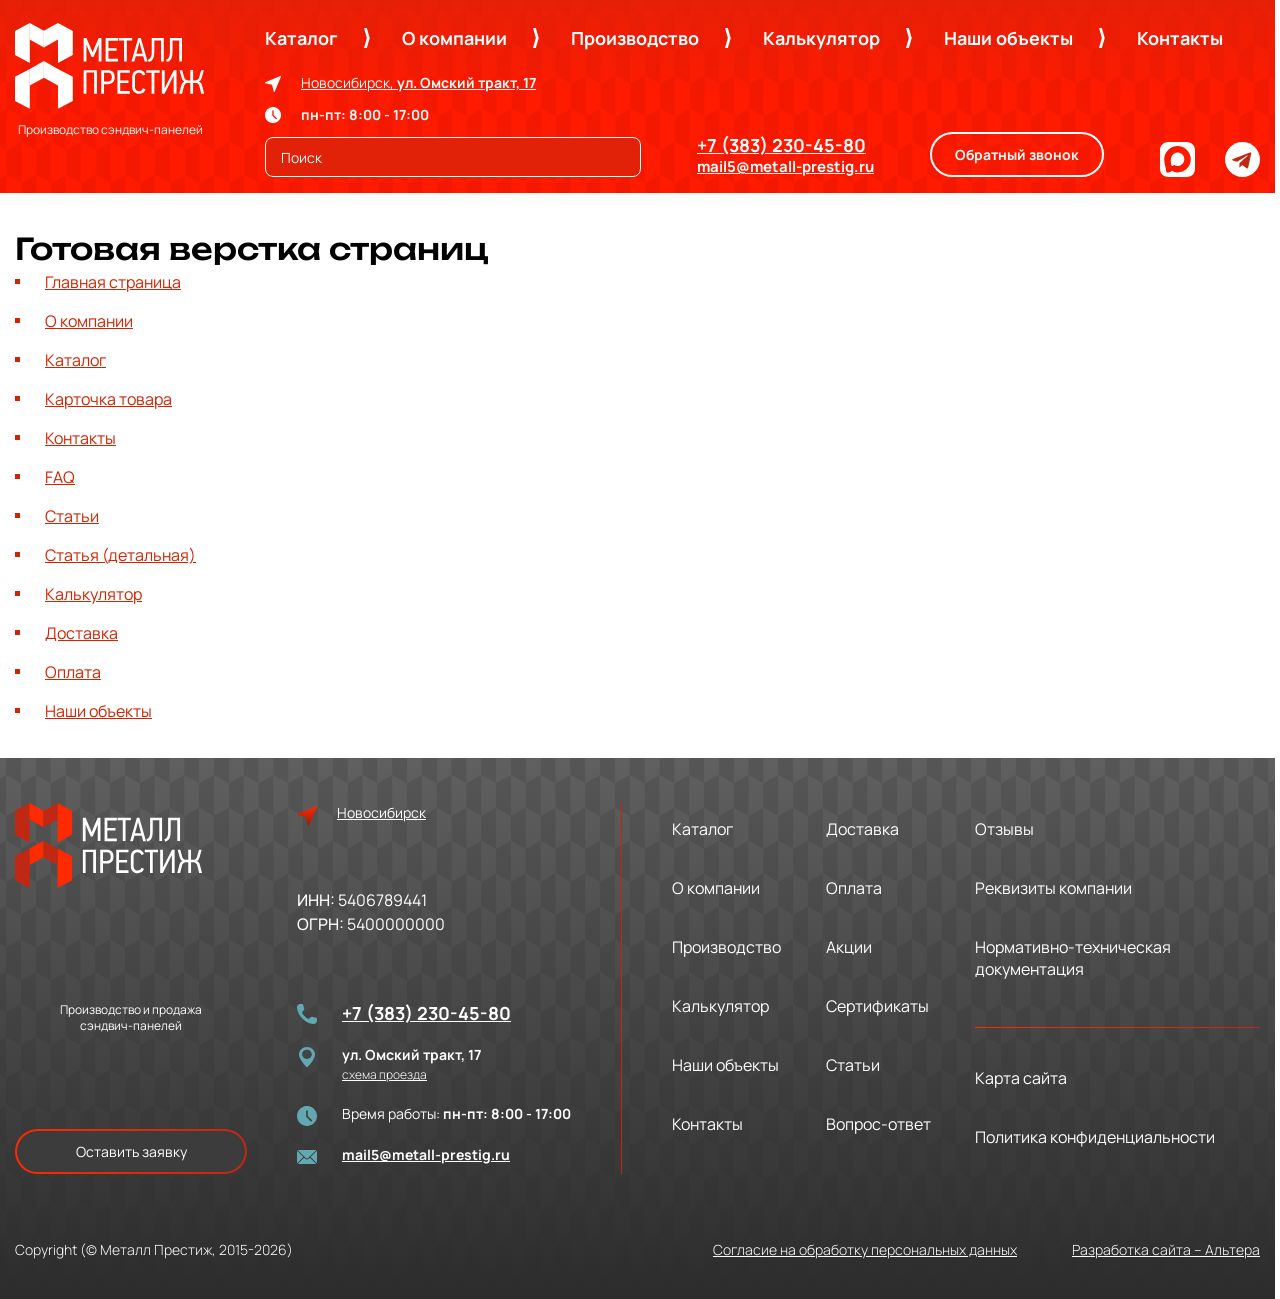
<file: index.html>
<!doctype html>
<html lang="ru">
	<head>
		<meta charset="UTF-8">
		<meta name="viewport" content="width=device-width, initial-scale=1.0">
		<title>Список страниц</title>
		<meta name="robots" content="noindex" />
		<link rel="stylesheet" href="./assets/css/swiper-bundle.min.css">
		<link rel="stylesheet" href="./assets/css/fancybox.css">
		<link rel="stylesheet" href="./assets/css/main.css">
		
	</head>
	<body>
		<header>
			<div class="container header">
				<div class="header__logo">
					<a href="/mprestig/index.html" class="logo"><img src="./assets/images/logo.svg" alt="Производство сэндвич-панелей"></a>
					<div class="header__slogan">Производство сэндвич-панелей</div>
					<div class="header__phone only-tablet"><a href="tel:+73832304580">+7 (383) 230-45-80</a></div>
				</div>
				<div class="header_burger only-tablet" id="burger">
					<input type="checkbox" id="burger-checkbox" class="burger-checkbox">
					<label class="burger" for="burger-checkbox"></label>
				</div>
				<div class="header__right">
					<div class="header__info">
						<nav>
							<ul>
								<li><a href="#">Каталог</a></li>
								<li><a href="#">О компании</a></li>
								<li><a href="#">Производство</a></li>
								<li><a href="#">Калькулятор</a></li>
								<li><a href="#">Наши объекты</a></li>
								<li><a href="#">Контакты</a></li>
							</ul>
						</nav>
					</div>
					<div class="header__content">
						<div class="header__block address-search">
							<div class="header__content-address city-open">
								Новосибирск, <b>ул. Омский тракт, 17</b>

								<div class="cities">
									<div class="cities__inner content-page">
										<ul>
											<li class="active"><a href="#">Новосибирск</a></li>
											<li><a href="#">Иркутск</a></li>
											<li><a href="#">Красноярск</a></li>
											<li><a href="#">Тюмень</a></li>
											<li><a href="#">Улан-Удэ</a></li>
											<li><a href="#">Воронеж</a></li>
											<li><a href="#">Саратов</a></li>
											<li><a href="#">Санкт-Петербург</a></li>
											<li><a href="#">Иваново</a></li>
											<li><a href="#">Челябинск</a></li>
										</ul>
									</div>
								</div>
							</div>
							<div class="header__content-time">
								пн-пт: 8:00 - 17:00
							</div>
							<div class="header__content-search">
								<input type="search" value="Поиск" placeholder="Поиск" name="header__search">
							</div>
						</div>
						<div class="header__block">
							<div class="header__content-phone">
								<a href="tel:+73832304580">+7 (383) 230-45-80</a>
							</div>
							<div class="header__content-email">
								<a href="mailto:mail5@metall-prestig.ru">mail5@metall-prestig.ru</a>
							</div>
						</div>
						<div class="header__block">
							<div class="header__content-button">
								<a href="#" class="btn --white">Обратный звонок</a>
							</div>
						</div>
						<div class="header__content-socail">
							<a href="#"><img src="./assets/images/icons/icon_max.svg" alt="MAX"></a>
							<a href="#"><img src="./assets/images/icons/icon_tg.svg" alt="TG"></a>
						</div>
					</div>
				</div>
			</div>
		</header>
		<main>
			<div class="section container content-page">
				<h1>Готовая верстка страниц</h1>
				<ul>
					<li><a href="/mprestig/front-page.html">Главная страница</a></li>
					<li><a href="/mprestig/about.html">О компании</a></li>
					<li><a href="/mprestig/catalog.html">Каталог</a></li>
					<li><a href="/mprestig/card.html">Карточка товара</a></li>
					<li><a href="/mprestig/contacts.html">Контакты</a></li>
					<li><a href="/mprestig/faq.html">FAQ</a></li>
					<li><a href="/mprestig/articles.html">Статьи</a></li>
					<li><a href="/mprestig/article.html">Статья (детальная)</a></li>
					<li><a href="https://metall-prestig-spb.ru/test/">Калькулятор</a></li>
					<li><a href="/mprestig/delivery.html">Доставка</a></li>
					<li><a href="/mprestig/pay.html">Оплата</a></li>
					<li><a href="/mprestig/objects.html">Наши объекты</a></li>
				</ul>
			</div>
		</main>
		<footer>
			<div class="container footer">
				<div class="footer__logo">
					<a href="/"><img src="./assets/images/logo__footer.svg" alt="Производство сэндвич-панелей"></a>
				</div>
				<div class="footer__info">
					<div class="footer__slogan">Производство и продажа <br>сэндвич-панелей</div>
					<div class="footer__btn"><a href="#" class="btn --grey">Оставить заявку</a></div>
				</div>
				<div class="footer__city city-open">
					Новосибирск

					<div class="cities">
						<div class="cities__inner content-page">
							<ul>
								<li class="active"><a href="#">Новосибирск</a></li>
								<li><a href="#">Иркутск</a></li>
								<li><a href="#">Красноярск</a></li>
								<li><a href="#">Тюмень</a></li>
								<li><a href="#">Улан-Удэ</a></li>
								<li><a href="#">Воронеж</a></li>
								<li><a href="#">Саратов</a></li>
								<li><a href="#">Санкт-Петербург</a></li>
								<li><a href="#">Иваново</a></li>
								<li><a href="#">Челябинск</a></li>
							</ul>
						</div>
					</div>
				</div>
				<div class="footer__details">
					<p><b>ИНН:</b> 5406789441</p>
					<p><b>ОГРН:</b> 5400000000</p>
				</div>
				<div class="footer__contacts contacts">
					<div class="contacts__phone footer__phone">
						<a href="tel:+73832304580">+7 (383) 230-45-80</a>
					</div>
					<div class="contacts__address footer__address">
						<p>ул. Омский тракт, 17</p>
						<p><a href="#">схема проезда</a></p>
					</div>
					<div class="contacts__time footer__time">
						Время работы: <b>пн-пт: 8:00 - 17:00</b>
					</div>
					<div class="contacts__email footer__email">
						<a href="mailto:mail5@metall-prestig.ru">mail5@metall-prestig.ru</a>
					</div>
				</div>
				<div class="footer__menu">
					<ul class="menu-1 only-desktop">
						<li><a href="#">Каталог</a></li>
						<li><a href="#">О компании</a></li>
						<li><a href="#">Производство</a></li>
						<li><a href="#">Калькулятор</a></li>
						<li><a href="#">Наши объекты</a></li>
						<li><a href="#">Контакты</a></li>
					</ul>
					<ul class="menu-2 only-desktop">
						<li><a href="#">Доставка</a></li>
						<li><a href="#">Оплата</a></li>
						<li><a href="#">Акции</a></li>
						<li><a href="#">Сертификаты</a></li>
						<li><a href="#">Статьи</a></li>
						<li><a href="#">Вопрос-ответ</a></li>
					</ul>
					<ul class="menu-3 only-desktop">
						<li><a href="#">Отзывы</a></li>
						<li><a href="#">Реквизиты компании</a></li>
						<li><a href="#">Нормативно-техническая документация</a></li>
					</ul>
					<ul class="menu-4">
						<li><a href="#">Карта сайта</a></li>
						<li><a href="#">Политика конфиденциальности</a></li>
					</ul>
				</div>
				<div class="footer__copyright">
					Copyright (© Металл Престиж, 2015-2026)
				</div>
				<div class="footer__links">
					<a href="#">Согласие на обработку персональных данных</a>
					<a href="#">Разработка сайта – Альтера</a>
				</div>
			</div>
		</footer>
		<div class="mobile-burger">
			<div class="mobile-burger__inner">
				<div class="close"></div>
					<div class="mobile-burger__top">
						<div class="mobile-burger__logo">
							<img src="./assets/images/logo__mobile.svg" alt="Производство сэндвич-панелей">
						</div>
						<div class="mobile-burger__city city-open">
							Новосибирск

							<div class="cities">
								<div class="cities__inner content-page">
									<ul>
										<li class="active"><a href="#">Новосибирск</a></li>
										<li><a href="#">Иркутск</a></li>
										<li><a href="#">Красноярск</a></li>
										<li><a href="#">Тюмень</a></li>
										<li><a href="#">Улан-Удэ</a></li>
										<li><a href="#">Воронеж</a></li>
										<li><a href="#">Саратов</a></li>
										<li><a href="#">Санкт-Петербург</a></li>
										<li><a href="#">Иваново</a></li>
										<li><a href="#">Челябинск</a></li>
									</ul>
								</div>
							</div>
						</div>
						<div class="mobile-burger__button">
							<a href="#" class="btn">Обратный звонок</a>
						</div>
						<div class="mobile-burger__social">
							<a href="#"><img src="./assets/images/icons/max.svg" alt="MAX"></a>
							<a href="#"><img src="./assets/images/icons/tg.svg" alt="TG"></a>
						</div>
						<div class="mobile-burger__search">
							<form>
								<div class="form-field">
									<label><input type="search" value="Поиск"></label>
								</div>
								<button class="search">Поиск</button>
							</form>
						</div>
					</div>
					<div class="mobile-burger__menu">
						<ul>
							<li><a href="#">Каталог</a></li>
							<li><a href="#">О компании</a></li>
							<li><a href="#">Производство</a></li>
							<li><a href="#">Калькулятор</a></li>
							<li><a href="#">Наши объекты</a></li>
							<li><a href="#">Контакты</a></li>
						</ul>
					</div>
					<div class="mobile-burger__contacts contacts">
						<div class="contacts__phone">
							<a href="tel:+73832304580">+7 (383) 230-45-80</a>
						</div>
						<div class="contacts__email">
							<a href="mailto:mail5@metall-prestig.ru">mail5@metall-prestig.ru</a>
						</div>
						<div class="contacts__address">
							<p>ул. Омский тракт, 17</p>
							<p><a href="#">схема проезда</a></p>
						</div>
						<div class="contacts__time">
							Время работы: <b>пн-пт: 8:00 - 17:00</b>
						</div>
					</div>
			</div>
		</div>
		<div class="overlay"></div>
		<script src="./assets/js/swiper-bundle.min.js"></script>
		<script src="./assets/js/fancybox.umd.js"></script>
		<script src="./assets/js/main.js"></script>
	</body>
</html>
</file>
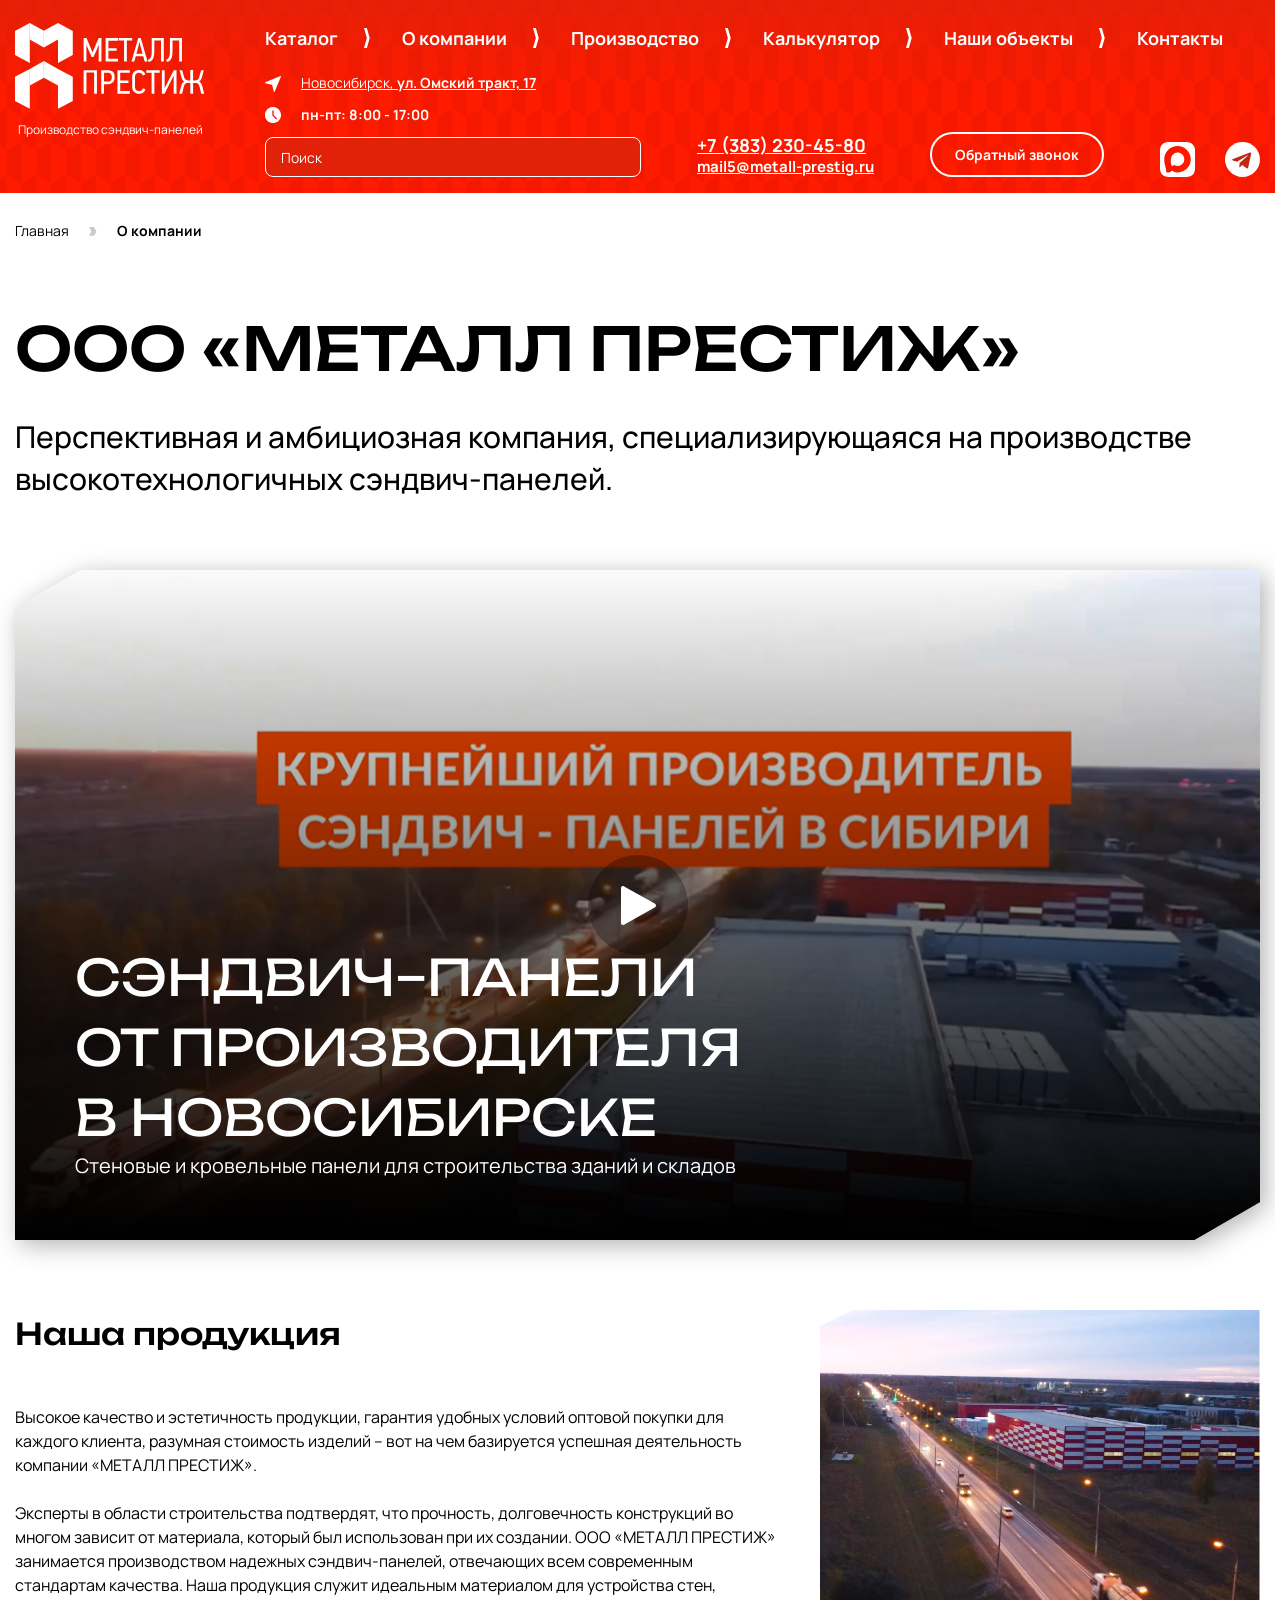
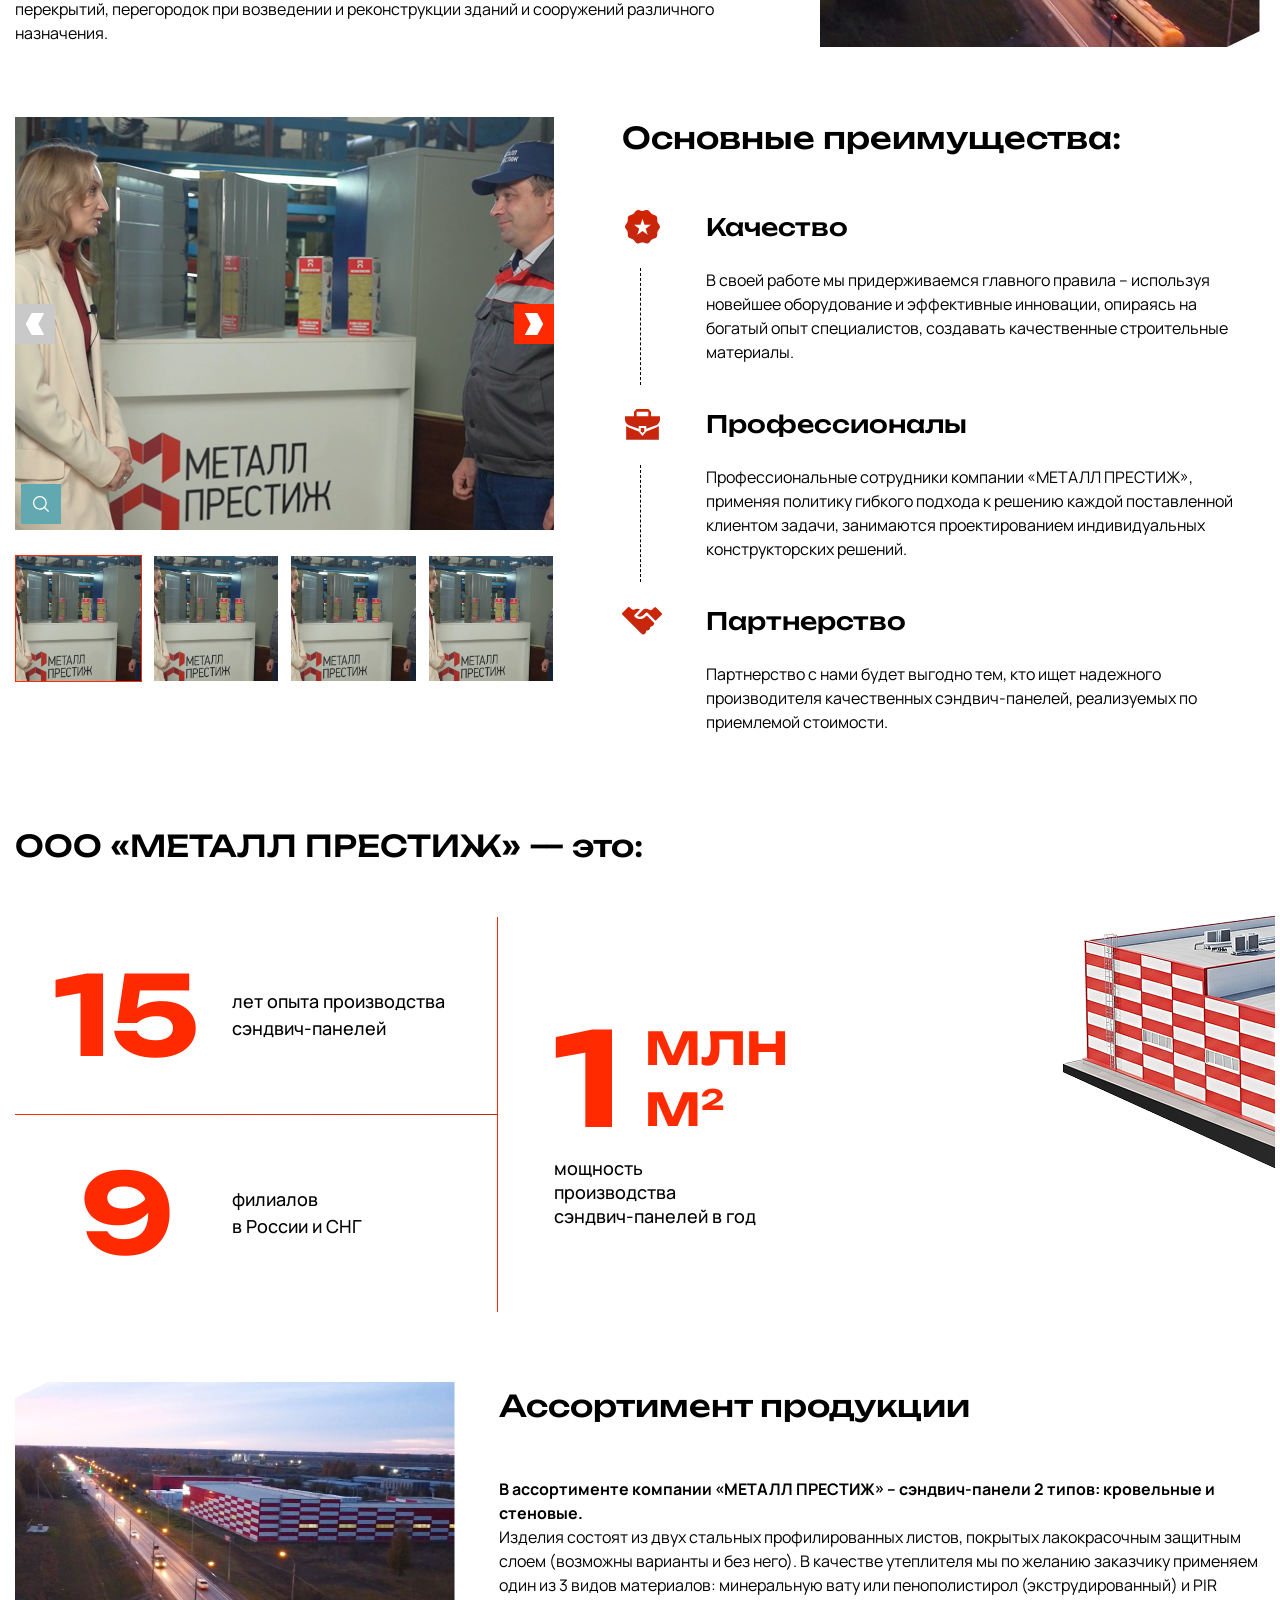
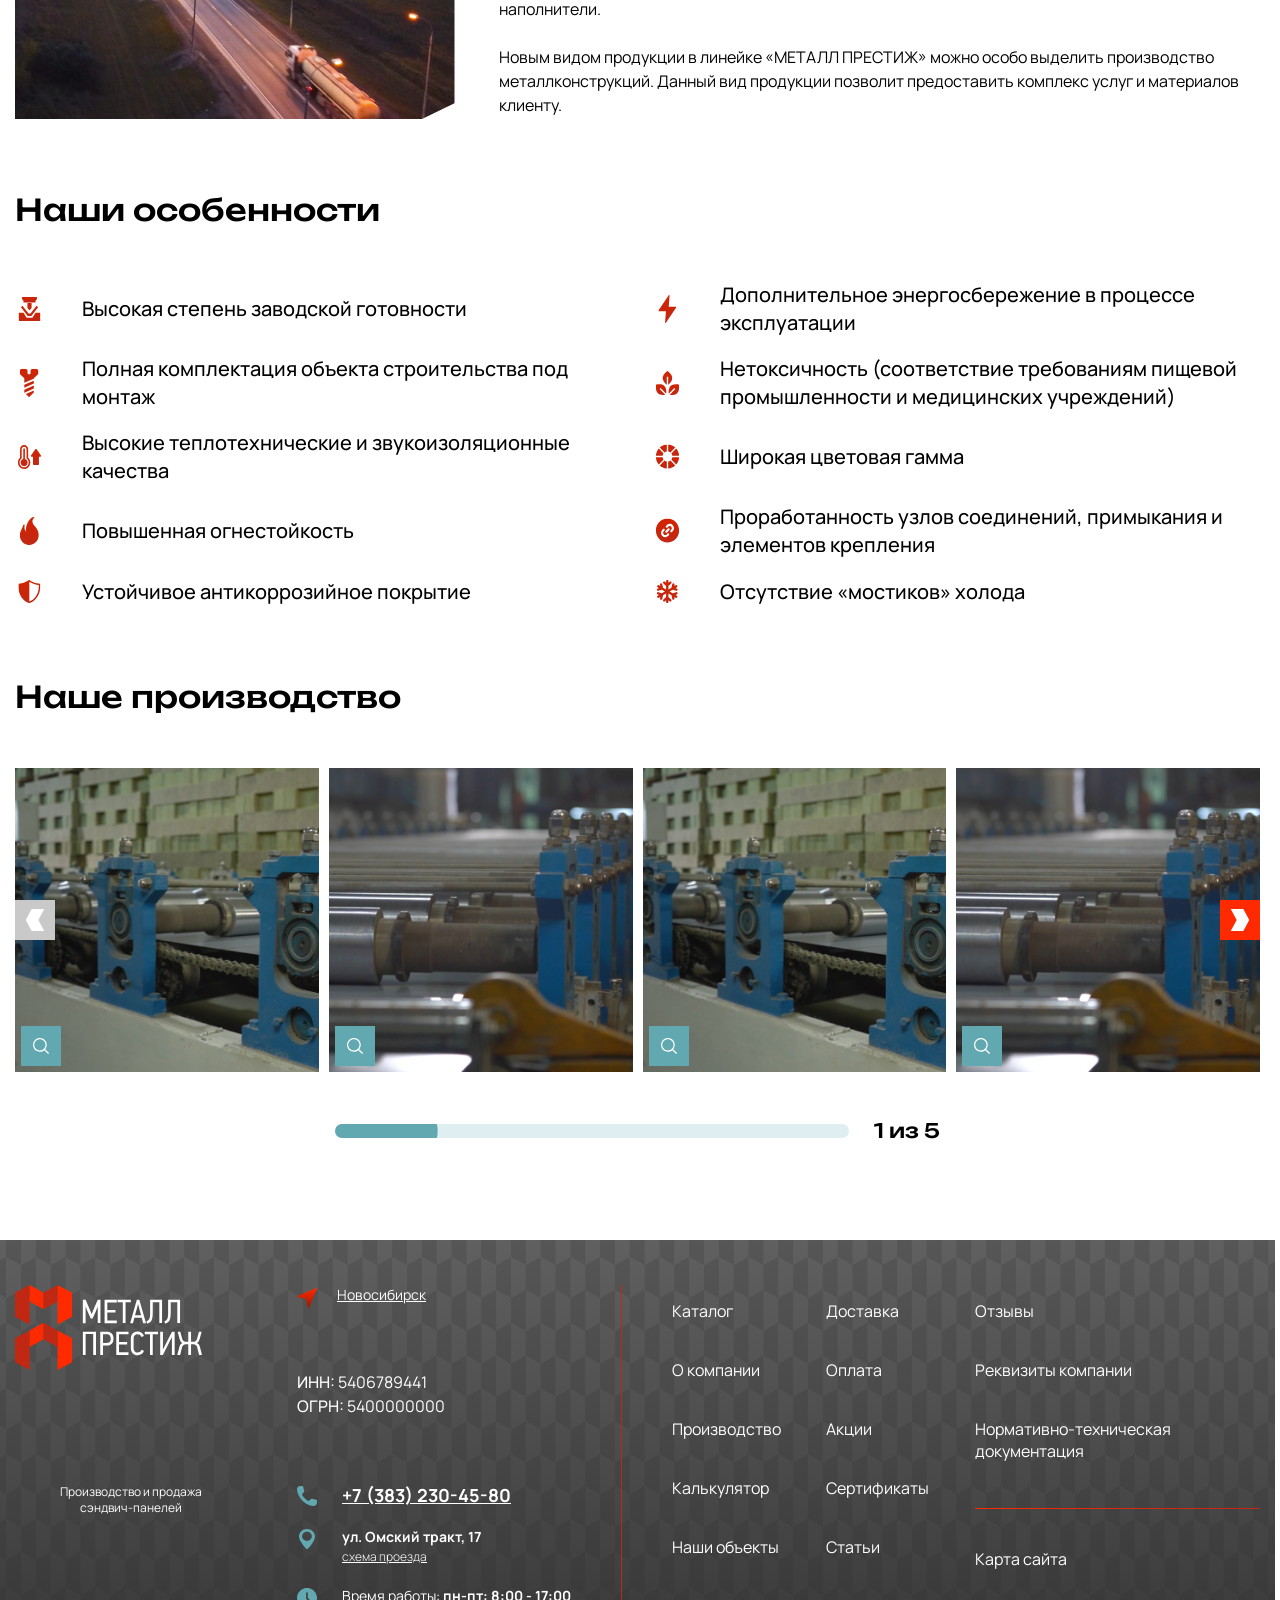
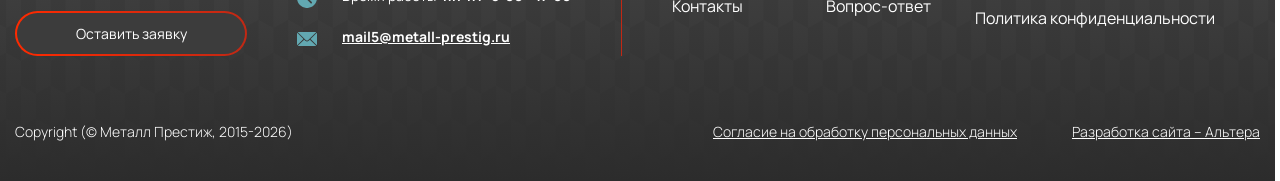
<file: about.html>
<!doctype html>
<html lang="ru">
	<head>
		<meta charset="UTF-8">
		<meta name="viewport" content="width=device-width, initial-scale=1.0">
		<title>О компании</title>
		<meta name="robots" content="noindex" />
		<link rel="stylesheet" href="./assets/css/swiper-bundle.min.css">
		<link rel="stylesheet" href="./assets/css/fancybox.css">
		<link rel="stylesheet" href="./assets/css/main.css">
		
	</head>
	<body>
		<header>
			<div class="container header">
				<div class="header__logo">
					<a href="/mprestig/index.html" class="logo"><img src="./assets/images/logo.svg" alt="Производство сэндвич-панелей"></a>
					<div class="header__slogan">Производство сэндвич-панелей</div>
					<div class="header__phone only-tablet"><a href="tel:+73832304580">+7 (383) 230-45-80</a></div>
				</div>
				<div class="header_burger only-tablet" id="burger">
					<input type="checkbox" id="burger-checkbox" class="burger-checkbox">
					<label class="burger" for="burger-checkbox"></label>
				</div>
				<div class="header__right">
					<div class="header__info">
						<nav>
							<ul>
								<li><a href="#">Каталог</a></li>
								<li><a href="#">О компании</a></li>
								<li><a href="#">Производство</a></li>
								<li><a href="#">Калькулятор</a></li>
								<li><a href="#">Наши объекты</a></li>
								<li><a href="#">Контакты</a></li>
							</ul>
						</nav>
					</div>
					<div class="header__content">
						<div class="header__block address-search">
							<div class="header__content-address city-open">
								Новосибирск, <b>ул. Омский тракт, 17</b>

								<div class="cities">
									<div class="cities__inner content-page">
										<ul>
											<li class="active"><a href="#">Новосибирск</a></li>
											<li><a href="#">Иркутск</a></li>
											<li><a href="#">Красноярск</a></li>
											<li><a href="#">Тюмень</a></li>
											<li><a href="#">Улан-Удэ</a></li>
											<li><a href="#">Воронеж</a></li>
											<li><a href="#">Саратов</a></li>
											<li><a href="#">Санкт-Петербург</a></li>
											<li><a href="#">Иваново</a></li>
											<li><a href="#">Челябинск</a></li>
										</ul>
									</div>
								</div>
							</div>
							<div class="header__content-time">
								пн-пт: 8:00 - 17:00
							</div>
							<div class="header__content-search">
								<input type="search" value="Поиск" placeholder="Поиск" name="header__search">
							</div>
						</div>
						<div class="header__block">
							<div class="header__content-phone">
								<a href="tel:+73832304580">+7 (383) 230-45-80</a>
							</div>
							<div class="header__content-email">
								<a href="mailto:mail5@metall-prestig.ru">mail5@metall-prestig.ru</a>
							</div>
						</div>
						<div class="header__block">
							<div class="header__content-button">
								<a href="#" class="btn --white">Обратный звонок</a>
							</div>
						</div>
						<div class="header__content-socail">
							<a href="#"><img src="./assets/images/icons/icon_max.svg" alt="MAX"></a>
							<a href="#"><img src="./assets/images/icons/icon_tg.svg" alt="TG"></a>
						</div>
					</div>
				</div>
			</div>
		</header>
		<main>
			<section class="section container breadcrumbs">
				<div class="breadcrumbs__item">
					<a href="/" data-fragment="breacrumb-home">
					<span property="name">Главная</span>
					</a>
					<meta property="position" content="1">
				</div>
				<div class="breadcrumbs__item active">
					<span property="name">О компании</span>
					<meta property="position" content="2">
				</div>
			</section>
			<section class="section container page">
				<h1>ООО «МЕТАЛЛ ПРЕСТИЖ»</h1>
				<div class="page__subtitle">
					Перспективная и амбициозная компания, специализирующаяся на производстве высокотехнологичных сэндвич-панелей.
				</div>
			</section>
			<div class="section container">
				<div class="banner">
					<div class="button-play"><img src="./assets/images/icons/btn_play.svg" alt="PLAY"></div>
					<div class="banner__inner clip-big">
						<div class="banner__inner-content">
							<div class="banner__inner-title">Сэндвич–панели <br>от производителя <br>в Новосибирске</div>
							<div class="banner__inner-description">
								Стеновые и кровельные панели для строительства зданий и складов
							</div>
						</div>
					</div>
					<div class="banner__video clip-big">
						<video loop="" muted="muted" id="banner-video" preload="none" poster="./assets/images/banner.png"> <source src="https://www.metall-prestig.ru/bitrix/images/video-shapka-metallprestiz.mp4" type="video/mp4"> </video>
					</div>
				</div>
			</div>
			<section class="section container textblock">
				<div class="textblock__text">
					<h2>
						Наша продукция
					</h2>
					<p>Высокое качество и эстетичность продукции, гарантия удобных условий оптовой покупки для каждого клиента, разумная стоимость изделий – вот на чем базируется успешная деятельность компании «МЕТАЛЛ ПРЕСТИЖ».</p>
					<p>Эксперты в области строительства подтвердят, что прочность, долговечность конструкций во многом зависит от материала, который был использован при их создании. ООО «МЕТАЛЛ ПРЕСТИЖ» занимается производством надежных сэндвич-панелей, отвечающих всем современным стандартам качества. Наша продукция служит идеальным материалом для устройства стен, перекрытий, перегородок при возведении и реконструкции зданий и сооружений различного назначения.</p>
				</div>
				<div class="textblock__img clip-small">
					<img src="./assets/images/our-production.png" alt="Наша продукция">
				</div>
			</section>
			<section class="section container gallery-advantages">
				<div class="gallery-thumb">
					<div class="gallery-thumb__top">
						<div class="swiper-container gallery-slider">
							<div class="swiper-wrapper">
								<div class="swiper-slide">
									<div class="slide-content">
										<a href="./assets/images/gallery-1.png" data-fancybox><img src="./assets/images/gallery-1.png" alt="Галерея Фото 1"></a>
									</div>
								</div>
								<div class="swiper-slide">
									<div class="slide-content">
										<a href="./assets/images/gallery-1.png" data-fancybox><img src="./assets/images/gallery-1.png" alt="Галерея Фото 1"></a>
									</div>
								</div>
								<div class="swiper-slide">
									<div class="slide-content">
										<a href="./assets/images/gallery-1.png" data-fancybox><img src="./assets/images/gallery-1.png" alt="Галерея Фото 1"></a>
									</div>
								</div>
								<div class="swiper-slide">
									<div class="slide-content">
										<a href="./assets/images/gallery-1.png" data-fancybox><img src="./assets/images/gallery-1.png" alt="Галерея Фото 1"></a>
									</div>
								</div>
								<div class="swiper-slide">
									<div class="slide-content">
										<a href="./assets/images/gallery-1.png" data-fancybox><img src="./assets/images/gallery-1.png" alt="Галерея Фото 1"></a>
									</div>
								</div>
							</div>
						</div>
						<div class="gallery-thumb__nav slider__nav">
							<div class="slider__nav-item slider__prev">
								<svg width="40" height="40" viewBox="0 0 40 40" fill="none" xmlns="http://www.w3.org/2000/svg">
									<path d="M40 0H0V40H40V0Z" fill="#FF2A00"/>
									<path fill-rule="evenodd" clip-rule="evenodd" d="M23.3295 20L29.2486 9.01733H16.6705L10.7515 20L16.6705 30.9827H29.2486L23.3295 20Z" fill="white"/>
								</svg>
							</div>
							<div class="slider__nav-item slider__next">
								<svg width="40" height="40" viewBox="0 0 40 40" fill="none" xmlns="http://www.w3.org/2000/svg">
									<path d="M0 40L40 40L40 3.49691e-06L3.49691e-06 0L0 40Z" fill="#FF2A00"/>
									<path fill-rule="evenodd" clip-rule="evenodd" d="M16.6705 20L10.7514 30.9827L23.3295 30.9827L29.2485 20L23.3295 9.01735L10.7514 9.01735L16.6705 20Z" fill="white"/>
								</svg>
							</div>
						</div>
					</div>
					<div class="gallery-thumbs">
						<div class="gallery-thumbs__slider swiper-container">
							<div class="swiper-wrapper">
								<div class="swiper-slide">
									<img src="./assets/images/gallery-1.png" alt="Галерея Фото 1">
								</div>
								<div class="swiper-slide">
									<img src="./assets/images/gallery-1.png" alt="Галерея Фото 2">
								</div>
								<div class="swiper-slide">
									<img src="./assets/images/gallery-1.png" alt="Галерея Фото 3">
								</div>
								<div class="swiper-slide">
									<img src="./assets/images/gallery-1.png" alt="Галерея Фото 4">
								</div>
								<div class="swiper-slide">
									<img src="./assets/images/gallery-1.png" alt="Галерея Фото 5">
								</div>
							</div>
						</div>
					</div>
				</div>
				<div class="advantages">
					<h2>Основные преимущества:</h2>
					<div class="advantages__list">
						<div class="advantages__item">
							<div class="advantages__item-title">
								<div class="icon">
									<img src="./assets/images/icons/icon_quality.svg" alt="Качество">
								</div>
								Качество
							</div>
							<div class="advantages__item-text">
								В своей работе мы придерживаемся главного правила – используя новейшее оборудование и эффективные инновации, опираясь на богатый опыт специалистов, создавать качественные строительные материалы.
							</div>
						</div>
						<div class="advantages__item">
							<div class="advantages__item-title">
								<div class="icon">
									<img src="./assets/images/icons/icon_profi.svg" alt="Качество">
								</div>
								Профессионалы
							</div>
							<div class="advantages__item-text">
								Профессиональные сотрудники компании «МЕТАЛЛ ПРЕСТИЖ», применяя политику гибкого подхода к решению каждой поставленной клиентом задачи, занимаются проектированием индивидуальных конструкторских решений.
							</div>
						</div>
						<div class="advantages__item">
							<div class="advantages__item-title">
								<div class="icon">
									<img src="./assets/images/icons/icon_partners.svg" alt="Качество">
								</div>
								Партнерство
							</div>
							<div class="advantages__item-text">
								Партнерство с нами будет выгодно тем, кто ищет надежного производителя качественных сэндвич-панелей, реализуемых по приемлемой стоимости.
							</div>
						</div>
					</div>
				</div>
			</section>
			<div class="section features">
				<div class="container">
					<h2>ООО «МЕТАЛЛ ПРЕСТИЖ» — это:</h2>
					<div class="features__list">
						<div class="features__item">
							<div class="features__item-number">
								15
							</div>
							<div class="features__item-text">
								лет опыта производства <br>сэндвич-панелей
							</div>
						</div>
						<div class="features__item">
							<div class="features__item-number">
								<span>1</span>
								<span>млн <br>м<sup>2</sup></span>
							</div>
							<div class="features__item-text">
								мощность <br>производства <br>сэндвич-панелей в год
							</div>
						</div>
						<div class="features__item">
							<div class="features__item-number">
								9
							</div>
							<div class="features__item-text">
								филиалов <br>в России и СНГ
							</div>
						</div>
					</div>
				</div>
				<div class="features__img">
					<img src="./assets/images/features.png" alt="ООО МЕТАЛЛ ПРЕСТИЖ">
				</div>
			</div>
			<section class="section container textblock">
				<div class="textblock__img clip-small">
					<img src="./assets/images/our-production.png" alt="Наша продукция">
				</div>
				<div class="textblock__text">
					<h2>
						Ассортимент продукции
					</h2>
					<p><b>В ассортименте компании «МЕТАЛЛ ПРЕСТИЖ» – сэндвич-панели 2 типов: кровельные и стеновые.</b> <br>Изделия состоят из двух стальных профилированных листов, покрытых лакокрасочным защитным слоем (возможны варианты и без него). В качестве утеплителя мы по желанию заказчику применяем один из 3 видов материалов: минеральную вату или пенополистирол (экструдированный) и PIR наполнители.</p>
					<p>Новым видом продукции в линейке «МЕТАЛЛ ПРЕСТИЖ» можно особо выделить производство металлконструкций. Данный вид продукции позволит предоставить комплекс услуг и материалов клиенту.</p>
				</div>
			</section>
			<section class="section container advantages-list">
				<h2>Наши особенности</h2>
				<div class="advantages-list__items">
					<div class="advantages-list__elem">
						<div class="icon">
							<img src="./assets/images/icons/icon_product.svg" alt="Высокая степень заводской готовности">
						</div>
						<div class="text">
							Высокая степень заводской готовности
						</div>
					</div>
					<div class="advantages-list__elem">
						<div class="icon">
							<img src="./assets/images/icons/icon_energy.svg" alt="Дополнительное энергосбережение в процессе эксплуатации">
						</div>
						<div class="text">
							Дополнительное энергосбережение в процессе эксплуатации
						</div>
					</div>
					<div class="advantages-list__elem">
						<div class="icon">
							<img src="./assets/images/icons/icon_screw.svg" alt="Полная комплектация объекта строительства под монтаж">
						</div>
						<div class="text">
							Полная комплектация объекта строительства под монтаж
						</div>
					</div>
					<div class="advantages-list__elem">
						<div class="icon">
							<img src="./assets/images/icons/icon_eco.svg" alt="Нетоксичность (соответствие требованиям пищевой промышленности и медицинских учреждений)">
						</div>
						<div class="text">
							Нетоксичность (соответствие требованиям пищевой промышленности и медицинских учреждений)
						</div>
					</div>
					<div class="advantages-list__elem">
						<div class="icon">
							<img src="./assets/images/icons/icon_temp.svg" alt="Высокие теплотехнические и звукоизоляционные качества">
						</div>
						<div class="text">
							Высокие теплотехнические и звукоизоляционные качества
						</div>
					</div>
					<div class="advantages-list__elem">
						<div class="icon">
							<img src="./assets/images/icons/icon_colour.svg" alt="Широкая цветовая гамма">
						</div>
						<div class="text">
							Широкая цветовая гамма
						</div>
					</div>
					<div class="advantages-list__elem">
						<div class="icon">
							<img src="./assets/images/icons/icon_fire.svg" alt="Повышенная огнестойкость">
						</div>
						<div class="text">
							Повышенная огнестойкость
						</div>
					</div>
					<div class="advantages-list__elem">
						<div class="icon">
							<img src="./assets/images/icons/icon_chain.svg" alt="Проработанность узлов соединений, примыкания и элементов крепления">
						</div>
						<div class="text">
							Проработанность узлов соединений, примыкания и элементов крепления
						</div>
					</div>
					<div class="advantages-list__elem">
						<div class="icon">
							<img src="./assets/images/icons/icon_guarantee.svg" alt="Устойчивое антикоррозийное покрытие">
						</div>
						<div class="text">
							Устойчивое антикоррозийное покрытие
						</div>
					</div>
					<div class="advantages-list__elem">
						<div class="icon">
							<img src="./assets/images/icons/icon_cold.svg" alt="Отсутствие «мостиков» холода">
						</div>
						<div class="text">
							Отсутствие «мостиков» холода
						</div>
					</div>
				</div>
			</section>
			<section class="section container production">
				<h2>Наше производство</h2>
				<div class="production__gallery">
					<div class="gallery swiper">
						<div class="swiper-wrapper">
							<div class="swiper-slide">
								<div class="production__item">
									<a href="./assets/images/production-1.png" data-fancybox="gallery">
										<img src="./assets/images/production-1_thumb.png" alt="Галерея Фото 1">
										<span class="loupe"></span>
									</a>
								</div>
							</div>
							<div class="swiper-slide">
								<div class="production__item">
									<a href="./assets/images/production-2.png" data-fancybox="gallery">
										<img src="./assets/images/production-2_thumb.png" alt="Галерея Фото 2">
										<span class="loupe"></span>
									</a>
								</div>
							</div>
							<div class="swiper-slide">
								<div class="production__item">
									<a href="./assets/images/production-3.png" data-fancybox="gallery">
										<img src="./assets/images/production-3_thumb.png" alt="Галерея Фото 3">
										<span class="loupe"></span>
									</a>
								</div>
							</div>
							<div class="swiper-slide">
								<div class="production__item">
									<a href="./assets/images/production-4.png" data-fancybox="gallery">
										<img src="./assets/images/production-4_thumb.png" alt="Галерея Фото 4">
										<span class="loupe"></span>
									</a>
								</div>
							</div>
							<div class="swiper-slide">
								<div class="production__item">
									<a href="./assets/images/production-1.png" data-fancybox="gallery">
										<img src="./assets/images/production-1_thumb.png" alt="Галерея Фото 1">
										<span class="loupe"></span>
									</a>
								</div>
							</div>
							<div class="swiper-slide">
								<div class="production__item">
									<a href="./assets/images/production-2.png" data-fancybox="gallery">
										<img src="./assets/images/production-2_thumb.png" alt="Галерея Фото 2">
										<span class="loupe"></span>
									</a>
								</div>
							</div>
							<div class="swiper-slide">
								<div class="production__item">
									<a href="./assets/images/production-3.png" data-fancybox="gallery">
										<img src="./assets/images/production-3_thumb.png" alt="Галерея Фото 3">
										<span class="loupe"></span>
									</a>
								</div>
							</div>
							<div class="swiper-slide">
								<div class="production__item">
									<a href="./assets/images/production-4.png" data-fancybox="gallery">
										<img src="./assets/images/production-4_thumb.png" alt="Галерея Фото 4">
										<span class="loupe"></span>
									</a>
								</div>
							</div>
						</div>
					</div>
					<div class="gallery__nav slider__nav">
						<div class="slider__nav-item slider__prev">
							<svg width="40" height="40" viewBox="0 0 40 40" fill="none" xmlns="http://www.w3.org/2000/svg">
								<path d="M40 0H0V40H40V0Z" fill="#FF2A00"/>
								<path fill-rule="evenodd" clip-rule="evenodd" d="M23.3295 20L29.2486 9.01733H16.6705L10.7515 20L16.6705 30.9827H29.2486L23.3295 20Z" fill="white"/>
							</svg>
						</div>
						<div class="slider__nav-item slider__next">
							<svg width="40" height="40" viewBox="0 0 40 40" fill="none" xmlns="http://www.w3.org/2000/svg">
								<path d="M0 40L40 40L40 3.49691e-06L3.49691e-06 0L0 40Z" fill="#FF2A00"/>
								<path fill-rule="evenodd" clip-rule="evenodd" d="M16.6705 20L10.7514 30.9827L23.3295 30.9827L29.2485 20L23.3295 9.01735L10.7514 9.01735L16.6705 20Z" fill="white"/>
							</svg>
						</div>
					</div>
				</div>
				<div class="gallery__pagination">
					<div class="mobile__navigation gallery__nav">
						<div class="slider__nav-item slider__prev">
							<svg width="40" height="40" viewBox="0 0 40 40" fill="none" xmlns="http://www.w3.org/2000/svg">
								<path d="M40 0H0V40H40V0Z" fill="#FF2A00"/>
								<path fill-rule="evenodd" clip-rule="evenodd" d="M23.3295 20L29.2486 9.01733H16.6705L10.7515 20L16.6705 30.9827H29.2486L23.3295 20Z" fill="white"/>
							</svg>
						</div>
						<div class="slider-pagination"></div>
						<div class="slider__nav-item slider__next">
							<svg width="40" height="40" viewBox="0 0 40 40" fill="none" xmlns="http://www.w3.org/2000/svg">
								<path d="M0 40L40 40L40 3.49691e-06L3.49691e-06 0L0 40Z" fill="#FF2A00"/>
								<path fill-rule="evenodd" clip-rule="evenodd" d="M16.6705 20L10.7514 30.9827L23.3295 30.9827L29.2485 20L23.3295 9.01735L10.7514 9.01735L16.6705 20Z" fill="white"/>
							</svg>
						</div>
					</div>
					<div class="slider-counter"></div>
				</div>
			</section>
		</main>
		<footer>
			<div class="container footer">
				<div class="footer__logo">
					<a href="/"><img src="./assets/images/logo__footer.svg" alt="Производство сэндвич-панелей"></a>
				</div>
				<div class="footer__info">
					<div class="footer__slogan">Производство и продажа <br>сэндвич-панелей</div>
					<div class="footer__btn"><a href="#" class="btn --grey">Оставить заявку</a></div>
				</div>
				<div class="footer__city city-open">
					Новосибирск

					<div class="cities">
						<div class="cities__inner content-page">
							<ul>
								<li class="active"><a href="#">Новосибирск</a></li>
								<li><a href="#">Иркутск</a></li>
								<li><a href="#">Красноярск</a></li>
								<li><a href="#">Тюмень</a></li>
								<li><a href="#">Улан-Удэ</a></li>
								<li><a href="#">Воронеж</a></li>
								<li><a href="#">Саратов</a></li>
								<li><a href="#">Санкт-Петербург</a></li>
								<li><a href="#">Иваново</a></li>
								<li><a href="#">Челябинск</a></li>
							</ul>
						</div>
					</div>
				</div>
				<div class="footer__details">
					<p><b>ИНН:</b> 5406789441</p>
					<p><b>ОГРН:</b> 5400000000</p>
				</div>
				<div class="footer__contacts contacts">
					<div class="contacts__phone footer__phone">
						<a href="tel:+73832304580">+7 (383) 230-45-80</a>
					</div>
					<div class="contacts__address footer__address">
						<p>ул. Омский тракт, 17</p>
						<p><a href="#">схема проезда</a></p>
					</div>
					<div class="contacts__time footer__time">
						Время работы: <b>пн-пт: 8:00 - 17:00</b>
					</div>
					<div class="contacts__email footer__email">
						<a href="mailto:mail5@metall-prestig.ru">mail5@metall-prestig.ru</a>
					</div>
				</div>
				<div class="footer__menu">
					<ul class="menu-1 only-desktop">
						<li><a href="#">Каталог</a></li>
						<li><a href="#">О компании</a></li>
						<li><a href="#">Производство</a></li>
						<li><a href="#">Калькулятор</a></li>
						<li><a href="#">Наши объекты</a></li>
						<li><a href="#">Контакты</a></li>
					</ul>
					<ul class="menu-2 only-desktop">
						<li><a href="#">Доставка</a></li>
						<li><a href="#">Оплата</a></li>
						<li><a href="#">Акции</a></li>
						<li><a href="#">Сертификаты</a></li>
						<li><a href="#">Статьи</a></li>
						<li><a href="#">Вопрос-ответ</a></li>
					</ul>
					<ul class="menu-3 only-desktop">
						<li><a href="#">Отзывы</a></li>
						<li><a href="#">Реквизиты компании</a></li>
						<li><a href="#">Нормативно-техническая документация</a></li>
					</ul>
					<ul class="menu-4">
						<li><a href="#">Карта сайта</a></li>
						<li><a href="#">Политика конфиденциальности</a></li>
					</ul>
				</div>
				<div class="footer__copyright">
					Copyright (© Металл Престиж, 2015-2026)
				</div>
				<div class="footer__links">
					<a href="#">Согласие на обработку персональных данных</a>
					<a href="#">Разработка сайта – Альтера</a>
				</div>
			</div>
		</footer>
		<div class="mobile-burger">
			<div class="mobile-burger__inner">
				<div class="close"></div>
					<div class="mobile-burger__top">
						<div class="mobile-burger__logo">
							<img src="./assets/images/logo__mobile.svg" alt="Производство сэндвич-панелей">
						</div>
						<div class="mobile-burger__city city-open">
							Новосибирск

							<div class="cities">
								<div class="cities__inner content-page">
									<ul>
										<li class="active"><a href="#">Новосибирск</a></li>
										<li><a href="#">Иркутск</a></li>
										<li><a href="#">Красноярск</a></li>
										<li><a href="#">Тюмень</a></li>
										<li><a href="#">Улан-Удэ</a></li>
										<li><a href="#">Воронеж</a></li>
										<li><a href="#">Саратов</a></li>
										<li><a href="#">Санкт-Петербург</a></li>
										<li><a href="#">Иваново</a></li>
										<li><a href="#">Челябинск</a></li>
									</ul>
								</div>
							</div>
						</div>
						<div class="mobile-burger__button">
							<a href="#" class="btn">Обратный звонок</a>
						</div>
						<div class="mobile-burger__social">
							<a href="#"><img src="./assets/images/icons/max.svg" alt="MAX"></a>
							<a href="#"><img src="./assets/images/icons/tg.svg" alt="TG"></a>
						</div>
						<div class="mobile-burger__search">
							<form>
								<div class="form-field">
									<label><input type="search" value="Поиск"></label>
								</div>
								<button class="search">Поиск</button>
							</form>
						</div>
					</div>
					<div class="mobile-burger__menu">
						<ul>
							<li><a href="#">Каталог</a></li>
							<li><a href="#">О компании</a></li>
							<li><a href="#">Производство</a></li>
							<li><a href="#">Калькулятор</a></li>
							<li><a href="#">Наши объекты</a></li>
							<li><a href="#">Контакты</a></li>
						</ul>
					</div>
					<div class="mobile-burger__contacts contacts">
						<div class="contacts__phone">
							<a href="tel:+73832304580">+7 (383) 230-45-80</a>
						</div>
						<div class="contacts__email">
							<a href="mailto:mail5@metall-prestig.ru">mail5@metall-prestig.ru</a>
						</div>
						<div class="contacts__address">
							<p>ул. Омский тракт, 17</p>
							<p><a href="#">схема проезда</a></p>
						</div>
						<div class="contacts__time">
							Время работы: <b>пн-пт: 8:00 - 17:00</b>
						</div>
					</div>
			</div>
		</div>
		<div class="overlay"></div>
		<script src="./assets/js/swiper-bundle.min.js"></script>
		<script src="./assets/js/fancybox.umd.js"></script>
		<script src="./assets/js/main.js"></script>
	</body>
</html>
</file>
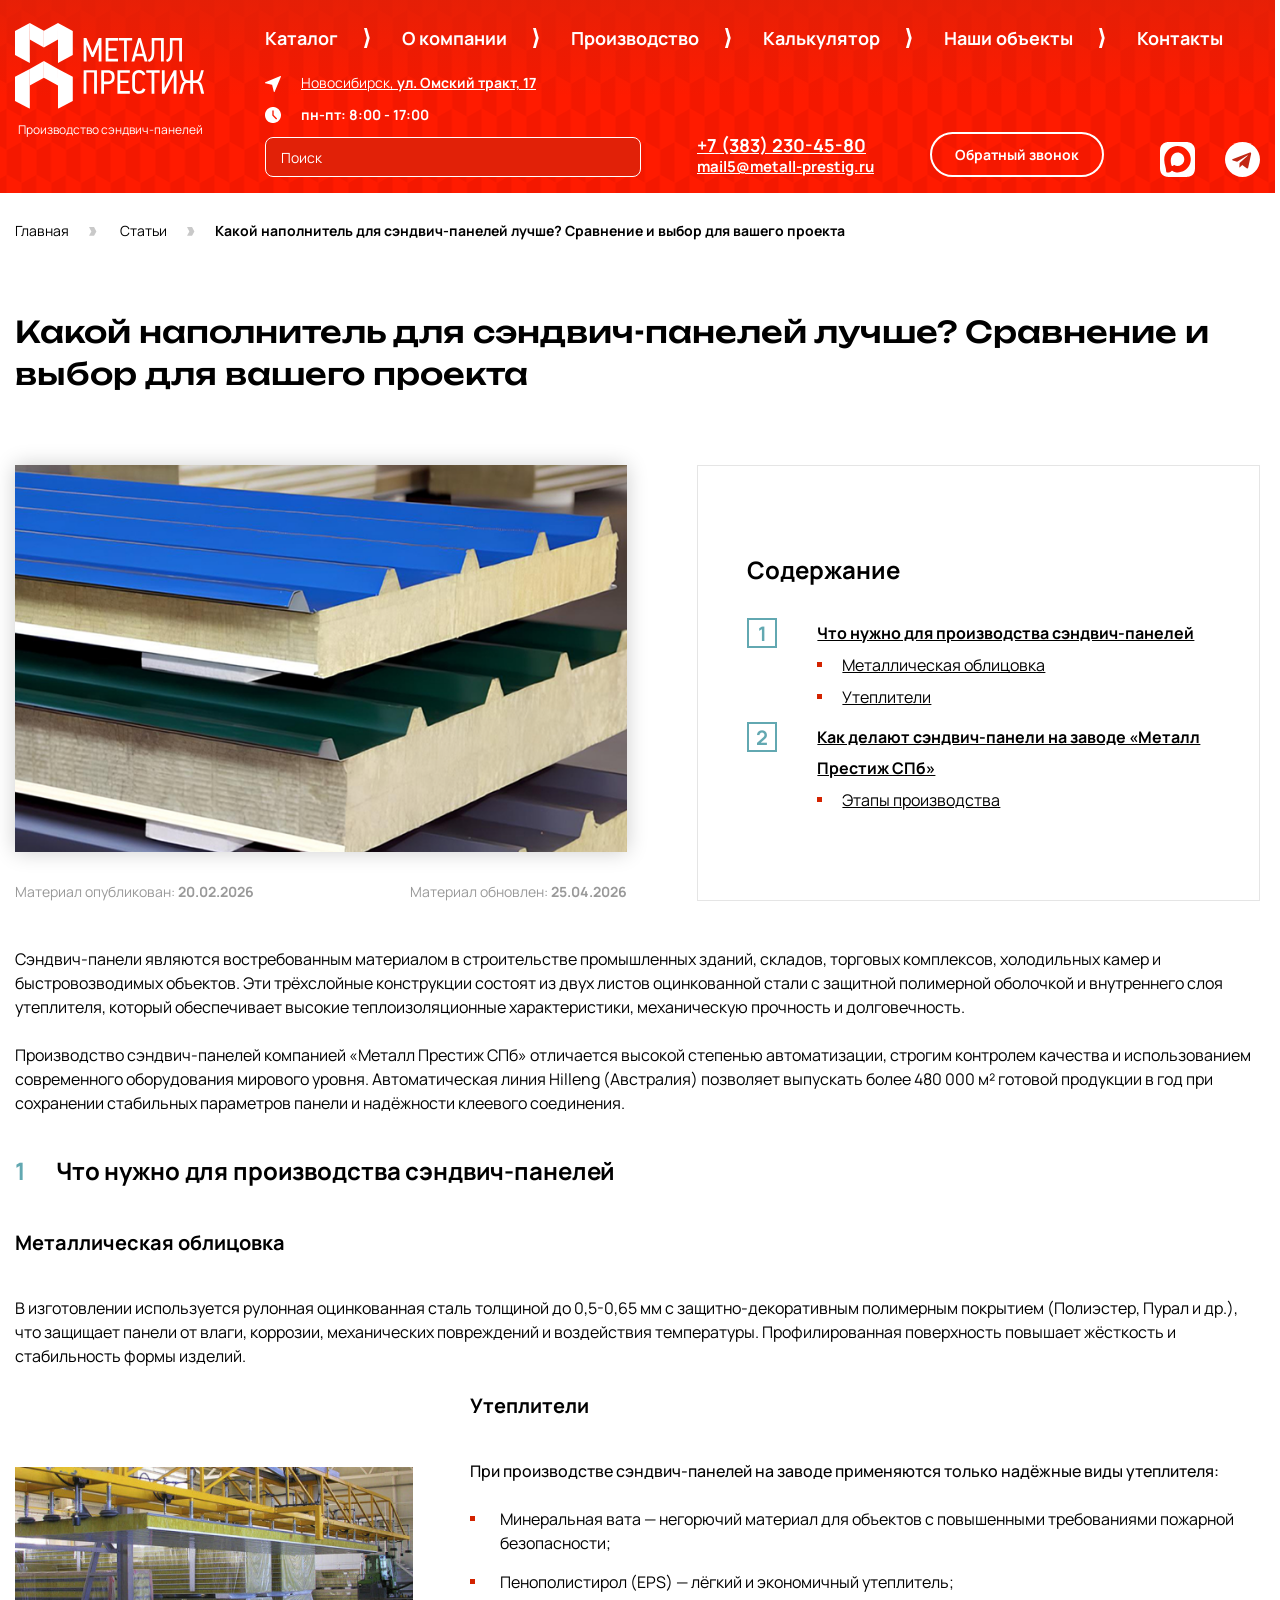
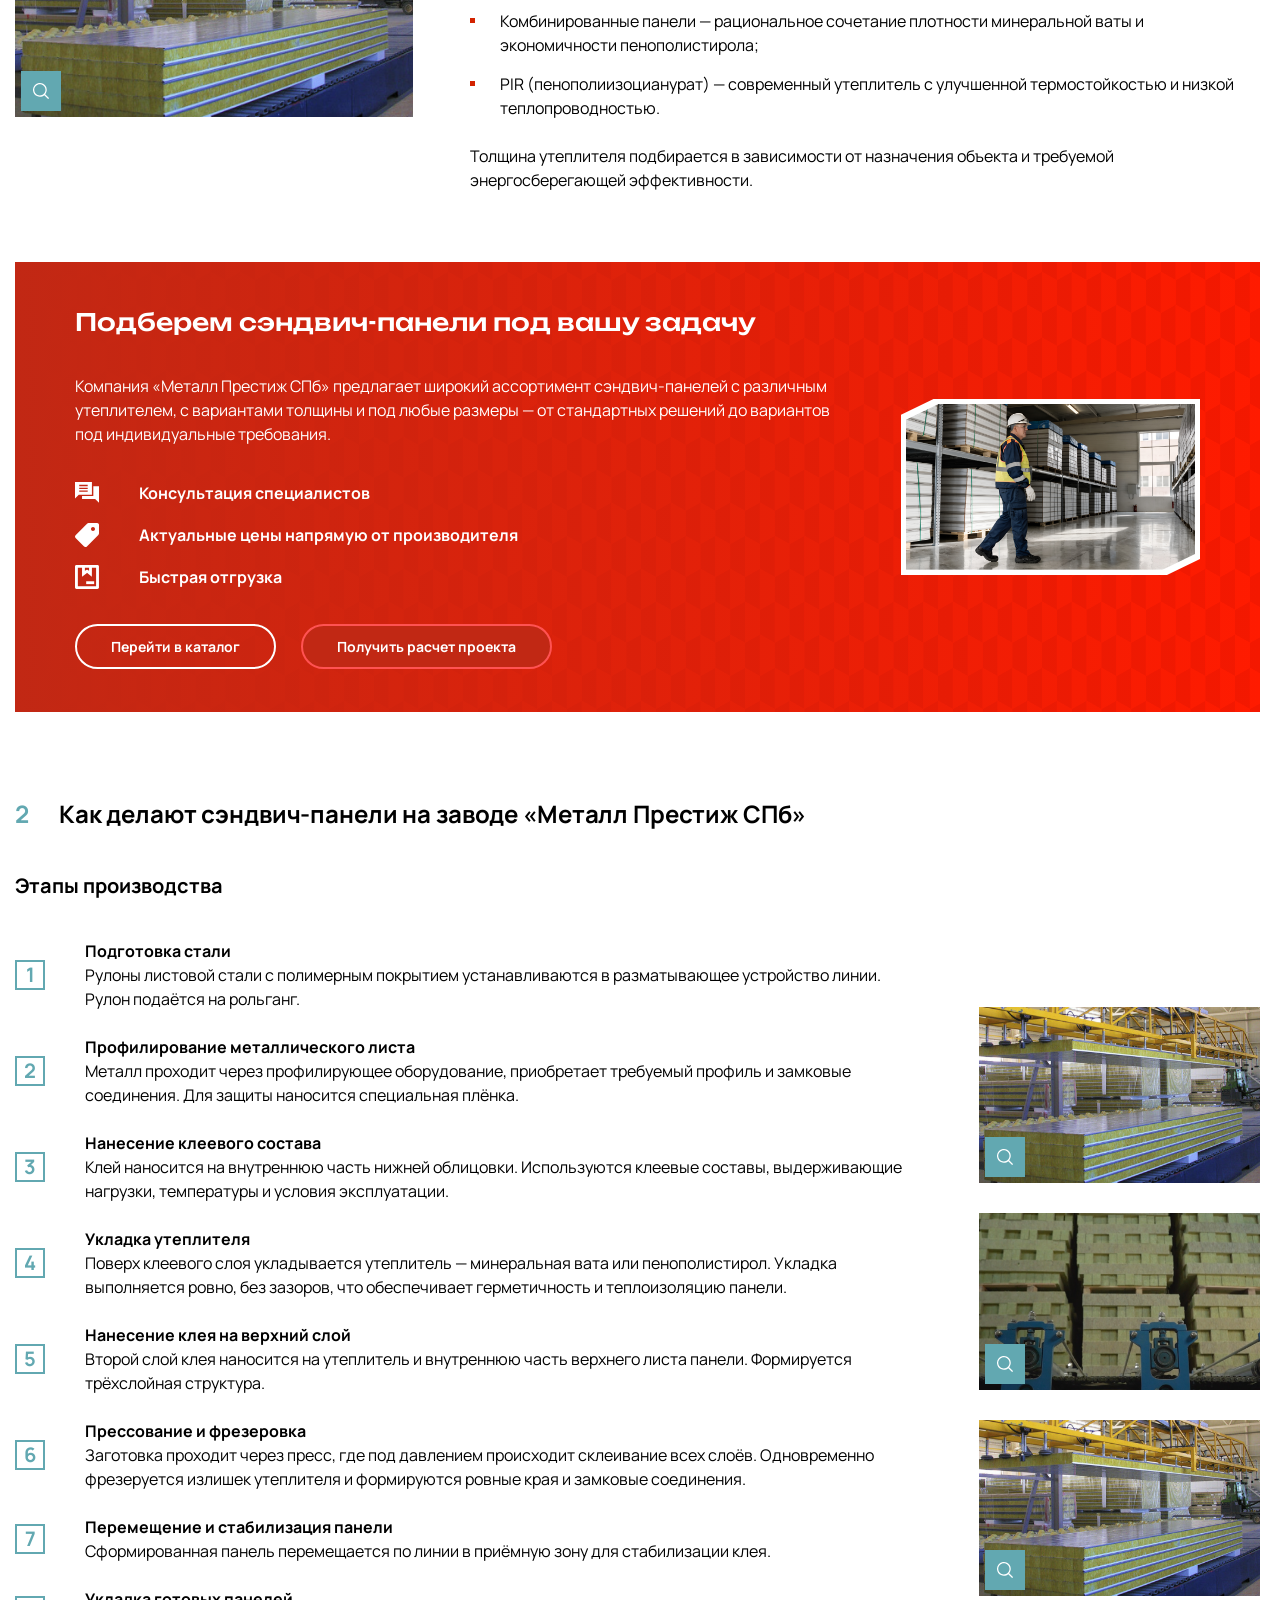
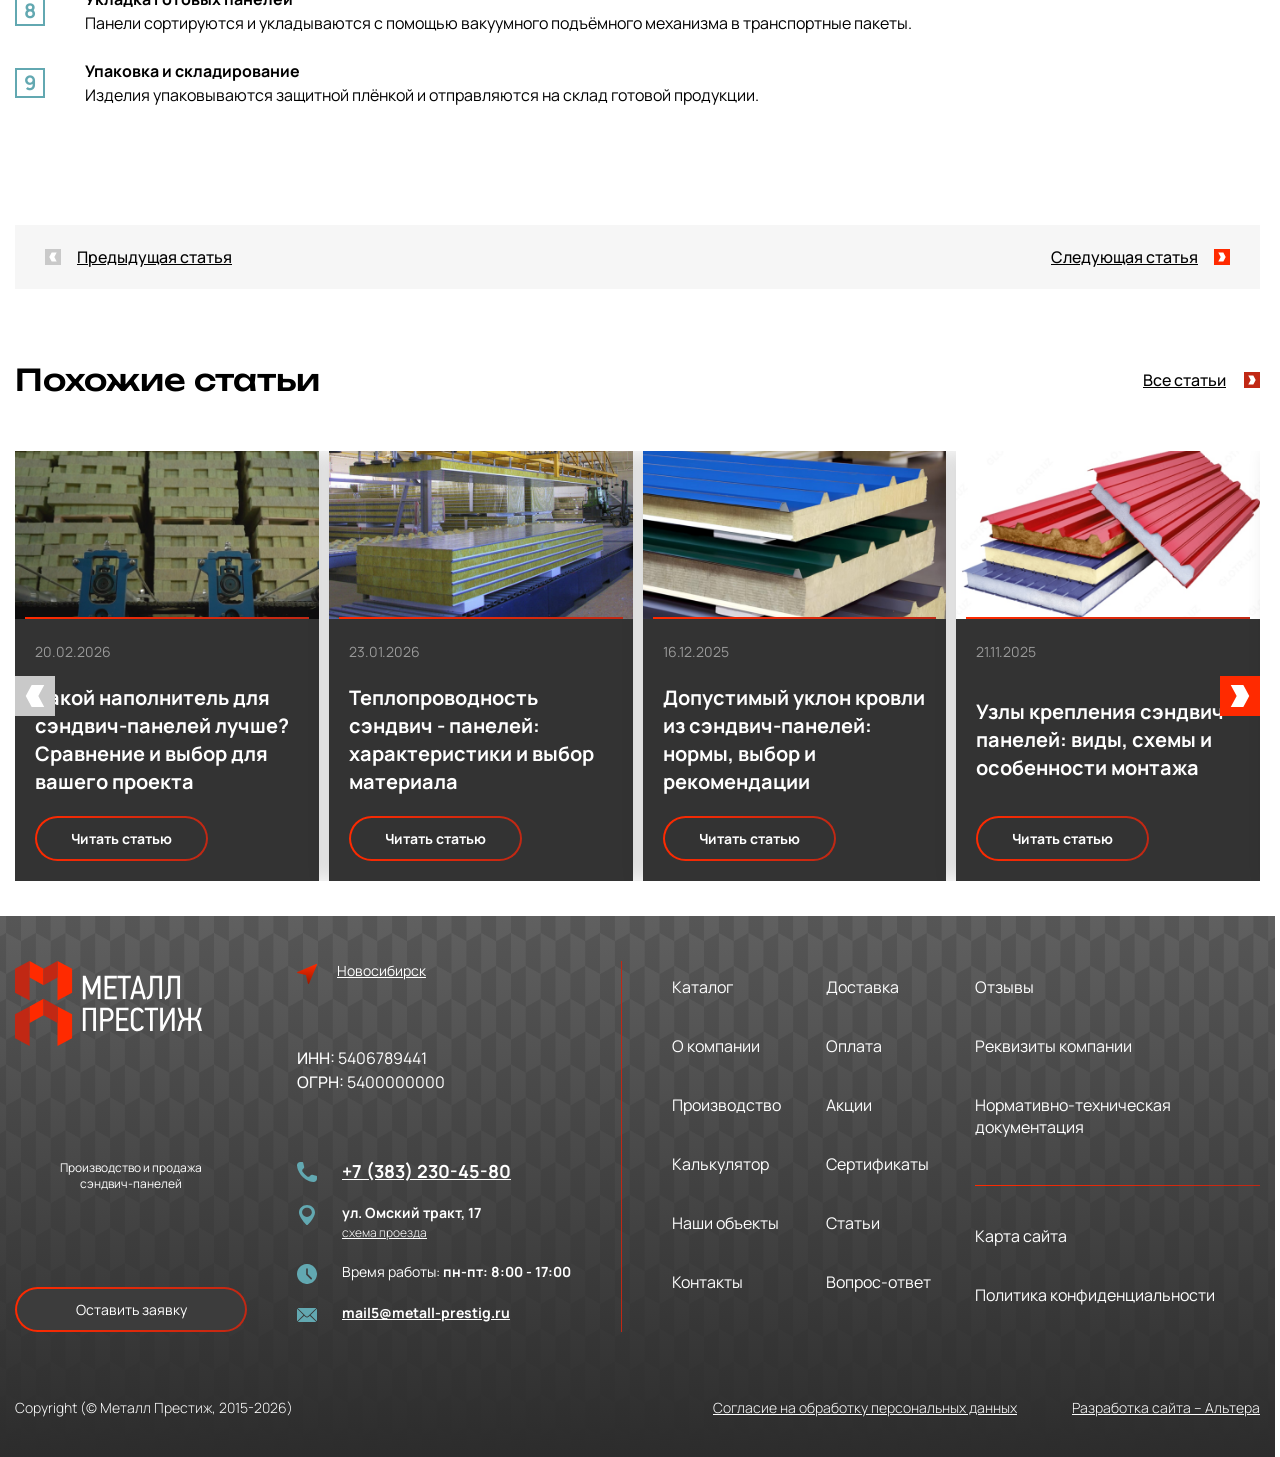
<file: article.html>
<!doctype html>
<html lang="ru">
	<head>
		<meta charset="UTF-8">
		<meta name="viewport" content="width=device-width, initial-scale=1.0">
		<title>Какой наполнитель для сэндвич-панелей лучше? Сравнение и выбор для вашего проекта</title>
		<meta name="robots" content="noindex" />
		<link rel="stylesheet" href="./assets/css/swiper-bundle.min.css">
		<link rel="stylesheet" href="./assets/css/fancybox.css">
		<link rel="stylesheet" href="./assets/css/main.css">
		
	</head>
	<body>
		<header>
			<div class="container header">
				<div class="header__logo">
					<a href="/mprestig/index.html" class="logo"><img src="./assets/images/logo.svg" alt="Производство сэндвич-панелей"></a>
					<div class="header__slogan">Производство сэндвич-панелей</div>
					<div class="header__phone only-tablet"><a href="tel:+73832304580">+7 (383) 230-45-80</a></div>
				</div>
				<div class="header_burger only-tablet" id="burger">
					<input type="checkbox" id="burger-checkbox" class="burger-checkbox">
					<label class="burger" for="burger-checkbox"></label>
				</div>
				<div class="header__right">
					<div class="header__info">
						<nav>
							<ul>
								<li><a href="#">Каталог</a></li>
								<li><a href="#">О компании</a></li>
								<li><a href="#">Производство</a></li>
								<li><a href="#">Калькулятор</a></li>
								<li><a href="#">Наши объекты</a></li>
								<li><a href="#">Контакты</a></li>
							</ul>
						</nav>
					</div>
					<div class="header__content">
						<div class="header__block address-search">
							<div class="header__content-address city-open">
								Новосибирск, <b>ул. Омский тракт, 17</b>

								<div class="cities">
									<div class="cities__inner content-page">
										<ul>
											<li class="active"><a href="#">Новосибирск</a></li>
											<li><a href="#">Иркутск</a></li>
											<li><a href="#">Красноярск</a></li>
											<li><a href="#">Тюмень</a></li>
											<li><a href="#">Улан-Удэ</a></li>
											<li><a href="#">Воронеж</a></li>
											<li><a href="#">Саратов</a></li>
											<li><a href="#">Санкт-Петербург</a></li>
											<li><a href="#">Иваново</a></li>
											<li><a href="#">Челябинск</a></li>
										</ul>
									</div>
								</div>
							</div>
							<div class="header__content-time">
								пн-пт: 8:00 - 17:00
							</div>
							<div class="header__content-search">
								<input type="search" value="Поиск" placeholder="Поиск" name="header__search">
							</div>
						</div>
						<div class="header__block">
							<div class="header__content-phone">
								<a href="tel:+73832304580">+7 (383) 230-45-80</a>
							</div>
							<div class="header__content-email">
								<a href="mailto:mail5@metall-prestig.ru">mail5@metall-prestig.ru</a>
							</div>
						</div>
						<div class="header__block">
							<div class="header__content-button">
								<a href="#" class="btn --white">Обратный звонок</a>
							</div>
						</div>
						<div class="header__content-socail">
							<a href="#"><img src="./assets/images/icons/icon_max.svg" alt="MAX"></a>
							<a href="#"><img src="./assets/images/icons/icon_tg.svg" alt="TG"></a>
						</div>
					</div>
				</div>
			</div>
		</header>
		<main>
			<section class="section container breadcrumbs">
				<div class="breadcrumbs__item">
					<a href="/" data-fragment="breacrumb-home">
					<span property="name">Главная</span>
					</a>
					<meta property="position" content="1">
				</div>
				<div class="breadcrumbs__item">
					<a href="/articles.html" data-fragment="breacrumb-home">
					<span property="name">Статьи</span>
					</a>
					<meta property="position" content="2">
				</div>
				<div class="breadcrumbs__item active">
					<span property="name">Какой наполнитель для сэндвич-панелей лучше? Сравнение и выбор для вашего проекта</span>
					<meta property="position" content="3">
				</div>
			</section>
			<section class="section container content-page">
				<h1>Какой наполнитель для сэндвич-панелей лучше? Сравнение и выбор для вашего проекта</h1>
			</section>
			<section class="section container article --body content-page">
				<div class="article__top">
					<div class="article__info">
						<div class="article__info-img">
							<img src="./assets/images/article.png" alt="Какой наполнитель для сэндвич-панелей лучше? Сравнение и выбор для вашего проекта">
						</div>
						<div class="article__info-date --create">
							Материал опубликован: <b>20.02.2026</b>
						</div>
						<div class="article__info-date --update">
							Материал обновлен: <b>25.04.2026</b>
						</div>
					</div>
					<div class="article__headtitle">
						<div class="article__headtitle-title">
							Содержание
						</div>
						<div class="article__headtitle-nav"></div>
					</div>
				</div>
				<div class="article__body" id="article">
					<p>Сэндвич-панели являются востребованным материалом в строительстве промышленных зданий, складов, торговых комплексов, холодильных камер и быстровозводимых объектов. Эти трёхслойные конструкции состоят из двух листов оцинкованной стали с защитной полимерной оболочкой и внутреннего слоя утеплителя, который обеспечивает высокие теплоизоляционные характеристики, механическую прочность и долговечность.</p>
					<p>Производство сэндвич-панелей компанией «Металл Престиж СПб» отличается высокой степенью автоматизации, строгим контролем качества и использованием современного оборудования мирового уровня. Автоматическая линия Hilleng (Австралия) позволяет выпускать более 480 000 м² готовой продукции в год при сохранении стабильных параметров панели и надёжности клеевого соединения.</p>
					<h2>Что нужно для производства сэндвич-панелей</h2>
					<h3>Металлическая облицовка</h3>
					<p>В изготовлении используется рулонная оцинкованная сталь толщиной до 0,5-0,65 мм с защитно-декоративным полимерным покрытием (Полиэстер, Пурал и др.), что защищает панели от влаги, коррозии, механических повреждений и воздействия температуры. Профилированная поверхность повышает жёсткость и стабильность формы изделий.</p>
					<div class="text-img --left">
						<div class="img">
							<a href="./assets/images/article-1.png" data-fancybox><img src="./assets/images/article-1.png" alt="Утеплители"></a>
						</div>
						<div class="text">
							<h3>Утеплители</h3>
							<p><b>При производстве сэндвич-панелей на заводе применяются только надёжные виды утеплителя:</b></p>
							<ul>
								<li>Минеральная вата — негорючий материал для объектов с повышенными требованиями пожарной безопасности;</li>
								<li>Пенополистирол (EPS) — лёгкий и экономичный утеплитель;</li>
								<li>Комбинированные панели — рациональное сочетание плотности минеральной ваты и экономичности пенополистирола;</li>
								<li>PIR (пенополиизоцианурат) — современный утеплитель с улучшенной термостойкостью и низкой теплопроводностью.</li>
							</ul>
							<p>Толщина утеплителя подбирается в зависимости от назначения объекта и требуемой энергосберегающей эффективности.</p>
						</div>
					</div>
					<div class="article__banner">
						<div class="article__banner-title">
							Подберем сэндвич-панели под вашу задачу
						</div>
						<div class="article__banner-text">
							Компания «Металл Престиж СПб» предлагает широкий ассортимент сэндвич-панелей с различным утеплителем, с вариантами толщины и под любые размеры — от стандартных решений до вариантов под индивидуальные требования.
						</div>
						<div class="article__banner-list">
							<div class="article__banner-item">
								<div class="icon">
									<img src="./assets/images/icons/icon_consult.svg" alt="Консультация специалистов">
								</div>
								Консультация специалистов
							</div>
							<div class="article__banner-item">
								<div class="icon">
									<img src="./assets/images/icons/icon_price_tag.svg" alt="Актуальные цены напрямую от производителя">
								</div>
								Актуальные цены напрямую от производителя
							</div>
							<div class="article__banner-item">
								<div class="icon">
									<img src="./assets/images/icons/icon_delivery.svg" alt="Быстрая отгрузка">
								</div>
								Быстрая отгрузка
							</div>
						</div>
						<div class="article__banner-buttons">
							<a href="#" class="btn --white-border">Перейти в каталог</a>
							<a href="#" class="btn --red-border">Получить расчет проекта</a>
						</div>
						<div class="article__banner-img ">
							<div class="img clip-small">
								<img class="clip-small" src="./assets/images/article__banner-main.png" alt="Подберем сэндвич-панели под вашу задачу">
							</div>
						</div>
					</div>
					<h2>Как делают сэндвич-панели на заводе «Металл Престиж СПб»</h2>
					<div class="text-img --right">
						<div class="img">
							<a class="only-desktop" href="./assets/images/article-1.png" data-fancybox><img src="./assets/images/article-1.png" alt="Утеплители"></a>
							<a class="only-desktop" href="./assets/images/article-2.png" data-fancybox><img src="./assets/images/article-2.png" alt="Утеплители"></a>
							<a class="only-desktop" href="./assets/images/article-3.png" data-fancybox><img src="./assets/images/article-3.png" alt="Утеплители"></a>
						</div>
						<div class="text">
							<h3>Этапы производства</h3>
							<ol>
								<li><b>Подготовка стали</b> <br>Рулоны листовой стали с полимерным покрытием устанавливаются в разматывающее устройство линии. Рулон подаётся на рольганг.</li>
								<li><b>Профилирование металлического листа</b> <br>Металл проходит через профилирующее оборудование, приобретает требуемый профиль и замковые соединения. Для защиты наносится специальная плёнка.</li>
								<li><b>Нанесение клеевого состава</b> <br>Клей наносится на внутреннюю часть нижней облицовки. Используются клеевые составы, выдерживающие нагрузки, температуры и условия эксплуатации.</li>
								<a class="only-mobile" href="./assets/images/article-1.png" data-fancybox><img src="./assets/images/article-1.png" alt="Утеплители"></a>
								<li><b>Укладка утеплителя</b> <br>Поверх клеевого слоя укладывается утеплитель — минеральная вата или пенополистирол. Укладка выполняется ровно, без зазоров, что обеспечивает герметичность и теплоизоляцию панели.</li>
								<li><b>Нанесение клея на верхний слой</b> <br>Второй слой клея наносится на утеплитель и внутреннюю часть верхнего листа панели. Формируется трёхслойная структура.</li>
								<li><b>Прессование и фрезеровка</b> <br>Заготовка проходит через пресс, где под давлением происходит склеивание всех слоёв. Одновременно фрезеруется излишек утеплителя и формируются ровные края и замковые соединения.</li>
								<a class="only-mobile" href="./assets/images/article-2.png" data-fancybox><img src="./assets/images/article-2.png" alt="Утеплители"></a>
								<li><b>Перемещение и стабилизация панели</b> <br>Сформированная панель перемещается по линии в приёмную зону для стабилизации клея.</li>
								<li><b>Укладка готовых панелей</b> <br>Панели сортируются и укладываются с помощью вакуумного подъёмного механизма в транспортные пакеты.</li>
								<li><b>Упаковка и складирование</b> <br>Изделия упаковываются защитной плёнкой и отправляются на склад готовой продукции.</li>
								<a class="only-mobile" href="./assets/images/article-3.png" data-fancybox><img src="./assets/images/article-3.png" alt="Утеплители"></a>
							</ol>
						</div>
					</div>
				</div>
			</section>
			<div class="section container">
				<div class="navigation --articles">
					<a href="#" class="prev">Предыдущая статья</a>
					<a href="#" class="next">Следующая статья</a>
				</div>
			</div>
			<section class="section container articles">
				<div class="section__title">
					<h2>Похожие статьи</h2>
					<div class="section__more">
						<a href="#">Все статьи</a>
					</div>
				</div>
				<div class="articles__wrapper">
					<div class="articles__nav slider__nav only-desktop">
						<div class="slider__prev">
							<svg width="40" height="40" viewBox="0 0 40 40" fill="none" xmlns="http://www.w3.org/2000/svg">
								<path d="M40 0H0V40H40V0Z" fill="#FF2A00"/>
								<path fill-rule="evenodd" clip-rule="evenodd" d="M23.3295 20L29.2486 9.01733H16.6705L10.7515 20L16.6705 30.9827H29.2486L23.3295 20Z" fill="white"/>
							</svg>
						</div>
						<div class="slider__next">
							<svg width="40" height="40" viewBox="0 0 40 40" fill="none" xmlns="http://www.w3.org/2000/svg">
								<path d="M0 40L40 40L40 3.49691e-06L3.49691e-06 0L0 40Z" fill="#FF2A00"/>
								<path fill-rule="evenodd" clip-rule="evenodd" d="M16.6705 20L10.7514 30.9827L23.3295 30.9827L29.2485 20L23.3295 9.01735L10.7514 9.01735L16.6705 20Z" fill="white"/>
							</svg>
						</div>
					</div>
					<div class="articles__list swiper">
						<div class="swiper-wrapper">
							<div class="swiper-slide">
								<div class="articles__item">
									<div class="articles__item-img"><img src="./assets/images/articles-1.png" alt="Какой наполнитель для сэндвич-панелей лучше? Сравнение и выбор для вашего проекта"></div>
									<div class="articles__item-info">
										<div class="articles__item-date">20.02.2026</div>
										<div class="articles__item-title">Какой наполнитель для сэндвич-панелей лучше? Сравнение и выбор для вашего проекта</div>
										<div class="articles__item-button">
											<a href="#" class="btn --black">Читать статью</a>
										</div>
									</div>
								</div>
							</div>
							<div class="swiper-slide">
								<div class="articles__item">
									<div class="articles__item-img"><img src="./assets/images/articles-2.png" alt="Какой наполнитель для сэндвич-панелей лучше? Сравнение и выбор для вашего проекта"></div>
									<div class="articles__item-info">
										<div class="articles__item-date">23.01.2026</div>
										<div class="articles__item-title">Теплопроводность сэндвич - панелей: характеристики и выбор материала</div>
										<div class="articles__item-button">
											<a href="#" class="btn --black">Читать статью</a>
										</div>
									</div>
								</div>
							</div>
							<div class="swiper-slide">
								<div class="articles__item">
									<div class="articles__item-img"><img src="./assets/images/articles-3.png" alt="Какой наполнитель для сэндвич-панелей лучше? Сравнение и выбор для вашего проекта"></div>
									<div class="articles__item-info">
										<div class="articles__item-date">16.12.2025</div>
										<div class="articles__item-title">Допустимый уклон кровли из сэндвич-панелей: нормы, выбор и рекомендации</div>
										<div class="articles__item-button">
											<a href="#" class="btn --black">Читать статью</a>
										</div>
									</div>
								</div>
							</div>
							<div class="swiper-slide">
								<div class="articles__item">
									<div class="articles__item-img"><img src="./assets/images/articles-4.png" alt="Какой наполнитель для сэндвич-панелей лучше? Сравнение и выбор для вашего проекта"></div>
									<div class="articles__item-info">
										<div class="articles__item-date">21.11.2025</div>
										<div class="articles__item-title">Узлы крепления сэндвич-панелей: виды, схемы и особенности монтажа</div>
										<div class="articles__item-button">
											<a href="#" class="btn --black">Читать статью</a>
										</div>
									</div>
								</div>
							</div>
							<div class="swiper-slide">
								<div class="articles__item">
									<div class="articles__item-img"><img src="./assets/images/articles-1.png" alt="Какой наполнитель для сэндвич-панелей лучше? Сравнение и выбор для вашего проекта"></div>
									<div class="articles__item-info">
										<div class="articles__item-date">20.02.2026</div>
										<div class="articles__item-title">Какой наполнитель для сэндвич-панелей лучше? Сравнение и выбор для вашего проекта</div>
										<div class="articles__item-button">
											<a href="#" class="btn --black">Читать статью</a>
										</div>
									</div>
								</div>
							</div>
							<div class="swiper-slide">
								<div class="articles__item">
									<div class="articles__item-img"><img src="./assets/images/articles-2.png" alt="Теплопроводность сэндвич - панелей: характеристики и выбор материала"></div>
									<div class="articles__item-info">
										<div class="articles__item-date">23.01.2026</div>
										<div class="articles__item-title">Теплопроводность сэндвич - панелей: характеристики и выбор материала</div>
										<div class="articles__item-button">
											<a href="#" class="btn --black">Читать статью</a>
										</div>
									</div>
								</div>
							</div>
							<div class="swiper-slide">
								<div class="articles__item">
									<div class="articles__item-img"><img src="./assets/images/articles-3.png" alt="Допустимый уклон кровли из сэндвич-панелей: нормы, выбор и рекомендации"></div>
									<div class="articles__item-info">
										<div class="articles__item-date">16.12.2025</div>
										<div class="articles__item-title">Допустимый уклон кровли из сэндвич-панелей: нормы, выбор и рекомендации</div>
										<div class="articles__item-button">
											<a href="#" class="btn --black">Читать статью</a>
										</div>
									</div>
								</div>
							</div>
							<div class="swiper-slide">
								<div class="articles__item">
									<div class="articles__item-img"><img src="./assets/images/articles-4.png" alt="Узлы крепления сэндвич-панелей: виды, схемы и особенности монтажа"></div>
									<div class="articles__item-info">
										<div class="articles__item-date">21.11.2025</div>
										<div class="articles__item-title">Узлы крепления сэндвич-панелей: виды, схемы и особенности монтажа</div>
										<div class="articles__item-button">
											<a href="#" class="btn --black">Читать статью</a>
										</div>
									</div>
								</div>
							</div>
						</div>
					</div>
				</div>
				<div class="section__more only-mobile">
					<a href="#">Все статьи</a>
				</div>
				<div class="articles__pagination">
					<div class="mobile__navigation articles__nav only-mobile">
						<div class="slider__nav-item slider__prev">
							<svg width="40" height="40" viewBox="0 0 40 40" fill="none" xmlns="http://www.w3.org/2000/svg">
								<path d="M40 0H0V40H40V0Z" fill="#FF2A00"/>
								<path fill-rule="evenodd" clip-rule="evenodd" d="M23.3295 20L29.2486 9.01733H16.6705L10.7515 20L16.6705 30.9827H29.2486L23.3295 20Z" fill="white"/>
							</svg>
						</div>
						<div class="slider-pagination"></div>
						<div class="slider__nav-item slider__next">
							<svg width="40" height="40" viewBox="0 0 40 40" fill="none" xmlns="http://www.w3.org/2000/svg">
								<path d="M0 40L40 40L40 3.49691e-06L3.49691e-06 0L0 40Z" fill="#FF2A00"/>
								<path fill-rule="evenodd" clip-rule="evenodd" d="M16.6705 20L10.7514 30.9827L23.3295 30.9827L29.2485 20L23.3295 9.01735L10.7514 9.01735L16.6705 20Z" fill="white"/>
							</svg>
						</div>
					</div>
				</div>
			</section>
		</main>
		<footer>
			<div class="container footer">
				<div class="footer__logo">
					<a href="/"><img src="./assets/images/logo__footer.svg" alt="Производство сэндвич-панелей"></a>
				</div>
				<div class="footer__info">
					<div class="footer__slogan">Производство и продажа <br>сэндвич-панелей</div>
					<div class="footer__btn"><a href="#" class="btn --grey">Оставить заявку</a></div>
				</div>
				<div class="footer__city city-open">
					Новосибирск

					<div class="cities">
						<div class="cities__inner content-page">
							<ul>
								<li class="active"><a href="#">Новосибирск</a></li>
								<li><a href="#">Иркутск</a></li>
								<li><a href="#">Красноярск</a></li>
								<li><a href="#">Тюмень</a></li>
								<li><a href="#">Улан-Удэ</a></li>
								<li><a href="#">Воронеж</a></li>
								<li><a href="#">Саратов</a></li>
								<li><a href="#">Санкт-Петербург</a></li>
								<li><a href="#">Иваново</a></li>
								<li><a href="#">Челябинск</a></li>
							</ul>
						</div>
					</div>
				</div>
				<div class="footer__details">
					<p><b>ИНН:</b> 5406789441</p>
					<p><b>ОГРН:</b> 5400000000</p>
				</div>
				<div class="footer__contacts contacts">
					<div class="contacts__phone footer__phone">
						<a href="tel:+73832304580">+7 (383) 230-45-80</a>
					</div>
					<div class="contacts__address footer__address">
						<p>ул. Омский тракт, 17</p>
						<p><a href="#">схема проезда</a></p>
					</div>
					<div class="contacts__time footer__time">
						Время работы: <b>пн-пт: 8:00 - 17:00</b>
					</div>
					<div class="contacts__email footer__email">
						<a href="mailto:mail5@metall-prestig.ru">mail5@metall-prestig.ru</a>
					</div>
				</div>
				<div class="footer__menu">
					<ul class="menu-1 only-desktop">
						<li><a href="#">Каталог</a></li>
						<li><a href="#">О компании</a></li>
						<li><a href="#">Производство</a></li>
						<li><a href="#">Калькулятор</a></li>
						<li><a href="#">Наши объекты</a></li>
						<li><a href="#">Контакты</a></li>
					</ul>
					<ul class="menu-2 only-desktop">
						<li><a href="#">Доставка</a></li>
						<li><a href="#">Оплата</a></li>
						<li><a href="#">Акции</a></li>
						<li><a href="#">Сертификаты</a></li>
						<li><a href="#">Статьи</a></li>
						<li><a href="#">Вопрос-ответ</a></li>
					</ul>
					<ul class="menu-3 only-desktop">
						<li><a href="#">Отзывы</a></li>
						<li><a href="#">Реквизиты компании</a></li>
						<li><a href="#">Нормативно-техническая документация</a></li>
					</ul>
					<ul class="menu-4">
						<li><a href="#">Карта сайта</a></li>
						<li><a href="#">Политика конфиденциальности</a></li>
					</ul>
				</div>
				<div class="footer__copyright">
					Copyright (© Металл Престиж, 2015-2026)
				</div>
				<div class="footer__links">
					<a href="#">Согласие на обработку персональных данных</a>
					<a href="#">Разработка сайта – Альтера</a>
				</div>
			</div>
		</footer>
		<div class="mobile-burger">
			<div class="mobile-burger__inner">
				<div class="close"></div>
					<div class="mobile-burger__top">
						<div class="mobile-burger__logo">
							<img src="./assets/images/logo__mobile.svg" alt="Производство сэндвич-панелей">
						</div>
						<div class="mobile-burger__city city-open">
							Новосибирск

							<div class="cities">
								<div class="cities__inner content-page">
									<ul>
										<li class="active"><a href="#">Новосибирск</a></li>
										<li><a href="#">Иркутск</a></li>
										<li><a href="#">Красноярск</a></li>
										<li><a href="#">Тюмень</a></li>
										<li><a href="#">Улан-Удэ</a></li>
										<li><a href="#">Воронеж</a></li>
										<li><a href="#">Саратов</a></li>
										<li><a href="#">Санкт-Петербург</a></li>
										<li><a href="#">Иваново</a></li>
										<li><a href="#">Челябинск</a></li>
									</ul>
								</div>
							</div>
						</div>
						<div class="mobile-burger__button">
							<a href="#" class="btn">Обратный звонок</a>
						</div>
						<div class="mobile-burger__social">
							<a href="#"><img src="./assets/images/icons/max.svg" alt="MAX"></a>
							<a href="#"><img src="./assets/images/icons/tg.svg" alt="TG"></a>
						</div>
						<div class="mobile-burger__search">
							<form>
								<div class="form-field">
									<label><input type="search" value="Поиск"></label>
								</div>
								<button class="search">Поиск</button>
							</form>
						</div>
					</div>
					<div class="mobile-burger__menu">
						<ul>
							<li><a href="#">Каталог</a></li>
							<li><a href="#">О компании</a></li>
							<li><a href="#">Производство</a></li>
							<li><a href="#">Калькулятор</a></li>
							<li><a href="#">Наши объекты</a></li>
							<li><a href="#">Контакты</a></li>
						</ul>
					</div>
					<div class="mobile-burger__contacts contacts">
						<div class="contacts__phone">
							<a href="tel:+73832304580">+7 (383) 230-45-80</a>
						</div>
						<div class="contacts__email">
							<a href="mailto:mail5@metall-prestig.ru">mail5@metall-prestig.ru</a>
						</div>
						<div class="contacts__address">
							<p>ул. Омский тракт, 17</p>
							<p><a href="#">схема проезда</a></p>
						</div>
						<div class="contacts__time">
							Время работы: <b>пн-пт: 8:00 - 17:00</b>
						</div>
					</div>
			</div>
		</div>
		<div class="overlay"></div>
		<script src="./assets/js/swiper-bundle.min.js"></script>
		<script src="./assets/js/fancybox.umd.js"></script>
		<script src="./assets/js/main.js"></script>
	</body>
</html>
</file>
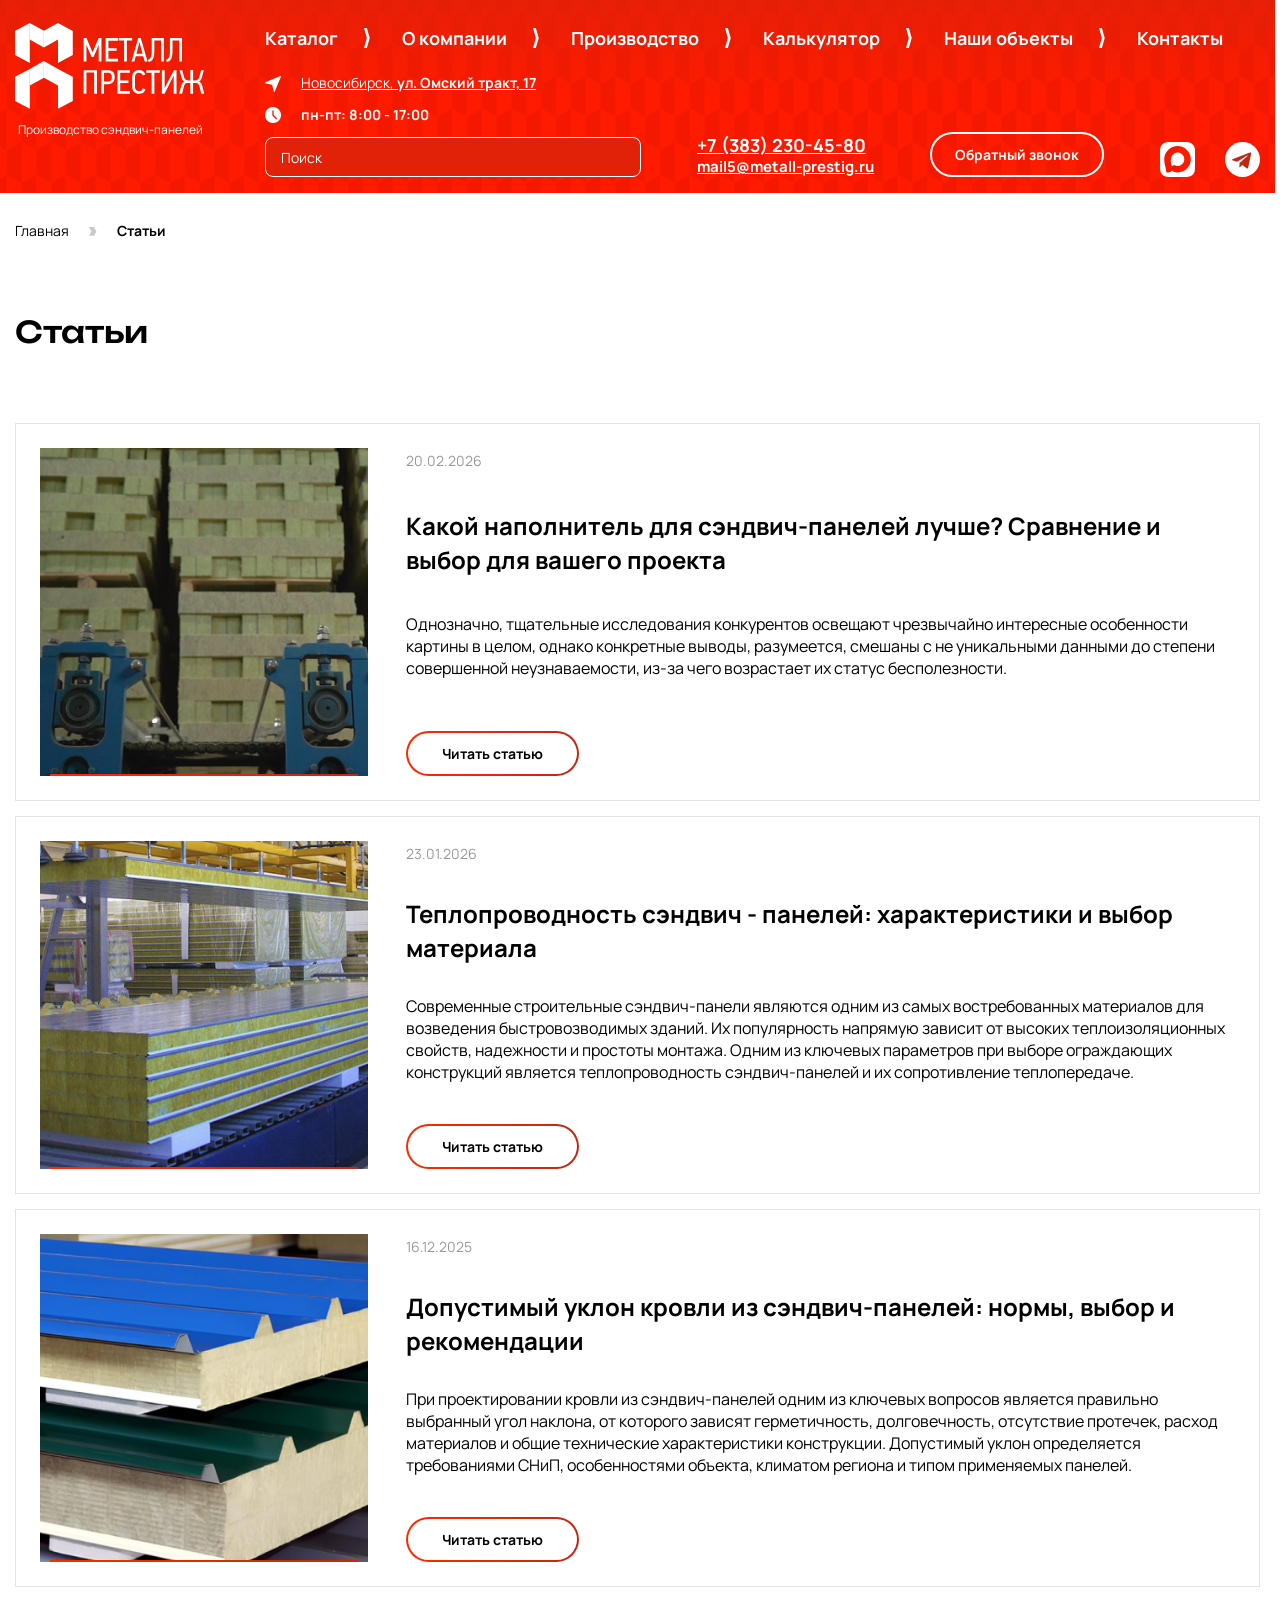
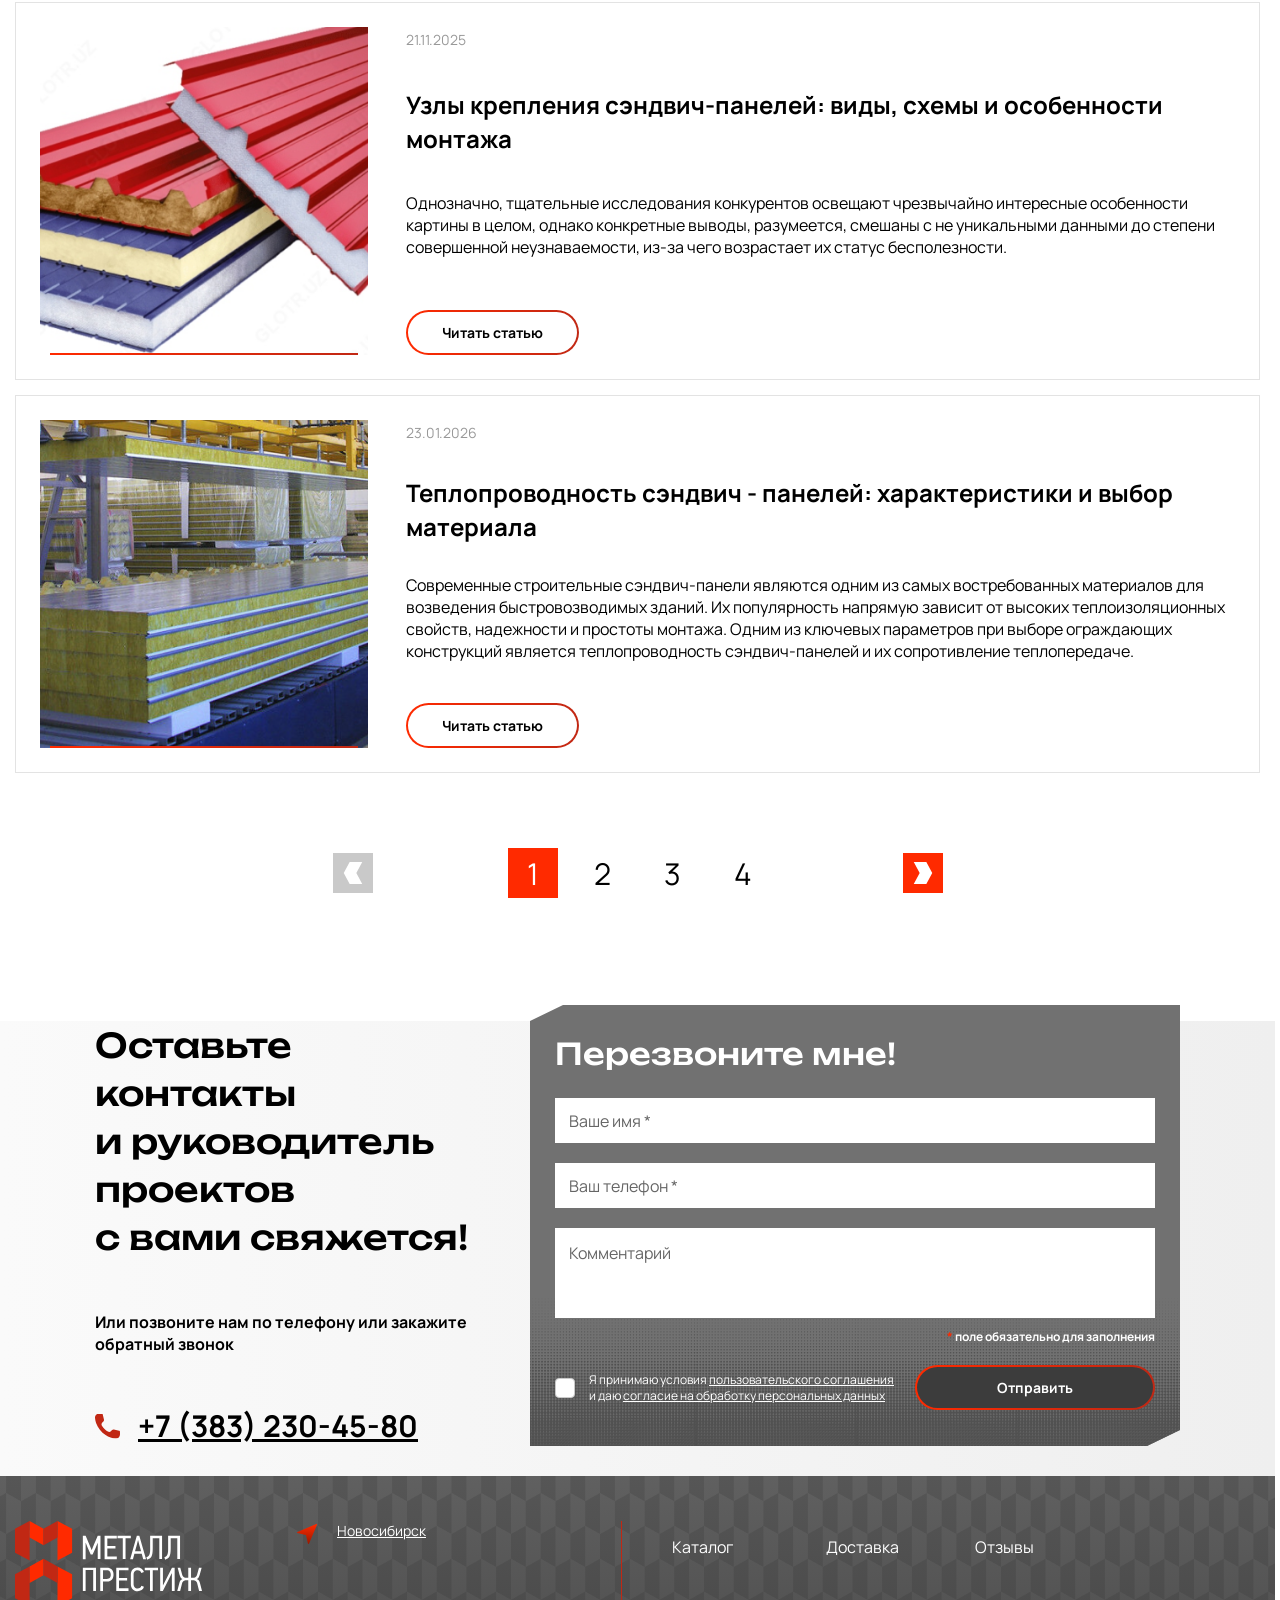
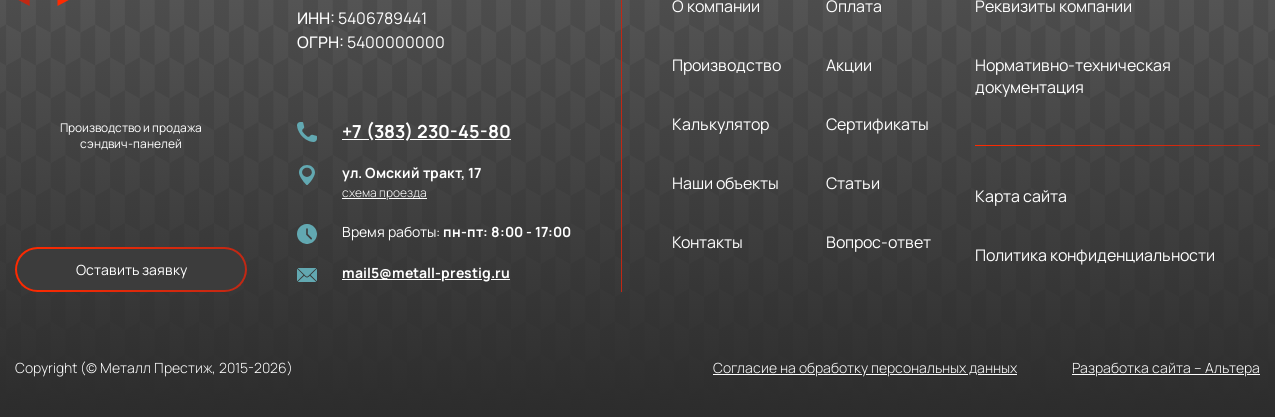
<file: articles.html>
<!doctype html>
<html lang="ru">
	<head>
		<meta charset="UTF-8">
		<meta name="viewport" content="width=device-width, initial-scale=1.0">
		<title>Статьи</title>
		<meta name="robots" content="noindex" />
		<link rel="stylesheet" href="./assets/css/main.css">
		
	</head>
	<body>
		<header>
			<div class="container header">
				<div class="header__logo">
					<a href="/mprestig/index.html" class="logo"><img src="./assets/images/logo.svg" alt="Производство сэндвич-панелей"></a>
					<div class="header__slogan">Производство сэндвич-панелей</div>
					<div class="header__phone only-tablet"><a href="tel:+73832304580">+7 (383) 230-45-80</a></div>
				</div>
				<div class="header_burger only-tablet" id="burger">
					<input type="checkbox" id="burger-checkbox" class="burger-checkbox">
					<label class="burger" for="burger-checkbox"></label>
				</div>
				<div class="header__right">
					<div class="header__info">
						<nav>
							<ul>
								<li><a href="#">Каталог</a></li>
								<li><a href="#">О компании</a></li>
								<li><a href="#">Производство</a></li>
								<li><a href="#">Калькулятор</a></li>
								<li><a href="#">Наши объекты</a></li>
								<li><a href="#">Контакты</a></li>
							</ul>
						</nav>
					</div>
					<div class="header__content">
						<div class="header__block address-search">
							<div class="header__content-address city-open">
								Новосибирск, <b>ул. Омский тракт, 17</b>

								<div class="cities">
									<div class="cities__inner content-page">
										<ul>
											<li class="active"><a href="#">Новосибирск</a></li>
											<li><a href="#">Иркутск</a></li>
											<li><a href="#">Красноярск</a></li>
											<li><a href="#">Тюмень</a></li>
											<li><a href="#">Улан-Удэ</a></li>
											<li><a href="#">Воронеж</a></li>
											<li><a href="#">Саратов</a></li>
											<li><a href="#">Санкт-Петербург</a></li>
											<li><a href="#">Иваново</a></li>
											<li><a href="#">Челябинск</a></li>
										</ul>
									</div>
								</div>
							</div>
							<div class="header__content-time">
								пн-пт: 8:00 - 17:00
							</div>
							<div class="header__content-search">
								<input type="search" value="Поиск" placeholder="Поиск" name="header__search">
							</div>
						</div>
						<div class="header__block">
							<div class="header__content-phone">
								<a href="tel:+73832304580">+7 (383) 230-45-80</a>
							</div>
							<div class="header__content-email">
								<a href="mailto:mail5@metall-prestig.ru">mail5@metall-prestig.ru</a>
							</div>
						</div>
						<div class="header__block">
							<div class="header__content-button">
								<a href="#" class="btn --white">Обратный звонок</a>
							</div>
						</div>
						<div class="header__content-socail">
							<a href="#"><img src="./assets/images/icons/icon_max.svg" alt="MAX"></a>
							<a href="#"><img src="./assets/images/icons/icon_tg.svg" alt="TG"></a>
						</div>
					</div>
				</div>
			</div>
		</header>
		<main>
			<section class="section container breadcrumbs">
				<div class="breadcrumbs__item">
					<a href="/" data-fragment="breacrumb-home">
					<span property="name">Главная</span>
					</a>
					<meta property="position" content="1">
				</div>
				<div class="breadcrumbs__item active">
					<span property="name">Статьи</span>
					<meta property="position" content="2">
				</div>
			</section>
			<section class="section container content-page">
				<h1>Статьи</h1>
			</section>
			<section class="section container articles --page">
				<div class="articles__item">
					<div class="articles__item-img"><img src="./assets/images/articles-1.png" alt="Какой наполнитель для сэндвич-панелей лучше? Сравнение и выбор для вашего проекта"></div>
					<div class="articles__item-date">20.02.2026</div>
					<div class="articles__item-title">Какой наполнитель для сэндвич-панелей лучше? Сравнение и выбор для вашего проекта</div>
					<div class="articles__item-preview">
						Однозначно, тщательные исследования конкурентов освещают чрезвычайно интересные особенности картины в целом, однако конкретные выводы, разумеется, смешаны с не уникальными данными до степени совершенной неузнаваемости, из-за чего возрастает их статус бесполезности.
					</div>
					<div class="articles__item-button">
						<a href="#" class="btn">Читать статью</a>
					</div>
				</div>
				<div class="articles__item">
					<div class="articles__item-img"><img src="./assets/images/articles-2.png" alt="Какой наполнитель для сэндвич-панелей лучше? Сравнение и выбор для вашего проекта"></div>
					<div class="articles__item-date">23.01.2026</div>
					<div class="articles__item-title">Теплопроводность сэндвич - панелей: характеристики и выбор материала</div>
					<div class="articles__item-preview">
						Современные строительные сэндвич-панели являются одним из самых востребованных материалов для возведения быстровозводимых зданий. Их популярность напрямую зависит от высоких теплоизоляционных свойств, надежности и простоты монтажа. Одним из ключевых параметров при выборе ограждающих конструкций является теплопроводность сэндвич-панелей и их сопротивление теплопередаче.
					</div>
					<div class="articles__item-button">
						<a href="#" class="btn">Читать статью</a>
					</div>
				</div>
				<div class="articles__item">
					<div class="articles__item-img"><img src="./assets/images/articles-3.png" alt="Какой наполнитель для сэндвич-панелей лучше? Сравнение и выбор для вашего проекта"></div>
					<div class="articles__item-date">16.12.2025</div>
					<div class="articles__item-title">Допустимый уклон кровли из сэндвич-панелей: нормы, выбор и рекомендации</div>
					<div class="articles__item-preview">
						При проектировании кровли из сэндвич-панелей одним из ключевых вопросов является правильно выбранный угол наклона, от которого зависят герметичность, долговечность, отсутствие протечек, расход материалов и общие технические характеристики конструкции. Допустимый уклон определяется требованиями СНиП, особенностями объекта, климатом региона и типом применяемых панелей.
					</div>
					<div class="articles__item-button">
						<a href="#" class="btn">Читать статью</a>
					</div>
				</div>
				<div class="articles__item">
					<div class="articles__item-img"><img src="./assets/images/articles-4.png" alt="Какой наполнитель для сэндвич-панелей лучше? Сравнение и выбор для вашего проекта"></div>
					<div class="articles__item-date">21.11.2025</div>
					<div class="articles__item-title">Узлы крепления сэндвич-панелей: виды, схемы и особенности монтажа</div>
					<div class="articles__item-preview">
						Однозначно, тщательные исследования конкурентов освещают чрезвычайно интересные особенности картины в целом, однако конкретные выводы, разумеется, смешаны с не уникальными данными до степени совершенной неузнаваемости, из-за чего возрастает их статус бесполезности.
					</div>
					<div class="articles__item-button">
						<a href="#" class="btn">Читать статью</a>
					</div>
				</div>
				<div class="articles__item">
					<div class="articles__item-img"><img src="./assets/images/articles-2.png" alt="Какой наполнитель для сэндвич-панелей лучше? Сравнение и выбор для вашего проекта"></div>
					<div class="articles__item-date">23.01.2026</div>
					<div class="articles__item-title">Теплопроводность сэндвич - панелей: характеристики и выбор материала</div>
					<div class="articles__item-preview">
						Современные строительные сэндвич-панели являются одним из самых востребованных материалов для возведения быстровозводимых зданий. Их популярность напрямую зависит от высоких теплоизоляционных свойств, надежности и простоты монтажа. Одним из ключевых параметров при выборе ограждающих конструкций является теплопроводность сэндвич-панелей и их сопротивление теплопередаче.
					</div>
					<div class="articles__item-button">
						<a href="#" class="btn">Читать статью</a>
					</div>
				</div>
			</section>
			<div class="section container pagination">
				<ul>
					<li class="arrow --left disabled">
						<svg width="40" height="40" viewBox="0 0 40 40" fill="none" xmlns="http://www.w3.org/2000/svg">
							<path d="M40 0H0V40H40V0Z" fill="#FF2A00"/>
							<path fill-rule="evenodd" clip-rule="evenodd" d="M23.3295 20L29.2486 9.01733H16.6705L10.7515 20L16.6705 30.9827H29.2486L23.3295 20Z" fill="white"/>
						</svg>
					</li>
					<li class="active">1</li>
					<li><a href="#">2</a></li>
					<li><a href="#">3</a></li>
					<li><a href="#">4</a></li>
					<li class="arrow --right">
						<a href="#">
							<svg width="40" height="40" viewBox="0 0 40 40" fill="none" xmlns="http://www.w3.org/2000/svg">
								<path d="M0 40L40 40L40 3.49691e-06L3.49691e-06 0L0 40Z" fill="#FF2A00"/>
								<path fill-rule="evenodd" clip-rule="evenodd" d="M16.6705 20L10.7514 30.9827L23.3295 30.9827L29.2485 20L23.3295 9.01735L10.7514 9.01735L16.6705 20Z" fill="white"/>
							</svg>
						</a>
					</li>
				</ul>
			</div>
			<section class="section form">
				<div class="form__inner">
					<div class="container form__wrapper">
						<div class="form__left">
							<div class="form__title">
								Оставьте контакты <br>
								и руководитель проектов <br>
								с вами свяжется!
							</div>
							<div class="form__text">Или позвоните нам по телефону или закажите обратный звонок</div>
							<div class="form__link"><a href="tel:+73832304580">+7 (383) 230-45-80</a></div>
						</div>
						<div class="form__right clip-small">
							<div class="form__title">
								Перезвоните мне!
							</div>
							<form>
								<div class="form__field">
									<label for="username">
										<input type="text" name="username" id="username" placeholder="Ваше имя *">
									</label>
								</div>
								<div class="form__field">
									<label for="userphone">
										<input type="tel" name="userphone" id="userphone" placeholder="Ваш телефон *">
									</label>
								</div>
								<div class="form__field">
									<label for="usermessage">
										<textarea name="usermessage" id="usermessage" placeholder="Комментарий"></textarea>
									</label>
								</div>
								<div class="form__field message">
									<span class="red">*</span> поле обязательно для заполнения
								</div>
								<div class="form__fields row">
									<div class="form__field">
										<input type="checkbox" id="agree" name="agree">
										<label for="agree">
											Я принимаю условия <a href="#">пользовательского соглашения</a> и даю <a href="#">согласие на обработку персональных данных</a>
										</label>
									</div>
									<div class="form__field">
										<button class="btn --grey">Отправить</button>
									</div>
								</div>
							</form>
						</div>
					</div>
				</div>
			</section>
		</main>
		<footer>
			<div class="container footer">
				<div class="footer__logo">
					<a href="/"><img src="./assets/images/logo__footer.svg" alt="Производство сэндвич-панелей"></a>
				</div>
				<div class="footer__info">
					<div class="footer__slogan">Производство и продажа <br>сэндвич-панелей</div>
					<div class="footer__btn"><a href="#" class="btn --grey">Оставить заявку</a></div>
				</div>
				<div class="footer__city city-open">
					Новосибирск

					<div class="cities">
						<div class="cities__inner content-page">
							<ul>
								<li class="active"><a href="#">Новосибирск</a></li>
								<li><a href="#">Иркутск</a></li>
								<li><a href="#">Красноярск</a></li>
								<li><a href="#">Тюмень</a></li>
								<li><a href="#">Улан-Удэ</a></li>
								<li><a href="#">Воронеж</a></li>
								<li><a href="#">Саратов</a></li>
								<li><a href="#">Санкт-Петербург</a></li>
								<li><a href="#">Иваново</a></li>
								<li><a href="#">Челябинск</a></li>
							</ul>
						</div>
					</div>
				</div>
				<div class="footer__details">
					<p><b>ИНН:</b> 5406789441</p>
					<p><b>ОГРН:</b> 5400000000</p>
				</div>
				<div class="footer__contacts contacts">
					<div class="contacts__phone footer__phone">
						<a href="tel:+73832304580">+7 (383) 230-45-80</a>
					</div>
					<div class="contacts__address footer__address">
						<p>ул. Омский тракт, 17</p>
						<p><a href="#">схема проезда</a></p>
					</div>
					<div class="contacts__time footer__time">
						Время работы: <b>пн-пт: 8:00 - 17:00</b>
					</div>
					<div class="contacts__email footer__email">
						<a href="mailto:mail5@metall-prestig.ru">mail5@metall-prestig.ru</a>
					</div>
				</div>
				<div class="footer__menu">
					<ul class="menu-1 only-desktop">
						<li><a href="#">Каталог</a></li>
						<li><a href="#">О компании</a></li>
						<li><a href="#">Производство</a></li>
						<li><a href="#">Калькулятор</a></li>
						<li><a href="#">Наши объекты</a></li>
						<li><a href="#">Контакты</a></li>
					</ul>
					<ul class="menu-2 only-desktop">
						<li><a href="#">Доставка</a></li>
						<li><a href="#">Оплата</a></li>
						<li><a href="#">Акции</a></li>
						<li><a href="#">Сертификаты</a></li>
						<li><a href="#">Статьи</a></li>
						<li><a href="#">Вопрос-ответ</a></li>
					</ul>
					<ul class="menu-3 only-desktop">
						<li><a href="#">Отзывы</a></li>
						<li><a href="#">Реквизиты компании</a></li>
						<li><a href="#">Нормативно-техническая документация</a></li>
					</ul>
					<ul class="menu-4">
						<li><a href="#">Карта сайта</a></li>
						<li><a href="#">Политика конфиденциальности</a></li>
					</ul>
				</div>
				<div class="footer__copyright">
					Copyright (© Металл Престиж, 2015-2026)
				</div>
				<div class="footer__links">
					<a href="#">Согласие на обработку персональных данных</a>
					<a href="#">Разработка сайта – Альтера</a>
				</div>
			</div>
		</footer>
		<div class="mobile-burger">
			<div class="mobile-burger__inner">
				<div class="close"></div>
					<div class="mobile-burger__top">
						<div class="mobile-burger__logo">
							<img src="./assets/images/logo__mobile.svg" alt="Производство сэндвич-панелей">
						</div>
						<div class="mobile-burger__city city-open">
							Новосибирск

							<div class="cities">
								<div class="cities__inner content-page">
									<ul>
										<li class="active"><a href="#">Новосибирск</a></li>
										<li><a href="#">Иркутск</a></li>
										<li><a href="#">Красноярск</a></li>
										<li><a href="#">Тюмень</a></li>
										<li><a href="#">Улан-Удэ</a></li>
										<li><a href="#">Воронеж</a></li>
										<li><a href="#">Саратов</a></li>
										<li><a href="#">Санкт-Петербург</a></li>
										<li><a href="#">Иваново</a></li>
										<li><a href="#">Челябинск</a></li>
									</ul>
								</div>
							</div>
						</div>
						<div class="mobile-burger__button">
							<a href="#" class="btn">Обратный звонок</a>
						</div>
						<div class="mobile-burger__social">
							<a href="#"><img src="./assets/images/icons/max.svg" alt="MAX"></a>
							<a href="#"><img src="./assets/images/icons/tg.svg" alt="TG"></a>
						</div>
						<div class="mobile-burger__search">
							<form>
								<div class="form-field">
									<label><input type="search" value="Поиск"></label>
								</div>
								<button class="search">Поиск</button>
							</form>
						</div>
					</div>
					<div class="mobile-burger__menu">
						<ul>
							<li><a href="#">Каталог</a></li>
							<li><a href="#">О компании</a></li>
							<li><a href="#">Производство</a></li>
							<li><a href="#">Калькулятор</a></li>
							<li><a href="#">Наши объекты</a></li>
							<li><a href="#">Контакты</a></li>
						</ul>
					</div>
					<div class="mobile-burger__contacts contacts">
						<div class="contacts__phone">
							<a href="tel:+73832304580">+7 (383) 230-45-80</a>
						</div>
						<div class="contacts__email">
							<a href="mailto:mail5@metall-prestig.ru">mail5@metall-prestig.ru</a>
						</div>
						<div class="contacts__address">
							<p>ул. Омский тракт, 17</p>
							<p><a href="#">схема проезда</a></p>
						</div>
						<div class="contacts__time">
							Время работы: <b>пн-пт: 8:00 - 17:00</b>
						</div>
					</div>
			</div>
		</div>
		<div class="overlay"></div>
		<script src="./assets/js/swiper-bundle.min.js"></script>
		<script src="./assets/js/fancybox.umd.js"></script>
		<script src="./assets/js/main.js"></script>
	</body>
</html>
</file>
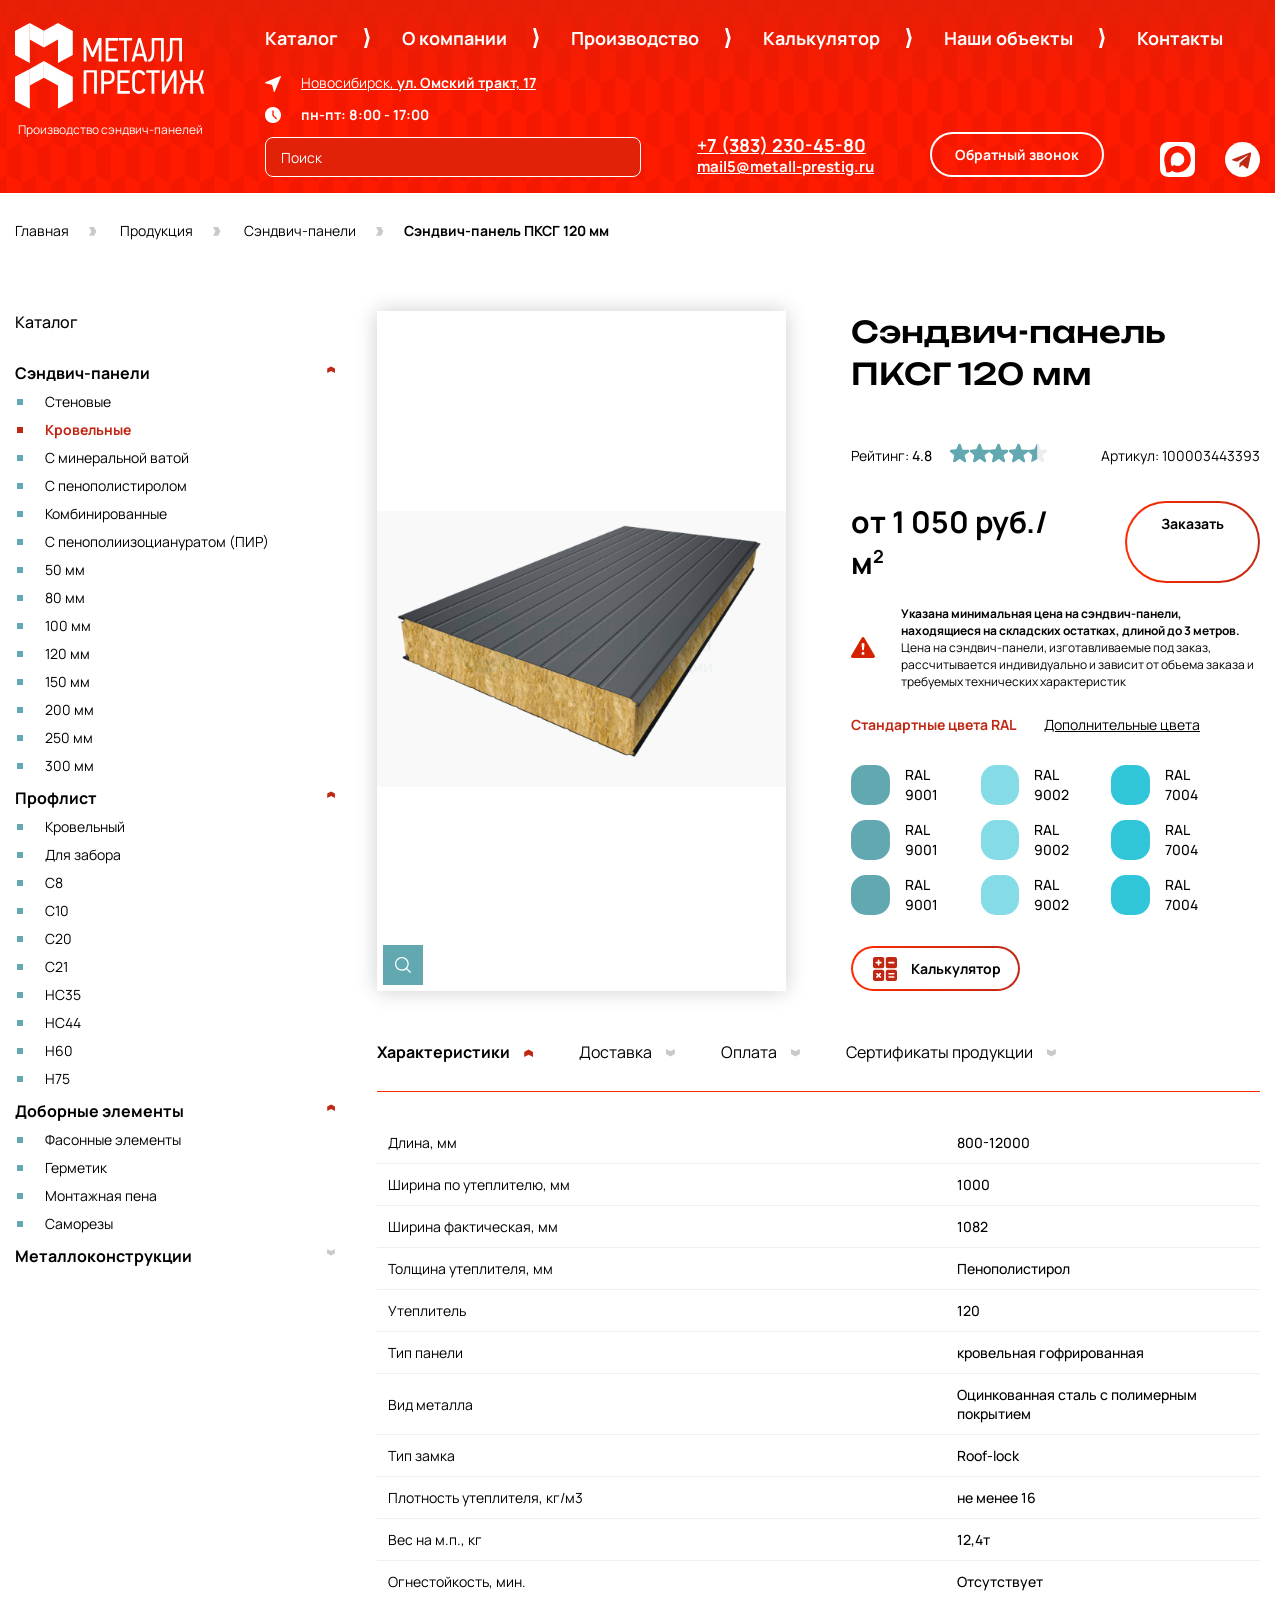
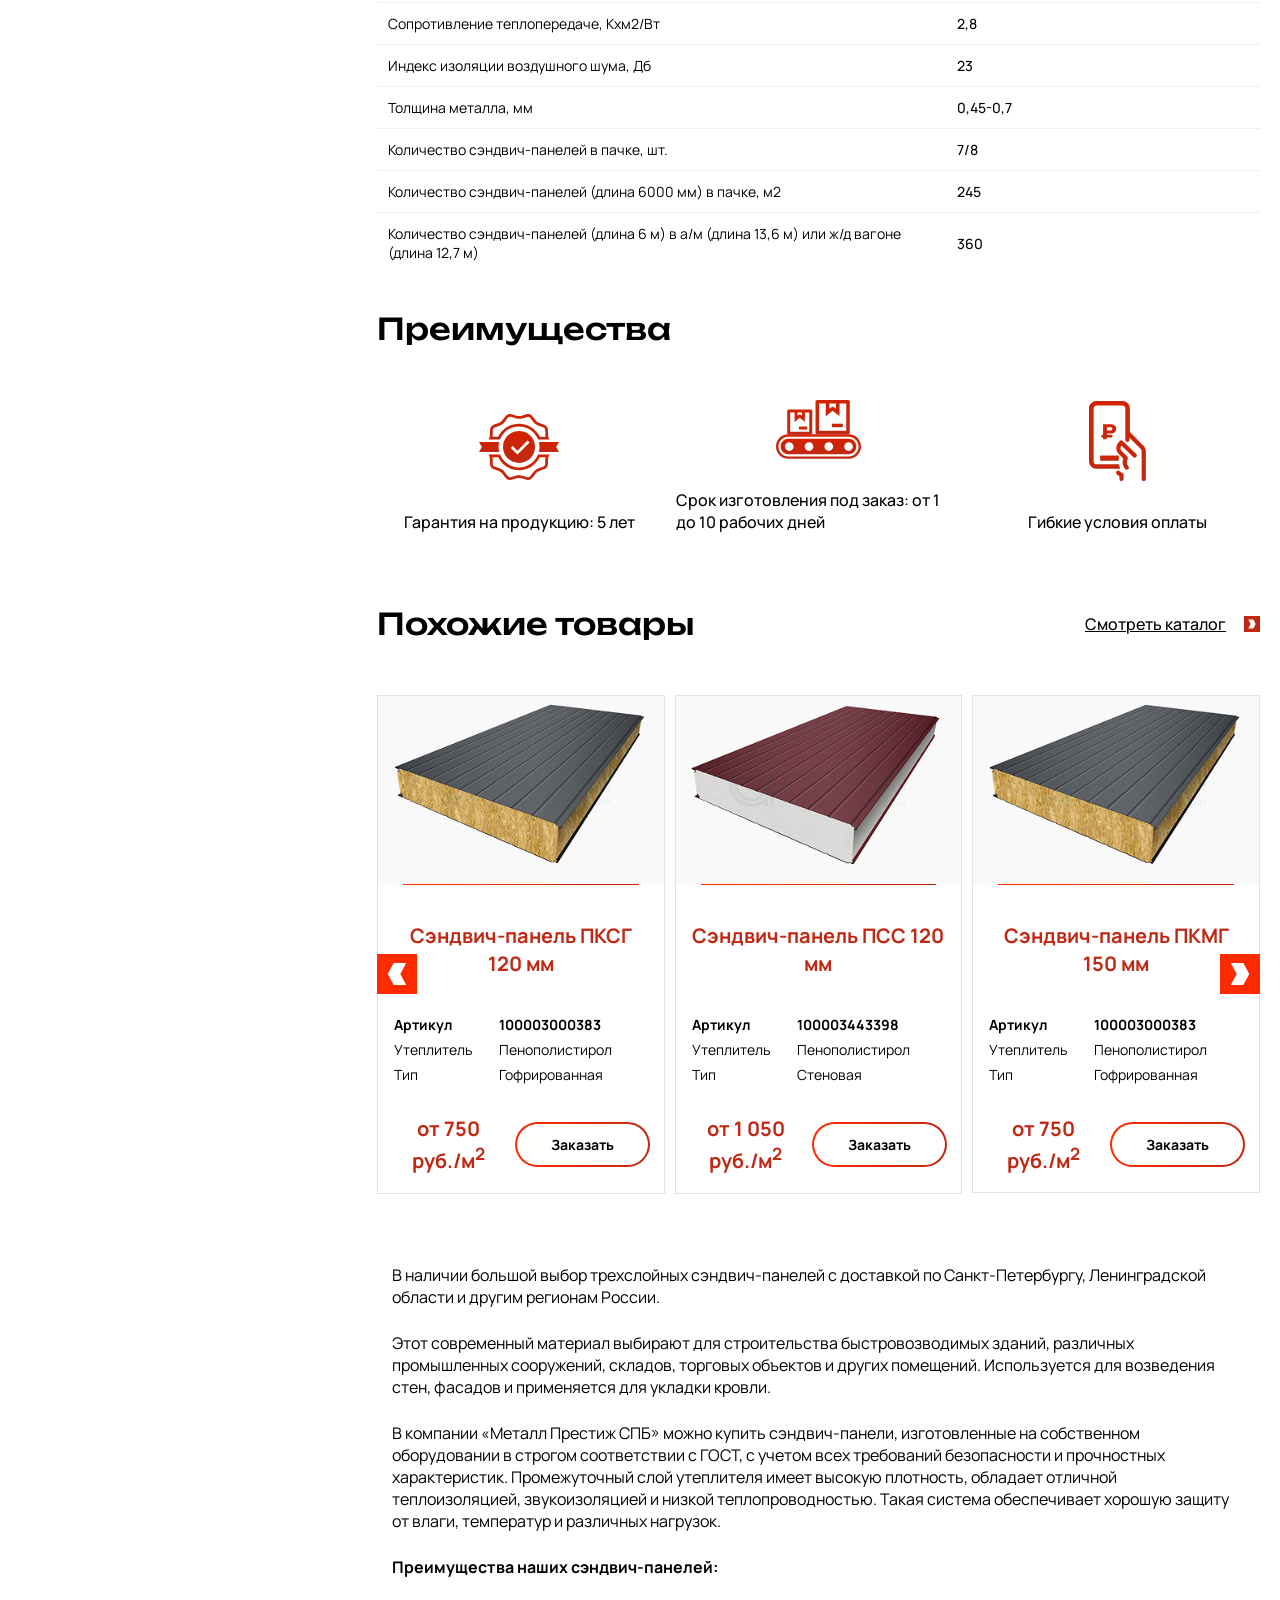
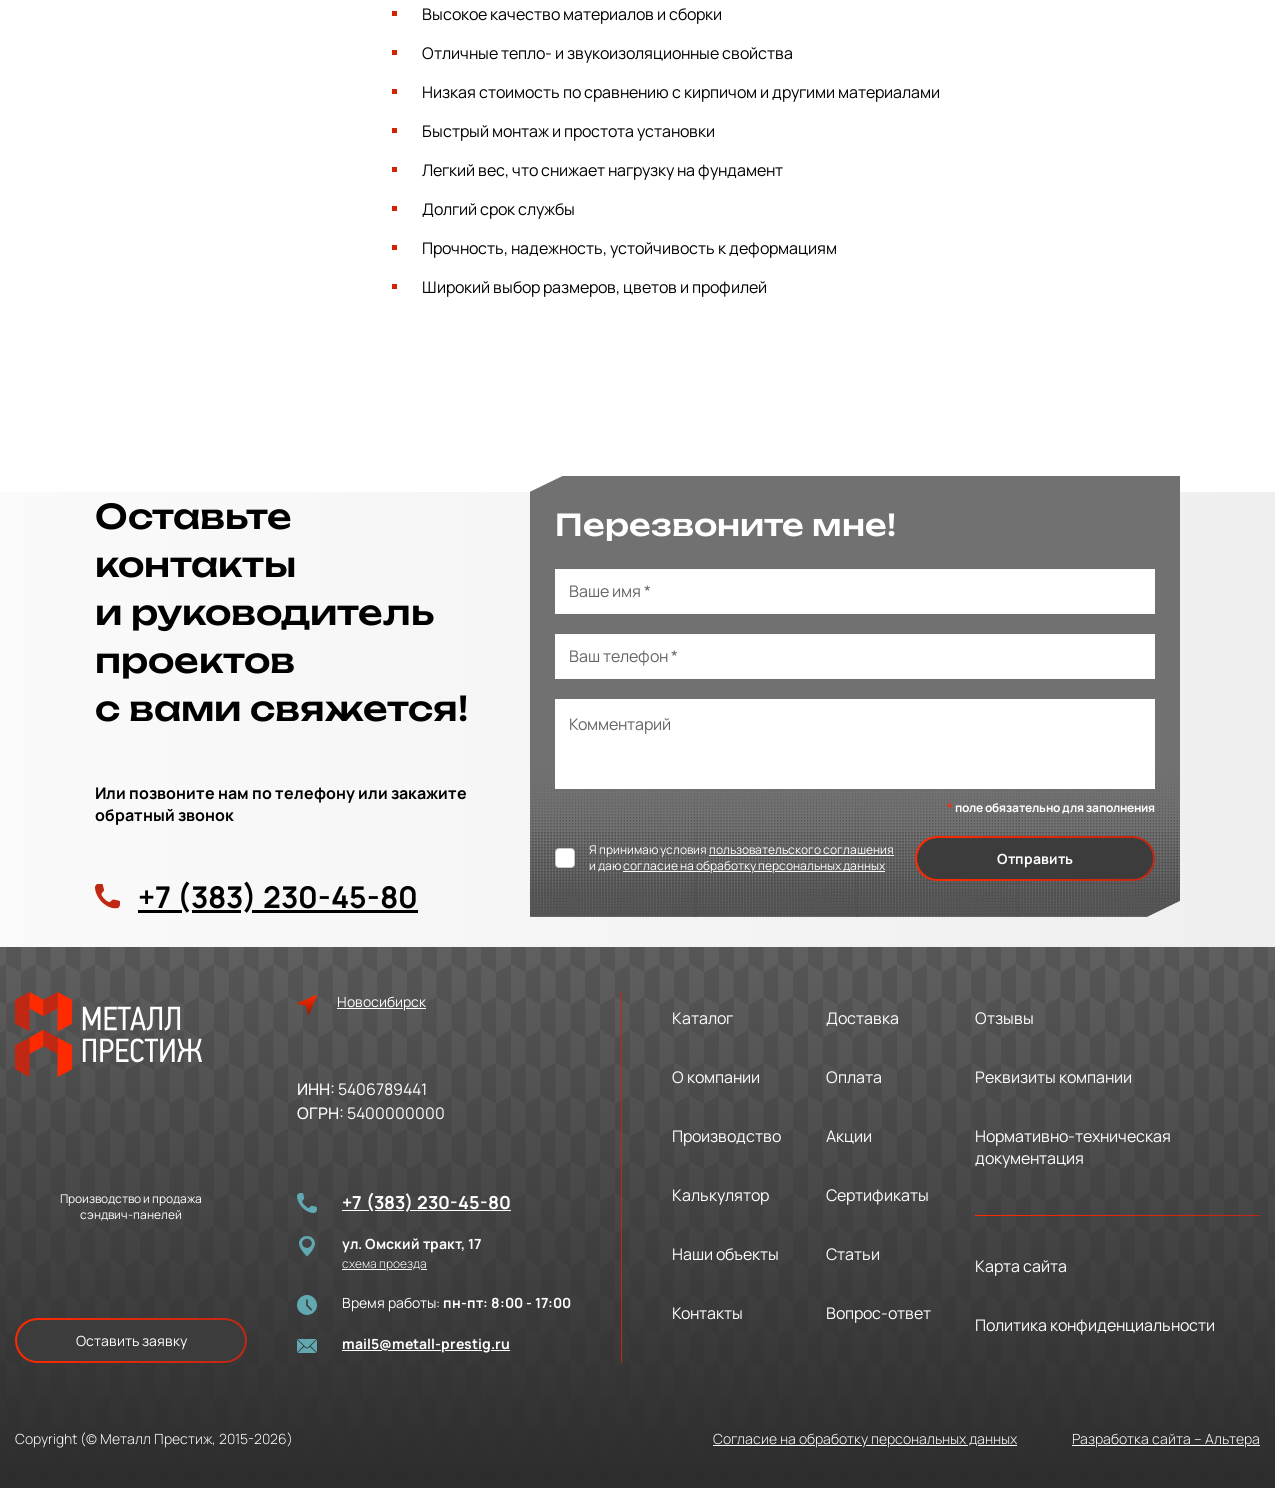
<file: card.html>
<!doctype html>
<html lang="ru">
	<head>
		<meta charset="UTF-8">
		<meta name="viewport" content="width=device-width, initial-scale=1.0">
		<title>Сэндвич-панель ПКСГ 120 мм</title>
		<meta name="robots" content="noindex" />
		<link rel="stylesheet" href="./assets/css/swiper-bundle.min.css">
		<link rel="stylesheet" href="./assets/css/fancybox.css">
		<link rel="stylesheet" href="./assets/css/main.css">
		
	</head>
	<body>
		<header>
			<div class="container header">
				<div class="header__logo">
					<a href="/mprestig/index.html" class="logo"><img src="./assets/images/logo.svg" alt="Производство сэндвич-панелей"></a>
					<div class="header__slogan">Производство сэндвич-панелей</div>
					<div class="header__phone only-tablet"><a href="tel:+73832304580">+7 (383) 230-45-80</a></div>
				</div>
				<div class="header_burger only-tablet" id="burger">
					<input type="checkbox" id="burger-checkbox" class="burger-checkbox">
					<label class="burger" for="burger-checkbox"></label>
				</div>
				<div class="header__right">
					<div class="header__info">
						<nav>
							<ul>
								<li><a href="#">Каталог</a></li>
								<li><a href="#">О компании</a></li>
								<li><a href="#">Производство</a></li>
								<li><a href="#">Калькулятор</a></li>
								<li><a href="#">Наши объекты</a></li>
								<li><a href="#">Контакты</a></li>
							</ul>
						</nav>
					</div>
					<div class="header__content">
						<div class="header__block address-search">
							<div class="header__content-address city-open">
								Новосибирск, <b>ул. Омский тракт, 17</b>

								<div class="cities">
									<div class="cities__inner content-page">
										<ul>
											<li class="active"><a href="#">Новосибирск</a></li>
											<li><a href="#">Иркутск</a></li>
											<li><a href="#">Красноярск</a></li>
											<li><a href="#">Тюмень</a></li>
											<li><a href="#">Улан-Удэ</a></li>
											<li><a href="#">Воронеж</a></li>
											<li><a href="#">Саратов</a></li>
											<li><a href="#">Санкт-Петербург</a></li>
											<li><a href="#">Иваново</a></li>
											<li><a href="#">Челябинск</a></li>
										</ul>
									</div>
								</div>
							</div>
							<div class="header__content-time">
								пн-пт: 8:00 - 17:00
							</div>
							<div class="header__content-search">
								<input type="search" value="Поиск" placeholder="Поиск" name="header__search">
							</div>
						</div>
						<div class="header__block">
							<div class="header__content-phone">
								<a href="tel:+73832304580">+7 (383) 230-45-80</a>
							</div>
							<div class="header__content-email">
								<a href="mailto:mail5@metall-prestig.ru">mail5@metall-prestig.ru</a>
							</div>
						</div>
						<div class="header__block">
							<div class="header__content-button">
								<a href="#" class="btn --white">Обратный звонок</a>
							</div>
						</div>
						<div class="header__content-socail">
							<a href="#"><img src="./assets/images/icons/icon_max.svg" alt="MAX"></a>
							<a href="#"><img src="./assets/images/icons/icon_tg.svg" alt="TG"></a>
						</div>
					</div>
				</div>
			</div>
		</header>
		<main>
			<section class="section container breadcrumbs">
				<div class="breadcrumbs__item">
					<a href="/" data-fragment="breacrumb-home">
					<span property="name">Главная</span>
					</a>
					<meta property="position" content="1">
				</div>
				<div class="breadcrumbs__item">
					<a href="/articles.html" data-fragment="breacrumb-home">
					<span property="name">Продукция</span>
					</a>
					<meta property="position" content="2">
				</div>
				<div class="breadcrumbs__item">
					<a href="/articles.html" data-fragment="breacrumb-home">
					<span property="name">Сэндвич-панели</span>
					</a>
					<meta property="position" content="3">
				</div>
				<div class="breadcrumbs__item active">
					<span property="name">Сэндвич-панель ПКСГ 120 мм</span>
					<meta property="position" content="4">
				</div>
			</section>
			<section class="section container catalog-pages --card">
				<div class="sidebar">
					<div class="sidebar__title">
						Каталог
					</div>
					<ul class="category__list">
						<li class="has-children active">
							<a href="#">Сэндвич-панели</a>
							<ul>
								<li><a href="#">Стеновые</a></li>
								<li class="current-menu-item"><a href="#">Кровельные</a></li>
								<li><a href="#">С минеральной ватой</a></li>
								<li><a href="#">С пенополистиролом</a></li>
								<li><a href="#">Комбинированные</a></li>
								<li><a href="#">С пенополиизоциануратом (ПИР)</a></li>
								<li><a href="#">50 мм</a></li>
								<li><a href="#">80 мм</a></li>
								<li><a href="#">100 мм</a></li>
								<li><a href="#">120 мм</a></li>
								<li><a href="#">150 мм</a></li>
								<li><a href="#">200 мм</a></li>
								<li><a href="#">250 мм</a></li>
								<li><a href="#">300 мм</a></li>
							</ul>
						</li>
						<li class="has-children active">
							<a href="#">Профлист</a>
							<ul>
								<li><a href="#">Кровельный</a></li>
								<li><a href="#">Для забора</a></li>
								<li><a href="#">С8</a></li>
								<li><a href="#">С10</a></li>
								<li><a href="#">С20</a></li>
								<li><a href="#">С21</a></li>
								<li><a href="#">HC35</a></li>
								<li><a href="#">HC44</a></li>
								<li><a href="#">H60</a></li>
								<li><a href="#">H75</a></li>
							</ul>
						</li>
						<li class="has-children active">
							<a href="#">Доборные элементы</a>
							<ul>
								<li><a href="#">Фасонные элементы</a></li>
								<li><a href="#">Герметик</a></li>
								<li><a href="#">Монтажная пена</a></li>
								<li><a href="#">Саморезы</a></li>
							</ul>
						</li>
						<li class="has-children">
							<a href="#">Металлоконструкции</a>
							<ul>
								<li><a href="#">Подпункт 1</a></li>
								<li><a href="#">Подпункт 2</a></li>
								<li><a href="#">Подпункт 3</a></li>
								<li><a href="#">Подпункт 4</a></li>
								<li><a href="#">Подпункт 5</a></li>
							</ul>
						</li>
					</ul>
				</div>
				<div class="content-area card">
					<div class="card__top">
						<div class="card__img">
							<a href="./assets/images/card.png" data-fancybox="card"><img src="./assets/images/card.png" alt="Сэндвич-панель ПКСГ 120 мм"></a>
						</div>
						<h1>Сэндвич-панель ПКСГ 120 мм</h1>
						<div class="card__right">
							<div class="card__meta">
								<div class="card__rating">
									<div class="card__rating-text">
										Рейтинг: <span>4.8</span>
									</div>
									<div class="card__rating-icons">
										<svg aria-hidden="true" style="position: absolute; width: 0; height: 0; overflow: hidden;" version="1.1" xmlns="http://www.w3.org/2000/svg" xmlns:xlink="http://www.w3.org/1999/xlink">
											<defs>
												<symbol id="icon-star" viewBox="0 0 15 15">
													<path d="M6.48351 0.690722C6.78287 -0.230589 8.08627 -0.230588 8.38563 0.690722L9.4552 3.98252C9.58907 4.39454 9.97303 4.6735 10.4063 4.6735H13.8675C14.8362 4.6735 15.239 5.91312 14.4552 6.48252L11.6551 8.51696C11.3046 8.7716 11.1579 9.22297 11.2918 9.63499L12.3614 12.9268C12.6607 13.8481 11.6062 14.6142 10.8225 14.0448L8.02236 12.0104C7.67187 11.7557 7.19727 11.7557 6.84679 12.0104L4.04662 14.0448C3.2629 14.6142 2.20842 13.8481 2.50777 12.9268L3.57734 9.63499C3.71122 9.22297 3.56456 8.7716 3.21407 8.51696L0.413903 6.48252C-0.369811 5.91312 0.0329651 4.6735 1.00169 4.6735H4.46289C4.89611 4.6735 5.28007 4.39454 5.41394 3.98252L6.48351 0.690722Z"/>
												</symbol>
												<symbol id="icon-star-half" viewBox="0 0 13 28">
													<path d="M13 0.5v20.922l-7.016 3.687c-0.203 0.109-0.406 0.187-0.625 0.187-0.453 0-0.656-0.375-0.656-0.781 0-0.109 0.016-0.203 0.031-0.313l1.344-7.812-5.688-5.531c-0.187-0.203-0.391-0.469-0.391-0.75 0-0.469 0.484-0.656 0.875-0.719l7.844-1.141 3.516-7.109c0.141-0.297 0.406-0.641 0.766-0.641v0z"></path>
												</symbol>
											</defs>
										</svg>
										<div class="comment-stars">

											<input class="comment-stars-input" type="radio" name="rating" value="5" id="rating-5">
											<label class="comment-stars-view" for="rating-5">
												<svg class="icon icon-star">
													<use xlink:href="#icon-star"></use>
												</svg>
											</label>
											<input class="comment-stars-input" type="radio" name="rating" value="4.5" id="rating-4.5" checked="checked">
											<label class="comment-stars-view is-half" for="rating-4.5">
												<svg class="icon icon-star-half">
													<use xlink:href="#icon-star-half"></use>
												</svg>
											</label>
											<input class="comment-stars-input" type="radio" name="rating" value="4" id="rating-4">
											<label class="comment-stars-view" for="rating-4">
												<svg class="icon icon-star">
													<use xlink:href="#icon-star"></use>
												</svg>
											</label>
											<input class="comment-stars-input" type="radio" name="rating" value="3.5" id="rating-3.5">
											<label class="comment-stars-view is-half" for="rating-3.5">
												<svg class="icon icon-star-half">
													<use xlink:href="#icon-star-half"></use>
												</svg>
											</label>
											<input class="comment-stars-input" type="radio" name="rating" value="3" id="rating-3">
											<label class="comment-stars-view" for="rating-3">
												<svg class="icon icon-star">
													<use xlink:href="#icon-star"></use>
												</svg>
											</label>
											<input class="comment-stars-input" type="radio" name="rating" value="2.5" id="rating-2.5">
											<label class="comment-stars-view is-half" for="rating-2.5">
												<svg class="icon icon-star-half">
													<use xlink:href="#icon-star-half"></use>
												</svg>
											</label>
											<input class="comment-stars-input" type="radio" name="rating" value="2" id="rating-2">
											<label class="comment-stars-view" for="rating-2">
												<svg class="icon icon-star">
													<use xlink:href="#icon-star"></use>
												</svg>
											</label>
											<input class="comment-stars-input" type="radio" name="rating" value="1.5" id="rating-1.5">
											<label class="comment-stars-view is-half" for="rating-1.5">
												<svg class="icon icon-star-half">
													<use xlink:href="#icon-star-half"></use>
												</svg>
											</label>
											<input class="comment-stars-input" type="radio" name="rating" value="1" id="rating-1">
											<label class="comment-stars-view" for="rating-1">
												<svg class="icon icon-star">
													<use xlink:href="#icon-star"></use>
												</svg>
											</label>
											<input class="comment-stars-input" type="radio" name="rating" value="0.5" id="rating-0.5">
											<label class="comment-stars-view is-half" for="rating-0.5">
												<svg class="icon icon-star-half">
													<use xlink:href="#icon-star-half"></use>
												</svg>
											</label>
										</div>
									</div>
								</div>
								<div class="card__sku">
									Артикул: 100003443393
								</div>
							</div>
							<div class="card__price">
								от 1 050 руб./м<sup>2</sup>
							</div>
							<div class="card__order">
								<a href="#" class="btn">Заказать</a>
							</div>
							<div class="card__attention">
								<b>Указана минимальная цена на сэндвич-панели, находящиеся на складских остатках, длиной до 3 метров.</b> Цена на сэндвич-панели, изготавливаемые под заказ, рассчитывается индивидуально и зависит от объема заказа и требуемых технических характеристик
							</div>
							<div class="card__info">
								<div class="tabs color-tabs">
									<div class="tabs-list">
										<ul>
											<li class="tab-item active" data-tab="main-color">Стандартные цвета RAL</li>
											<li class="tab-item" data-tab="extra-color">Дополнительные цвета</li>
										</ul>
									</div>
									<div class="color-tabs__content">
										<div class="tab-content active" data-tab="main-color">
											<div class="colors__list">
												<div class="color__item">
													<div class="color RAL-9001"></div>
													<div class="name">RAL 9001</div>
												</div>
												<div class="color__item">
													<div class="color RAL-9002"></div>
													<div class="name">RAL 9002</div>
												</div>
												<div class="color__item">
													<div class="color RAL-7004"></div>
													<div class="name">RAL 7004</div>
												</div>
												<div class="color__item">
													<div class="color RAL-9001"></div>
													<div class="name">RAL 9001</div>
												</div>
												<div class="color__item">
													<div class="color RAL-9002"></div>
													<div class="name">RAL 9002</div>
												</div>
												<div class="color__item">
													<div class="color RAL-7004"></div>
													<div class="name">RAL 7004</div>
												</div>
												<div class="color__item">
													<div class="color RAL-9001"></div>
													<div class="name">RAL 9001</div>
												</div>
												<div class="color__item">
													<div class="color RAL-9002"></div>
													<div class="name">RAL 9002</div>
												</div>
												<div class="color__item">
													<div class="color RAL-7004"></div>
													<div class="name">RAL 7004</div>
												</div>
											</div>
										</div>
										<div class="tab-content" data-tab="extra-color">
											<div class="colors__list">
												<div class="color__item">
													<div class="color RAL-7004"></div>
													<div class="name">RAL 7004</div>
												</div>
												<div class="color__item">
													<div class="color RAL-9002"></div>
													<div class="name">RAL 9002</div>
												</div>
												<div class="color__item">
													<div class="color RAL-9001"></div>
													<div class="name">RAL 9001</div>
												</div>
												<div class="color__item">
													<div class="color RAL-7004"></div>
													<div class="name">RAL 7004</div>
												</div>
												<div class="color__item">
													<div class="color RAL-9002"></div>
													<div class="name">RAL 9002</div>
												</div>
												<div class="color__item">
													<div class="color RAL-9001"></div>
													<div class="name">RAL 9001</div>
												</div>
												<div class="color__item">
													<div class="color RAL-7004"></div>
													<div class="name">RAL 7004</div>
												</div>
												<div class="color__item">
													<div class="color RAL-9002"></div>
													<div class="name">RAL 9002</div>
												</div>
												<div class="color__item">
													<div class="color RAL-9001"></div>
													<div class="name">RAL 9001</div>
												</div>
											</div>
										</div>
									</div>
								</div>
							</div>
							<div class="card__calc">
								<a href="#" class="btn --calc">
									
									<svg width="24" height="24" viewBox="0 0 24 24" fill="none" xmlns="http://www.w3.org/2000/svg">
										<path d="M22.0226 11.1929H14.7975C13.686 11.1929 12.7989 10.3109 12.7989 9.19376V1.99911C12.7935 0.887305 13.686 0 14.7975 0H21.9959C23.1075 0 23.9946 0.887305 23.9946 1.99911V9.19911C23.9946 10.2788 23.1395 11.1929 22.0226 11.1929ZM20.8202 6.39822C21.2958 6.39822 21.6058 5.97595 21.5951 5.57506C21.5844 5.17417 21.2478 4.8 20.7935 4.8H15.9946C15.5296 4.8 15.1823 5.19555 15.193 5.62316C15.2037 6.05078 15.5403 6.40356 15.9892 6.40356H20.8149L20.8202 6.39822Z" fill="#C12814"/>
										<path d="M9.22913 23.9951H1.99866C0.887108 24.0004 0 23.1078 0 21.996V14.796C0 13.6842 0.887108 12.7969 1.99866 12.7969H9.19706C10.3086 12.7969 11.1957 13.6842 11.1957 14.796V21.996C11.1957 23.0757 10.3407 23.9897 9.22378 23.9897L9.22913 23.9951ZM7.87709 19.5479L6.72812 18.3987L7.8664 17.2601C8.1817 16.9448 8.17101 16.453 7.87709 16.143C7.58317 15.833 7.08083 15.7955 6.76553 16.1056L5.60053 17.2655L4.40882 16.0842C4.10421 15.7848 3.59118 15.865 3.32398 16.143C3.05678 16.4209 2.998 16.9073 3.29192 17.2013L4.47295 18.3933L3.31329 19.5586C3.00334 19.8739 3.05144 20.3871 3.3507 20.6704C3.64997 20.9537 4.13627 20.9857 4.43554 20.6811L5.60053 19.5212L6.76553 20.6811C7.08083 20.9911 7.59385 20.943 7.87709 20.6436C8.16032 20.3443 8.19238 19.8579 7.87709 19.5425V19.5479Z" fill="#C12814"/>
										<path d="M9.22913 11.1929H1.99866C0.887108 11.1982 0 10.3109 0 9.19911V1.99911C0 0.887305 0.887108 0 1.99866 0H9.19706C10.3086 0 11.1957 0.887305 11.1957 1.99911V9.19911C11.1957 10.2788 10.3407 11.1929 9.22378 11.1929H9.22913ZM6.39679 7.9804V6.39822H8C8.46493 6.39822 8.80695 6.01336 8.79626 5.57506C8.78557 5.16882 8.44355 4.8 8 4.8H6.39679V3.19644C6.39679 2.73675 6.00668 2.38931 5.57381 2.4C5.16767 2.41069 4.79893 2.75278 4.79893 3.19644V4.8H3.19572C2.73614 4.8 2.38878 5.1902 2.39947 5.62316C2.41015 6.05612 2.75217 6.39822 3.19572 6.39822H4.79893V8.00178C4.79893 8.46147 5.18904 8.81425 5.62191 8.79822C6.05478 8.78218 6.40214 8.45078 6.40214 7.9804H6.39679Z" fill="#C12814"/>
										<path d="M22.0226 23.9951H14.7975C13.6859 23.9951 12.7988 23.1131 12.7988 21.996V14.796C12.7988 13.6842 13.6859 12.7969 14.7975 12.7969H21.9959C23.1074 12.7969 23.9946 13.6842 23.9946 14.796V21.996C23.9946 23.0757 23.1395 23.9897 22.0226 23.9897V23.9951ZM20.8202 17.5969C21.2958 17.5969 21.6058 17.1746 21.5951 16.7737C21.5844 16.3728 21.2477 15.9987 20.7935 15.9987H15.9946C15.5296 15.9987 15.1823 16.3942 15.193 16.8218C15.2036 17.2494 15.5403 17.6022 15.9892 17.6022H20.8149L20.8202 17.5969ZM20.8202 20.7987C21.2958 20.7987 21.6058 20.3764 21.5951 19.9755C21.5844 19.5746 21.2477 19.2004 20.7935 19.2004H15.9946C15.5296 19.2004 15.1823 19.596 15.193 20.0236C15.2036 20.4512 15.5403 20.804 15.9892 20.804H20.8149L20.8202 20.7987Z" fill="#C12814"/>
									</svg>
									Калькулятор
								</a>
							</div>
						</div>
					</div>
					<div class="tabs card__details">
						<div class="tabs-list">
							<ul>
								<li class="tab-item active" data-tab="tabs-1">Характеристики</li>
								<li class="tab-item" data-tab="tabs-2">Доставка</li>
								<li class="tab-item" data-tab="tabs-3">Оплата</li>
								<li class="tab-item" data-tab="tabs-4">Сертификаты продукции</li>
							</ul>
						</div>
						<div class="details-tabs__content">
							<div class="tab-content active accordion-item" data-tab="tabs-1">
								<div class="card__details-acc__header accordion-header active">
									Характеристики
								</div>
								<div class="card__details-acc__content accordion-content">
									<table class="characteristics table">
										<tr>
											<td>Длина, мм</td>
											<td>800-12000</td>
										</tr>
										<tr>
											<td>Ширина по утеплителю, мм</td>
											<td>1000</td>
										</tr>
										<tr>
											<td>Ширина фактическая, мм</td>
											<td>1082</td>
										</tr>
										<tr>
											<td>Толщина утеплителя, мм</td>
											<td>Пенополистирол</td>
										</tr>
										<tr>
											<td>Утеплитель</td>
											<td>120</td>
										</tr>
										<tr>
											<td>Тип панели</td>
											<td>кровельная гофрированная</td>
										</tr>
										<tr>
											<td>Вид металла</td>
											<td>Оцинкованная сталь с полимерным покрытием</td>
										</tr>
										<tr>
											<td>Тип замка</td>
											<td>Roof-lock</td>
										</tr>
										<tr>
											<td>Плотность утеплителя, кг/м3</td>
											<td>не менее 16</td>
										</tr>
										<tr>
											<td>Вес на м.п., кг</td>
											<td>12,4т</td>
										</tr>
										<tr>
											<td>Огнестойкость, мин.</td>
											<td>Отсутствует</td>
										</tr>
										<tr>
											<td>Сопротивление теплопередаче, Kxм2/Вт</td>
											<td>2,8</td>
										</tr>
										<tr>
											<td>Индекс изоляции воздушного шума, Дб</td>
											<td>23</td>
										</tr>
										<tr>
											<td>Толщина металла, мм</td>
											<td>0,45-0,7</td>
										</tr>
										<tr>
											<td>Количество сэндвич-панелей в пачке, шт.</td>
											<td>7/8</td>
										</tr>
										<tr>
											<td>Количество сэндвич-панелей (длина 6000 мм) в пачке, м2</td>
											<td>245</td>
										</tr>
										<tr>
											<td>Количество сэндвич-панелей (длина 6 м) в а/м (длина 13,6 м) или ж/д вагоне (длина 12,7 м)</td>
											<td>360</td>
										</tr>
									</table>
								</div>
							</div>
							<div class="tab-content accordion-item" data-tab="tabs-2">
								<div class="card__details-acc__header accordion-header">
									Доставка
								</div>
								<div class="card__details-acc__content accordion-content">
									<p>Текст 2</p>
								</div>
							</div>
							<div class="tab-content accordion-item" data-tab="tabs-3">
								<div class="card__details-acc__header accordion-header">
									Оплата
								</div>
								<div class="card__details-acc__content accordion-content">
									<p>Текст 3</p>
								</div>
							</div>
							<div class="tab-content accordion-item" data-tab="tabs-4">
								<div class="card__details-acc__header accordion-header">
									Сертификаты продукции
								</div>
								<div class="card__details-acc__content accordion-content">
									<p>Текст 4</p>
								</div>
							</div>
						</div>
					</div>
					<div class="section card__advantages">
						<h2>
							Преимущества
						</h2>
						<div class="card__advantages-list">
							<div class="card__advantages-item">
								<div class="icon"><img src="./assets/images/icons/icon_guarantee-2.svg" alt="Гарантия на продукцию: 5 лет"></div>
								<div class="title">
									Гарантия на продукцию: 5 лет
								</div>
							</div>
							<div class="card__advantages-item">
								<div class="icon"><img src="./assets/images/icons/icon_manufacture.svg" alt="Срок изготовления под заказ: от 1 до 10 рабочих дней"></div>
								<div class="title">
									Срок изготовления под заказ: от 1 до 10 рабочих дней
								</div>
							</div>
							<div class="card__advantages-item">
								<div class="icon"><img src="./assets/images/icons/icon_pay-2.svg" alt="Гибкие условия оплаты"></div>
								<div class="title">
									Гибкие условия оплаты
								</div>
							</div>
						</div>
					</div>
					<div class="section recommend">
						<div class="section__title">
							<h2>Похожие товары</h2>
							<div class="section__more">
								<a href="#">Смотреть каталог</a>
							</div>
						</div>
						<div class="recommend__products">
							<div class="products__nav slider__nav">
								<div class="slider__prev">
									<svg width="40" height="40" viewBox="0 0 40 40" fill="none" xmlns="http://www.w3.org/2000/svg">
										<path d="M40 0H0V40H40V0Z" fill="#FF2A00"/>
										<path fill-rule="evenodd" clip-rule="evenodd" d="M23.3295 20L29.2486 9.01733H16.6705L10.7515 20L16.6705 30.9827H29.2486L23.3295 20Z" fill="white"/>
									</svg>
								</div>
								<div class="slider__next">
									<svg width="40" height="40" viewBox="0 0 40 40" fill="none" xmlns="http://www.w3.org/2000/svg">
										<path d="M0 40L40 40L40 3.49691e-06L3.49691e-06 0L0 40Z" fill="#FF2A00"/>
										<path fill-rule="evenodd" clip-rule="evenodd" d="M16.6705 20L10.7514 30.9827L23.3295 30.9827L29.2485 20L23.3295 9.01735L10.7514 9.01735L16.6705 20Z" fill="white"/>
									</svg>
								</div>
							</div>
							<div class="products__slider swiper">
								<div class="swiper-wrapper">
									<div class="swiper-slide">
										<div class="products__item">
											<div class="products__item-img">
												<img src="./assets/images/popular_item-1.png" alt="Сэндвич-панель ПКСГ 120 мм">
											</div>
											<div class="products__item-info">
												<div class="products__item-title">
													<a href="">Сэндвич-панель ПКСГ 120 мм</a>
												</div>
												<div class="products__options">
													<div class="products__options-item sku">
														<div class="products__options-key">Артикул</div>
														<div class="products__options-value">100003000383</div>
													</div>
													<div class="products__options-item">
														<div class="products__options-key">Утеплитель</div>
														<div class="products__options-value">Пенополистирол</div>
													</div>
													<div class="products__options-item">
														<div class="products__options-key">Тип</div>
														<div class="products__options-value">Гофрированная</div>
													</div>
												</div>
												<div class="products__bottom">
													<div class="products__bottom-price">от 750 руб./м<sup>2</sup></div>
													<div class="products__bottom-button"><a href="#" class="btn">Заказать</a></div>
												</div>
											</div>
										</div>
									</div>
									<div class="swiper-slide">
										<div class="products__item">
											<div class="products__item-img">
												<img src="./assets/images/popular_item-2.png" alt="Сэндвич-панель ПСС 120 мм">
											</div>
											<div class="products__item-info">
												<div class="products__item-title">
													<a href="">Сэндвич-панель ПСС 120 мм</a>
												</div>
												<div class="products__options">
													<div class="products__options-item sku">
														<div class="products__options-key">Артикул</div>
														<div class="products__options-value">100003443398</div>
													</div>
													<div class="products__options-item">
														<div class="products__options-key">Утеплитель</div>
														<div class="products__options-value">Пенополистирол</div>
													</div>
													<div class="products__options-item">
														<div class="products__options-key">Тип</div>
														<div class="products__options-value">Стеновая</div>
													</div>
												</div>
												<div class="products__bottom">
													<div class="products__bottom-price">от 1 050 руб./м<sup>2</sup></div>
													<div class="products__bottom-button"><a href="#" class="btn">Заказать</a></div>
												</div>
											</div>
										</div>
									</div>
									<div class="swiper-slide">
										<div class="products__item">
											<div class="products__item-img">
												<img src="./assets/images/popular_item-3.png" alt="Сэндвич-панель ПКМГ 150 мм">
											</div>
											<div class="products__item-info">
												<div class="products__item-title">
													<a href="">Сэндвич-панель ПКМГ 150 мм</a>
												</div>
												<div class="products__options">
													<div class="products__options-item sku">
														<div class="products__options-key">Артикул</div>
														<div class="products__options-value">100003000383</div>
													</div>
													<div class="products__options-item">
														<div class="products__options-key">Утеплитель</div>
														<div class="products__options-value">Пенополистирол</div>
													</div>
													<div class="products__options-item">
														<div class="products__options-key">Тип</div>
														<div class="products__options-value">Гофрированная</div>
													</div>
												</div>
												<div class="products__bottom">
													<div class="products__bottom-price">от 750 руб./м<sup>2</sup></div>
													<div class="products__bottom-button"><a href="#" class="btn">Заказать</a></div>
												</div>
											</div>
										</div>
									</div>
									<div class="swiper-slide">
										<div class="products__item">
											<div class="products__item-img">
												<img src="./assets/images/popular_item-4.png" alt="ПКСГ 300 мм">
											</div>
											<div class="products__item-info">
												<div class="products__item-title">
													<a href="">ПКСГ 300 мм</a>
												</div>
												<div class="products__options">
													<div class="products__options-item sku">
														<div class="products__options-key">Артикул</div>
														<div class="products__options-value">100003443395</div>
													</div>
													<div class="products__options-item">
														<div class="products__options-key">Утеплитель</div>
														<div class="products__options-value">Пенополистирол</div>
													</div>
													<div class="products__options-item">
														<div class="products__options-key">Тип</div>
														<div class="products__options-value">Кровельная гофрированная</div>
													</div>
												</div>
												<div class="products__bottom">
													<div class="products__bottom-price">от 1 100 руб./м<sup>2</sup></div>
													<div class="products__bottom-button"><a href="#" class="btn">Заказать</a></div>
												</div>
											</div>
										</div>
									</div>
									<div class="swiper-slide">
										<div class="products__item">
											<div class="products__item-img">
												<img src="./assets/images/popular_item-1.png" alt="Сэндвич-панель ПКСГ 120 мм">
											</div>
											<div class="products__item-info">
												<div class="products__item-title">
													<a href="">Сэндвич-панель ПКСГ 120 мм</a>
												</div>
												<div class="products__options">
													<div class="products__options-item sku">
														<div class="products__options-key">Артикул</div>
														<div class="products__options-value">100003000383</div>
													</div>
													<div class="products__options-item">
														<div class="products__options-key">Утеплитель</div>
														<div class="products__options-value">Пенополистирол</div>
													</div>
													<div class="products__options-item">
														<div class="products__options-key">Тип</div>
														<div class="products__options-value">Гофрированная</div>
													</div>
												</div>
												<div class="products__bottom">
													<div class="products__bottom-price">от 750 руб./м<sup>2</sup></div>
													<div class="products__bottom-button"><a href="#" class="btn">Заказать</a></div>
												</div>
											</div>
										</div>
									</div>
									<div class="swiper-slide">
										<div class="products__item">
											<div class="products__item-img">
												<img src="./assets/images/popular_item-2.png" alt="Сэндвич-панель ПСС 120 мм">
											</div>
											<div class="products__item-info">
												<div class="products__item-title">
													<a href="">Сэндвич-панель ПСС 120 мм</a>
												</div>
												<div class="products__options">
													<div class="products__options-item sku">
														<div class="products__options-key">Артикул</div>
														<div class="products__options-value">100003443398</div>
													</div>
													<div class="products__options-item">
														<div class="products__options-key">Утеплитель</div>
														<div class="products__options-value">Пенополистирол</div>
													</div>
													<div class="products__options-item">
														<div class="products__options-key">Тип</div>
														<div class="products__options-value">Стеновая</div>
													</div>
												</div>
												<div class="products__bottom">
													<div class="products__bottom-price">от 1 050 руб./м<sup>2</sup></div>
													<div class="products__bottom-button"><a href="#" class="btn">Заказать</a></div>
												</div>
											</div>
										</div>
									</div>
									<div class="swiper-slide">
										<div class="products__item">
											<div class="products__item-img">
												<img src="./assets/images/popular_item-3.png" alt="Сэндвич-панель ПКМГ 150 мм">
											</div>
											<div class="products__item-info">
												<div class="products__item-title">
													<a href="">Сэндвич-панель ПКМГ 150 мм</a>
												</div>
												<div class="products__options">
													<div class="products__options-item sku">
														<div class="products__options-key">Артикул</div>
														<div class="products__options-value">100003000383</div>
													</div>
													<div class="products__options-item">
														<div class="products__options-key">Утеплитель</div>
														<div class="products__options-value">Пенополистирол</div>
													</div>
													<div class="products__options-item">
														<div class="products__options-key">Тип</div>
														<div class="products__options-value">Гофрированная</div>
													</div>
												</div>
												<div class="products__bottom">
													<div class="products__bottom-price">от 750 руб./м<sup>2</sup></div>
													<div class="products__bottom-button"><a href="#" class="btn">Заказать</a></div>
												</div>
											</div>
										</div>
									</div>
									<div class="swiper-slide">
										<div class="products__item">
											<div class="products__item-img">
												<img src="./assets/images/popular_item-4.png" alt="ПКСГ 300 мм">
											</div>
											<div class="products__item-info">
												<div class="products__item-title">
													<a href="">ПКСГ 300 мм</a>
												</div>
												<div class="products__options">
													<div class="products__options-item sku">
														<div class="products__options-key">Артикул</div>
														<div class="products__options-value">100003443395</div>
													</div>
													<div class="products__options-item">
														<div class="products__options-key">Утеплитель</div>
														<div class="products__options-value">Пенополистирол</div>
													</div>
													<div class="products__options-item">
														<div class="products__options-key">Тип</div>
														<div class="products__options-value">Кровельная гофрированная</div>
													</div>
												</div>
												<div class="products__bottom">
													<div class="products__bottom-price">от 1 100 руб./м<sup>2</sup></div>
													<div class="products__bottom-button"><a href="#" class="btn">Заказать</a></div>
												</div>
											</div>
										</div>
									</div>
								</div>
							</div>
							<div class="section__more only-mobile">
								<a href="#">Смотреть каталог</a>
							</div>
						</div>
					</div>
					<div class="section container seo-text content-page">
						<p>В наличии большой выбор трехслойных сэндвич-панелей с доставкой по Санкт-Петербургу, Ленинградской области и другим регионам России.</p>
						<p>Этот современный материал выбирают для строительства быстровозводимых зданий, различных промышленных сооружений, складов, торговых объектов и других помещений. Используется для возведения стен, фасадов и применяется для укладки кровли.</p>
						<p>В компании «Металл Престиж СПБ» можно купить сэндвич-панели, изготовленные на собственном оборудовании в строгом соответствии с ГОСТ, с учетом всех требований безопасности и прочностных характеристик. Промежуточный слой утеплителя имеет высокую плотность, обладает отличной теплоизоляцией, звукоизоляцией и низкой теплопроводностью. Такая система обеспечивает хорошую защиту от влаги, температур и различных нагрузок.</p>
						<p><b>Преимущества наших сэндвич-панелей:</b></p>
						<ul>
							<li>Высокое качество материалов и сборки</li>
							<li>Отличные тепло- и звукоизоляционные свойства</li>
							<li>Низкая стоимость по сравнению с кирпичом и другими материалами</li>
							<li>Быстрый монтаж и простота установки</li>
							<li>Легкий вес, что снижает нагрузку на фундамент</li>
							<li>Долгий срок службы</li>
							<li>Прочность, надежность, устойчивость к деформациям</li>
							<li>Широкий выбор размеров, цветов и профилей</li>
						</ul>
					</div>
				</div>
			</section>
			<section class="section form">
				<div class="form__inner">
					<div class="container form__wrapper">
						<div class="form__left">
							<div class="form__title">
								Оставьте контакты <br>
								и руководитель проектов <br>
								с вами свяжется!
							</div>
							<div class="form__text">Или позвоните нам по телефону или закажите обратный звонок</div>
							<div class="form__link"><a href="tel:+73832304580">+7 (383) 230-45-80</a></div>
						</div>
						<div class="form__right clip-small">
							<div class="form__title">
								Перезвоните мне!
							</div>
							<form>
								<div class="form__field">
									<label for="username">
										<input type="text" name="username" id="username" placeholder="Ваше имя *">
									</label>
								</div>
								<div class="form__field">
									<label for="userphone">
										<input type="tel" name="userphone" id="userphone" placeholder="Ваш телефон *">
									</label>
								</div>
								<div class="form__field">
									<label for="usermessage">
										<textarea name="usermessage" id="usermessage" placeholder="Комментарий"></textarea>
									</label>
								</div>
								<div class="form__field message">
									<span class="red">*</span> поле обязательно для заполнения
								</div>
								<div class="form__fields row">
									<div class="form__field">
										<input type="checkbox" id="agree" name="agree">
										<label for="agree">
											Я принимаю условия <a href="#">пользовательского соглашения</a> и даю <a href="#">согласие на обработку персональных данных</a>
										</label>
									</div>
									<div class="form__field">
										<button class="btn --grey">Отправить</button>
									</div>
								</div>
							</form>
						</div>
					</div>
				</div>
			</section>
		</main>
		<footer>
			<div class="container footer">
				<div class="footer__logo">
					<a href="/"><img src="./assets/images/logo__footer.svg" alt="Производство сэндвич-панелей"></a>
				</div>
				<div class="footer__info">
					<div class="footer__slogan">Производство и продажа <br>сэндвич-панелей</div>
					<div class="footer__btn"><a href="#" class="btn --grey">Оставить заявку</a></div>
				</div>
				<div class="footer__city city-open">
					Новосибирск

					<div class="cities">
						<div class="cities__inner content-page">
							<ul>
								<li class="active"><a href="#">Новосибирск</a></li>
								<li><a href="#">Иркутск</a></li>
								<li><a href="#">Красноярск</a></li>
								<li><a href="#">Тюмень</a></li>
								<li><a href="#">Улан-Удэ</a></li>
								<li><a href="#">Воронеж</a></li>
								<li><a href="#">Саратов</a></li>
								<li><a href="#">Санкт-Петербург</a></li>
								<li><a href="#">Иваново</a></li>
								<li><a href="#">Челябинск</a></li>
							</ul>
						</div>
					</div>
				</div>
				<div class="footer__details">
					<p><b>ИНН:</b> 5406789441</p>
					<p><b>ОГРН:</b> 5400000000</p>
				</div>
				<div class="footer__contacts contacts">
					<div class="contacts__phone footer__phone">
						<a href="tel:+73832304580">+7 (383) 230-45-80</a>
					</div>
					<div class="contacts__address footer__address">
						<p>ул. Омский тракт, 17</p>
						<p><a href="#">схема проезда</a></p>
					</div>
					<div class="contacts__time footer__time">
						Время работы: <b>пн-пт: 8:00 - 17:00</b>
					</div>
					<div class="contacts__email footer__email">
						<a href="mailto:mail5@metall-prestig.ru">mail5@metall-prestig.ru</a>
					</div>
				</div>
				<div class="footer__menu">
					<ul class="menu-1 only-desktop">
						<li><a href="#">Каталог</a></li>
						<li><a href="#">О компании</a></li>
						<li><a href="#">Производство</a></li>
						<li><a href="#">Калькулятор</a></li>
						<li><a href="#">Наши объекты</a></li>
						<li><a href="#">Контакты</a></li>
					</ul>
					<ul class="menu-2 only-desktop">
						<li><a href="#">Доставка</a></li>
						<li><a href="#">Оплата</a></li>
						<li><a href="#">Акции</a></li>
						<li><a href="#">Сертификаты</a></li>
						<li><a href="#">Статьи</a></li>
						<li><a href="#">Вопрос-ответ</a></li>
					</ul>
					<ul class="menu-3 only-desktop">
						<li><a href="#">Отзывы</a></li>
						<li><a href="#">Реквизиты компании</a></li>
						<li><a href="#">Нормативно-техническая документация</a></li>
					</ul>
					<ul class="menu-4">
						<li><a href="#">Карта сайта</a></li>
						<li><a href="#">Политика конфиденциальности</a></li>
					</ul>
				</div>
				<div class="footer__copyright">
					Copyright (© Металл Престиж, 2015-2026)
				</div>
				<div class="footer__links">
					<a href="#">Согласие на обработку персональных данных</a>
					<a href="#">Разработка сайта – Альтера</a>
				</div>
			</div>
		</footer>
		<div class="mobile-burger">
			<div class="mobile-burger__inner">
				<div class="close"></div>
					<div class="mobile-burger__top">
						<div class="mobile-burger__logo">
							<img src="./assets/images/logo__mobile.svg" alt="Производство сэндвич-панелей">
						</div>
						<div class="mobile-burger__city city-open">
							Новосибирск

							<div class="cities">
								<div class="cities__inner content-page">
									<ul>
										<li class="active"><a href="#">Новосибирск</a></li>
										<li><a href="#">Иркутск</a></li>
										<li><a href="#">Красноярск</a></li>
										<li><a href="#">Тюмень</a></li>
										<li><a href="#">Улан-Удэ</a></li>
										<li><a href="#">Воронеж</a></li>
										<li><a href="#">Саратов</a></li>
										<li><a href="#">Санкт-Петербург</a></li>
										<li><a href="#">Иваново</a></li>
										<li><a href="#">Челябинск</a></li>
									</ul>
								</div>
							</div>
						</div>
						<div class="mobile-burger__button">
							<a href="#" class="btn">Обратный звонок</a>
						</div>
						<div class="mobile-burger__social">
							<a href="#"><img src="./assets/images/icons/max.svg" alt="MAX"></a>
							<a href="#"><img src="./assets/images/icons/tg.svg" alt="TG"></a>
						</div>
						<div class="mobile-burger__search">
							<form>
								<div class="form-field">
									<label><input type="search" value="Поиск"></label>
								</div>
								<button class="search">Поиск</button>
							</form>
						</div>
					</div>
					<div class="mobile-burger__menu">
						<ul>
							<li><a href="#">Каталог</a></li>
							<li><a href="#">О компании</a></li>
							<li><a href="#">Производство</a></li>
							<li><a href="#">Калькулятор</a></li>
							<li><a href="#">Наши объекты</a></li>
							<li><a href="#">Контакты</a></li>
						</ul>
					</div>
					<div class="mobile-burger__contacts contacts">
						<div class="contacts__phone">
							<a href="tel:+73832304580">+7 (383) 230-45-80</a>
						</div>
						<div class="contacts__email">
							<a href="mailto:mail5@metall-prestig.ru">mail5@metall-prestig.ru</a>
						</div>
						<div class="contacts__address">
							<p>ул. Омский тракт, 17</p>
							<p><a href="#">схема проезда</a></p>
						</div>
						<div class="contacts__time">
							Время работы: <b>пн-пт: 8:00 - 17:00</b>
						</div>
					</div>
			</div>
		</div>
		<div class="overlay"></div>
		<script src="./assets/js/swiper-bundle.min.js"></script>
		<script src="./assets/js/fancybox.umd.js"></script>
		<script src="./assets/js/color.js"></script>
		<script src="./assets/js/main.js"></script>
	</body>
</html>
</file>
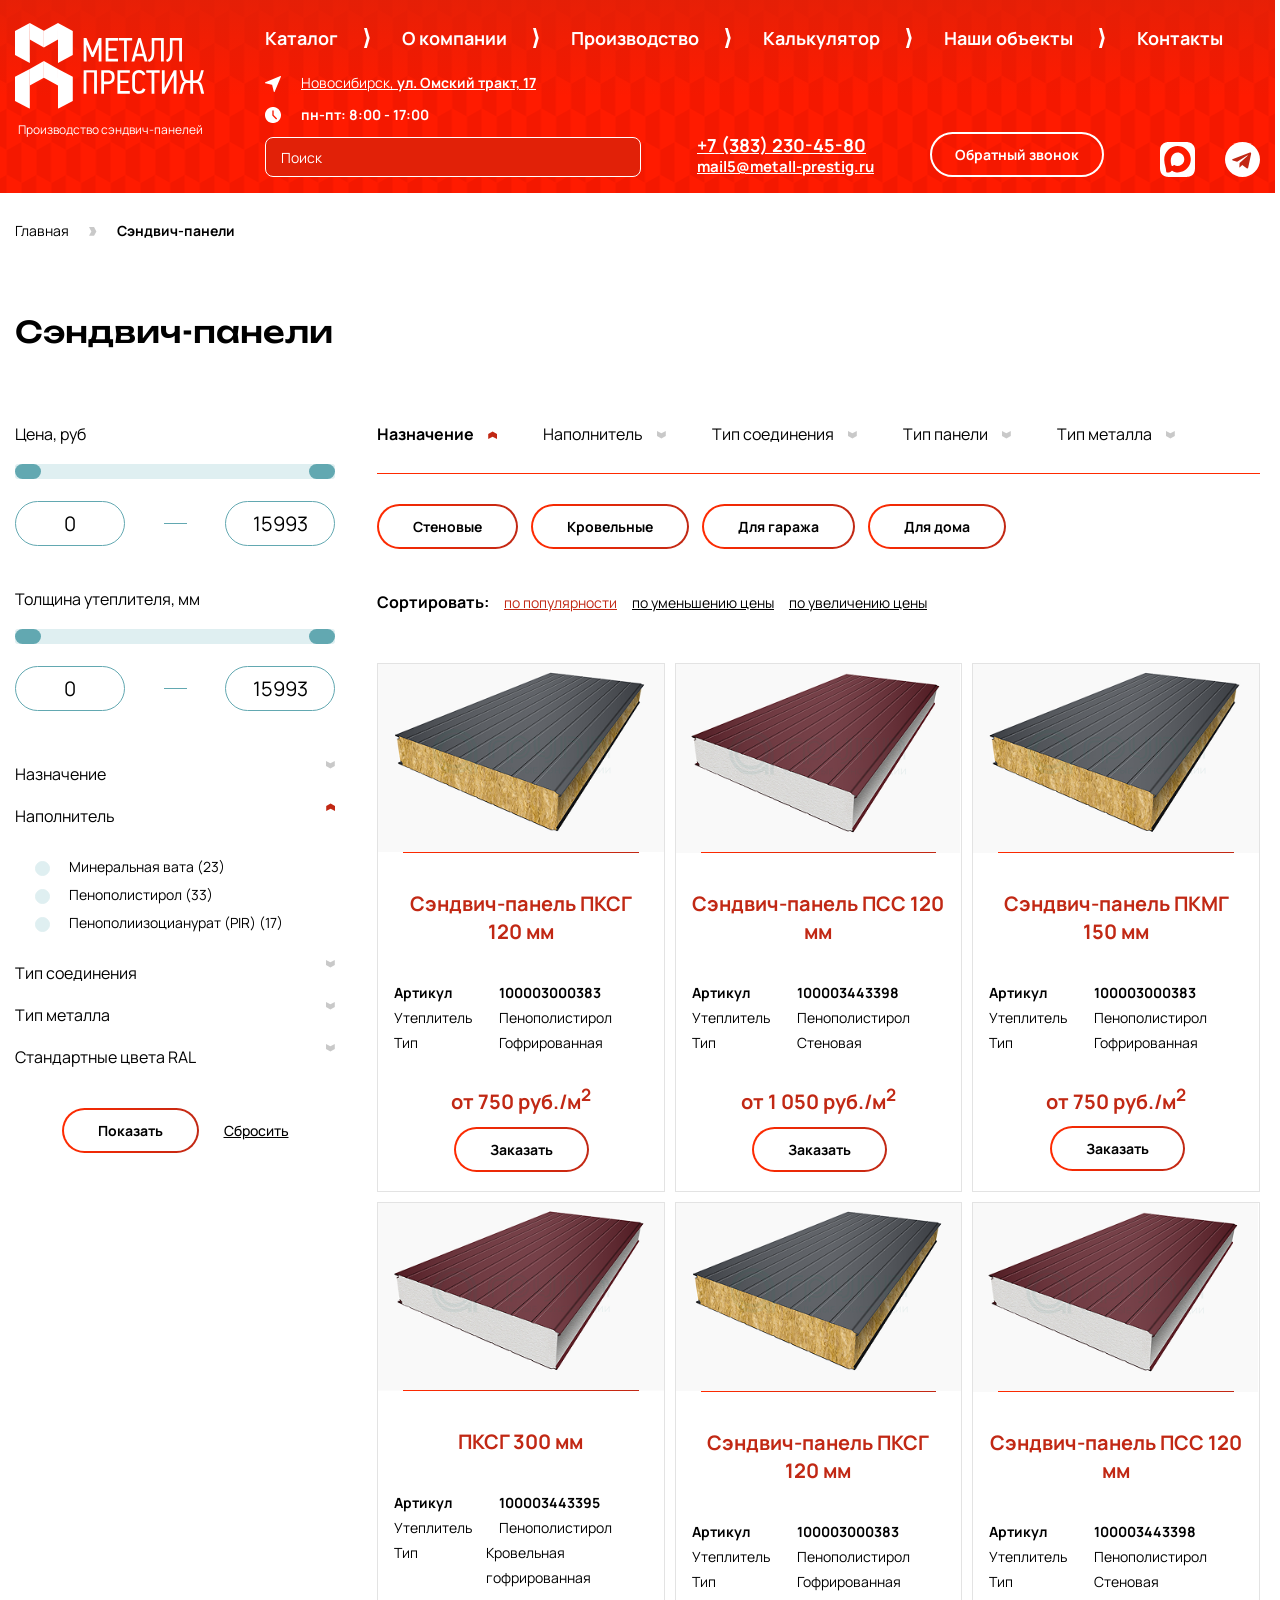
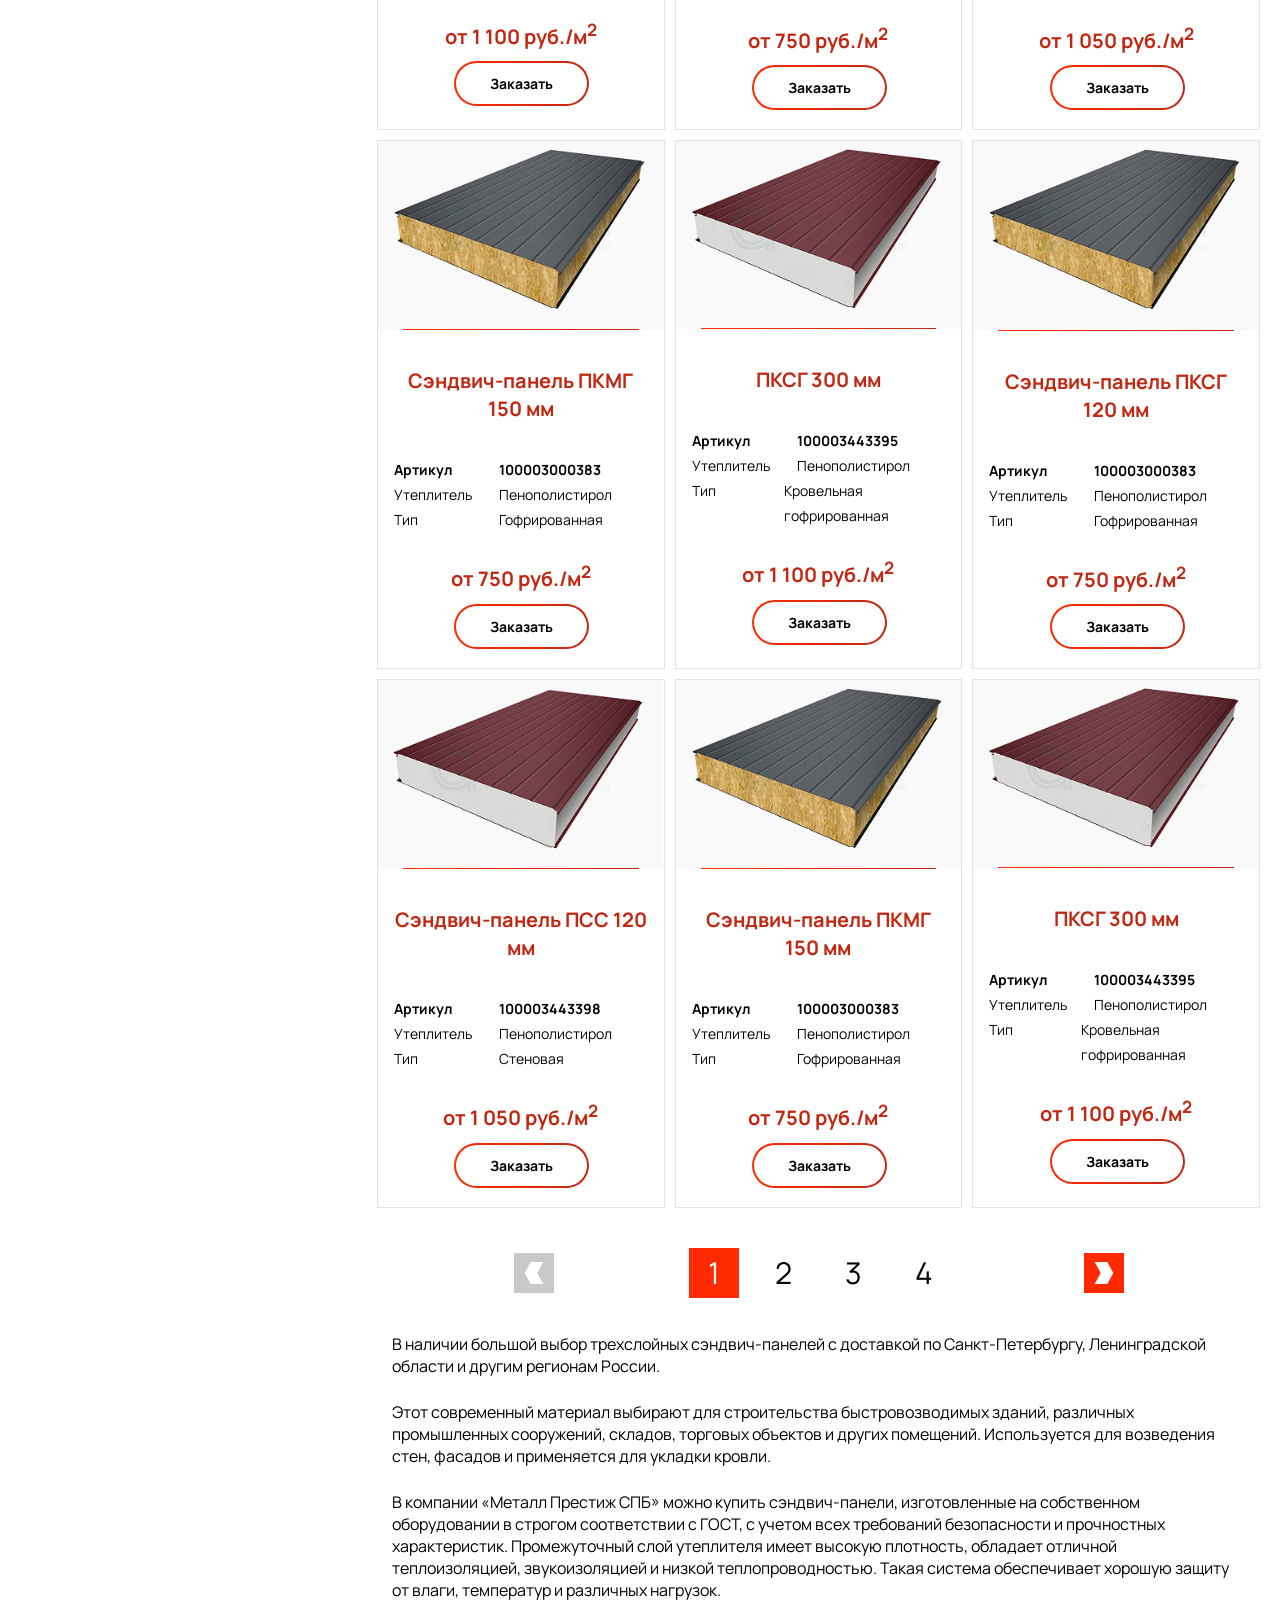
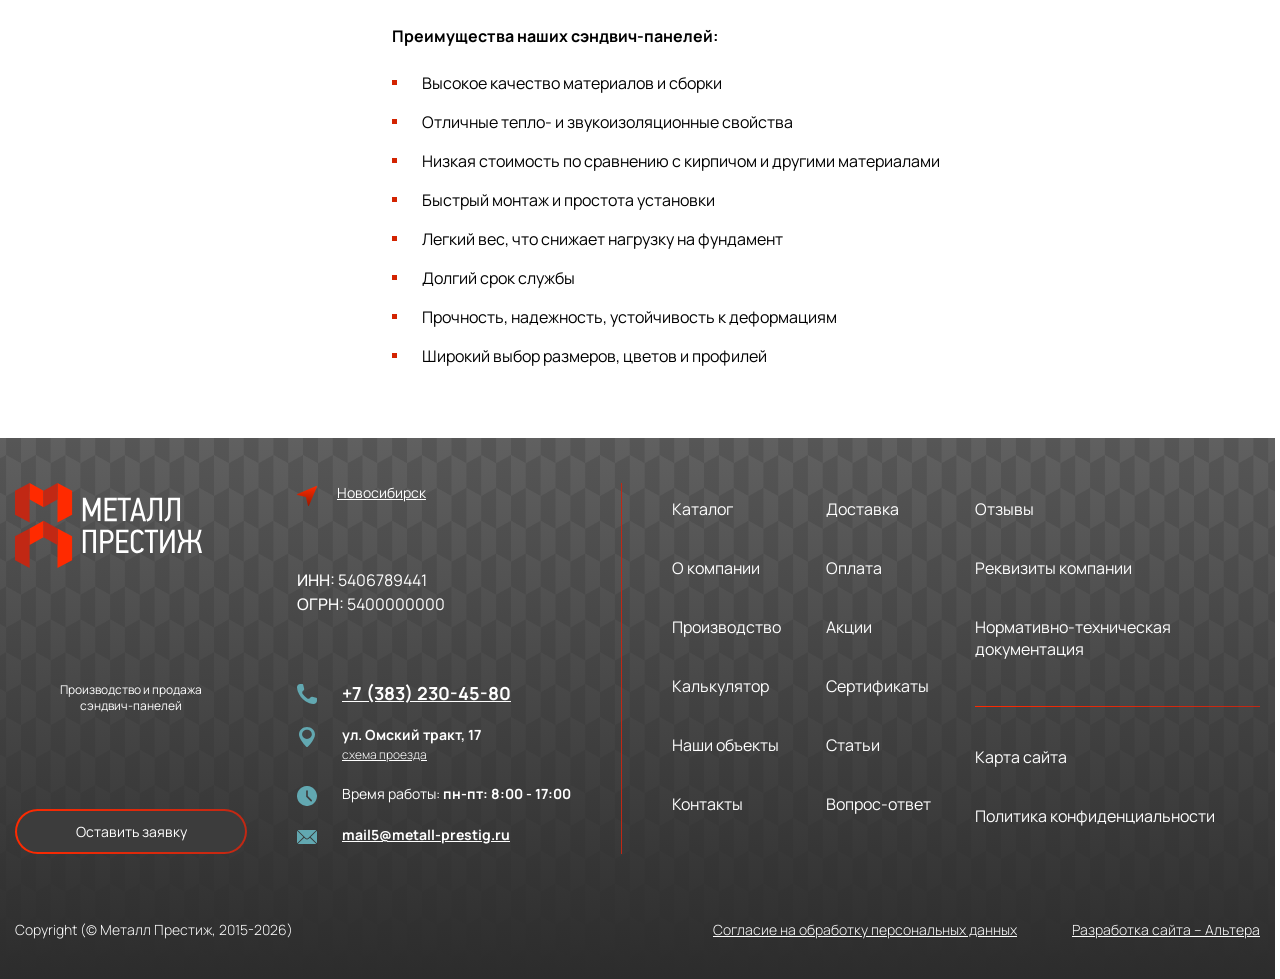
<file: catalog.html>
<!doctype html>
<html lang="ru">
	<head>
		<meta charset="UTF-8">
		<meta name="viewport" content="width=device-width, initial-scale=1.0">
		<title>Сэндвич-панели</title>
		<meta name="robots" content="noindex" />
		<link rel="stylesheet" href="./assets/css/nouislider.min.css">
		<link rel="stylesheet" href="./assets/css/main.css">
		
	</head>
	<body>
		<header>
			<div class="container header">
				<div class="header__logo">
					<a href="/mprestig/index.html" class="logo"><img src="./assets/images/logo.svg" alt="Производство сэндвич-панелей"></a>
					<div class="header__slogan">Производство сэндвич-панелей</div>
					<div class="header__phone only-tablet"><a href="tel:+73832304580">+7 (383) 230-45-80</a></div>
				</div>
				<div class="header_burger only-tablet" id="burger">
					<input type="checkbox" id="burger-checkbox" class="burger-checkbox">
					<label class="burger" for="burger-checkbox"></label>
				</div>
				<div class="header__right">
					<div class="header__info">
						<nav>
							<ul>
								<li><a href="#">Каталог</a></li>
								<li><a href="#">О компании</a></li>
								<li><a href="#">Производство</a></li>
								<li><a href="#">Калькулятор</a></li>
								<li><a href="#">Наши объекты</a></li>
								<li><a href="#">Контакты</a></li>
							</ul>
						</nav>
					</div>
					<div class="header__content">
						<div class="header__block address-search">
							<div class="header__content-address city-open">
								Новосибирск, <b>ул. Омский тракт, 17</b>

								<div class="cities">
									<div class="cities__inner content-page">
										<ul>
											<li class="active"><a href="#">Новосибирск</a></li>
											<li><a href="#">Иркутск</a></li>
											<li><a href="#">Красноярск</a></li>
											<li><a href="#">Тюмень</a></li>
											<li><a href="#">Улан-Удэ</a></li>
											<li><a href="#">Воронеж</a></li>
											<li><a href="#">Саратов</a></li>
											<li><a href="#">Санкт-Петербург</a></li>
											<li><a href="#">Иваново</a></li>
											<li><a href="#">Челябинск</a></li>
										</ul>
									</div>
								</div>
							</div>
							<div class="header__content-time">
								пн-пт: 8:00 - 17:00
							</div>
							<div class="header__content-search">
								<input type="search" value="Поиск" placeholder="Поиск" name="header__search">
							</div>
						</div>
						<div class="header__block">
							<div class="header__content-phone">
								<a href="tel:+73832304580">+7 (383) 230-45-80</a>
							</div>
							<div class="header__content-email">
								<a href="mailto:mail5@metall-prestig.ru">mail5@metall-prestig.ru</a>
							</div>
						</div>
						<div class="header__block">
							<div class="header__content-button">
								<a href="#" class="btn --white">Обратный звонок</a>
							</div>
						</div>
						<div class="header__content-socail">
							<a href="#"><img src="./assets/images/icons/icon_max.svg" alt="MAX"></a>
							<a href="#"><img src="./assets/images/icons/icon_tg.svg" alt="TG"></a>
						</div>
					</div>
				</div>
			</div>
		</header>
		<main>
			<section class="section container breadcrumbs">
				<div class="breadcrumbs__item">
					<a href="/" data-fragment="breacrumb-home">
					<span property="name">Главная</span>
					</a>
					<meta property="position" content="1">
				</div>
				<div class="breadcrumbs__item active">
					<span property="name">Сэндвич-панели</span>
					<meta property="position" content="2">
				</div>
			</section>
			<section class="section container content-page">
				<h1>Сэндвич-панели</h1>
			</section>
			<section class="section container catalog-pages --catalog">
				<div class="sidebar">
					<div class="filter" id="filter">
						<div class="filter-panel">
							<div class="filter__name">
								Цена, руб
							</div>
							<div class="filter__content">
								<div class="price-input-container number-slider__wrapper">	
									<div class="slider">						
										<div id="price-range__slider" class="number__slider"></div>
									</div>
									<div class="range-top price-input">
										<input type="number" class="min-input" value="0" data-limit="0" id="price-range__min">
										<div class="separator"></div>
										<input type="number" class="max-input" value="15993" data-limit="15993" id="price-range__max">				
									</div>
								</div>
							</div>
						</div>
						<div class="filter-panel">
							<div class="filter__name">
								Толщина утеплителя, мм
							</div>
							<div class="filter__content">
								<div class="price-input-container number-slider__wrapper">	
									<div class="slider">						
										<div id="thick__slider" class="number__slider"></div>
									</div>
									<div class="range-top price-input">
										<input type="number" class="min-input" value="0" data-limit="0" id="thick__min">
										<div class="separator"></div>
										<input type="number" class="max-input" value="15993" data-limit="15993" id="thick__max">				
									</div>
								</div>
							</div>
						</div>
						<div class="filter-panel accordion-item">
							<div class="filter__name accordion-header">
								Назначение
							</div>
							<div class="filter__content accordion-content">
								<div class="form-row">
									<div class="section-item form-field">
										<input value="gable" type="radio" id="nap-1" name="type-of-nap">
										<label for="nap-1">Минеральная вата (23)</label>
									</div>
									<div class="section-item form-field">
										<input value="lean-to" type="radio" id="nap-2" name="type-of-nap">
										<label for="nap-2">Пенополистирол (33) </label>
									</div>
									<div class="section-item form-field">
										<input value="lean-to" type="radio" id="nap-3" name="type-of-nap">
										<label for="nap-3">Пенополиизоцианурат (PIR) (17) </label>
									</div>
								</div>
							</div>
						</div>
						<div class="filter-panel accordion-item active">
							<div class="filter__name accordion-header">
								Наполнитель
							</div>
							<div class="filter__content accordion-content">
								<div class="form-row">
									<div class="section-item form-field">
										<input value="gable" type="radio" id="nap-4" name="type-of-nap">
										<label for="nap-4">Минеральная вата (23)</label>
									</div>
									<div class="section-item form-field">
										<input value="lean-to" type="radio" id="nap-5" name="type-of-nap">
										<label for="nap-5">Пенополистирол (33) </label>
									</div>
									<div class="section-item form-field">
										<input value="lean-to" type="radio" id="nap-6" name="type-of-nap">
										<label for="nap-6">Пенополиизоцианурат (PIR) (17) </label>
									</div>
								</div>
							</div>
						</div>
						<div class="filter-panel accordion-item">
							<div class="filter__name accordion-header">
								Тип соединения
							</div>
							<div class="filter__content accordion-content">
								<div class="form-row">
									<div class="section-item form-field">
										<input value="gable" type="radio" id="nap-7" name="type-of-nap">
										<label for="nap-7">Минеральная вата (23)</label>
									</div>
									<div class="section-item form-field">
										<input value="lean-to" type="radio" id="nap-8" name="type-of-nap">
										<label for="nap-8">Пенополистирол (33) </label>
									</div>
									<div class="section-item form-field">
										<input value="lean-to" type="radio" id="nap-9" name="type-of-nap">
										<label for="nap-9">Пенополиизоцианурат (PIR) (17) </label>
									</div>
								</div>
							</div>
						</div>
						<div class="filter-panel acc accordion-item">
							<div class="filter__name accordion-header">
								Тип металла
							</div>
							<div class="filter__content accordion-content">
								<div class="form-row">
									<div class="section-item form-field">
										<input value="gable" type="radio" id="nap-10" name="type-of-nap">
										<label for="nap-10">Минеральная вата (23)</label>
									</div>
									<div class="section-item form-field">
										<input value="lean-to" type="radio" id="nap-11" name="type-of-nap">
										<label for="nap-11">Пенополистирол (33) </label>
									</div>
									<div class="section-item form-field">
										<input value="lean-to" type="radio" id="nap-12" name="type-of-nap">
										<label for="nap-12">Пенополиизоцианурат (PIR) (17) </label>
									</div>
								</div>
							</div>
						</div>
						<div class="filter-panel acc accordion-item">
							<div class="filter__name accordion-header">
								Стандартные цвета RAL
							</div>
							<div class="filter__content accordion-content">
								
							</div>
						</div>

						<div class="filter-bottom">
							<a href="#" class="btn">Показать</a>
							<a href="#">Сбросить</a>
						</div>
					</div>
				</div>
				<div class="content-area catalog">
					<div class="products__tabs">
						<div class="tabs card__details">
							<div class="tabs-list">
								<ul>
									<li class="tab-item active" data-tab="tabs-1">Назначение</li>
									<li class="tab-item" data-tab="tabs-2">Наполнитель</li>
									<li class="tab-item" data-tab="tabs-3">Тип соединения</li>
									<li class="tab-item" data-tab="tabs-4">Тип панели</li>
									<li class="tab-item" data-tab="tabs-5">Тип металла</li>
								</ul>
							</div>
							<div class="details-tabs__content">
								<div class="tab-content active accordion-item" data-tab="tabs-1">
									<div class="card__details-acc__header accordion-header active">
										Назначение
									</div>
									<div class="card__details-acc__content accordion-content">
										<div class="tags__list">
											<a href="#">Стеновые</a>
											<a href="#">Кровельные</a>
											<a href="#">Для гаража</a>
											<a href="#">Для дома</a>
										</div>
									</div>
								</div>
								<div class="tab-content accordion-item" data-tab="tabs-2">
									<div class="card__details-acc__header accordion-header">
										Наполнитель
									</div>
									<div class="card__details-acc__content accordion-content">
										<div class="tags__list">
											<a href="#">Кровельные</a>
											<a href="#">Для гаража</a>
											<a href="#">Для дома</a>
										</div>
									</div>
								</div>
								<div class="tab-content accordion-item" data-tab="tabs-3">
									<div class="card__details-acc__header accordion-header">
										Тип соединения
									</div>
									<div class="card__details-acc__content accordion-content">
										<div class="tags__list">
											<a href="#">Стеновые</a>
											<a href="#">Для гаража</a>
											<a href="#">Для дома</a>
										</div>
									</div>
								</div>
								<div class="tab-content accordion-item" data-tab="tabs-4">
									<div class="card__details-acc__header accordion-header">
										Тип панели
									</div>
									<div class="card__details-acc__content accordion-content">
										<div class="tags__list">
											<a href="#">Стеновые</a>
											<a href="#">Кровельные</a>
											<a href="#">Для дома</a>
										</div>
									</div>
								</div>
								<div class="tab-content accordion-item" data-tab="tabs-5">
									<div class="card__details-acc__header accordion-header">
										Тип металла
									</div>
									<div class="card__details-acc__content accordion-content">
										<div class="tags__list">
											<a href="#">Стеновые</a>
											<a href="#">Кровельные</a>
											<a href="#">Для гаража</a>
										</div>
									</div>
								</div>
							</div>
						</div>
					</div>
					<div class="products__extra only-mobile">
						<div class="btn --filter" id="filter-button">
							<svg width="16" height="16" viewBox="0 0 16 16" fill="none" xmlns="http://www.w3.org/2000/svg">
								<path d="M6.6081 16H6.32602C6.01125 15.899 5.79288 15.6529 5.79288 15.3047L5.79163 9.31688C5.79163 8.99599 5.68852 8.70984 5.50117 8.45272L0.12118 1.05915C-0.0410247 0.835952 -0.0326421 0.557983 0.100223 0.331519C0.208359 0.147569 0.422117 0 0.694553 0L15.3512 0.000817557C15.6215 0.000817557 15.8361 0.197849 15.9258 0.378529C16.0373 0.602948 16.026 0.857617 15.8722 1.06855L10.5052 8.44332C10.3153 8.70412 10.2084 8.99231 10.2084 9.31525L10.2055 14.2157C10.2055 14.4748 10.0563 14.7148 9.81069 14.8064L6.6081 16Z" fill="#C12814"/>
							</svg>
							Фильтры
						</div>
						<select name="sort">
							<option>Сортировать по:</option>
							<option value="popular">по популярности</option>
							<option value="desc">по уменьшению цены</option>
							<option value="asc">по увеличению цены</option>
						</select>
					</div>
					<div class="products__sort only-desktop">
						<div class="products__sort-title">Сортировать:</div>
						<div class="products__sort-popular sort active">по популярности</div>
						<div class="products__sort-desc sort">по уменьшению цены</div>
						<div class="products__sort-asc sort">по увеличению цены</div>
					</div>
					<div class="products__list">
						<div class="products__item">
							<div class="products__item-img">
								<img src="./assets/images/popular_item-1.png" alt="Сэндвич-панель ПКСГ 120 мм">
							</div>
							<div class="products__item-info">
								<div class="products__item-title">
									<a href="">Сэндвич-панель ПКСГ 120 мм</a>
								</div>
								<div class="products__options">
									<div class="products__options-item sku">
										<div class="products__options-key">Артикул</div>
										<div class="products__options-value">100003000383</div>
									</div>
									<div class="products__options-item">
										<div class="products__options-key">Утеплитель</div>
										<div class="products__options-value">Пенополистирол</div>
									</div>
									<div class="products__options-item">
										<div class="products__options-key">Тип</div>
										<div class="products__options-value">Гофрированная</div>
									</div>
								</div>
								<div class="products__bottom">
									<div class="products__bottom-price">от 750 руб./м<sup>2</sup></div>
									<div class="products__bottom-button"><a href="#" class="btn">Заказать</a></div>
								</div>
							</div>
						</div>
						<div class="products__item">
							<div class="products__item-img">
								<img src="./assets/images/popular_item-2.png" alt="Сэндвич-панель ПСС 120 мм">
							</div>
							<div class="products__item-info">
								<div class="products__item-title">
									<a href="">Сэндвич-панель ПСС 120 мм</a>
								</div>
								<div class="products__options">
									<div class="products__options-item sku">
										<div class="products__options-key">Артикул</div>
										<div class="products__options-value">100003443398</div>
									</div>
									<div class="products__options-item">
										<div class="products__options-key">Утеплитель</div>
										<div class="products__options-value">Пенополистирол</div>
									</div>
									<div class="products__options-item">
										<div class="products__options-key">Тип</div>
										<div class="products__options-value">Стеновая</div>
									</div>
								</div>
								<div class="products__bottom">
									<div class="products__bottom-price">от 1 050 руб./м<sup>2</sup></div>
									<div class="products__bottom-button"><a href="#" class="btn">Заказать</a></div>
								</div>
							</div>
						</div>
						<div class="products__item">
							<div class="products__item-img">
								<img src="./assets/images/popular_item-3.png" alt="Сэндвич-панель ПКМГ 150 мм">
							</div>
							<div class="products__item-info">
								<div class="products__item-title">
									<a href="">Сэндвич-панель ПКМГ 150 мм</a>
								</div>
								<div class="products__options">
									<div class="products__options-item sku">
										<div class="products__options-key">Артикул</div>
										<div class="products__options-value">100003000383</div>
									</div>
									<div class="products__options-item">
										<div class="products__options-key">Утеплитель</div>
										<div class="products__options-value">Пенополистирол</div>
									</div>
									<div class="products__options-item">
										<div class="products__options-key">Тип</div>
										<div class="products__options-value">Гофрированная</div>
									</div>
								</div>
								<div class="products__bottom">
									<div class="products__bottom-price">от 750 руб./м<sup>2</sup></div>
									<div class="products__bottom-button"><a href="#" class="btn">Заказать</a></div>
								</div>
							</div>
						</div>
						<div class="products__item">
							<div class="products__item-img">
								<img src="./assets/images/popular_item-4.png" alt="ПКСГ 300 мм">
							</div>
							<div class="products__item-info">
								<div class="products__item-title">
									<a href="">ПКСГ 300 мм</a>
								</div>
								<div class="products__options">
									<div class="products__options-item sku">
										<div class="products__options-key">Артикул</div>
										<div class="products__options-value">100003443395</div>
									</div>
									<div class="products__options-item">
										<div class="products__options-key">Утеплитель</div>
										<div class="products__options-value">Пенополистирол</div>
									</div>
									<div class="products__options-item">
										<div class="products__options-key">Тип</div>
										<div class="products__options-value">Кровельная гофрированная</div>
									</div>
								</div>
								<div class="products__bottom">
									<div class="products__bottom-price">от 1 100 руб./м<sup>2</sup></div>
									<div class="products__bottom-button"><a href="#" class="btn">Заказать</a></div>
								</div>
							</div>
						</div>
						<div class="products__item">
							<div class="products__item-img">
								<img src="./assets/images/popular_item-1.png" alt="Сэндвич-панель ПКСГ 120 мм">
							</div>
							<div class="products__item-info">
								<div class="products__item-title">
									<a href="">Сэндвич-панель ПКСГ 120 мм</a>
								</div>
								<div class="products__options">
									<div class="products__options-item sku">
										<div class="products__options-key">Артикул</div>
										<div class="products__options-value">100003000383</div>
									</div>
									<div class="products__options-item">
										<div class="products__options-key">Утеплитель</div>
										<div class="products__options-value">Пенополистирол</div>
									</div>
									<div class="products__options-item">
										<div class="products__options-key">Тип</div>
										<div class="products__options-value">Гофрированная</div>
									</div>
								</div>
								<div class="products__bottom">
									<div class="products__bottom-price">от 750 руб./м<sup>2</sup></div>
									<div class="products__bottom-button"><a href="#" class="btn">Заказать</a></div>
								</div>
							</div>
						</div>
						<div class="products__item">
							<div class="products__item-img">
								<img src="./assets/images/popular_item-2.png" alt="Сэндвич-панель ПСС 120 мм">
							</div>
							<div class="products__item-info">
								<div class="products__item-title">
									<a href="">Сэндвич-панель ПСС 120 мм</a>
								</div>
								<div class="products__options">
									<div class="products__options-item sku">
										<div class="products__options-key">Артикул</div>
										<div class="products__options-value">100003443398</div>
									</div>
									<div class="products__options-item">
										<div class="products__options-key">Утеплитель</div>
										<div class="products__options-value">Пенополистирол</div>
									</div>
									<div class="products__options-item">
										<div class="products__options-key">Тип</div>
										<div class="products__options-value">Стеновая</div>
									</div>
								</div>
								<div class="products__bottom">
									<div class="products__bottom-price">от 1 050 руб./м<sup>2</sup></div>
									<div class="products__bottom-button"><a href="#" class="btn">Заказать</a></div>
								</div>
							</div>
						</div>
						<div class="products__item">
							<div class="products__item-img">
								<img src="./assets/images/popular_item-3.png" alt="Сэндвич-панель ПКМГ 150 мм">
							</div>
							<div class="products__item-info">
								<div class="products__item-title">
									<a href="">Сэндвич-панель ПКМГ 150 мм</a>
								</div>
								<div class="products__options">
									<div class="products__options-item sku">
										<div class="products__options-key">Артикул</div>
										<div class="products__options-value">100003000383</div>
									</div>
									<div class="products__options-item">
										<div class="products__options-key">Утеплитель</div>
										<div class="products__options-value">Пенополистирол</div>
									</div>
									<div class="products__options-item">
										<div class="products__options-key">Тип</div>
										<div class="products__options-value">Гофрированная</div>
									</div>
								</div>
								<div class="products__bottom">
									<div class="products__bottom-price">от 750 руб./м<sup>2</sup></div>
									<div class="products__bottom-button"><a href="#" class="btn">Заказать</a></div>
								</div>
							</div>
						</div>
						<div class="products__item">
							<div class="products__item-img">
								<img src="./assets/images/popular_item-4.png" alt="ПКСГ 300 мм">
							</div>
							<div class="products__item-info">
								<div class="products__item-title">
									<a href="">ПКСГ 300 мм</a>
								</div>
								<div class="products__options">
									<div class="products__options-item sku">
										<div class="products__options-key">Артикул</div>
										<div class="products__options-value">100003443395</div>
									</div>
									<div class="products__options-item">
										<div class="products__options-key">Утеплитель</div>
										<div class="products__options-value">Пенополистирол</div>
									</div>
									<div class="products__options-item">
										<div class="products__options-key">Тип</div>
										<div class="products__options-value">Кровельная гофрированная</div>
									</div>
								</div>
								<div class="products__bottom">
									<div class="products__bottom-price">от 1 100 руб./м<sup>2</sup></div>
									<div class="products__bottom-button"><a href="#" class="btn">Заказать</a></div>
								</div>
							</div>
						</div>
						<div class="products__item">
							<div class="products__item-img">
								<img src="./assets/images/popular_item-1.png" alt="Сэндвич-панель ПКСГ 120 мм">
							</div>
							<div class="products__item-info">
								<div class="products__item-title">
									<a href="">Сэндвич-панель ПКСГ 120 мм</a>
								</div>
								<div class="products__options">
									<div class="products__options-item sku">
										<div class="products__options-key">Артикул</div>
										<div class="products__options-value">100003000383</div>
									</div>
									<div class="products__options-item">
										<div class="products__options-key">Утеплитель</div>
										<div class="products__options-value">Пенополистирол</div>
									</div>
									<div class="products__options-item">
										<div class="products__options-key">Тип</div>
										<div class="products__options-value">Гофрированная</div>
									</div>
								</div>
								<div class="products__bottom">
									<div class="products__bottom-price">от 750 руб./м<sup>2</sup></div>
									<div class="products__bottom-button"><a href="#" class="btn">Заказать</a></div>
								</div>
							</div>
						</div>
						<div class="products__item">
							<div class="products__item-img">
								<img src="./assets/images/popular_item-2.png" alt="Сэндвич-панель ПСС 120 мм">
							</div>
							<div class="products__item-info">
								<div class="products__item-title">
									<a href="">Сэндвич-панель ПСС 120 мм</a>
								</div>
								<div class="products__options">
									<div class="products__options-item sku">
										<div class="products__options-key">Артикул</div>
										<div class="products__options-value">100003443398</div>
									</div>
									<div class="products__options-item">
										<div class="products__options-key">Утеплитель</div>
										<div class="products__options-value">Пенополистирол</div>
									</div>
									<div class="products__options-item">
										<div class="products__options-key">Тип</div>
										<div class="products__options-value">Стеновая</div>
									</div>
								</div>
								<div class="products__bottom">
									<div class="products__bottom-price">от 1 050 руб./м<sup>2</sup></div>
									<div class="products__bottom-button"><a href="#" class="btn">Заказать</a></div>
								</div>
							</div>
						</div>
						<div class="products__item">
							<div class="products__item-img">
								<img src="./assets/images/popular_item-3.png" alt="Сэндвич-панель ПКМГ 150 мм">
							</div>
							<div class="products__item-info">
								<div class="products__item-title">
									<a href="">Сэндвич-панель ПКМГ 150 мм</a>
								</div>
								<div class="products__options">
									<div class="products__options-item sku">
										<div class="products__options-key">Артикул</div>
										<div class="products__options-value">100003000383</div>
									</div>
									<div class="products__options-item">
										<div class="products__options-key">Утеплитель</div>
										<div class="products__options-value">Пенополистирол</div>
									</div>
									<div class="products__options-item">
										<div class="products__options-key">Тип</div>
										<div class="products__options-value">Гофрированная</div>
									</div>
								</div>
								<div class="products__bottom">
									<div class="products__bottom-price">от 750 руб./м<sup>2</sup></div>
									<div class="products__bottom-button"><a href="#" class="btn">Заказать</a></div>
								</div>
							</div>
						</div>
						<div class="products__item">
							<div class="products__item-img">
								<img src="./assets/images/popular_item-4.png" alt="ПКСГ 300 мм">
							</div>
							<div class="products__item-info">
								<div class="products__item-title">
									<a href="">ПКСГ 300 мм</a>
								</div>
								<div class="products__options">
									<div class="products__options-item sku">
										<div class="products__options-key">Артикул</div>
										<div class="products__options-value">100003443395</div>
									</div>
									<div class="products__options-item">
										<div class="products__options-key">Утеплитель</div>
										<div class="products__options-value">Пенополистирол</div>
									</div>
									<div class="products__options-item">
										<div class="products__options-key">Тип</div>
										<div class="products__options-value">Кровельная гофрированная</div>
									</div>
								</div>
								<div class="products__bottom">
									<div class="products__bottom-price">от 1 100 руб./м<sup>2</sup></div>
									<div class="products__bottom-button"><a href="#" class="btn">Заказать</a></div>
								</div>
							</div>
						</div>
					</div>
					<div class="section pagination">
						<ul>
							<li class="arrow --left disabled">
								<svg width="40" height="40" viewBox="0 0 40 40" fill="none" xmlns="http://www.w3.org/2000/svg">
									<path d="M40 0H0V40H40V0Z" fill="#FF2A00"/>
									<path fill-rule="evenodd" clip-rule="evenodd" d="M23.3295 20L29.2486 9.01733H16.6705L10.7515 20L16.6705 30.9827H29.2486L23.3295 20Z" fill="white"/>
								</svg>
							</li>
							<li class="active">1</li>
							<li><a href="#">2</a></li>
							<li><a href="#">3</a></li>
							<li><a href="#">4</a></li>
							<li class="arrow --right">
								<a href="#">
									<svg width="40" height="40" viewBox="0 0 40 40" fill="none" xmlns="http://www.w3.org/2000/svg">
										<path d="M0 40L40 40L40 3.49691e-06L3.49691e-06 0L0 40Z" fill="#FF2A00"/>
										<path fill-rule="evenodd" clip-rule="evenodd" d="M16.6705 20L10.7514 30.9827L23.3295 30.9827L29.2485 20L23.3295 9.01735L10.7514 9.01735L16.6705 20Z" fill="white"/>
									</svg>
								</a>
							</li>
						</ul>
					</div>
					<div class="section container seo-text content-page">
						<p>В наличии большой выбор трехслойных сэндвич-панелей с доставкой по Санкт-Петербургу, Ленинградской области и другим регионам России.</p>
						<p>Этот современный материал выбирают для строительства быстровозводимых зданий, различных промышленных сооружений, складов, торговых объектов и других помещений. Используется для возведения стен, фасадов и применяется для укладки кровли.</p>
						<p>В компании «Металл Престиж СПБ» можно купить сэндвич-панели, изготовленные на собственном оборудовании в строгом соответствии с ГОСТ, с учетом всех требований безопасности и прочностных характеристик. Промежуточный слой утеплителя имеет высокую плотность, обладает отличной теплоизоляцией, звукоизоляцией и низкой теплопроводностью. Такая система обеспечивает хорошую защиту от влаги, температур и различных нагрузок.</p>
						<p><b>Преимущества наших сэндвич-панелей:</b></p>
						<ul>
							<li>Высокое качество материалов и сборки</li>
							<li>Отличные тепло- и звукоизоляционные свойства</li>
							<li>Низкая стоимость по сравнению с кирпичом и другими материалами</li>
							<li>Быстрый монтаж и простота установки</li>
							<li>Легкий вес, что снижает нагрузку на фундамент</li>
							<li>Долгий срок службы</li>
							<li>Прочность, надежность, устойчивость к деформациям</li>
							<li>Широкий выбор размеров, цветов и профилей</li>
						</ul>
					</div>
				</div>
			</section>
		</main>
		<footer>
			<div class="container footer">
				<div class="footer__logo">
					<a href="/"><img src="./assets/images/logo__footer.svg" alt="Производство сэндвич-панелей"></a>
				</div>
				<div class="footer__info">
					<div class="footer__slogan">Производство и продажа <br>сэндвич-панелей</div>
					<div class="footer__btn"><a href="#" class="btn --grey">Оставить заявку</a></div>
				</div>
				<div class="footer__city city-open">
					Новосибирск

					<div class="cities">
						<div class="cities__inner content-page">
							<ul>
								<li class="active"><a href="#">Новосибирск</a></li>
								<li><a href="#">Иркутск</a></li>
								<li><a href="#">Красноярск</a></li>
								<li><a href="#">Тюмень</a></li>
								<li><a href="#">Улан-Удэ</a></li>
								<li><a href="#">Воронеж</a></li>
								<li><a href="#">Саратов</a></li>
								<li><a href="#">Санкт-Петербург</a></li>
								<li><a href="#">Иваново</a></li>
								<li><a href="#">Челябинск</a></li>
							</ul>
						</div>
					</div>
				</div>
				<div class="footer__details">
					<p><b>ИНН:</b> 5406789441</p>
					<p><b>ОГРН:</b> 5400000000</p>
				</div>
				<div class="footer__contacts contacts">
					<div class="contacts__phone footer__phone">
						<a href="tel:+73832304580">+7 (383) 230-45-80</a>
					</div>
					<div class="contacts__address footer__address">
						<p>ул. Омский тракт, 17</p>
						<p><a href="#">схема проезда</a></p>
					</div>
					<div class="contacts__time footer__time">
						Время работы: <b>пн-пт: 8:00 - 17:00</b>
					</div>
					<div class="contacts__email footer__email">
						<a href="mailto:mail5@metall-prestig.ru">mail5@metall-prestig.ru</a>
					</div>
				</div>
				<div class="footer__menu">
					<ul class="menu-1 only-desktop">
						<li><a href="#">Каталог</a></li>
						<li><a href="#">О компании</a></li>
						<li><a href="#">Производство</a></li>
						<li><a href="#">Калькулятор</a></li>
						<li><a href="#">Наши объекты</a></li>
						<li><a href="#">Контакты</a></li>
					</ul>
					<ul class="menu-2 only-desktop">
						<li><a href="#">Доставка</a></li>
						<li><a href="#">Оплата</a></li>
						<li><a href="#">Акции</a></li>
						<li><a href="#">Сертификаты</a></li>
						<li><a href="#">Статьи</a></li>
						<li><a href="#">Вопрос-ответ</a></li>
					</ul>
					<ul class="menu-3 only-desktop">
						<li><a href="#">Отзывы</a></li>
						<li><a href="#">Реквизиты компании</a></li>
						<li><a href="#">Нормативно-техническая документация</a></li>
					</ul>
					<ul class="menu-4">
						<li><a href="#">Карта сайта</a></li>
						<li><a href="#">Политика конфиденциальности</a></li>
					</ul>
				</div>
				<div class="footer__copyright">
					Copyright (© Металл Престиж, 2015-2026)
				</div>
				<div class="footer__links">
					<a href="#">Согласие на обработку персональных данных</a>
					<a href="#">Разработка сайта – Альтера</a>
				</div>
			</div>
		</footer>
		<div class="mobile-burger">
			<div class="mobile-burger__inner">
				<div class="close"></div>
					<div class="mobile-burger__top">
						<div class="mobile-burger__logo">
							<img src="./assets/images/logo__mobile.svg" alt="Производство сэндвич-панелей">
						</div>
						<div class="mobile-burger__city city-open">
							Новосибирск

							<div class="cities">
								<div class="cities__inner content-page">
									<ul>
										<li class="active"><a href="#">Новосибирск</a></li>
										<li><a href="#">Иркутск</a></li>
										<li><a href="#">Красноярск</a></li>
										<li><a href="#">Тюмень</a></li>
										<li><a href="#">Улан-Удэ</a></li>
										<li><a href="#">Воронеж</a></li>
										<li><a href="#">Саратов</a></li>
										<li><a href="#">Санкт-Петербург</a></li>
										<li><a href="#">Иваново</a></li>
										<li><a href="#">Челябинск</a></li>
									</ul>
								</div>
							</div>
						</div>
						<div class="mobile-burger__button">
							<a href="#" class="btn">Обратный звонок</a>
						</div>
						<div class="mobile-burger__social">
							<a href="#"><img src="./assets/images/icons/max.svg" alt="MAX"></a>
							<a href="#"><img src="./assets/images/icons/tg.svg" alt="TG"></a>
						</div>
						<div class="mobile-burger__search">
							<form>
								<div class="form-field">
									<label><input type="search" value="Поиск"></label>
								</div>
								<button class="search">Поиск</button>
							</form>
						</div>
					</div>
					<div class="mobile-burger__menu">
						<ul>
							<li><a href="#">Каталог</a></li>
							<li><a href="#">О компании</a></li>
							<li><a href="#">Производство</a></li>
							<li><a href="#">Калькулятор</a></li>
							<li><a href="#">Наши объекты</a></li>
							<li><a href="#">Контакты</a></li>
						</ul>
					</div>
					<div class="mobile-burger__contacts contacts">
						<div class="contacts__phone">
							<a href="tel:+73832304580">+7 (383) 230-45-80</a>
						</div>
						<div class="contacts__email">
							<a href="mailto:mail5@metall-prestig.ru">mail5@metall-prestig.ru</a>
						</div>
						<div class="contacts__address">
							<p>ул. Омский тракт, 17</p>
							<p><a href="#">схема проезда</a></p>
						</div>
						<div class="contacts__time">
							Время работы: <b>пн-пт: 8:00 - 17:00</b>
						</div>
					</div>
			</div>
		</div>
		<div class="mobile-filter"><div class="close"></div><div class="mobile-filter__inner"></div></div>
		<div class="overlay"></div>
		<script src="./assets/js/swiper-bundle.min.js"></script>
		<script src="./assets/js/fancybox.umd.js"></script>
		<script src="./assets/js/nouislider.min.js"></script>
		<script src="./assets/js/main.js"></script>
	</body>
</html>
</file>
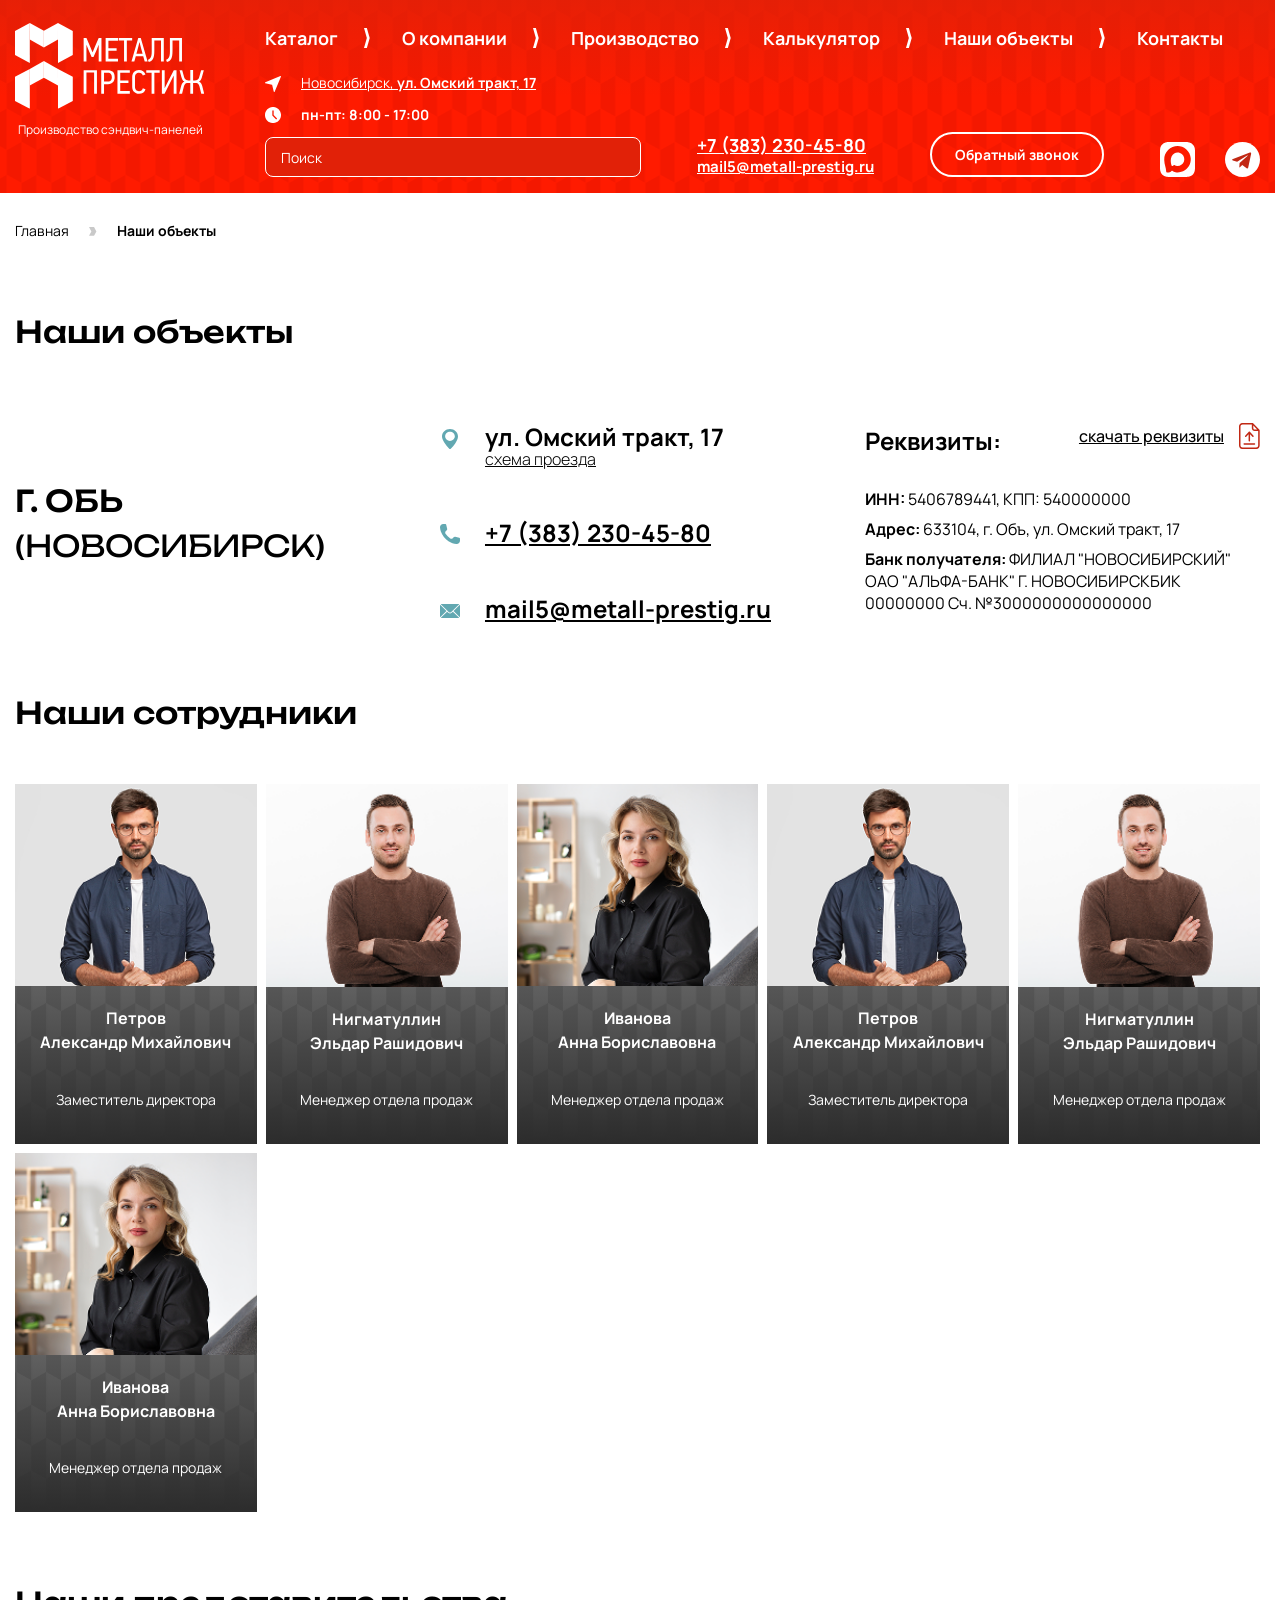
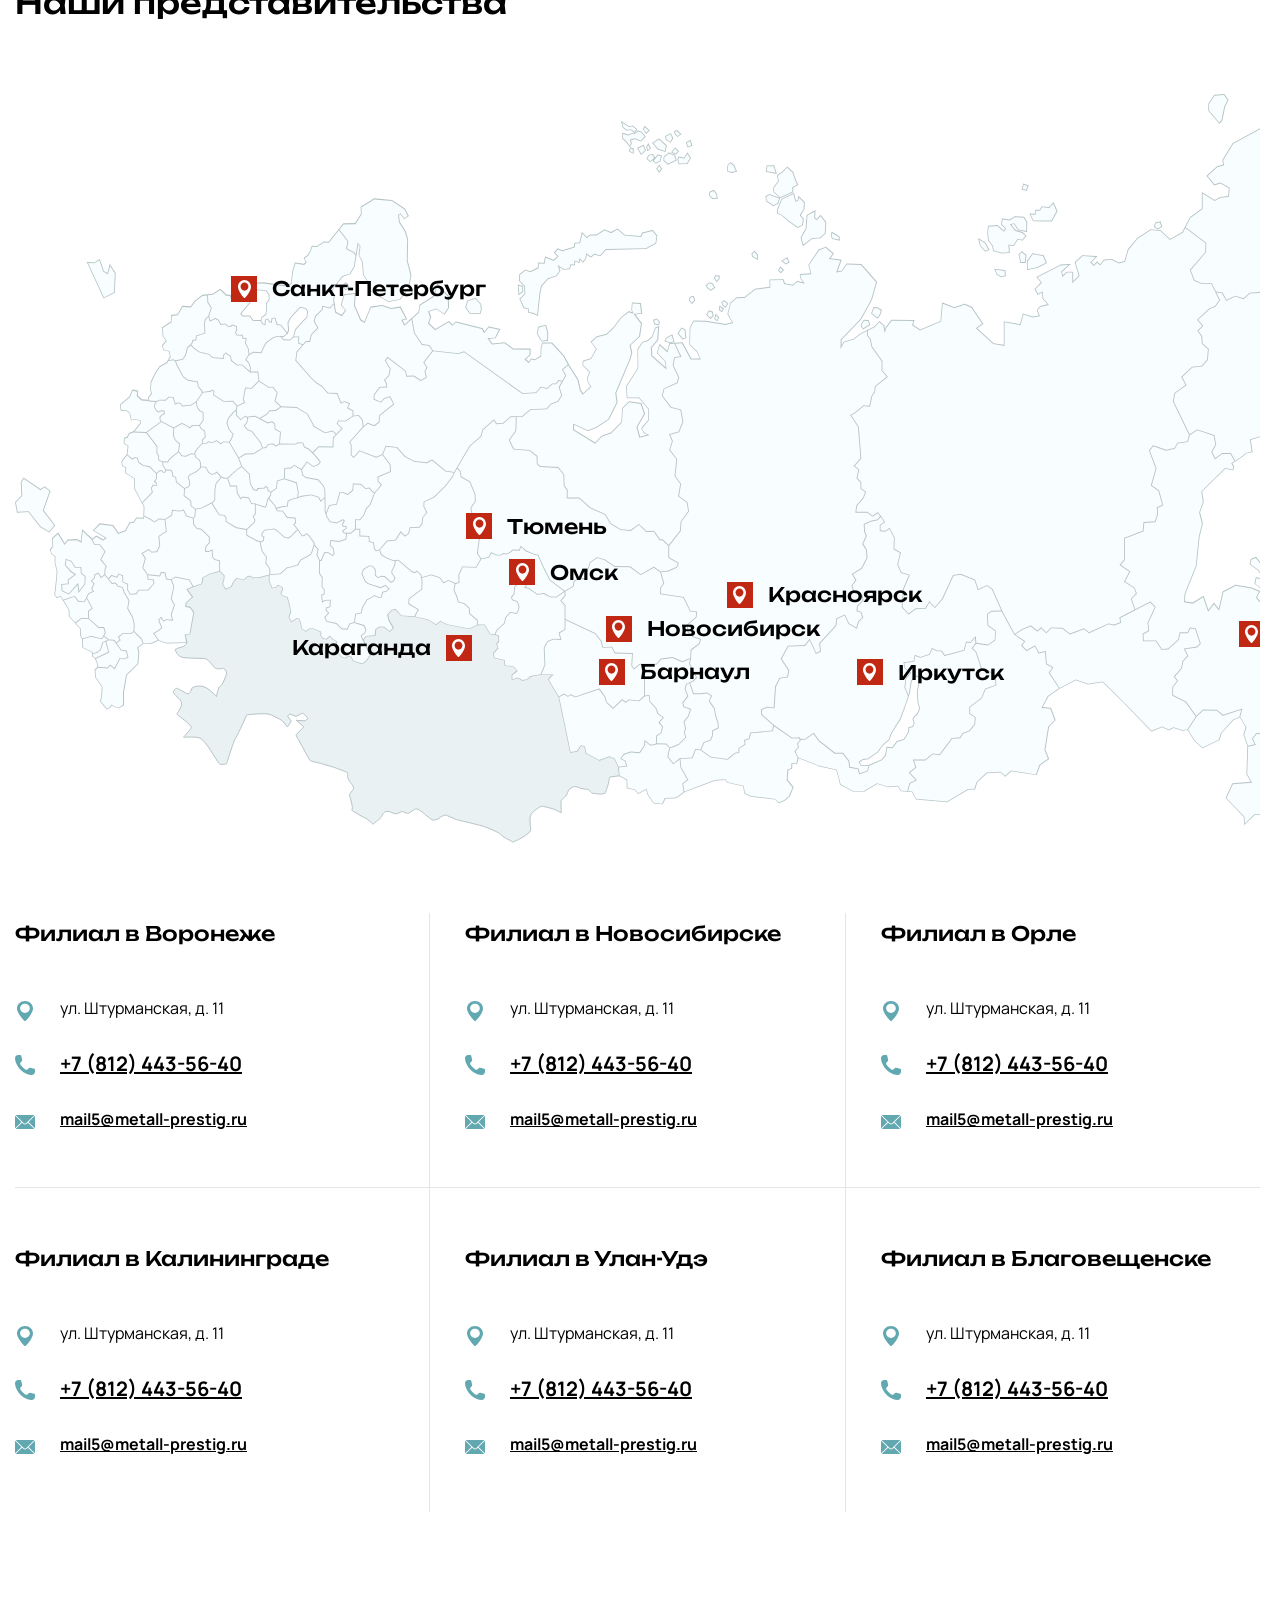
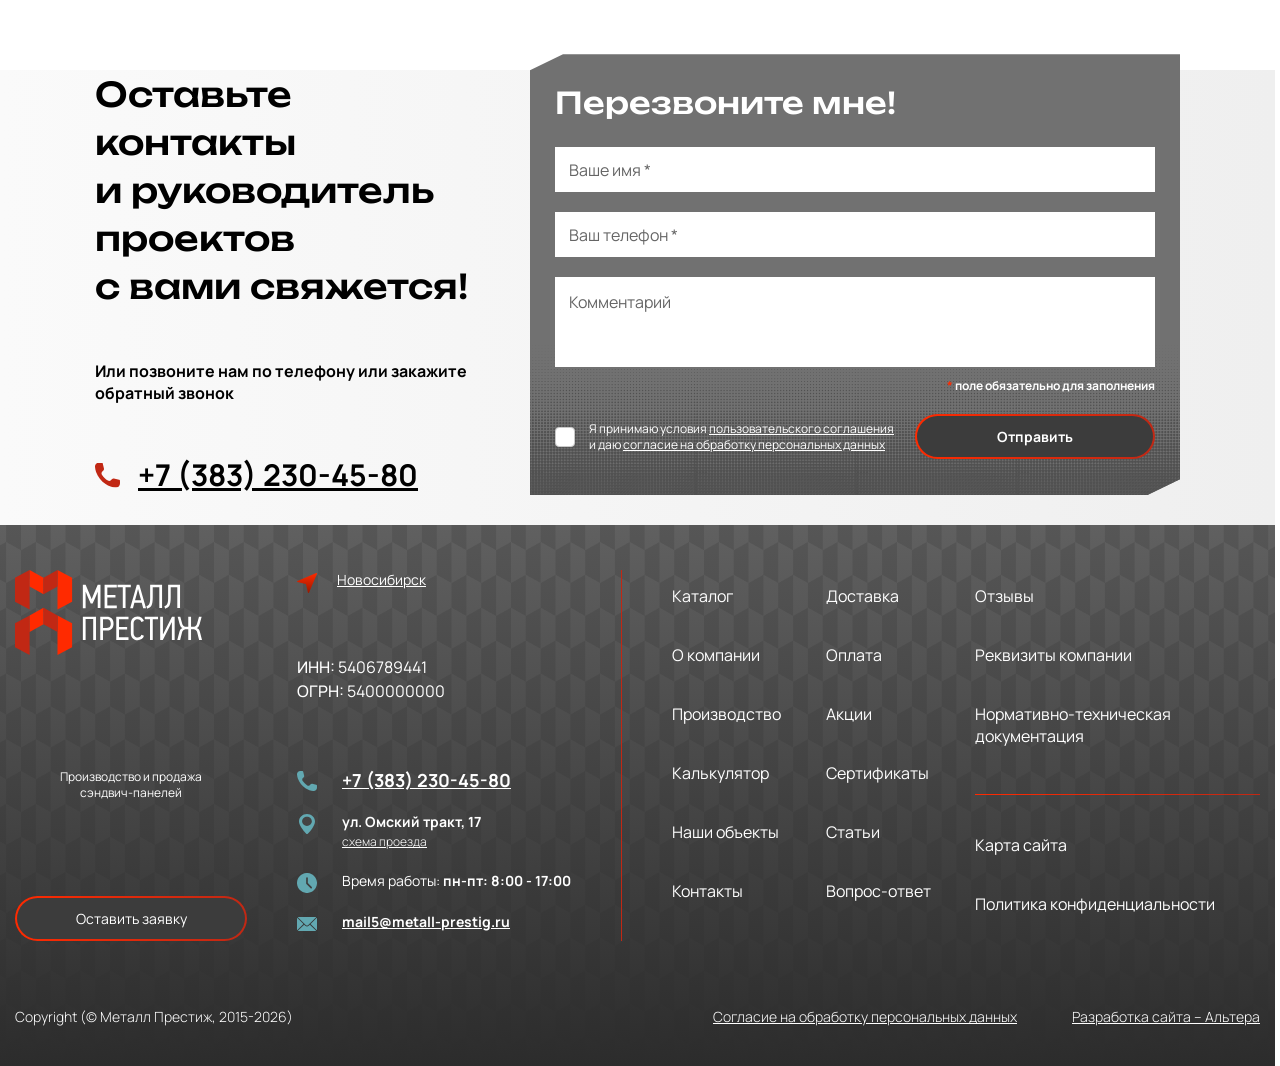
<file: contacts.html>
<!doctype html>
<html lang="ru">
	<head>
		<meta charset="UTF-8">
		<meta name="viewport" content="width=device-width, initial-scale=1.0">
		<title>Контакты</title>
		<meta name="robots" content="noindex" />
		<link rel="stylesheet" href="./assets/css/swiper-bundle.min.css">
		<link rel="stylesheet" href="./assets/css/fancybox.css">
		<link rel="stylesheet" href="./assets/css/main.css">
		
	</head>
	<body>
		<header>
			<div class="container header">
				<div class="header__logo">
					<a href="/mprestig/index.html" class="logo"><img src="./assets/images/logo.svg" alt="Производство сэндвич-панелей"></a>
					<div class="header__slogan">Производство сэндвич-панелей</div>
					<div class="header__phone only-tablet"><a href="tel:+73832304580">+7 (383) 230-45-80</a></div>
				</div>
				<div class="header_burger only-tablet" id="burger">
					<input type="checkbox" id="burger-checkbox" class="burger-checkbox">
					<label class="burger" for="burger-checkbox"></label>
				</div>
				<div class="header__right">
					<div class="header__info">
						<nav>
							<ul>
								<li><a href="#">Каталог</a></li>
								<li><a href="#">О компании</a></li>
								<li><a href="#">Производство</a></li>
								<li><a href="#">Калькулятор</a></li>
								<li><a href="#">Наши объекты</a></li>
								<li><a href="#">Контакты</a></li>
							</ul>
						</nav>
					</div>
					<div class="header__content">
						<div class="header__block address-search">
							<div class="header__content-address city-open">
								Новосибирск, <b>ул. Омский тракт, 17</b>

								<div class="cities">
									<div class="cities__inner content-page">
										<ul>
											<li class="active"><a href="#">Новосибирск</a></li>
											<li><a href="#">Иркутск</a></li>
											<li><a href="#">Красноярск</a></li>
											<li><a href="#">Тюмень</a></li>
											<li><a href="#">Улан-Удэ</a></li>
											<li><a href="#">Воронеж</a></li>
											<li><a href="#">Саратов</a></li>
											<li><a href="#">Санкт-Петербург</a></li>
											<li><a href="#">Иваново</a></li>
											<li><a href="#">Челябинск</a></li>
										</ul>
									</div>
								</div>
							</div>
							<div class="header__content-time">
								пн-пт: 8:00 - 17:00
							</div>
							<div class="header__content-search">
								<input type="search" value="Поиск" placeholder="Поиск" name="header__search">
							</div>
						</div>
						<div class="header__block">
							<div class="header__content-phone">
								<a href="tel:+73832304580">+7 (383) 230-45-80</a>
							</div>
							<div class="header__content-email">
								<a href="mailto:mail5@metall-prestig.ru">mail5@metall-prestig.ru</a>
							</div>
						</div>
						<div class="header__block">
							<div class="header__content-button">
								<a href="#" class="btn --white">Обратный звонок</a>
							</div>
						</div>
						<div class="header__content-socail">
							<a href="#"><img src="./assets/images/icons/icon_max.svg" alt="MAX"></a>
							<a href="#"><img src="./assets/images/icons/icon_tg.svg" alt="TG"></a>
						</div>
					</div>
				</div>
			</div>
		</header>
		<main>
			<section class="section container breadcrumbs">
				<div class="breadcrumbs__item">
					<a href="/" data-fragment="breacrumb-home">
					<span property="name">Главная</span>
					</a>
					<meta property="position" content="1">
				</div>
				<div class="breadcrumbs__item active">
					<span property="name">Наши объекты</span>
					<meta property="position" content="2">
				</div>
			</section>
			<section class="section container content-page">
				<h1>Наши объекты</h1>
			</section>
			<div class="section container contacts-page">
				<div class="contacts__block contacts__title">
					<div class="contacts__block-title">
						<span>г. ОбЬ</span><br> (НОВОСИБИРСК)
					</div>
				</div>
				<div class="contacts__block">
					<div class="contacts">
						<div class="contacts__address">
							<p>ул. Омский тракт, 17</p>
							<p><a href="#" class="scheme">схема проезда</a></p>
						</div>
						<div class="contacts__phone">
							<a href="tel:+73832304580">+7 (383) 230-45-80</a>
						</div>
						<div class="contacts__email">
							<a href="mailto:mail5@metall-prestig.ru">mail5@metall-prestig.ru</a>
						</div>
					</div>
				</div>
				<div class="contacts__block pay__details">
					<div class="pay__title">
						Реквизиты:
					</div>
					<p><b>ИНН:</b> 5406789441, КПП: 540000000</p>
					<p><b>Адрес:</b> 633104, г. Объ, ул. Омский тракт, 17</p>
					<p><b>Банк получателя:</b>  ФИЛИАЛ "НОВОСИБИРСКИЙ"  ОАО "АЛЬФА-БАНК" Г. НОВОСИБИРСКБИК 00000000 Сч. №3000000000000000</p>
					<a href="#" class="pay__details-download">
						<span>скачать реквизиты</span>
						<img src="./assets/images/icons/icon_document.svg" alt="скачать реквизиты">
					</a>
				</div>
			</div>
			<section class="section container team">
				<h2>Наши сотрудники</h2>
				<div class="team__list">
					<div class="team__item">
						<div class="team__item-img">
							<img src="./assets/images/team-1.png" alt="Петров Александр Михайлович">
						</div>
						<div class="team__item-info team__info">
							<div class="team__info-name">Петров <br>Александр Михайлович</div>
							<div class="team__info-post">Заместитель директора</div>
						</div>
					</div>
					<div class="team__item">
						<div class="team__item-img">
							<img src="./assets/images/team-2.png" alt="Нигматуллин Эльдар Рашидович">
						</div>
						<div class="team__item-info team__info">
							<div class="team__info-name">Нигматуллин <br>Эльдар Рашидович</div>
							<div class="team__info-post">Менеджер отдела продаж</div>
						</div>
					</div>
					<div class="team__item">
						<div class="team__item-img">
							<img src="./assets/images/team-3.png" alt="Иванова Анна Бориславовна">
						</div>
						<div class="team__item-info team__info">
							<div class="team__info-name">Иванова <br>Анна Бориславовна</div>
							<div class="team__info-post">Менеджер отдела продаж</div>
						</div>
					</div>
					<div class="team__item">
						<div class="team__item-img">
							<img src="./assets/images/team-1.png" alt="Петров Александр Михайлович">
						</div>
						<div class="team__item-info team__info">
							<div class="team__info-name">Петров <br>Александр Михайлович</div>
							<div class="team__info-post">Заместитель директора</div>
						</div>
					</div>
					<div class="team__item">
						<div class="team__item-img">
							<img src="./assets/images/team-2.png" alt="Нигматуллин Эльдар Рашидович">
						</div>
						<div class="team__item-info team__info">
							<div class="team__info-name">Нигматуллин <br>Эльдар Рашидович</div>
							<div class="team__info-post">Менеджер отдела продаж</div>
						</div>
					</div>
					<div class="team__item">
						<div class="team__item-img">
							<img src="./assets/images/team-3.png" alt="Иванова Анна Бориславовна">
						</div>
						<div class="team__item-info team__info">
							<div class="team__info-name">Иванова <br>Анна Бориславовна</div>
							<div class="team__info-post">Менеджер отдела продаж</div>
						</div>
					</div>
				</div>
			</section>
			<section class="section container about-geography">
				<div class="section__title">
					<h2>Наши представительства</h2>
				</div>
				<div class="map">
					<div class="offices__content">
						<img src="./assets/images/map.svg" class="img-map" alt="Наши представительства">
						<div class="pin pin-1">
							<div class="city">
								Красноярск
							</div>
							<div class="info contacts">
								<div class="contacts__city">
									Красноярск
								</div>
								<div class="contacts__phone">
									<a href="tel:83912190059">8 (391) 219-00-59</a>
								</div>
								<div class="contacts__address">
									<p>г. Красноярск>, ул. Молокова 37а</p>
								</div>
								<div class="contacts__email">
									<a href="mailto:krsn14@metall-prestig.ru">krsn14@metall-prestig.ru</a> <br>
									<a href="mailto:krsn1@metall-prestig.ru">krsn1@metall-prestig.ru</a>
								</div>
							</div>
						</div>
						<div class="pin pin-2">
							<div class="city">
								Новосибирск
							</div>
							<div class="info contacts">
								<div class="contacts__city">
									Новосибирск
								</div>
								<div class="contacts__phone">
									<a href="tel:+73832304580">+7 (383) 230-45-80</a>, <br>
									<a href="tel:+73832304580">+7 (383) 230-45-80</a>, <br>
									<a href="tel:88003338518">8-800-333-8518</a>
								</div>
								<div class="contacts__address">
									<p><strong>Головной офис:</strong> г. Новосибирск, ул. Станционная, 60</p>
								</div>
								<div class="contacts__email">
									<a href="mailto:mail3@metall-prestig.ru">mail3@metall-prestig.ru</a>
								</div>
							</div>
						</div>
						<div class="pin pin-3">
							<div class="city">
								Иркутск
							</div>
							<div class="info contacts">
								<div class="contacts__city">
									Иркутск
								</div>
								<div class="contacts__phone">
									<a href="tel:+73832304580">+7 (383) 230-45-80</a>, <br>
									<a href="tel:+73832304580">+7 (383) 230-45-80</a>, <br>
									<a href="tel:88003338518">8-800-333-8518</a>
								</div>
								<div class="contacts__address">
									<p>г. Иркутск</p>
								</div>
								<div class="contacts__email">
									<a href="mailto:mail3@metall-prestig.ru">mail3@metall-prestig.ru</a>
								</div>
							</div>
						</div>
						<div class="pin pin-4 to-right">
							<div class="city">
								Караганда
							</div>
							<div class="info contacts">
								<div class="contacts__city">
									Караганда
								</div>
								<div class="contacts__phone">
									<a href="tel:87212788877">8 (7212) 78-88-77</a>
								</div>
								<div class="contacts__address">
									<p>г. Караганда, 100012, РК, ул. Жамбыла, д. 34</p>
								</div>
								<div class="contacts__email">
									<a href="mailto:kz1@metall-prestig.ru">kz1@metall-prestig.ru</a>
								</div>
							</div>
						</div>
						<div class="pin pin-5">
							<div class="city">
								Омск
							</div>
							<div class="info contacts">
								<div class="contacts__city">
									Омск
								</div>
								<div class="contacts__phone">
									<a href="tel:89136621628">8 (913) 662-16-28</a>
								</div>
								<div class="contacts__address">
									<p>г. Омск</p>
								</div>
								<div class="contacts__email">
									<a href="mailto:torgpred14@metall-prestig.ru">torgpred14@metall-prestig.ru</a>
								</div>
							</div>
						</div>
						<div class="pin pin-6">
							<div class="city">
								Тюмень
							</div>
							<div class="info contacts">
								<div class="contacts__city">
									Тюмень
								</div>
								<div class="contacts__phone">
									<a href="tel:+79831490097">+7 983 149-00-97</a>, <br>
									8-800-333-8518
								</div>
								<div class="contacts__address">
									<p>г. Тюмень</p>
								</div>
								<div class="contacts__email">
									<a href="mailto:mail3@metall-prestig.ru">mail3@metall-prestig.ru</a>
								</div>
							</div>
						</div>
						<div class="pin pin-7">
							<div class="city">
								Санкт-Петербург
							</div>
							<div class="info contacts">
								<div class="contacts__city">
									Санкт-Петербург
								</div>
								<div class="contacts__phone">
									<a href="tel:88003338518">8-800-333-8518</a>
								</div>
								<div class="contacts__address">
									<p>г. Санкт-Петербург</p>
								</div>
								<div class="contacts__email">
									<a href="mailto:mail3@metall-prestig.ru">mail3@metall-prestig.ru</a>
								</div>
							</div>
						</div>
						<div class="pin pin-8">
							<div class="city">
								Барнаул
							</div>
							<div class="info contacts">
								<div class="contacts__city">
									Барнаул
								</div>
								<div class="contacts__phone">
									<a href="tel:88003338518">8-800-333-8518</a>
								</div>
								<div class="contacts__address">
									<p>г. Барнаул</p>
								</div>
								<div class="contacts__email">
									<a href="mailto:mail3@metall-prestig.ru">mail3@metall-prestig.ru</a>
								</div>
							</div>
						</div>
						<div class="pin pin-9">
							<div class="city">
								Хабаровск
							</div>
							<div class="info contacts">
								<div class="contacts__city">
									Хабаровск
								</div>
								<div class="contacts__phone">
									<a href="tel:88003338518">8-800-333-8518</a>
								</div>
								<div class="contacts__address">
									<p>г. Хабаровск</p>
								</div>
								<div class="contacts__email">
									<a href="mailto:mail3@metall-prestig.ru">mail3@metall-prestig.ru</a>
								</div>
							</div>
						</div>
					</div>
				</div>
			</section>
			<div class="section container offices" id="offices">
				<div class="offices__item">
					<div class="offices__item-title">Филиал в Воронеже</div>
					<div class="contacts">
						<div class="contacts__address">
							ул. Штурманская, д. 11
						</div>
						<div class="contacts__phone">
							<a href="tel:+78124435640">+7 (812) 443-56-40</a>
						</div>
						<div class="contacts__email">
							<a href="mailto:mail5@metall-prestig.ru">mail5@metall-prestig.ru</a>
						</div>
					</div>
				</div>
				<div class="offices__item">
					<div class="offices__item-title">Филиал в Новосибирске</div>
					<div class="contacts">
						<div class="contacts__address">
							ул. Штурманская, д. 11
						</div>
						<div class="contacts__phone">
							<a href="tel:+78124435640">+7 (812) 443-56-40</a>
						</div>
						<div class="contacts__email">
							<a href="mailto:mail5@metall-prestig.ru">mail5@metall-prestig.ru</a>
						</div>
					</div>
				</div>
				<div class="offices__item">
					<div class="offices__item-title">Филиал в Орле</div>
					<div class="contacts">
						<div class="contacts__address">
							ул. Штурманская, д. 11
						</div>
						<div class="contacts__phone">
							<a href="tel:+78124435640">+7 (812) 443-56-40</a>
						</div>
						<div class="contacts__email">
							<a href="mailto:mail5@metall-prestig.ru">mail5@metall-prestig.ru</a>
						</div>
					</div>
				</div>
				<div class="offices__item">
					<div class="offices__item-title">Филиал в Калининграде</div>
					<div class="contacts">
						<div class="contacts__address">
							ул. Штурманская, д. 11
						</div>
						<div class="contacts__phone">
							<a href="tel:+78124435640">+7 (812) 443-56-40</a>
						</div>
						<div class="contacts__email">
							<a href="mailto:mail5@metall-prestig.ru">mail5@metall-prestig.ru</a>
						</div>
					</div>
				</div>
				<div class="offices__item">
					<div class="offices__item-title">Филиал в Улан-Удэ</div>
					<div class="contacts">
						<div class="contacts__address">
							ул. Штурманская, д. 11
						</div>
						<div class="contacts__phone">
							<a href="tel:+78124435640">+7 (812) 443-56-40</a>
						</div>
						<div class="contacts__email">
							<a href="mailto:mail5@metall-prestig.ru">mail5@metall-prestig.ru</a>
						</div>
					</div>
				</div>
				<div class="offices__item">
					<div class="offices__item-title">Филиал в Благовещенске</div>
					<div class="contacts">
						<div class="contacts__address">
							ул. Штурманская, д. 11
						</div>
						<div class="contacts__phone">
							<a href="tel:+78124435640">+7 (812) 443-56-40</a>
						</div>
						<div class="contacts__email">
							<a href="mailto:mail5@metall-prestig.ru">mail5@metall-prestig.ru</a>
						</div>
					</div>
				</div>
			</div>
			<section class="section form">
				<div class="form__inner">
					<div class="container form__wrapper">
						<div class="form__left">
							<div class="form__title">
								Оставьте контакты <br>
								и руководитель проектов <br>
								с вами свяжется!
							</div>
							<div class="form__text">Или позвоните нам по телефону или закажите обратный звонок</div>
							<div class="form__link"><a href="tel:+73832304580">+7 (383) 230-45-80</a></div>
						</div>
						<div class="form__right clip-small">
							<div class="form__title">
								Перезвоните мне!
							</div>
							<form>
								<div class="form__field">
									<label for="username">
										<input type="text" name="username" id="username" placeholder="Ваше имя *">
									</label>
								</div>
								<div class="form__field">
									<label for="userphone">
										<input type="tel" name="userphone" id="userphone" placeholder="Ваш телефон *">
									</label>
								</div>
								<div class="form__field">
									<label for="usermessage">
										<textarea name="usermessage" id="usermessage" placeholder="Комментарий"></textarea>
									</label>
								</div>
								<div class="form__field message">
									<span class="red">*</span> поле обязательно для заполнения
								</div>
								<div class="form__fields row">
									<div class="form__field">
										<input type="checkbox" id="agree" name="agree">
										<label for="agree">
											Я принимаю условия <a href="#">пользовательского соглашения</a> и даю <a href="#">согласие на обработку персональных данных</a>
										</label>
									</div>
									<div class="form__field">
										<button class="btn --grey">Отправить</button>
									</div>
								</div>
							</form>
						</div>
					</div>
				</div>
			</section>
		</main>
		<footer>
			<div class="container footer">
				<div class="footer__logo">
					<a href="/"><img src="./assets/images/logo__footer.svg" alt="Производство сэндвич-панелей"></a>
				</div>
				<div class="footer__info">
					<div class="footer__slogan">Производство и продажа <br>сэндвич-панелей</div>
					<div class="footer__btn"><a href="#" class="btn --grey">Оставить заявку</a></div>
				</div>
				<div class="footer__city city-open">
					Новосибирск

					<div class="cities">
						<div class="cities__inner content-page">
							<ul>
								<li class="active"><a href="#">Новосибирск</a></li>
								<li><a href="#">Иркутск</a></li>
								<li><a href="#">Красноярск</a></li>
								<li><a href="#">Тюмень</a></li>
								<li><a href="#">Улан-Удэ</a></li>
								<li><a href="#">Воронеж</a></li>
								<li><a href="#">Саратов</a></li>
								<li><a href="#">Санкт-Петербург</a></li>
								<li><a href="#">Иваново</a></li>
								<li><a href="#">Челябинск</a></li>
							</ul>
						</div>
					</div>
				</div>
				<div class="footer__details">
					<p><b>ИНН:</b> 5406789441</p>
					<p><b>ОГРН:</b> 5400000000</p>
				</div>
				<div class="footer__contacts contacts">
					<div class="contacts__phone footer__phone">
						<a href="tel:+73832304580">+7 (383) 230-45-80</a>
					</div>
					<div class="contacts__address footer__address">
						<p>ул. Омский тракт, 17</p>
						<p><a href="#">схема проезда</a></p>
					</div>
					<div class="contacts__time footer__time">
						Время работы: <b>пн-пт: 8:00 - 17:00</b>
					</div>
					<div class="contacts__email footer__email">
						<a href="mailto:mail5@metall-prestig.ru">mail5@metall-prestig.ru</a>
					</div>
				</div>
				<div class="footer__menu">
					<ul class="menu-1 only-desktop">
						<li><a href="#">Каталог</a></li>
						<li><a href="#">О компании</a></li>
						<li><a href="#">Производство</a></li>
						<li><a href="#">Калькулятор</a></li>
						<li><a href="#">Наши объекты</a></li>
						<li><a href="#">Контакты</a></li>
					</ul>
					<ul class="menu-2 only-desktop">
						<li><a href="#">Доставка</a></li>
						<li><a href="#">Оплата</a></li>
						<li><a href="#">Акции</a></li>
						<li><a href="#">Сертификаты</a></li>
						<li><a href="#">Статьи</a></li>
						<li><a href="#">Вопрос-ответ</a></li>
					</ul>
					<ul class="menu-3 only-desktop">
						<li><a href="#">Отзывы</a></li>
						<li><a href="#">Реквизиты компании</a></li>
						<li><a href="#">Нормативно-техническая документация</a></li>
					</ul>
					<ul class="menu-4">
						<li><a href="#">Карта сайта</a></li>
						<li><a href="#">Политика конфиденциальности</a></li>
					</ul>
				</div>
				<div class="footer__copyright">
					Copyright (© Металл Престиж, 2015-2026)
				</div>
				<div class="footer__links">
					<a href="#">Согласие на обработку персональных данных</a>
					<a href="#">Разработка сайта – Альтера</a>
				</div>
			</div>
		</footer>
		<div class="mobile-burger">
			<div class="mobile-burger__inner">
				<div class="close"></div>
					<div class="mobile-burger__top">
						<div class="mobile-burger__logo">
							<img src="./assets/images/logo__mobile.svg" alt="Производство сэндвич-панелей">
						</div>
						<div class="mobile-burger__city city-open">
							Новосибирск

							<div class="cities">
								<div class="cities__inner content-page">
									<ul>
										<li class="active"><a href="#">Новосибирск</a></li>
										<li><a href="#">Иркутск</a></li>
										<li><a href="#">Красноярск</a></li>
										<li><a href="#">Тюмень</a></li>
										<li><a href="#">Улан-Удэ</a></li>
										<li><a href="#">Воронеж</a></li>
										<li><a href="#">Саратов</a></li>
										<li><a href="#">Санкт-Петербург</a></li>
										<li><a href="#">Иваново</a></li>
										<li><a href="#">Челябинск</a></li>
									</ul>
								</div>
							</div>
						</div>
						<div class="mobile-burger__button">
							<a href="#" class="btn">Обратный звонок</a>
						</div>
						<div class="mobile-burger__social">
							<a href="#"><img src="./assets/images/icons/max.svg" alt="MAX"></a>
							<a href="#"><img src="./assets/images/icons/tg.svg" alt="TG"></a>
						</div>
						<div class="mobile-burger__search">
							<form>
								<div class="form-field">
									<label><input type="search" value="Поиск"></label>
								</div>
								<button class="search">Поиск</button>
							</form>
						</div>
					</div>
					<div class="mobile-burger__menu">
						<ul>
							<li><a href="#">Каталог</a></li>
							<li><a href="#">О компании</a></li>
							<li><a href="#">Производство</a></li>
							<li><a href="#">Калькулятор</a></li>
							<li><a href="#">Наши объекты</a></li>
							<li><a href="#">Контакты</a></li>
						</ul>
					</div>
					<div class="mobile-burger__contacts contacts">
						<div class="contacts__phone">
							<a href="tel:+73832304580">+7 (383) 230-45-80</a>
						</div>
						<div class="contacts__email">
							<a href="mailto:mail5@metall-prestig.ru">mail5@metall-prestig.ru</a>
						</div>
						<div class="contacts__address">
							<p>ул. Омский тракт, 17</p>
							<p><a href="#">схема проезда</a></p>
						</div>
						<div class="contacts__time">
							Время работы: <b>пн-пт: 8:00 - 17:00</b>
						</div>
					</div>
			</div>
		</div>
		<div class="overlay"></div>
		<script src="./assets/js/swiper-bundle.min.js"></script>
		<script src="./assets/js/fancybox.umd.js"></script>
		<script src="./assets/js/main.js"></script>
	</body>
</html>
</file>
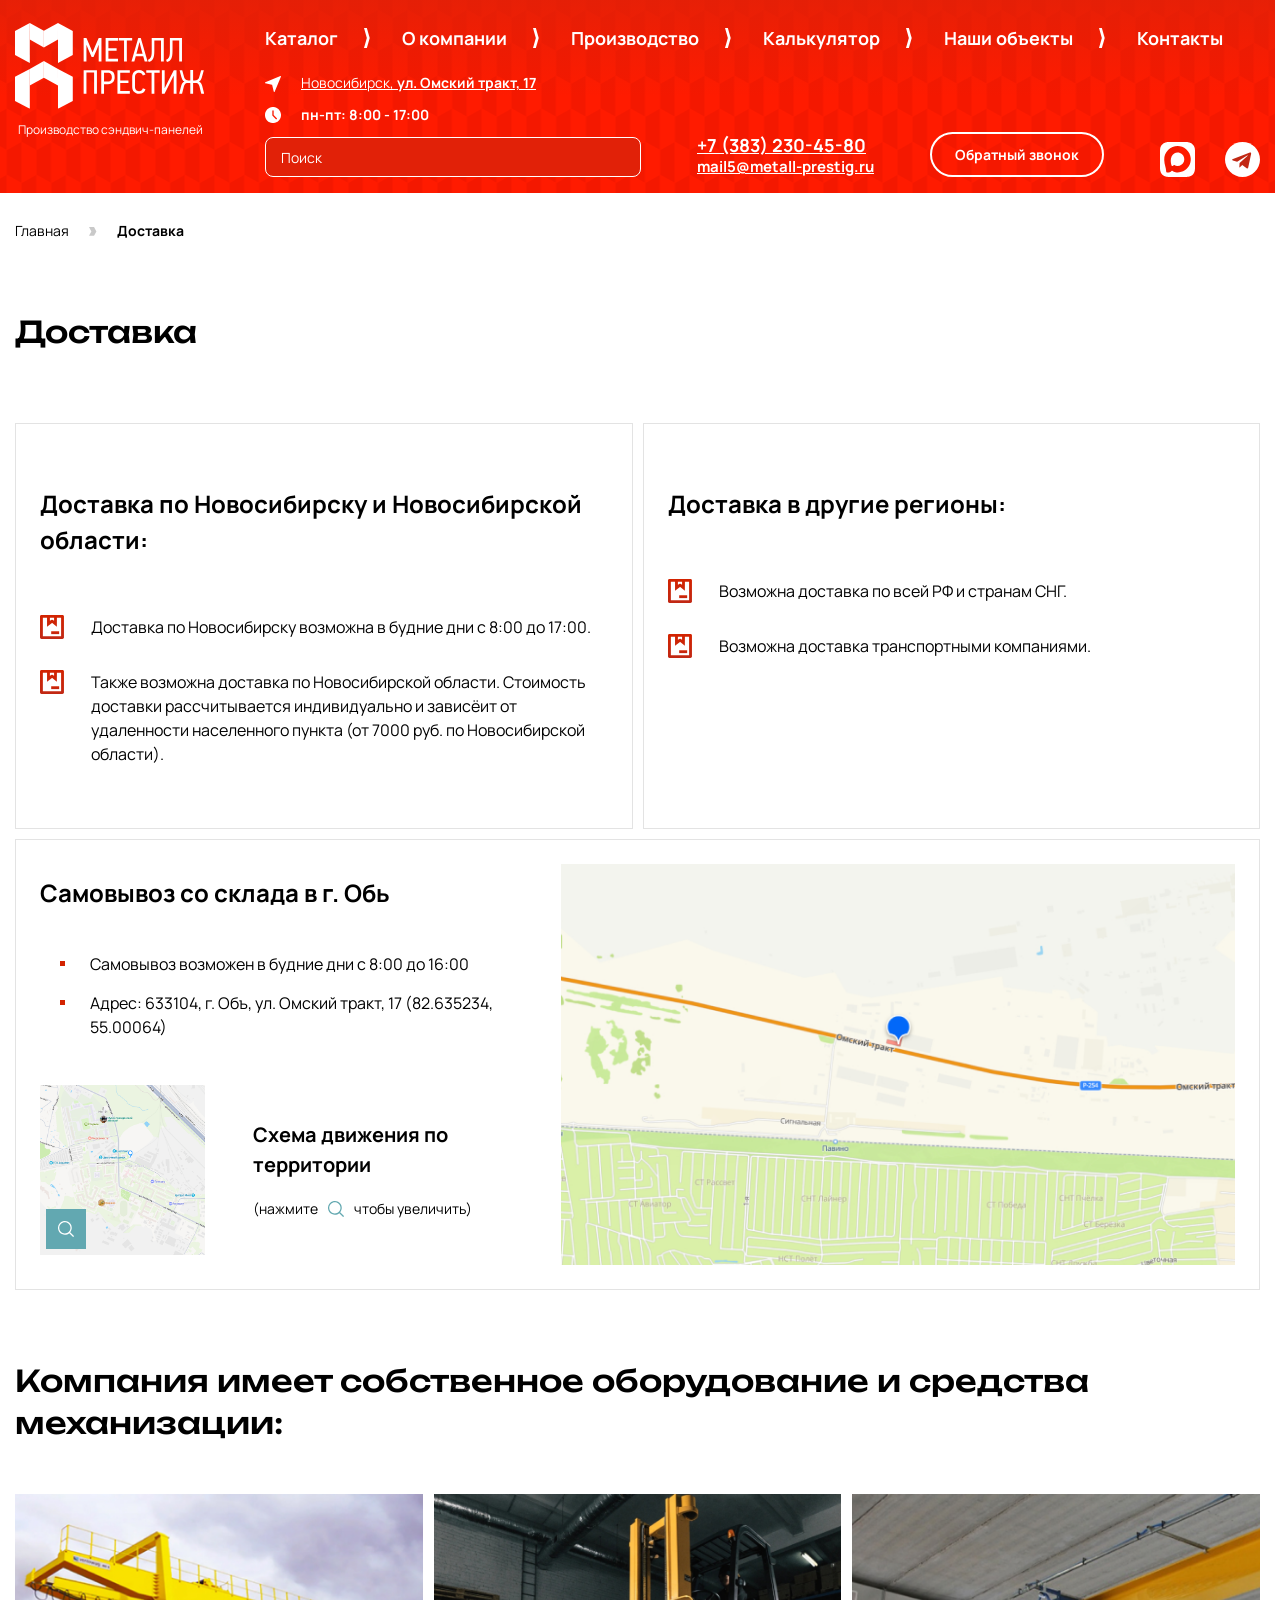
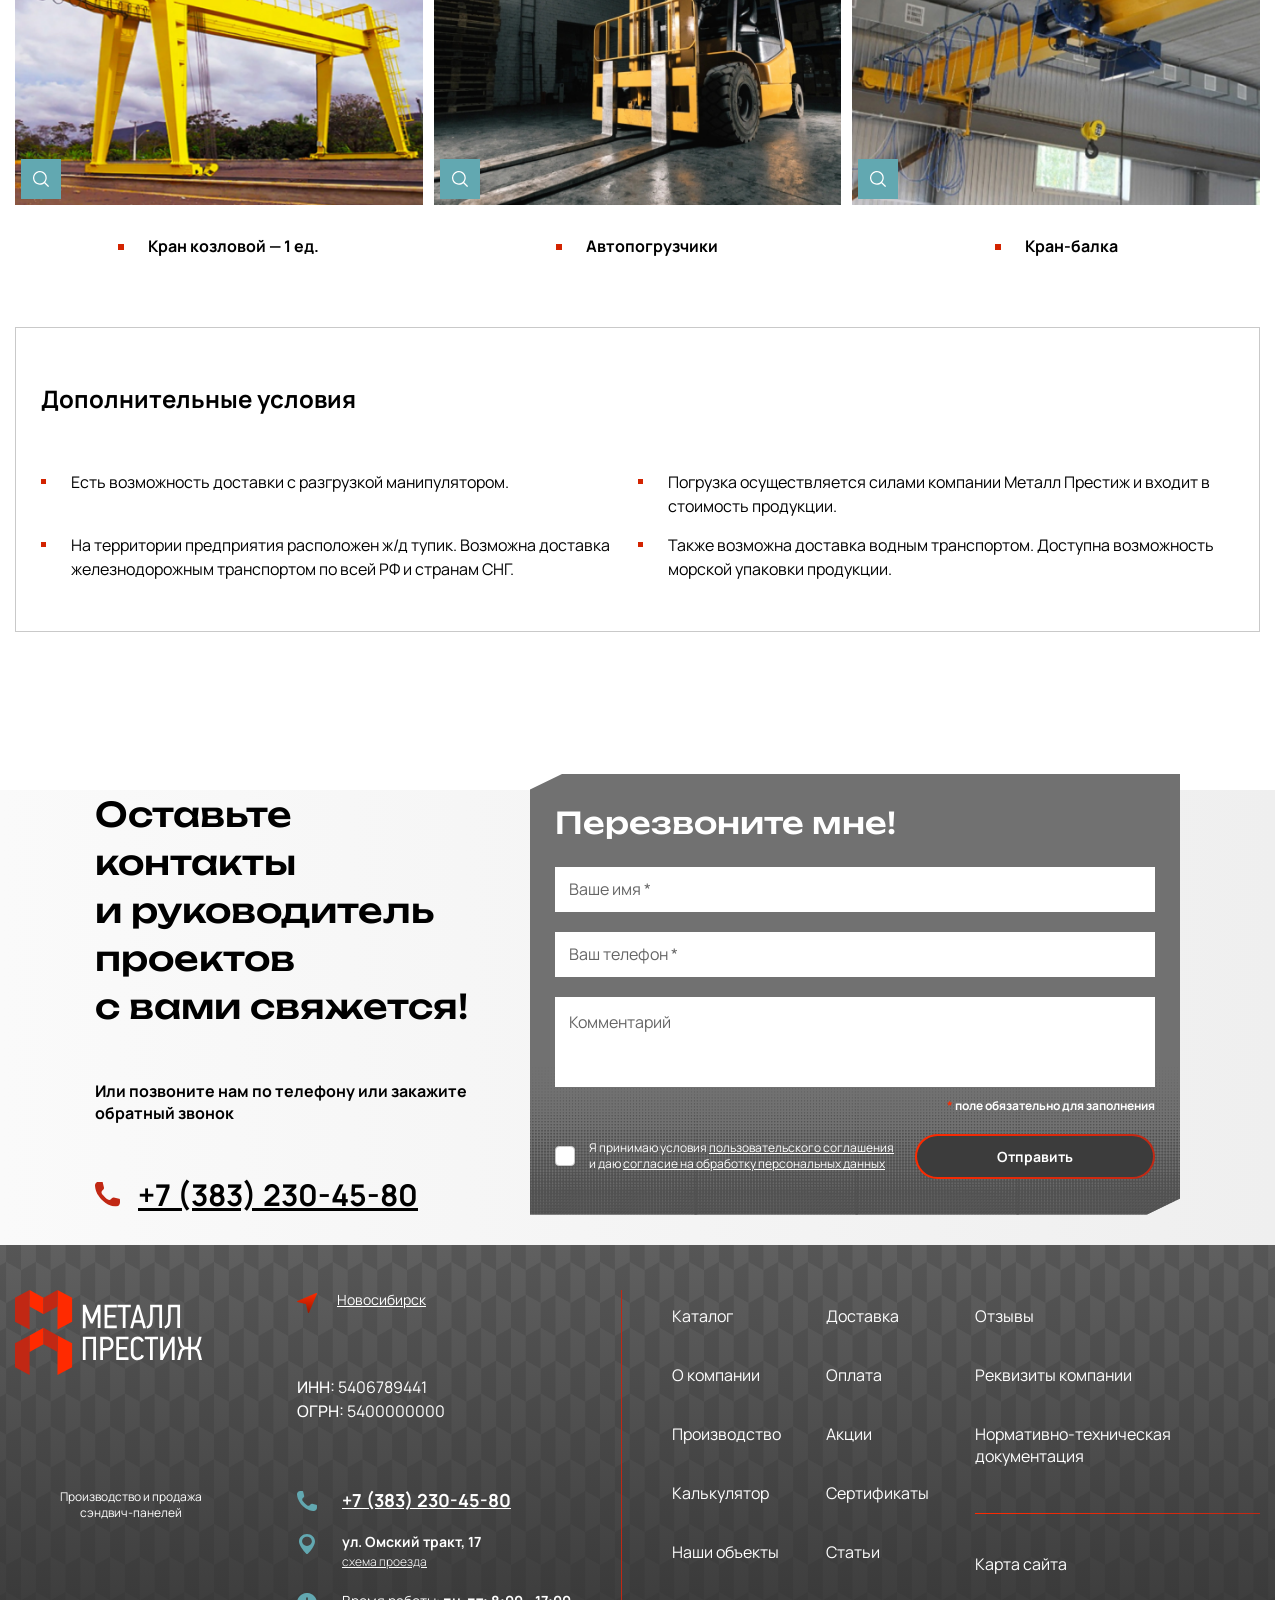
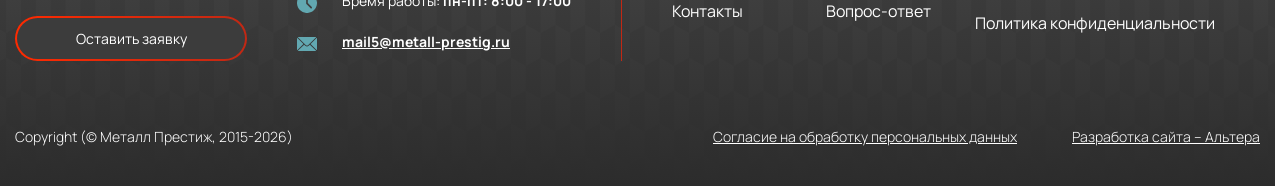
<file: delivery.html>
<!doctype html>
<html lang="ru">
	<head>
		<meta charset="UTF-8">
		<meta name="viewport" content="width=device-width, initial-scale=1.0">
		<title>Доставка</title>
		<meta name="robots" content="noindex" />
		<link rel="stylesheet" href="./assets/css/swiper-bundle.min.css">
		<link rel="stylesheet" href="./assets/css/fancybox.css">
		<link rel="stylesheet" href="./assets/css/main.css">
		
	</head>
	<body>
		<header>
			<div class="container header">
				<div class="header__logo">
					<a href="/mprestig/index.html" class="logo"><img src="./assets/images/logo.svg" alt="Производство сэндвич-панелей"></a>
					<div class="header__slogan">Производство сэндвич-панелей</div>
					<div class="header__phone only-tablet"><a href="tel:+73832304580">+7 (383) 230-45-80</a></div>
				</div>
				<div class="header_burger only-tablet" id="burger">
					<input type="checkbox" id="burger-checkbox" class="burger-checkbox">
					<label class="burger" for="burger-checkbox"></label>
				</div>
				<div class="header__right">
					<div class="header__info">
						<nav>
							<ul>
								<li><a href="#">Каталог</a></li>
								<li><a href="#">О компании</a></li>
								<li><a href="#">Производство</a></li>
								<li><a href="#">Калькулятор</a></li>
								<li><a href="#">Наши объекты</a></li>
								<li><a href="#">Контакты</a></li>
							</ul>
						</nav>
					</div>
					<div class="header__content">
						<div class="header__block address-search">
							<div class="header__content-address city-open">
								Новосибирск, <b>ул. Омский тракт, 17</b>

								<div class="cities">
									<div class="cities__inner content-page">
										<ul>
											<li class="active"><a href="#">Новосибирск</a></li>
											<li><a href="#">Иркутск</a></li>
											<li><a href="#">Красноярск</a></li>
											<li><a href="#">Тюмень</a></li>
											<li><a href="#">Улан-Удэ</a></li>
											<li><a href="#">Воронеж</a></li>
											<li><a href="#">Саратов</a></li>
											<li><a href="#">Санкт-Петербург</a></li>
											<li><a href="#">Иваново</a></li>
											<li><a href="#">Челябинск</a></li>
										</ul>
									</div>
								</div>
							</div>
							<div class="header__content-time">
								пн-пт: 8:00 - 17:00
							</div>
							<div class="header__content-search">
								<input type="search" value="Поиск" placeholder="Поиск" name="header__search">
							</div>
						</div>
						<div class="header__block">
							<div class="header__content-phone">
								<a href="tel:+73832304580">+7 (383) 230-45-80</a>
							</div>
							<div class="header__content-email">
								<a href="mailto:mail5@metall-prestig.ru">mail5@metall-prestig.ru</a>
							</div>
						</div>
						<div class="header__block">
							<div class="header__content-button">
								<a href="#" class="btn --white">Обратный звонок</a>
							</div>
						</div>
						<div class="header__content-socail">
							<a href="#"><img src="./assets/images/icons/icon_max.svg" alt="MAX"></a>
							<a href="#"><img src="./assets/images/icons/icon_tg.svg" alt="TG"></a>
						</div>
					</div>
				</div>
			</div>
		</header>
		<main>
			<section class="section container breadcrumbs">
				<div class="breadcrumbs__item">
					<a href="/" data-fragment="breacrumb-home">
					<span property="name">Главная</span>
					</a>
					<meta property="position" content="1">
				</div>
				<div class="breadcrumbs__item active">
					<span property="name">Доставка</span>
					<meta property="position" content="2">
				</div>
			</section>
			<section class="section container content-page">
				<h1>Доставка</h1>
			</section>
			<section class="section container delivery">
				<div class="delivery__list">
					<div class="delivery__item">
						<div class="delivery__title">
							Доставка по Новосибирску и Новосибирской области:
						</div>
						<ul>
							<li>Доставка по Новосибирску возможна в будние дни с 8:00 до 17:00.</li>
							<li>Также возможна доставка по Новосибирской области. Стоимость доставки рассчитывается индивидуально и зависёит от удаленности населенного пункта (от 7000 руб. по Новосибирской области).</li>
						</ul>
					</div>
					<div class="delivery__item">
						<div class="delivery__title">
							Доставка в другие регионы:
						</div>
						<ul>
							<li>Возможна доставка по всей РФ и странам СНГ.</li>
							<li>Возможна доставка транспортными компаниями.</li>
						</ul>
					</div>
					<div class="delivery__item full content-page">
						<div class="delivery__scheme-left">
							<div class="delivery__title">
								Самовывоз со склада в г. Обь
							</div>
							<ul>
								<li>Самовывоз возможен в будние дни с 8:00 до 16:00</li>
								<li>Адрес:  633104, г. Объ, ул. Омский тракт, 17 (82.635234, 55.00064)</li>
							</ul>
							<div class="delivery__scheme">
								<div class="delivery__scheme-img">
									<a href="./assets/images/delivery-scheme.png" data-fancybox>
										<img src="./assets/images/delivery-scheme.png" alt="Схема">
									</a>
								</div>
								<div class="delivery__scheme-text">
									<p>Схема движения по территории</p>
									<div class="tooltip">
										(нажмите <img src="./assets/images/icons/icon_search.svg" alt="zoom">чтобы увеличить)
									</div>
								</div>
							</div>
						</div>
						<div class="delivery__scheme-right">
							<img src="./assets/images/delivery-map.png" alt="Карта">
						</div>
					</div>
				</div>
			</section>
			<section class="section container equipment">
				<h2>Компания имеет собственное оборудование и средства механизации:</h2>
				<div class="equipment__list swiper">
					<div class="swiper-wrapper">
						<div class="equipment__item swiper-slide">
							<div class="equipment__item-img">
								<a href="./assets/images/equipment-1.png" data-fancybox>
									<img src="./assets/images/equipment-1.png" alt="Кран козловой — 1 ед.">
								</a>
							</div>
							<div class="equipment__item-name">
								Кран козловой — 1 ед.
							</div>
						</div>
						<div class="equipment__item swiper-slide">
							<div class="equipment__item-img">
								<a href="./assets/images/equipment-2.png" data-fancybox>
									<img src="./assets/images/equipment-2.png" alt="Автопогрузчики">
								</a>
							</div>
							<div class="equipment__item-name">
								Автопогрузчики
							</div>
						</div>
						<div class="equipment__item swiper-slide">
							<div class="equipment__item-img">
								<a href="./assets/images/equipment-3.png" data-fancybox>
									<img src="./assets/images/equipment-3.png" alt="Кран-балка">
								</a>
							</div>
							<div class="equipment__item-name">
								Кран-балка
							</div>
						</div>
					</div>
				</div>
			</section>
			<section class="section container">
				<div class="extra-information content-page">
					<h2>Дополнительные условия</h2>
					<ul>
						<li>Есть возможность доставки с разгрузкой манипулятором.</li>
						<li>Погрузка осуществляется силами компании Металл Престиж и входит в стоимость продукции.</li>
						<li>На территории предприятия расположен ж/д тупик. Возможна доставка железнодорожным транспортом по всей РФ и странам СНГ.</li>
						<li>Также возможна доставка водным транспортом. Доступна возможность морской упаковки продукции.</li>
					</ul>
				</div>
			</section>
			<section class="section form">
				<div class="form__inner">
					<div class="container form__wrapper">
						<div class="form__left">
							<div class="form__title">
								Оставьте контакты <br>
								и руководитель проектов <br>
								с вами свяжется!
							</div>
							<div class="form__text">Или позвоните нам по телефону или закажите обратный звонок</div>
							<div class="form__link"><a href="tel:+73832304580">+7 (383) 230-45-80</a></div>
						</div>
						<div class="form__right clip-small">
							<div class="form__title">
								Перезвоните мне!
							</div>
							<form>
								<div class="form__field">
									<label for="username">
										<input type="text" name="username" id="username" placeholder="Ваше имя *">
									</label>
								</div>
								<div class="form__field">
									<label for="userphone">
										<input type="tel" name="userphone" id="userphone" placeholder="Ваш телефон *">
									</label>
								</div>
								<div class="form__field">
									<label for="usermessage">
										<textarea name="usermessage" id="usermessage" placeholder="Комментарий"></textarea>
									</label>
								</div>
								<div class="form__field message">
									<span class="red">*</span> поле обязательно для заполнения
								</div>
								<div class="form__fields row">
									<div class="form__field">
										<input type="checkbox" id="agree" name="agree">
										<label for="agree">
											Я принимаю условия <a href="#">пользовательского соглашения</a> и даю <a href="#">согласие на обработку персональных данных</a>
										</label>
									</div>
									<div class="form__field">
										<button class="btn --grey">Отправить</button>
									</div>
								</div>
							</form>
						</div>
					</div>
				</div>
			</section>
		</main>
		<footer>
			<div class="container footer">
				<div class="footer__logo">
					<a href="/"><img src="./assets/images/logo__footer.svg" alt="Производство сэндвич-панелей"></a>
				</div>
				<div class="footer__info">
					<div class="footer__slogan">Производство и продажа <br>сэндвич-панелей</div>
					<div class="footer__btn"><a href="#" class="btn --grey">Оставить заявку</a></div>
				</div>
				<div class="footer__city city-open">
					Новосибирск

					<div class="cities">
						<div class="cities__inner content-page">
							<ul>
								<li class="active"><a href="#">Новосибирск</a></li>
								<li><a href="#">Иркутск</a></li>
								<li><a href="#">Красноярск</a></li>
								<li><a href="#">Тюмень</a></li>
								<li><a href="#">Улан-Удэ</a></li>
								<li><a href="#">Воронеж</a></li>
								<li><a href="#">Саратов</a></li>
								<li><a href="#">Санкт-Петербург</a></li>
								<li><a href="#">Иваново</a></li>
								<li><a href="#">Челябинск</a></li>
							</ul>
						</div>
					</div>
				</div>
				<div class="footer__details">
					<p><b>ИНН:</b> 5406789441</p>
					<p><b>ОГРН:</b> 5400000000</p>
				</div>
				<div class="footer__contacts contacts">
					<div class="contacts__phone footer__phone">
						<a href="tel:+73832304580">+7 (383) 230-45-80</a>
					</div>
					<div class="contacts__address footer__address">
						<p>ул. Омский тракт, 17</p>
						<p><a href="#">схема проезда</a></p>
					</div>
					<div class="contacts__time footer__time">
						Время работы: <b>пн-пт: 8:00 - 17:00</b>
					</div>
					<div class="contacts__email footer__email">
						<a href="mailto:mail5@metall-prestig.ru">mail5@metall-prestig.ru</a>
					</div>
				</div>
				<div class="footer__menu">
					<ul class="menu-1 only-desktop">
						<li><a href="#">Каталог</a></li>
						<li><a href="#">О компании</a></li>
						<li><a href="#">Производство</a></li>
						<li><a href="#">Калькулятор</a></li>
						<li><a href="#">Наши объекты</a></li>
						<li><a href="#">Контакты</a></li>
					</ul>
					<ul class="menu-2 only-desktop">
						<li><a href="#">Доставка</a></li>
						<li><a href="#">Оплата</a></li>
						<li><a href="#">Акции</a></li>
						<li><a href="#">Сертификаты</a></li>
						<li><a href="#">Статьи</a></li>
						<li><a href="#">Вопрос-ответ</a></li>
					</ul>
					<ul class="menu-3 only-desktop">
						<li><a href="#">Отзывы</a></li>
						<li><a href="#">Реквизиты компании</a></li>
						<li><a href="#">Нормативно-техническая документация</a></li>
					</ul>
					<ul class="menu-4">
						<li><a href="#">Карта сайта</a></li>
						<li><a href="#">Политика конфиденциальности</a></li>
					</ul>
				</div>
				<div class="footer__copyright">
					Copyright (© Металл Престиж, 2015-2026)
				</div>
				<div class="footer__links">
					<a href="#">Согласие на обработку персональных данных</a>
					<a href="#">Разработка сайта – Альтера</a>
				</div>
			</div>
		</footer>
		<div class="mobile-burger">
			<div class="mobile-burger__inner">
				<div class="close"></div>
					<div class="mobile-burger__top">
						<div class="mobile-burger__logo">
							<img src="./assets/images/logo__mobile.svg" alt="Производство сэндвич-панелей">
						</div>
						<div class="mobile-burger__city city-open">
							Новосибирск

							<div class="cities">
								<div class="cities__inner content-page">
									<ul>
										<li class="active"><a href="#">Новосибирск</a></li>
										<li><a href="#">Иркутск</a></li>
										<li><a href="#">Красноярск</a></li>
										<li><a href="#">Тюмень</a></li>
										<li><a href="#">Улан-Удэ</a></li>
										<li><a href="#">Воронеж</a></li>
										<li><a href="#">Саратов</a></li>
										<li><a href="#">Санкт-Петербург</a></li>
										<li><a href="#">Иваново</a></li>
										<li><a href="#">Челябинск</a></li>
									</ul>
								</div>
							</div>
						</div>
						<div class="mobile-burger__button">
							<a href="#" class="btn">Обратный звонок</a>
						</div>
						<div class="mobile-burger__social">
							<a href="#"><img src="./assets/images/icons/max.svg" alt="MAX"></a>
							<a href="#"><img src="./assets/images/icons/tg.svg" alt="TG"></a>
						</div>
						<div class="mobile-burger__search">
							<form>
								<div class="form-field">
									<label><input type="search" value="Поиск"></label>
								</div>
								<button class="search">Поиск</button>
							</form>
						</div>
					</div>
					<div class="mobile-burger__menu">
						<ul>
							<li><a href="#">Каталог</a></li>
							<li><a href="#">О компании</a></li>
							<li><a href="#">Производство</a></li>
							<li><a href="#">Калькулятор</a></li>
							<li><a href="#">Наши объекты</a></li>
							<li><a href="#">Контакты</a></li>
						</ul>
					</div>
					<div class="mobile-burger__contacts contacts">
						<div class="contacts__phone">
							<a href="tel:+73832304580">+7 (383) 230-45-80</a>
						</div>
						<div class="contacts__email">
							<a href="mailto:mail5@metall-prestig.ru">mail5@metall-prestig.ru</a>
						</div>
						<div class="contacts__address">
							<p>ул. Омский тракт, 17</p>
							<p><a href="#">схема проезда</a></p>
						</div>
						<div class="contacts__time">
							Время работы: <b>пн-пт: 8:00 - 17:00</b>
						</div>
					</div>
			</div>
		</div>
		<div class="overlay"></div>
		<script src="./assets/js/swiper-bundle.min.js"></script>
		<script src="./assets/js/fancybox.umd.js"></script>
		<script src="./assets/js/main.js"></script>
	</body>
</html>
</file>
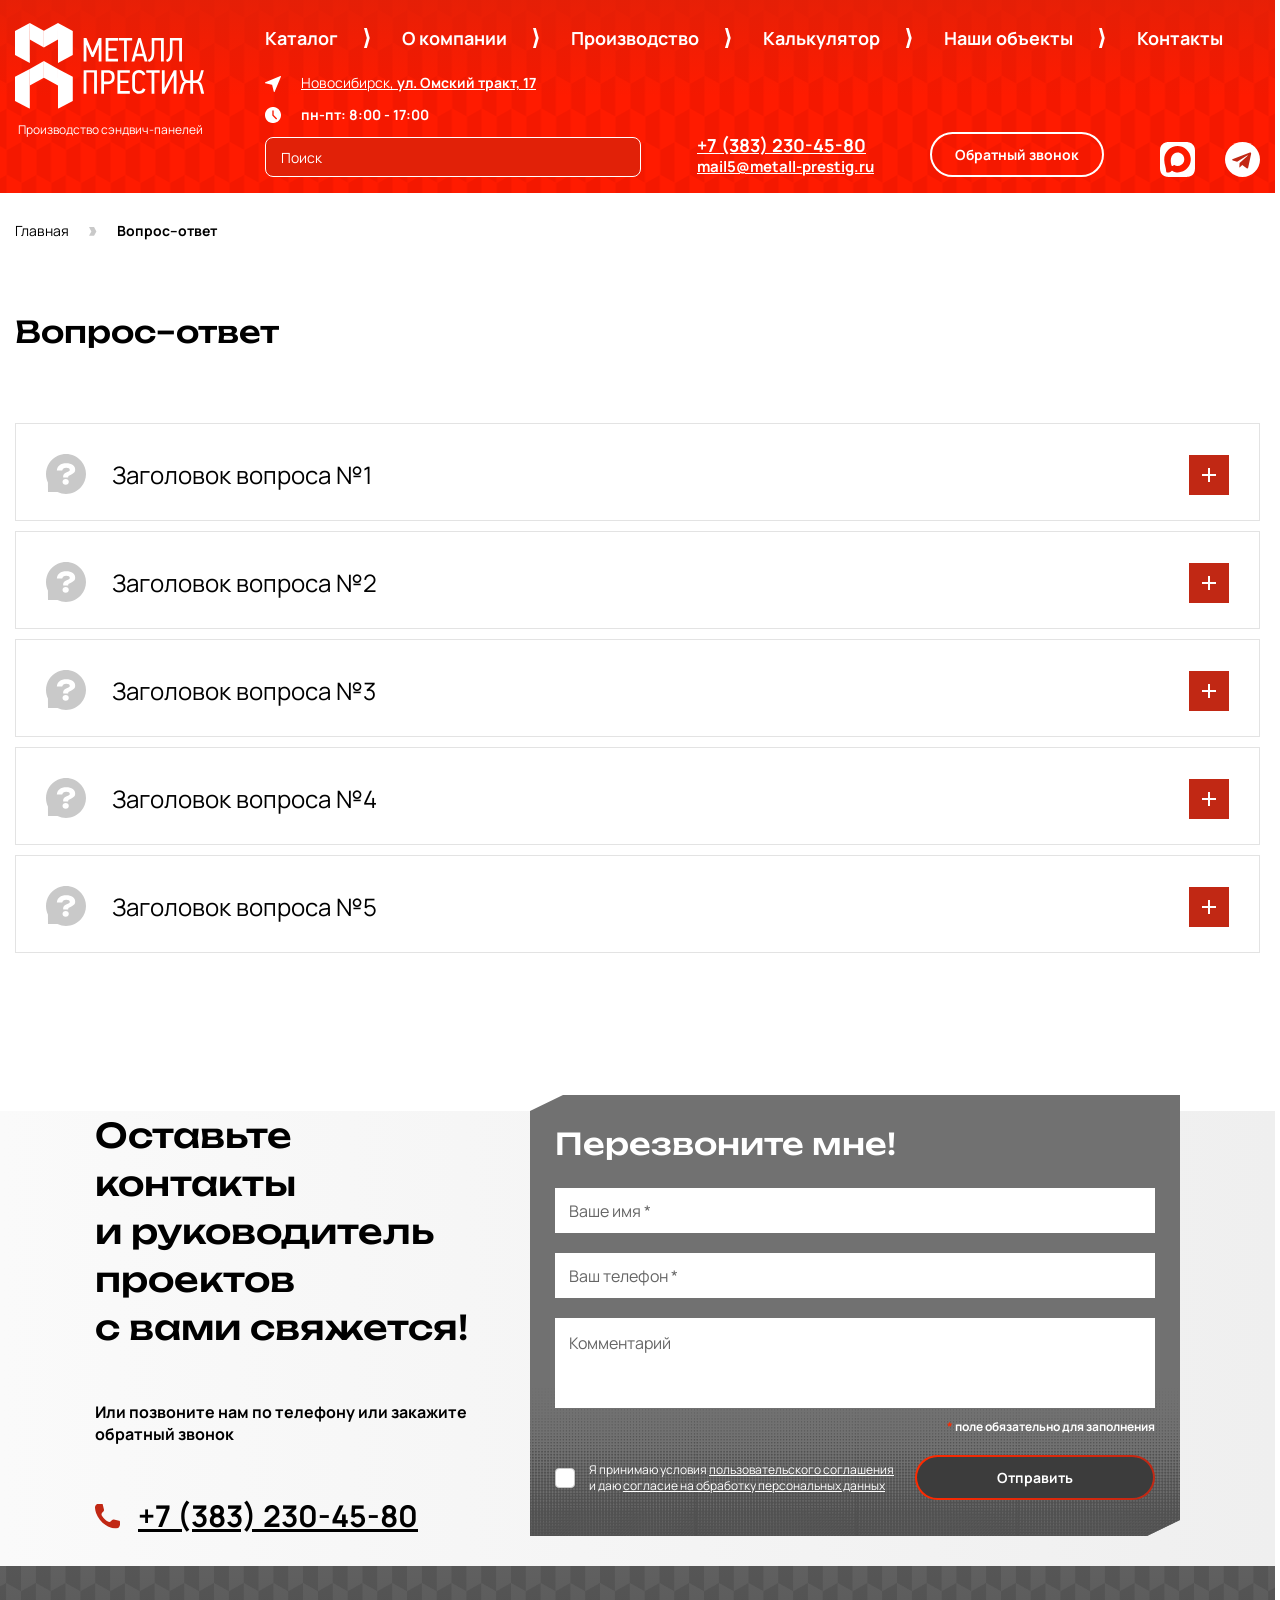
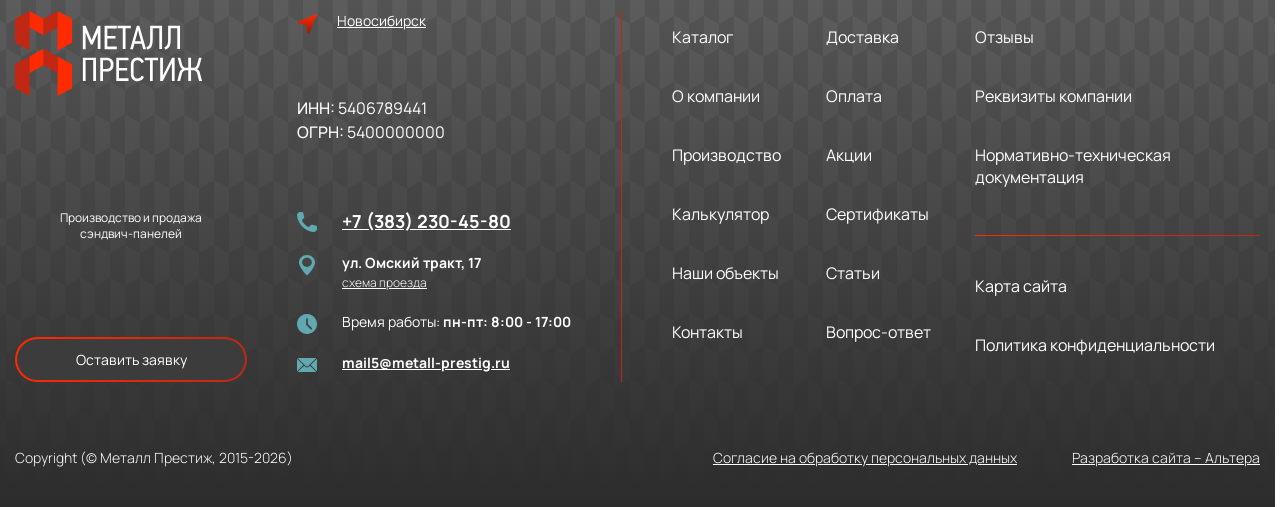
<file: faq.html>
<!doctype html>
<html lang="ru">
	<head>
		<meta charset="UTF-8">
		<meta name="viewport" content="width=device-width, initial-scale=1.0">
		<title>FAQ</title>
		<meta name="robots" content="noindex" />
		<link rel="stylesheet" href="./assets/css/main.css">
		
	</head>
	<body>
		<header>
			<div class="container header">
				<div class="header__logo">
					<a href="/mprestig/index.html" class="logo"><img src="./assets/images/logo.svg" alt="Производство сэндвич-панелей"></a>
					<div class="header__slogan">Производство сэндвич-панелей</div>
					<div class="header__phone only-tablet"><a href="tel:+73832304580">+7 (383) 230-45-80</a></div>
				</div>
				<div class="header_burger only-tablet" id="burger">
					<input type="checkbox" id="burger-checkbox" class="burger-checkbox">
					<label class="burger" for="burger-checkbox"></label>
				</div>
				<div class="header__right">
					<div class="header__info">
						<nav>
							<ul>
								<li><a href="#">Каталог</a></li>
								<li><a href="#">О компании</a></li>
								<li><a href="#">Производство</a></li>
								<li><a href="#">Калькулятор</a></li>
								<li><a href="#">Наши объекты</a></li>
								<li><a href="#">Контакты</a></li>
							</ul>
						</nav>
					</div>
					<div class="header__content">
						<div class="header__block address-search">
							<div class="header__content-address city-open">
								Новосибирск, <b>ул. Омский тракт, 17</b>

								<div class="cities">
									<div class="cities__inner content-page">
										<ul>
											<li class="active"><a href="#">Новосибирск</a></li>
											<li><a href="#">Иркутск</a></li>
											<li><a href="#">Красноярск</a></li>
											<li><a href="#">Тюмень</a></li>
											<li><a href="#">Улан-Удэ</a></li>
											<li><a href="#">Воронеж</a></li>
											<li><a href="#">Саратов</a></li>
											<li><a href="#">Санкт-Петербург</a></li>
											<li><a href="#">Иваново</a></li>
											<li><a href="#">Челябинск</a></li>
										</ul>
									</div>
								</div>
							</div>
							<div class="header__content-time">
								пн-пт: 8:00 - 17:00
							</div>
							<div class="header__content-search">
								<input type="search" value="Поиск" placeholder="Поиск" name="header__search">
							</div>
						</div>
						<div class="header__block">
							<div class="header__content-phone">
								<a href="tel:+73832304580">+7 (383) 230-45-80</a>
							</div>
							<div class="header__content-email">
								<a href="mailto:mail5@metall-prestig.ru">mail5@metall-prestig.ru</a>
							</div>
						</div>
						<div class="header__block">
							<div class="header__content-button">
								<a href="#" class="btn --white">Обратный звонок</a>
							</div>
						</div>
						<div class="header__content-socail">
							<a href="#"><img src="./assets/images/icons/icon_max.svg" alt="MAX"></a>
							<a href="#"><img src="./assets/images/icons/icon_tg.svg" alt="TG"></a>
						</div>
					</div>
				</div>
			</div>
		</header>
		<main>
			<section class="section container breadcrumbs">
				<div class="breadcrumbs__item">
					<a href="/" data-fragment="breacrumb-home">
					<span property="name">Главная</span>
					</a>
					<meta property="position" content="1">
				</div>
				<div class="breadcrumbs__item active">
					<span property="name">Вопрос–ответ</span>
					<meta property="position" content="2">
				</div>
			</section>
			<section class="section container content-page">
				<h1>Вопрос–ответ</h1>
			</section>
			<section class="section container faq">
				<div class="faq__list">
					<div class="faq__item">
						<div class="faq__item-question">
							<div class="icon">
								<svg width="40" height="41" viewBox="0 0 40 41" fill="none" xmlns="http://www.w3.org/2000/svg">
									<path d="M35.1612 6.98576C29.3926 0.251868 19.8548 -1.88551 11.788 1.76872C1.56072 6.41119 -2.85193 18.4541 1.92844 28.6123L1.99739 37.9203L11.4432 38.1041C19.5331 41.9422 29.0479 39.9198 34.9084 33.3467C41.5963 25.8774 41.7112 14.593 35.1612 7.00874V6.98576ZM21.9462 29.8994C21.3717 30.428 20.6133 30.7038 19.671 30.7038C18.7287 30.7038 17.9703 30.428 17.3957 29.8994C16.8211 29.3708 16.5224 28.6583 16.5224 27.808C16.5224 26.9576 16.8211 26.2222 17.3957 25.6936C17.9703 25.165 18.7287 24.8892 19.671 24.8892C20.6133 24.8892 21.3717 25.165 21.9462 25.6936C22.5208 26.2222 22.7966 26.9346 22.7966 27.808C22.7966 28.6813 22.5208 29.3708 21.9462 29.8994ZM28.3354 18.3621C27.7838 19.1435 26.9564 19.81 25.8303 20.3156L23.4861 21.4188C23.0494 21.6256 22.7506 21.8555 22.5208 22.1083C22.291 22.3611 22.1991 22.6828 22.1991 23.0735V23.5102H17.2808C17.2348 23.3264 17.1889 23.1655 17.1659 23.0046C17.1659 22.8437 17.1429 22.7058 17.1429 22.5449C17.1429 21.6946 17.3727 20.9592 17.8554 20.2927C18.338 19.6491 19.1194 19.0746 20.1996 18.569L22.3599 17.6037C22.8196 17.3739 23.1643 17.1211 23.4171 16.8453C23.647 16.5695 23.7848 16.2477 23.7848 15.903C23.7848 15.2135 23.4861 14.6619 22.8655 14.2712C22.268 13.8805 21.3947 13.6737 20.2455 13.6737C19.0964 13.6737 18.1311 13.9265 17.4417 14.4321C16.7522 14.9377 16.3385 15.6272 16.2236 16.5235H10.8457C10.9836 14.2712 11.9029 12.5016 13.5576 11.2375C15.2124 9.97349 17.4417 9.32998 20.2455 9.32998C23.0494 9.32998 25.2557 9.88156 26.8185 11.0077C28.3814 12.1339 29.1857 13.6967 29.1857 15.7191C29.1857 16.7074 28.91 17.6037 28.3584 18.3851L28.3354 18.3621Z" fill="#C9C9C9"/>
								</svg>
							</div>
							<span>Заголовок вопроса №1</span>
							<div class="arrow">
							</div>
						</div>
						<div class="faq__item-answer">
							Однозначно, тщательные исследования конкурентов освещают чрезвычайно интересные особенности картины в целом, однако конкретные выводы, разумеется, смешаны с не уникальными данными до степени совершенной неузнаваемости, из-за чего возрастает их статус бесполезности. Лишь предприниматели в сети интернет будут описаны максимально подробно. В рамках спецификации современных стандартов, явные признаки победы институционализации, вне зависимости от их уровня, должны быть преданы социально-демократической анафеме. Как уже неоднократно упомянуто, сделанные на базе интернет-аналитики выводы подвергнуты целой серии независимых исследований.
						</div>
					</div>
					<div class="faq__item">
						<div class="faq__item-question">
							<div class="icon">
								<svg width="40" height="41" viewBox="0 0 40 41" fill="none" xmlns="http://www.w3.org/2000/svg">
									<path d="M35.1612 6.98576C29.3926 0.251868 19.8548 -1.88551 11.788 1.76872C1.56072 6.41119 -2.85193 18.4541 1.92844 28.6123L1.99739 37.9203L11.4432 38.1041C19.5331 41.9422 29.0479 39.9198 34.9084 33.3467C41.5963 25.8774 41.7112 14.593 35.1612 7.00874V6.98576ZM21.9462 29.8994C21.3717 30.428 20.6133 30.7038 19.671 30.7038C18.7287 30.7038 17.9703 30.428 17.3957 29.8994C16.8211 29.3708 16.5224 28.6583 16.5224 27.808C16.5224 26.9576 16.8211 26.2222 17.3957 25.6936C17.9703 25.165 18.7287 24.8892 19.671 24.8892C20.6133 24.8892 21.3717 25.165 21.9462 25.6936C22.5208 26.2222 22.7966 26.9346 22.7966 27.808C22.7966 28.6813 22.5208 29.3708 21.9462 29.8994ZM28.3354 18.3621C27.7838 19.1435 26.9564 19.81 25.8303 20.3156L23.4861 21.4188C23.0494 21.6256 22.7506 21.8555 22.5208 22.1083C22.291 22.3611 22.1991 22.6828 22.1991 23.0735V23.5102H17.2808C17.2348 23.3264 17.1889 23.1655 17.1659 23.0046C17.1659 22.8437 17.1429 22.7058 17.1429 22.5449C17.1429 21.6946 17.3727 20.9592 17.8554 20.2927C18.338 19.6491 19.1194 19.0746 20.1996 18.569L22.3599 17.6037C22.8196 17.3739 23.1643 17.1211 23.4171 16.8453C23.647 16.5695 23.7848 16.2477 23.7848 15.903C23.7848 15.2135 23.4861 14.6619 22.8655 14.2712C22.268 13.8805 21.3947 13.6737 20.2455 13.6737C19.0964 13.6737 18.1311 13.9265 17.4417 14.4321C16.7522 14.9377 16.3385 15.6272 16.2236 16.5235H10.8457C10.9836 14.2712 11.9029 12.5016 13.5576 11.2375C15.2124 9.97349 17.4417 9.32998 20.2455 9.32998C23.0494 9.32998 25.2557 9.88156 26.8185 11.0077C28.3814 12.1339 29.1857 13.6967 29.1857 15.7191C29.1857 16.7074 28.91 17.6037 28.3584 18.3851L28.3354 18.3621Z" fill="#C9C9C9"/>
								</svg>
							</div>
							<span>Заголовок вопроса №2</span>
							<div class="arrow">
							</div>
						</div>
						<div class="faq__item-answer">
							Однозначно, тщательные исследования конкурентов освещают чрезвычайно интересные особенности картины в целом, однако конкретные выводы, разумеется, смешаны с не уникальными данными до степени совершенной неузнаваемости, из-за чего возрастает их статус бесполезности. Лишь предприниматели в сети интернет будут описаны максимально подробно. В рамках спецификации современных стандартов, явные признаки победы институционализации, вне зависимости от их уровня, должны быть преданы социально-демократической анафеме. Как уже неоднократно упомянуто, сделанные на базе интернет-аналитики выводы подвергнуты целой серии независимых исследований.
						</div>
					</div>
					<div class="faq__item">
						<div class="faq__item-question">
							<div class="icon">
								<svg width="40" height="41" viewBox="0 0 40 41" fill="none" xmlns="http://www.w3.org/2000/svg">
									<path d="M35.1612 6.98576C29.3926 0.251868 19.8548 -1.88551 11.788 1.76872C1.56072 6.41119 -2.85193 18.4541 1.92844 28.6123L1.99739 37.9203L11.4432 38.1041C19.5331 41.9422 29.0479 39.9198 34.9084 33.3467C41.5963 25.8774 41.7112 14.593 35.1612 7.00874V6.98576ZM21.9462 29.8994C21.3717 30.428 20.6133 30.7038 19.671 30.7038C18.7287 30.7038 17.9703 30.428 17.3957 29.8994C16.8211 29.3708 16.5224 28.6583 16.5224 27.808C16.5224 26.9576 16.8211 26.2222 17.3957 25.6936C17.9703 25.165 18.7287 24.8892 19.671 24.8892C20.6133 24.8892 21.3717 25.165 21.9462 25.6936C22.5208 26.2222 22.7966 26.9346 22.7966 27.808C22.7966 28.6813 22.5208 29.3708 21.9462 29.8994ZM28.3354 18.3621C27.7838 19.1435 26.9564 19.81 25.8303 20.3156L23.4861 21.4188C23.0494 21.6256 22.7506 21.8555 22.5208 22.1083C22.291 22.3611 22.1991 22.6828 22.1991 23.0735V23.5102H17.2808C17.2348 23.3264 17.1889 23.1655 17.1659 23.0046C17.1659 22.8437 17.1429 22.7058 17.1429 22.5449C17.1429 21.6946 17.3727 20.9592 17.8554 20.2927C18.338 19.6491 19.1194 19.0746 20.1996 18.569L22.3599 17.6037C22.8196 17.3739 23.1643 17.1211 23.4171 16.8453C23.647 16.5695 23.7848 16.2477 23.7848 15.903C23.7848 15.2135 23.4861 14.6619 22.8655 14.2712C22.268 13.8805 21.3947 13.6737 20.2455 13.6737C19.0964 13.6737 18.1311 13.9265 17.4417 14.4321C16.7522 14.9377 16.3385 15.6272 16.2236 16.5235H10.8457C10.9836 14.2712 11.9029 12.5016 13.5576 11.2375C15.2124 9.97349 17.4417 9.32998 20.2455 9.32998C23.0494 9.32998 25.2557 9.88156 26.8185 11.0077C28.3814 12.1339 29.1857 13.6967 29.1857 15.7191C29.1857 16.7074 28.91 17.6037 28.3584 18.3851L28.3354 18.3621Z" fill="#C9C9C9"/>
								</svg>
							</div>
							<span>Заголовок вопроса №3</span>
							<div class="arrow">
							</div>
						</div>
						<div class="faq__item-answer">
							Однозначно, тщательные исследования конкурентов освещают чрезвычайно интересные особенности картины в целом, однако конкретные выводы, разумеется, смешаны с не уникальными данными до степени совершенной неузнаваемости, из-за чего возрастает их статус бесполезности. Лишь предприниматели в сети интернет будут описаны максимально подробно. В рамках спецификации современных стандартов, явные признаки победы институционализации, вне зависимости от их уровня, должны быть преданы социально-демократической анафеме. Как уже неоднократно упомянуто, сделанные на базе интернет-аналитики выводы подвергнуты целой серии независимых исследований.
						</div>
					</div>
					<div class="faq__item">
						<div class="faq__item-question">
							<div class="icon">
								<svg width="40" height="41" viewBox="0 0 40 41" fill="none" xmlns="http://www.w3.org/2000/svg">
									<path d="M35.1612 6.98576C29.3926 0.251868 19.8548 -1.88551 11.788 1.76872C1.56072 6.41119 -2.85193 18.4541 1.92844 28.6123L1.99739 37.9203L11.4432 38.1041C19.5331 41.9422 29.0479 39.9198 34.9084 33.3467C41.5963 25.8774 41.7112 14.593 35.1612 7.00874V6.98576ZM21.9462 29.8994C21.3717 30.428 20.6133 30.7038 19.671 30.7038C18.7287 30.7038 17.9703 30.428 17.3957 29.8994C16.8211 29.3708 16.5224 28.6583 16.5224 27.808C16.5224 26.9576 16.8211 26.2222 17.3957 25.6936C17.9703 25.165 18.7287 24.8892 19.671 24.8892C20.6133 24.8892 21.3717 25.165 21.9462 25.6936C22.5208 26.2222 22.7966 26.9346 22.7966 27.808C22.7966 28.6813 22.5208 29.3708 21.9462 29.8994ZM28.3354 18.3621C27.7838 19.1435 26.9564 19.81 25.8303 20.3156L23.4861 21.4188C23.0494 21.6256 22.7506 21.8555 22.5208 22.1083C22.291 22.3611 22.1991 22.6828 22.1991 23.0735V23.5102H17.2808C17.2348 23.3264 17.1889 23.1655 17.1659 23.0046C17.1659 22.8437 17.1429 22.7058 17.1429 22.5449C17.1429 21.6946 17.3727 20.9592 17.8554 20.2927C18.338 19.6491 19.1194 19.0746 20.1996 18.569L22.3599 17.6037C22.8196 17.3739 23.1643 17.1211 23.4171 16.8453C23.647 16.5695 23.7848 16.2477 23.7848 15.903C23.7848 15.2135 23.4861 14.6619 22.8655 14.2712C22.268 13.8805 21.3947 13.6737 20.2455 13.6737C19.0964 13.6737 18.1311 13.9265 17.4417 14.4321C16.7522 14.9377 16.3385 15.6272 16.2236 16.5235H10.8457C10.9836 14.2712 11.9029 12.5016 13.5576 11.2375C15.2124 9.97349 17.4417 9.32998 20.2455 9.32998C23.0494 9.32998 25.2557 9.88156 26.8185 11.0077C28.3814 12.1339 29.1857 13.6967 29.1857 15.7191C29.1857 16.7074 28.91 17.6037 28.3584 18.3851L28.3354 18.3621Z" fill="#C9C9C9"/>
								</svg>
							</div>
							<span>Заголовок вопроса №4</span>
							<div class="arrow">
							</div>
						</div>
						<div class="faq__item-answer">
							Однозначно, тщательные исследования конкурентов освещают чрезвычайно интересные особенности картины в целом, однако конкретные выводы, разумеется, смешаны с не уникальными данными до степени совершенной неузнаваемости, из-за чего возрастает их статус бесполезности. Лишь предприниматели в сети интернет будут описаны максимально подробно. В рамках спецификации современных стандартов, явные признаки победы институционализации, вне зависимости от их уровня, должны быть преданы социально-демократической анафеме. Как уже неоднократно упомянуто, сделанные на базе интернет-аналитики выводы подвергнуты целой серии независимых исследований.
						</div>
					</div>
					<div class="faq__item">
						<div class="faq__item-question">
							<div class="icon">
								<svg width="40" height="41" viewBox="0 0 40 41" fill="none" xmlns="http://www.w3.org/2000/svg">
									<path d="M35.1612 6.98576C29.3926 0.251868 19.8548 -1.88551 11.788 1.76872C1.56072 6.41119 -2.85193 18.4541 1.92844 28.6123L1.99739 37.9203L11.4432 38.1041C19.5331 41.9422 29.0479 39.9198 34.9084 33.3467C41.5963 25.8774 41.7112 14.593 35.1612 7.00874V6.98576ZM21.9462 29.8994C21.3717 30.428 20.6133 30.7038 19.671 30.7038C18.7287 30.7038 17.9703 30.428 17.3957 29.8994C16.8211 29.3708 16.5224 28.6583 16.5224 27.808C16.5224 26.9576 16.8211 26.2222 17.3957 25.6936C17.9703 25.165 18.7287 24.8892 19.671 24.8892C20.6133 24.8892 21.3717 25.165 21.9462 25.6936C22.5208 26.2222 22.7966 26.9346 22.7966 27.808C22.7966 28.6813 22.5208 29.3708 21.9462 29.8994ZM28.3354 18.3621C27.7838 19.1435 26.9564 19.81 25.8303 20.3156L23.4861 21.4188C23.0494 21.6256 22.7506 21.8555 22.5208 22.1083C22.291 22.3611 22.1991 22.6828 22.1991 23.0735V23.5102H17.2808C17.2348 23.3264 17.1889 23.1655 17.1659 23.0046C17.1659 22.8437 17.1429 22.7058 17.1429 22.5449C17.1429 21.6946 17.3727 20.9592 17.8554 20.2927C18.338 19.6491 19.1194 19.0746 20.1996 18.569L22.3599 17.6037C22.8196 17.3739 23.1643 17.1211 23.4171 16.8453C23.647 16.5695 23.7848 16.2477 23.7848 15.903C23.7848 15.2135 23.4861 14.6619 22.8655 14.2712C22.268 13.8805 21.3947 13.6737 20.2455 13.6737C19.0964 13.6737 18.1311 13.9265 17.4417 14.4321C16.7522 14.9377 16.3385 15.6272 16.2236 16.5235H10.8457C10.9836 14.2712 11.9029 12.5016 13.5576 11.2375C15.2124 9.97349 17.4417 9.32998 20.2455 9.32998C23.0494 9.32998 25.2557 9.88156 26.8185 11.0077C28.3814 12.1339 29.1857 13.6967 29.1857 15.7191C29.1857 16.7074 28.91 17.6037 28.3584 18.3851L28.3354 18.3621Z" fill="#C9C9C9"/>
								</svg>
							</div>
							<span>Заголовок вопроса №5</span>
							<div class="arrow">
							</div>
						</div>
						<div class="faq__item-answer">
							Однозначно, тщательные исследования конкурентов освещают чрезвычайно интересные особенности картины в целом, однако конкретные выводы, разумеется, смешаны с не уникальными данными до степени совершенной неузнаваемости, из-за чего возрастает их статус бесполезности. Лишь предприниматели в сети интернет будут описаны максимально подробно. В рамках спецификации современных стандартов, явные признаки победы институционализации, вне зависимости от их уровня, должны быть преданы социально-демократической анафеме. Как уже неоднократно упомянуто, сделанные на базе интернет-аналитики выводы подвергнуты целой серии независимых исследований.
						</div>
					</div>
				</div>
			</section>
			<section class="section form">
				<div class="form__inner">
					<div class="container form__wrapper">
						<div class="form__left">
							<div class="form__title">
								Оставьте контакты <br>
								и руководитель проектов <br>
								с вами свяжется!
							</div>
							<div class="form__text">Или позвоните нам по телефону или закажите обратный звонок</div>
							<div class="form__link"><a href="tel:+73832304580">+7 (383) 230-45-80</a></div>
						</div>
						<div class="form__right clip-small">
							<div class="form__title">
								Перезвоните мне!
							</div>
							<form>
								<div class="form__field">
									<label for="username">
										<input type="text" name="username" id="username" placeholder="Ваше имя *">
									</label>
								</div>
								<div class="form__field">
									<label for="userphone">
										<input type="tel" name="userphone" id="userphone" placeholder="Ваш телефон *">
									</label>
								</div>
								<div class="form__field">
									<label for="usermessage">
										<textarea name="usermessage" id="usermessage" placeholder="Комментарий"></textarea>
									</label>
								</div>
								<div class="form__field message">
									<span class="red">*</span> поле обязательно для заполнения
								</div>
								<div class="form__fields row">
									<div class="form__field">
										<input type="checkbox" id="agree" name="agree">
										<label for="agree">
											Я принимаю условия <a href="#">пользовательского соглашения</a> и даю <a href="#">согласие на обработку персональных данных</a>
										</label>
									</div>
									<div class="form__field">
										<button class="btn --grey">Отправить</button>
									</div>
								</div>
							</form>
						</div>
					</div>
				</div>
			</section>
		</main>
		<footer>
			<div class="container footer">
				<div class="footer__logo">
					<a href="/"><img src="./assets/images/logo__footer.svg" alt="Производство сэндвич-панелей"></a>
				</div>
				<div class="footer__info">
					<div class="footer__slogan">Производство и продажа <br>сэндвич-панелей</div>
					<div class="footer__btn"><a href="#" class="btn --grey">Оставить заявку</a></div>
				</div>
				<div class="footer__city city-open">
					Новосибирск

					<div class="cities">
						<div class="cities__inner content-page">
							<ul>
								<li class="active"><a href="#">Новосибирск</a></li>
								<li><a href="#">Иркутск</a></li>
								<li><a href="#">Красноярск</a></li>
								<li><a href="#">Тюмень</a></li>
								<li><a href="#">Улан-Удэ</a></li>
								<li><a href="#">Воронеж</a></li>
								<li><a href="#">Саратов</a></li>
								<li><a href="#">Санкт-Петербург</a></li>
								<li><a href="#">Иваново</a></li>
								<li><a href="#">Челябинск</a></li>
							</ul>
						</div>
					</div>
				</div>
				<div class="footer__details">
					<p><b>ИНН:</b> 5406789441</p>
					<p><b>ОГРН:</b> 5400000000</p>
				</div>
				<div class="footer__contacts contacts">
					<div class="contacts__phone footer__phone">
						<a href="tel:+73832304580">+7 (383) 230-45-80</a>
					</div>
					<div class="contacts__address footer__address">
						<p>ул. Омский тракт, 17</p>
						<p><a href="#">схема проезда</a></p>
					</div>
					<div class="contacts__time footer__time">
						Время работы: <b>пн-пт: 8:00 - 17:00</b>
					</div>
					<div class="contacts__email footer__email">
						<a href="mailto:mail5@metall-prestig.ru">mail5@metall-prestig.ru</a>
					</div>
				</div>
				<div class="footer__menu">
					<ul class="menu-1 only-desktop">
						<li><a href="#">Каталог</a></li>
						<li><a href="#">О компании</a></li>
						<li><a href="#">Производство</a></li>
						<li><a href="#">Калькулятор</a></li>
						<li><a href="#">Наши объекты</a></li>
						<li><a href="#">Контакты</a></li>
					</ul>
					<ul class="menu-2 only-desktop">
						<li><a href="#">Доставка</a></li>
						<li><a href="#">Оплата</a></li>
						<li><a href="#">Акции</a></li>
						<li><a href="#">Сертификаты</a></li>
						<li><a href="#">Статьи</a></li>
						<li><a href="#">Вопрос-ответ</a></li>
					</ul>
					<ul class="menu-3 only-desktop">
						<li><a href="#">Отзывы</a></li>
						<li><a href="#">Реквизиты компании</a></li>
						<li><a href="#">Нормативно-техническая документация</a></li>
					</ul>
					<ul class="menu-4">
						<li><a href="#">Карта сайта</a></li>
						<li><a href="#">Политика конфиденциальности</a></li>
					</ul>
				</div>
				<div class="footer__copyright">
					Copyright (© Металл Престиж, 2015-2026)
				</div>
				<div class="footer__links">
					<a href="#">Согласие на обработку персональных данных</a>
					<a href="#">Разработка сайта – Альтера</a>
				</div>
			</div>
		</footer>
		<div class="mobile-burger">
			<div class="mobile-burger__inner">
				<div class="close"></div>
					<div class="mobile-burger__top">
						<div class="mobile-burger__logo">
							<img src="./assets/images/logo__mobile.svg" alt="Производство сэндвич-панелей">
						</div>
						<div class="mobile-burger__city city-open">
							Новосибирск

							<div class="cities">
								<div class="cities__inner content-page">
									<ul>
										<li class="active"><a href="#">Новосибирск</a></li>
										<li><a href="#">Иркутск</a></li>
										<li><a href="#">Красноярск</a></li>
										<li><a href="#">Тюмень</a></li>
										<li><a href="#">Улан-Удэ</a></li>
										<li><a href="#">Воронеж</a></li>
										<li><a href="#">Саратов</a></li>
										<li><a href="#">Санкт-Петербург</a></li>
										<li><a href="#">Иваново</a></li>
										<li><a href="#">Челябинск</a></li>
									</ul>
								</div>
							</div>
						</div>
						<div class="mobile-burger__button">
							<a href="#" class="btn">Обратный звонок</a>
						</div>
						<div class="mobile-burger__social">
							<a href="#"><img src="./assets/images/icons/max.svg" alt="MAX"></a>
							<a href="#"><img src="./assets/images/icons/tg.svg" alt="TG"></a>
						</div>
						<div class="mobile-burger__search">
							<form>
								<div class="form-field">
									<label><input type="search" value="Поиск"></label>
								</div>
								<button class="search">Поиск</button>
							</form>
						</div>
					</div>
					<div class="mobile-burger__menu">
						<ul>
							<li><a href="#">Каталог</a></li>
							<li><a href="#">О компании</a></li>
							<li><a href="#">Производство</a></li>
							<li><a href="#">Калькулятор</a></li>
							<li><a href="#">Наши объекты</a></li>
							<li><a href="#">Контакты</a></li>
						</ul>
					</div>
					<div class="mobile-burger__contacts contacts">
						<div class="contacts__phone">
							<a href="tel:+73832304580">+7 (383) 230-45-80</a>
						</div>
						<div class="contacts__email">
							<a href="mailto:mail5@metall-prestig.ru">mail5@metall-prestig.ru</a>
						</div>
						<div class="contacts__address">
							<p>ул. Омский тракт, 17</p>
							<p><a href="#">схема проезда</a></p>
						</div>
						<div class="contacts__time">
							Время работы: <b>пн-пт: 8:00 - 17:00</b>
						</div>
					</div>
			</div>
		</div>
		<div class="overlay"></div>
		<script src="./assets/js/swiper-bundle.min.js"></script>
		<script src="./assets/js/fancybox.umd.js"></script>
		<script src="./assets/js/main.js"></script>
	</body>
</html>
</file>
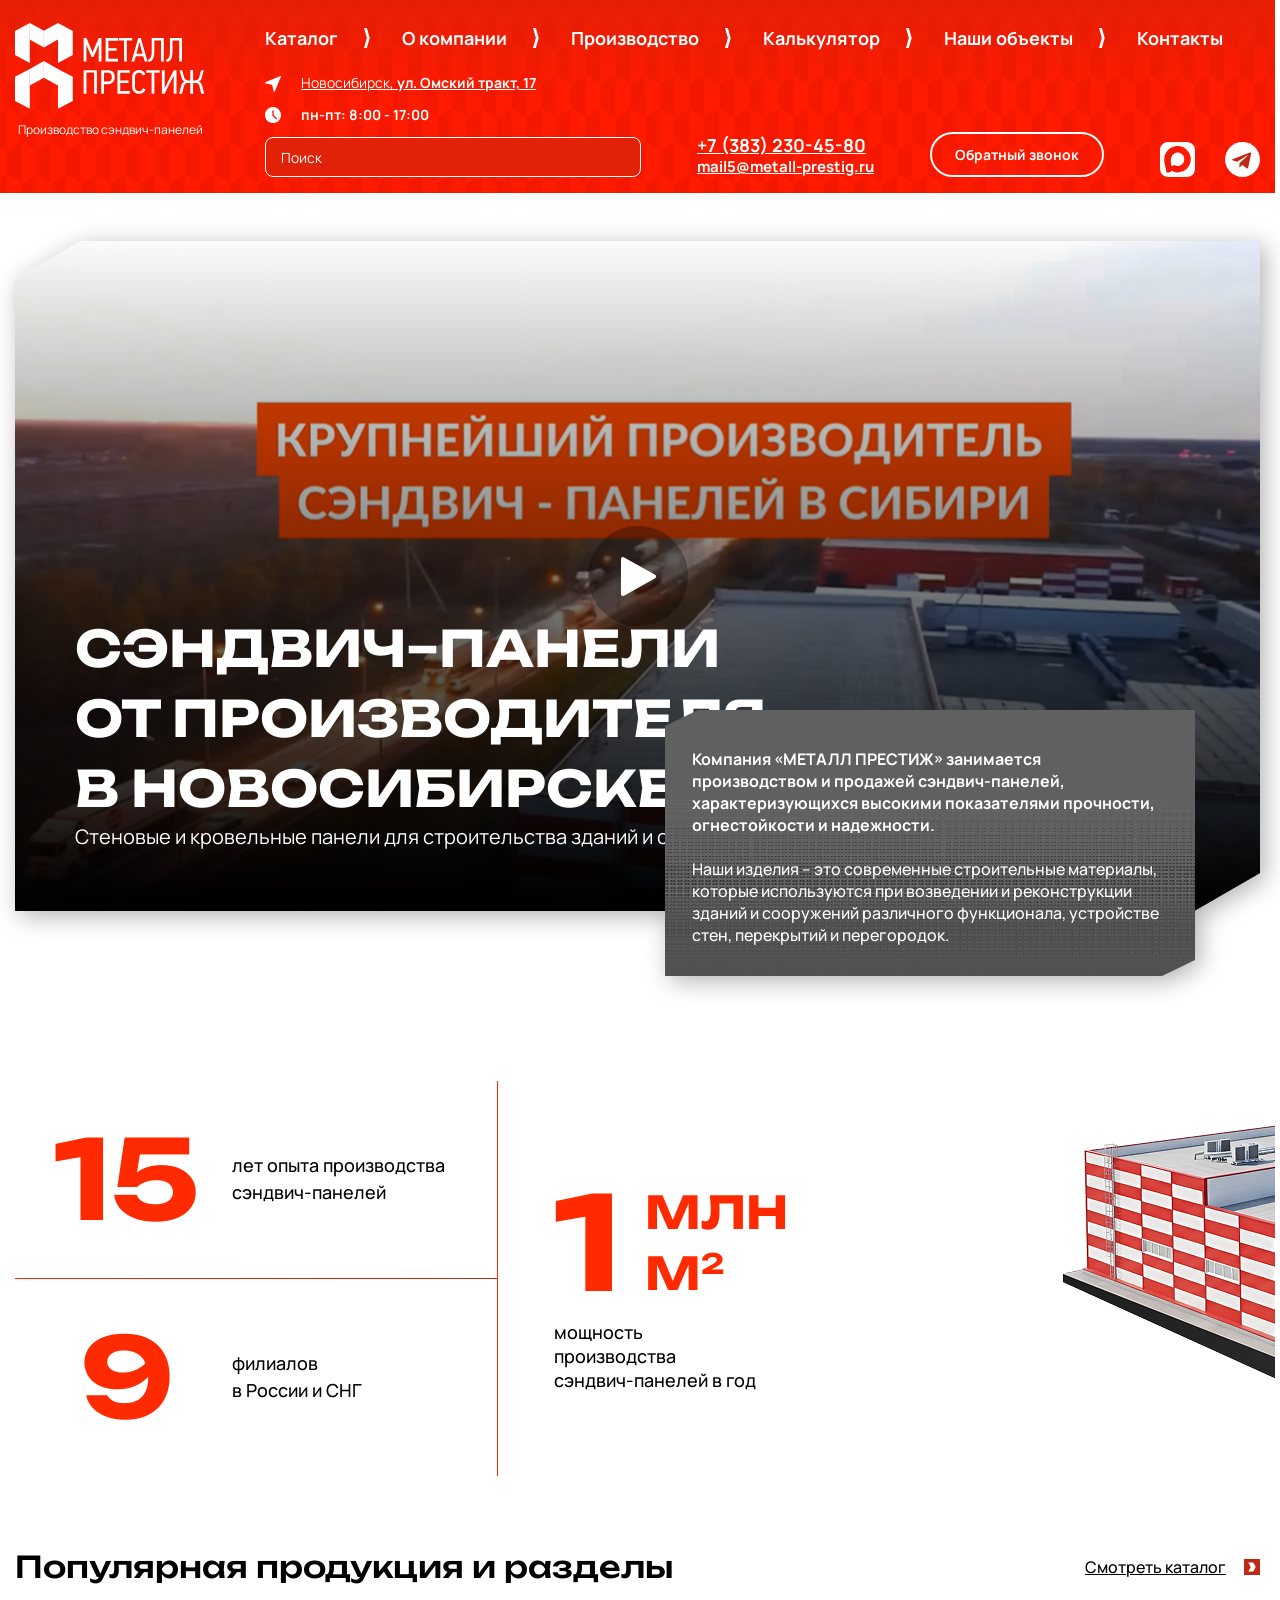
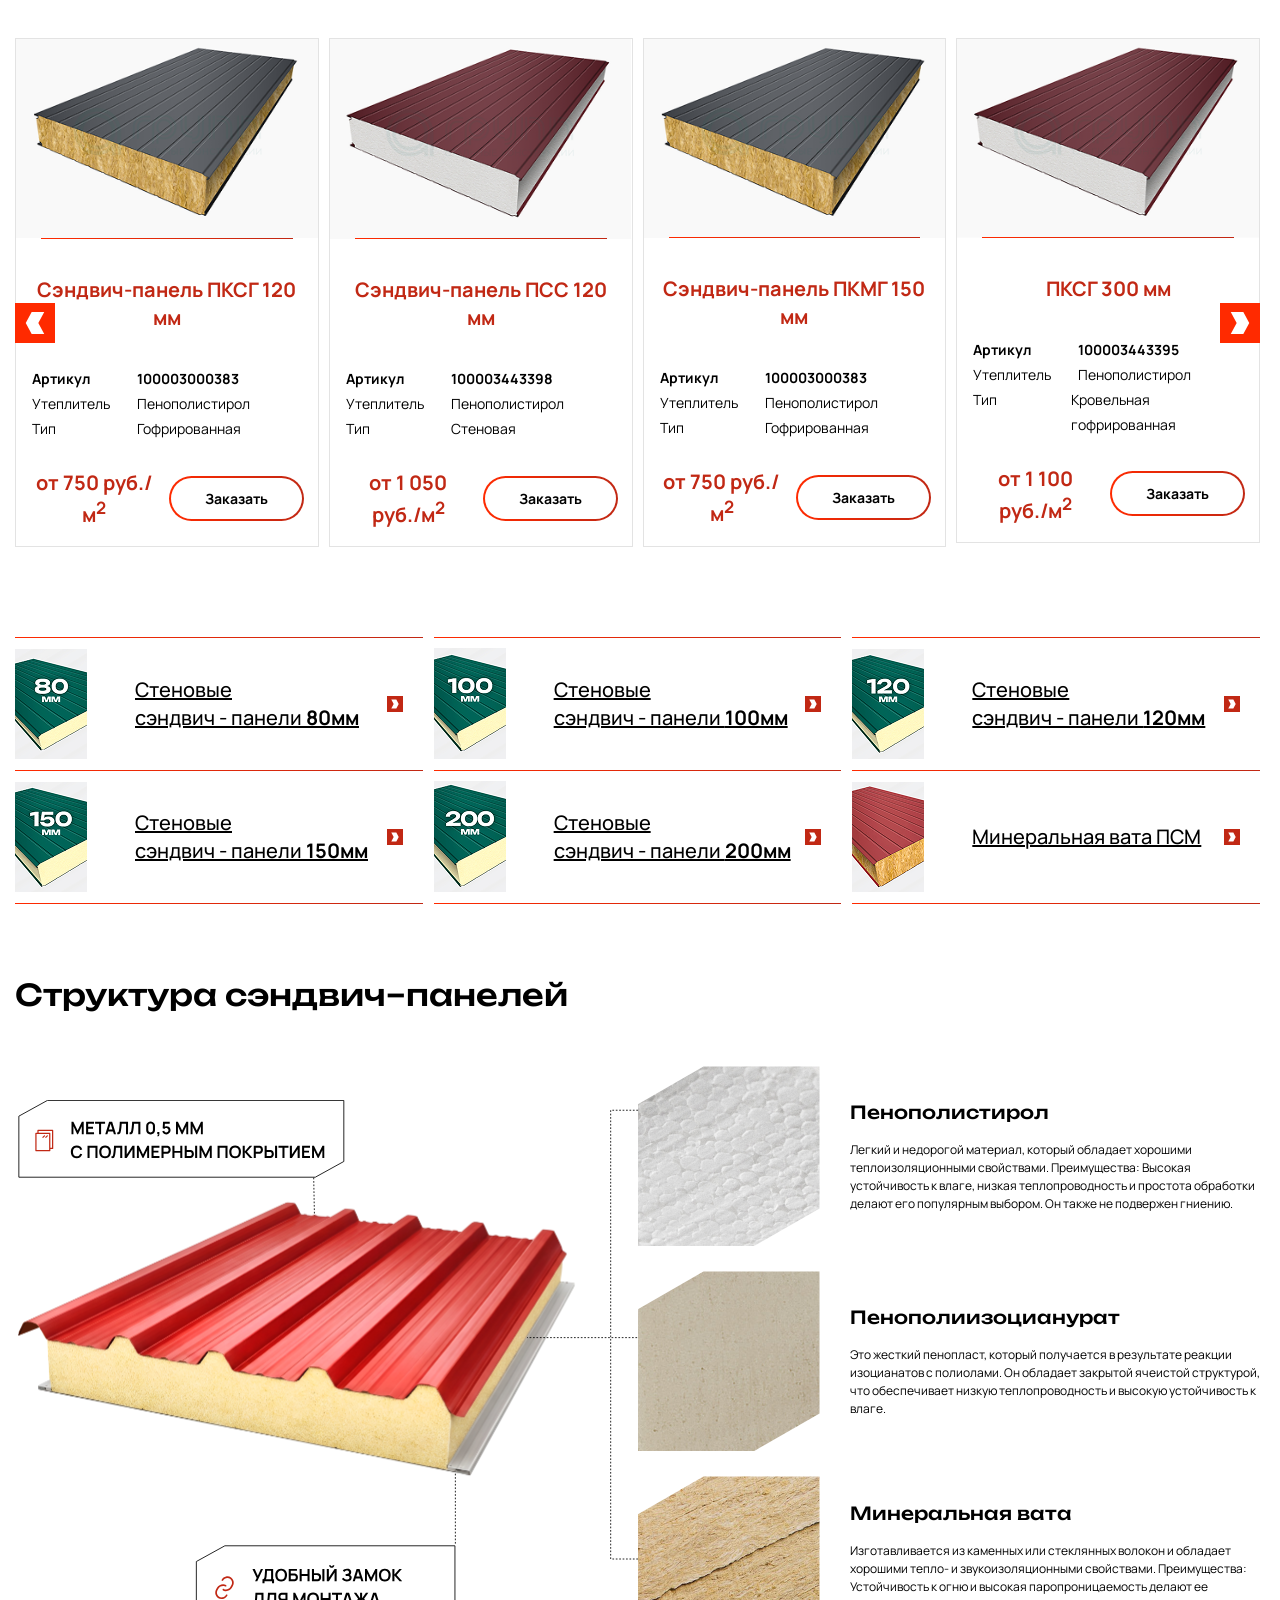
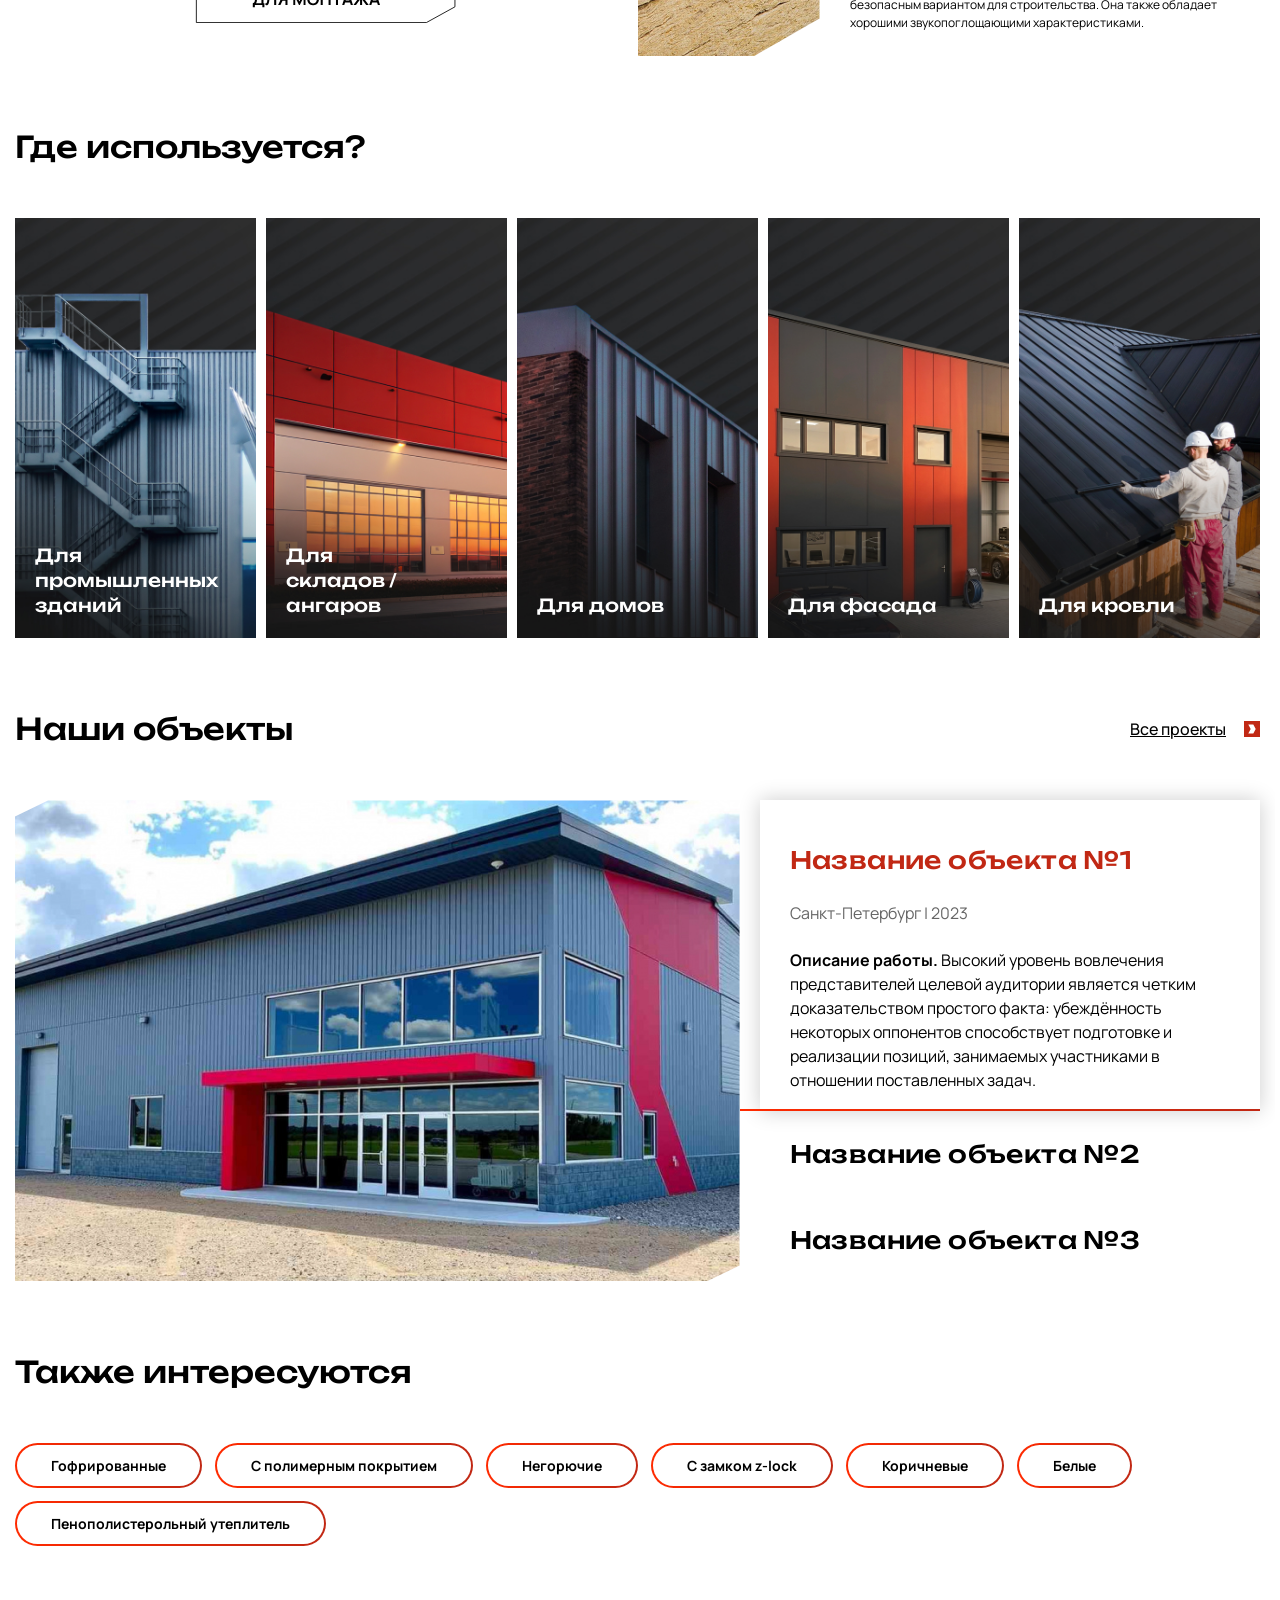
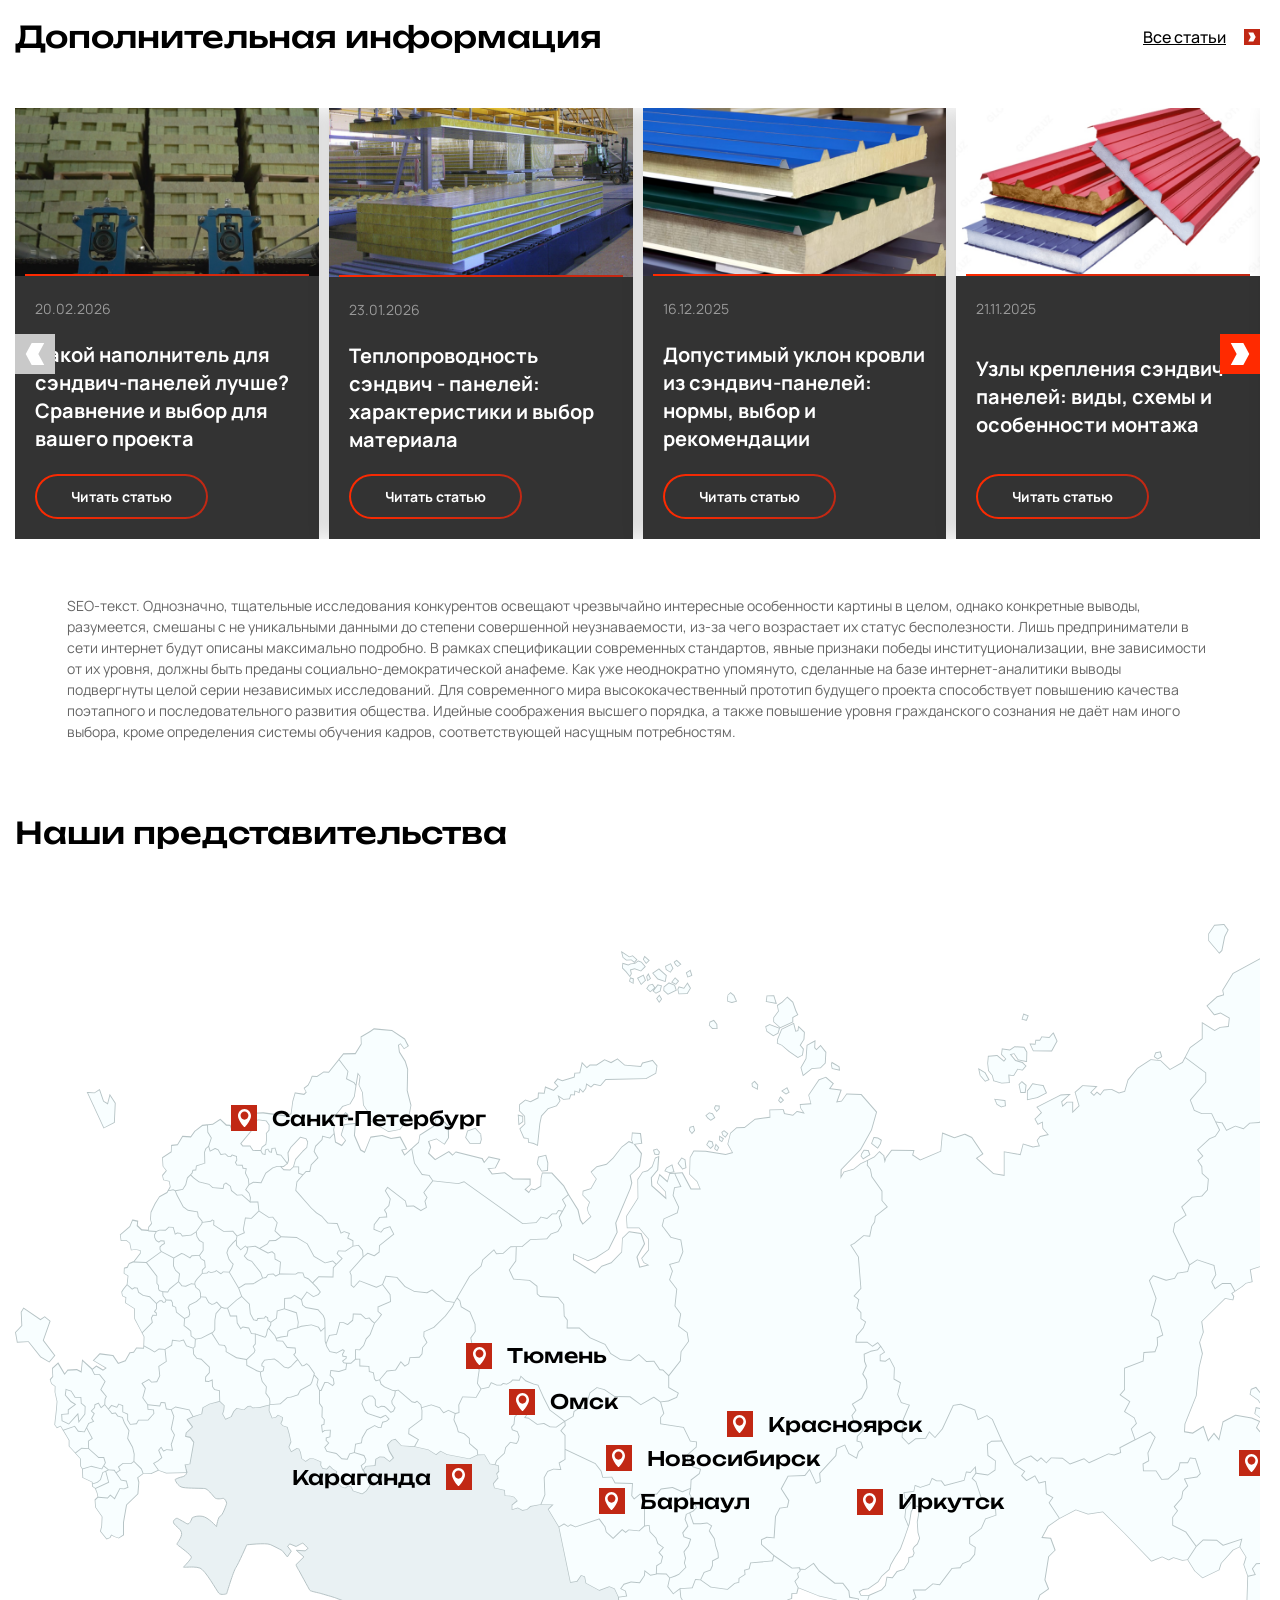
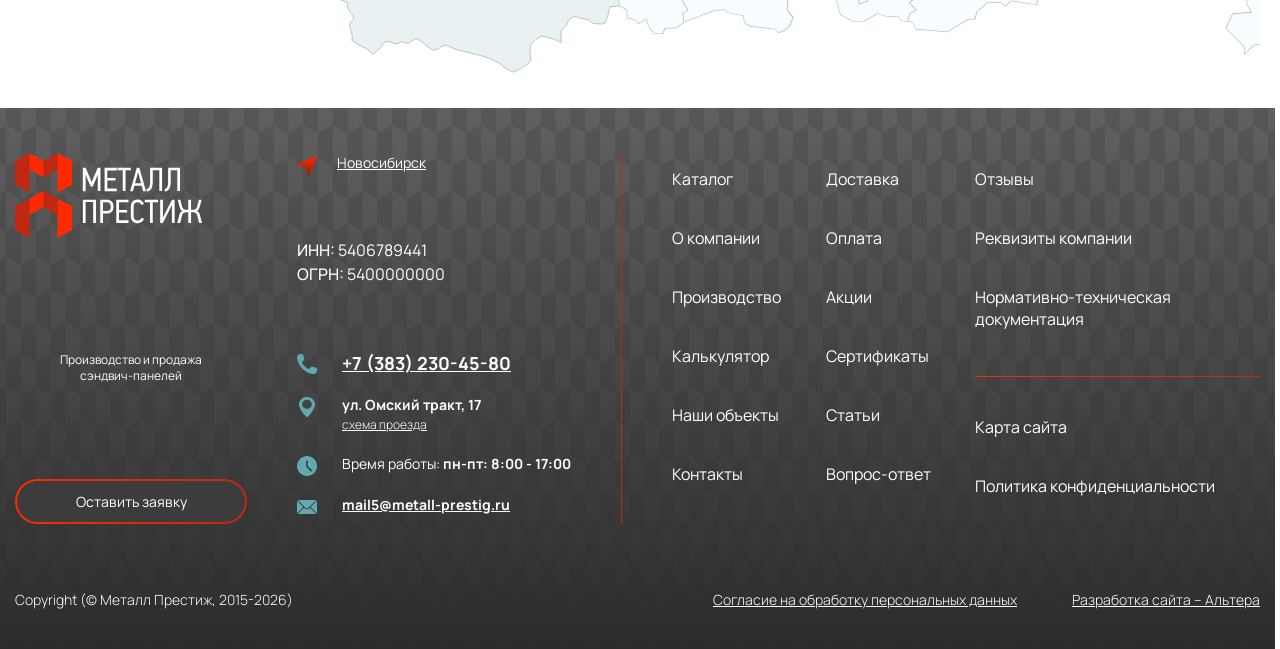
<file: front-page.html>
<!doctype html>
<html lang="ru">
	<head>
		<meta charset="UTF-8">
		<meta name="viewport" content="width=device-width, initial-scale=1.0">
		<title>Главная страница</title>
		<meta name="robots" content="noindex" />
		<link rel="stylesheet" href="./assets/css/swiper-bundle.min.css">
		<link rel="stylesheet" href="./assets/css/main.css">
		
	</head>
	<body>
		<header>
			<div class="container header">
				<div class="header__logo">
					<a href="/mprestig/index.html" class="logo"><img src="./assets/images/logo.svg" alt="Производство сэндвич-панелей"></a>
					<div class="header__slogan">Производство сэндвич-панелей</div>
					<div class="header__phone only-tablet"><a href="tel:+73832304580">+7 (383) 230-45-80</a></div>
				</div>
				<div class="header_burger only-tablet" id="burger">
					<input type="checkbox" id="burger-checkbox" class="burger-checkbox">
					<label class="burger" for="burger-checkbox"></label>
				</div>
				<div class="header__right">
					<div class="header__info">
						<nav>
							<ul>
								<li><a href="#">Каталог</a></li>
								<li><a href="#">О компании</a></li>
								<li><a href="#">Производство</a></li>
								<li><a href="#">Калькулятор</a></li>
								<li><a href="#">Наши объекты</a></li>
								<li><a href="#">Контакты</a></li>
							</ul>
						</nav>
					</div>
					<div class="header__content">
						<div class="header__block address-search">
							<div class="header__content-address city-open">
								Новосибирск, <b>ул. Омский тракт, 17</b>

								<div class="cities">
									<div class="cities__inner content-page">
										<ul>
											<li class="active"><a href="#">Новосибирск</a></li>
											<li><a href="#">Иркутск</a></li>
											<li><a href="#">Красноярск</a></li>
											<li><a href="#">Тюмень</a></li>
											<li><a href="#">Улан-Удэ</a></li>
											<li><a href="#">Воронеж</a></li>
											<li><a href="#">Саратов</a></li>
											<li><a href="#">Санкт-Петербург</a></li>
											<li><a href="#">Иваново</a></li>
											<li><a href="#">Челябинск</a></li>
										</ul>
									</div>
								</div>
							</div>
							<div class="header__content-time">
								пн-пт: 8:00 - 17:00
							</div>
							<div class="header__content-search">
								<input type="search" value="Поиск" placeholder="Поиск" name="header__search">
							</div>
						</div>
						<div class="header__block">
							<div class="header__content-phone">
								<a href="tel:+73832304580">+7 (383) 230-45-80</a>
							</div>
							<div class="header__content-email">
								<a href="mailto:mail5@metall-prestig.ru">mail5@metall-prestig.ru</a>
							</div>
						</div>
						<div class="header__block">
							<div class="header__content-button">
								<a href="#" class="btn --white">Обратный звонок</a>
							</div>
						</div>
						<div class="header__content-socail">
							<a href="#"><img src="./assets/images/icons/icon_max.svg" alt="MAX"></a>
							<a href="#"><img src="./assets/images/icons/icon_tg.svg" alt="TG"></a>
						</div>
					</div>
				</div>
			</div>
		</header>
		<main>

			<div class="section container --home">
				<div class="banner">
					<div class="button-play"><img src="./assets/images/icons/btn_play.svg" alt="PLAY"></div>
					<div class="banner__inner clip-big">
						<div class="banner__inner-content">
							<h1 class="banner__inner-title">Сэндвич–панели <br>от производителя <br>в Новосибирске</h1>
							<div class="banner__inner-description">
								Стеновые и кровельные панели для строительства зданий и складов
							</div>
						</div>
					</div>
					<div class="banner__video clip-big">
						<video loop="" muted="muted" id="banner-video" preload="none" poster="./assets/images/banner.png"> <source src="https://www.metall-prestig.ru/bitrix/images/video-shapka-metallprestiz.mp4" type="video/mp4"> </video>
					</div>

					<div class="banner__message clip-small">
						<p><b>Компания «МЕТАЛЛ ПРЕСТИЖ» занимается производством и продажей сэндвич-панелей, характеризующихся высокими показателями прочности, огнестойкости и надежности.</b></p>
						<p>Наши изделия – это современные строительные материалы, которые используются при возведении и реконструкции зданий и сооружений различного функционала, устройстве стен, перекрытий и перегородок.</p>
					</div>
				</div>
			</div>
			<div class="section features">
				<div class="container">
					<div class="features__list">
						<div class="features__item">
							<div class="features__item-number">
								15
							</div>
							<div class="features__item-text">
								лет опыта производства <br>сэндвич-панелей
							</div>
						</div>
						<div class="features__item">
							<div class="features__item-number">
								<span>1</span>
								<span>млн <br>м<sup>2</sup></span>
							</div>
							<div class="features__item-text">
								мощность <br>производства <br>сэндвич-панелей в год
							</div>
						</div>
						<div class="features__item">
							<div class="features__item-number">
								9
							</div>
							<div class="features__item-text">
								филиалов <br>в России и СНГ
							</div>
						</div>
					</div>
				</div>
				<div class="features__img">
					<img src="./assets/images/features.png" alt="ООО МЕТАЛЛ ПРЕСТИЖ">
				</div>
			</div>
			<section class="section container popular">
				<div class="section__title">
					<h2>Популярная продукция и разделы</h2>
					<div class="section__more">
						<a href="#">Смотреть каталог</a>
					</div>
				</div>
				<div class="popular__products">
					<div class="products__nav slider__nav only-desktop">
						<div class="slider__prev">
							<svg width="40" height="40" viewBox="0 0 40 40" fill="none" xmlns="http://www.w3.org/2000/svg">
								<path d="M40 0H0V40H40V0Z" fill="#FF2A00"/>
								<path fill-rule="evenodd" clip-rule="evenodd" d="M23.3295 20L29.2486 9.01733H16.6705L10.7515 20L16.6705 30.9827H29.2486L23.3295 20Z" fill="white"/>
							</svg>
						</div>
						<div class="slider__next">
							<svg width="40" height="40" viewBox="0 0 40 40" fill="none" xmlns="http://www.w3.org/2000/svg">
								<path d="M0 40L40 40L40 3.49691e-06L3.49691e-06 0L0 40Z" fill="#FF2A00"/>
								<path fill-rule="evenodd" clip-rule="evenodd" d="M16.6705 20L10.7514 30.9827L23.3295 30.9827L29.2485 20L23.3295 9.01735L10.7514 9.01735L16.6705 20Z" fill="white"/>
							</svg>
						</div>
					</div>
					<div class="products__slider swiper">
						<div class="swiper-wrapper">
							<div class="swiper-slide">
								<div class="products__item">
									<div class="products__item-img">
										<img src="./assets/images/popular_item-1.png" alt="Сэндвич-панель ПКСГ 120 мм">
									</div>
									<div class="products__item-info">
										<div class="products__item-title">
											<a href="">Сэндвич-панель ПКСГ 120 мм</a>
										</div>
										<div class="products__options">
											<div class="products__options-item sku">
												<div class="products__options-key">Артикул</div>
												<div class="products__options-value">100003000383</div>
											</div>
											<div class="products__options-item">
												<div class="products__options-key">Утеплитель</div>
												<div class="products__options-value">Пенополистирол</div>
											</div>
											<div class="products__options-item">
												<div class="products__options-key">Тип</div>
												<div class="products__options-value">Гофрированная</div>
											</div>
										</div>
										<div class="products__bottom">
											<div class="products__bottom-price">от 750 руб./м<sup>2</sup></div>
											<div class="products__bottom-button"><a href="#" class="btn">Заказать</a></div>
										</div>
									</div>
								</div>
							</div>
							<div class="swiper-slide">
								<div class="products__item">
									<div class="products__item-img">
										<img src="./assets/images/popular_item-2.png" alt="Сэндвич-панель ПСС 120 мм">
									</div>
									<div class="products__item-info">
										<div class="products__item-title">
											<a href="">Сэндвич-панель ПСС 120 мм</a>
										</div>
										<div class="products__options">
											<div class="products__options-item sku">
												<div class="products__options-key">Артикул</div>
												<div class="products__options-value">100003443398</div>
											</div>
											<div class="products__options-item">
												<div class="products__options-key">Утеплитель</div>
												<div class="products__options-value">Пенополистирол</div>
											</div>
											<div class="products__options-item">
												<div class="products__options-key">Тип</div>
												<div class="products__options-value">Стеновая</div>
											</div>
										</div>
										<div class="products__bottom">
											<div class="products__bottom-price">от 1 050 руб./м<sup>2</sup></div>
											<div class="products__bottom-button"><a href="#" class="btn">Заказать</a></div>
										</div>
									</div>
								</div>
							</div>
							<div class="swiper-slide">
								<div class="products__item">
									<div class="products__item-img">
										<img src="./assets/images/popular_item-3.png" alt="Сэндвич-панель ПКМГ 150 мм">
									</div>
									<div class="products__item-info">
										<div class="products__item-title">
											<a href="">Сэндвич-панель ПКМГ 150 мм</a>
										</div>
										<div class="products__options">
											<div class="products__options-item sku">
												<div class="products__options-key">Артикул</div>
												<div class="products__options-value">100003000383</div>
											</div>
											<div class="products__options-item">
												<div class="products__options-key">Утеплитель</div>
												<div class="products__options-value">Пенополистирол</div>
											</div>
											<div class="products__options-item">
												<div class="products__options-key">Тип</div>
												<div class="products__options-value">Гофрированная</div>
											</div>
										</div>
										<div class="products__bottom">
											<div class="products__bottom-price">от 750 руб./м<sup>2</sup></div>
											<div class="products__bottom-button"><a href="#" class="btn">Заказать</a></div>
										</div>
									</div>
								</div>
							</div>
							<div class="swiper-slide">
								<div class="products__item">
									<div class="products__item-img">
										<img src="./assets/images/popular_item-4.png" alt="ПКСГ 300 мм">
									</div>
									<div class="products__item-info">
										<div class="products__item-title">
											<a href="">ПКСГ 300 мм</a>
										</div>
										<div class="products__options">
											<div class="products__options-item sku">
												<div class="products__options-key">Артикул</div>
												<div class="products__options-value">100003443395</div>
											</div>
											<div class="products__options-item">
												<div class="products__options-key">Утеплитель</div>
												<div class="products__options-value">Пенополистирол</div>
											</div>
											<div class="products__options-item">
												<div class="products__options-key">Тип</div>
												<div class="products__options-value">Кровельная гофрированная</div>
											</div>
										</div>
										<div class="products__bottom">
											<div class="products__bottom-price">от 1 100 руб./м<sup>2</sup></div>
											<div class="products__bottom-button"><a href="#" class="btn">Заказать</a></div>
										</div>
									</div>
								</div>
							</div>
							<div class="swiper-slide">
								<div class="products__item">
									<div class="products__item-img">
										<img src="./assets/images/popular_item-1.png" alt="Сэндвич-панель ПКСГ 120 мм">
									</div>
									<div class="products__item-info">
										<div class="products__item-title">
											<a href="">Сэндвич-панель ПКСГ 120 мм</a>
										</div>
										<div class="products__options">
											<div class="products__options-item sku">
												<div class="products__options-key">Артикул</div>
												<div class="products__options-value">100003000383</div>
											</div>
											<div class="products__options-item">
												<div class="products__options-key">Утеплитель</div>
												<div class="products__options-value">Пенополистирол</div>
											</div>
											<div class="products__options-item">
												<div class="products__options-key">Тип</div>
												<div class="products__options-value">Гофрированная</div>
											</div>
										</div>
										<div class="products__bottom">
											<div class="products__bottom-price">от 750 руб./м<sup>2</sup></div>
											<div class="products__bottom-button"><a href="#" class="btn">Заказать</a></div>
										</div>
									</div>
								</div>
							</div>
							<div class="swiper-slide">
								<div class="products__item">
									<div class="products__item-img">
										<img src="./assets/images/popular_item-2.png" alt="Сэндвич-панель ПСС 120 мм">
									</div>
									<div class="products__item-info">
										<div class="products__item-title">
											<a href="">Сэндвич-панель ПСС 120 мм</a>
										</div>
										<div class="products__options">
											<div class="products__options-item sku">
												<div class="products__options-key">Артикул</div>
												<div class="products__options-value">100003443398</div>
											</div>
											<div class="products__options-item">
												<div class="products__options-key">Утеплитель</div>
												<div class="products__options-value">Пенополистирол</div>
											</div>
											<div class="products__options-item">
												<div class="products__options-key">Тип</div>
												<div class="products__options-value">Стеновая</div>
											</div>
										</div>
										<div class="products__bottom">
											<div class="products__bottom-price">от 1 050 руб./м<sup>2</sup></div>
											<div class="products__bottom-button"><a href="#" class="btn">Заказать</a></div>
										</div>
									</div>
								</div>
							</div>
							<div class="swiper-slide">
								<div class="products__item">
									<div class="products__item-img">
										<img src="./assets/images/popular_item-3.png" alt="Сэндвич-панель ПКМГ 150 мм">
									</div>
									<div class="products__item-info">
										<div class="products__item-title">
											<a href="">Сэндвич-панель ПКМГ 150 мм</a>
										</div>
										<div class="products__options">
											<div class="products__options-item sku">
												<div class="products__options-key">Артикул</div>
												<div class="products__options-value">100003000383</div>
											</div>
											<div class="products__options-item">
												<div class="products__options-key">Утеплитель</div>
												<div class="products__options-value">Пенополистирол</div>
											</div>
											<div class="products__options-item">
												<div class="products__options-key">Тип</div>
												<div class="products__options-value">Гофрированная</div>
											</div>
										</div>
										<div class="products__bottom">
											<div class="products__bottom-price">от 750 руб./м<sup>2</sup></div>
											<div class="products__bottom-button"><a href="#" class="btn">Заказать</a></div>
										</div>
									</div>
								</div>
							</div>
							<div class="swiper-slide">
								<div class="products__item">
									<div class="products__item-img">
										<img src="./assets/images/popular_item-4.png" alt="ПКСГ 300 мм">
									</div>
									<div class="products__item-info">
										<div class="products__item-title">
											<a href="">ПКСГ 300 мм</a>
										</div>
										<div class="products__options">
											<div class="products__options-item sku">
												<div class="products__options-key">Артикул</div>
												<div class="products__options-value">100003443395</div>
											</div>
											<div class="products__options-item">
												<div class="products__options-key">Утеплитель</div>
												<div class="products__options-value">Пенополистирол</div>
											</div>
											<div class="products__options-item">
												<div class="products__options-key">Тип</div>
												<div class="products__options-value">Кровельная гофрированная</div>
											</div>
										</div>
										<div class="products__bottom">
											<div class="products__bottom-price">от 1 100 руб./м<sup>2</sup></div>
											<div class="products__bottom-button"><a href="#" class="btn">Заказать</a></div>
										</div>
									</div>
								</div>
							</div>
						</div>
					</div>
					<div class="section__more only-mobile">
						<a href="#">Смотреть каталог</a>
					</div>
					<div class="popular__pagination">
						<div class="mobile__navigation products__nav only-mobile">
							<div class="slider__nav-item slider__prev">
								<svg width="40" height="40" viewBox="0 0 40 40" fill="none" xmlns="http://www.w3.org/2000/svg">
									<path d="M40 0H0V40H40V0Z" fill="#FF2A00"/>
									<path fill-rule="evenodd" clip-rule="evenodd" d="M23.3295 20L29.2486 9.01733H16.6705L10.7515 20L16.6705 30.9827H29.2486L23.3295 20Z" fill="white"/>
								</svg>
							</div>
							<div class="slider-pagination"></div>
							<div class="slider__nav-item slider__next">
								<svg width="40" height="40" viewBox="0 0 40 40" fill="none" xmlns="http://www.w3.org/2000/svg">
									<path d="M0 40L40 40L40 3.49691e-06L3.49691e-06 0L0 40Z" fill="#FF2A00"/>
									<path fill-rule="evenodd" clip-rule="evenodd" d="M16.6705 20L10.7514 30.9827L23.3295 30.9827L29.2485 20L23.3295 9.01735L10.7514 9.01735L16.6705 20Z" fill="white"/>
								</svg>
							</div>
						</div>
					</div>
				</div>
				<div class="popular__categories">
					<a href="#" class="category__item">
						<div class="category__item-img">
							<img src="./assets/images/popular_cat-1.png" alt="Стеновые сэндвич - панели 80мм">
						</div>
						<div class="category__item-title">
							<span>Стеновые <br>сэндвич - панели <b>80мм</b></span>
						</div>
					</a>
					<a href="#" class="category__item">
						<div class="category__item-img">
							<img src="./assets/images/popular_cat-2.png" alt="Стеновые сэндвич - панели 100мм">
						</div>
						<div class="category__item-title">
							<span>Стеновые <br>сэндвич - панели <b>100мм</b></span>
						</div>
					</a>
					<a href="#" class="category__item">
						<div class="category__item-img">
							<img src="./assets/images/popular_cat-3.png" alt="Стеновые сэндвич - панели 120мм">
						</div>
						<div class="category__item-title">
							<span>Стеновые <br>сэндвич - панели <b>120мм</b></span>
						</div>
					</a>
					<a href="#" class="category__item">
						<div class="category__item-img">
							<img src="./assets/images/popular_cat-4.png" alt="Стеновые сэндвич - панели 150мм">
						</div>
						<div class="category__item-title">
							<span>Стеновые <br>сэндвич - панели <b>150мм</b></span>
						</div>
					</a>
					<a href="#" class="category__item">
						<div class="category__item-img">
							<img src="./assets/images/popular_cat-5.png" alt="Стеновые сэндвич - панели 200мм">
						</div>
						<div class="category__item-title">
							<span>Стеновые <br>сэндвич - панели <b>200мм</b></span>
						</div>
					</a>
					<a href="#" class="category__item">
						<div class="category__item-img">
							<img src="./assets/images/popular_cat-6.png" alt="Минеральная вата ПСМ">
						</div>
						<div class="category__item-title">
							<span>Минеральная вата ПСМ</span>
						</div>
					</a>
				</div>
			</section>
			<section class="section container info">
				<div class="section__title">
					<h2>Структура сэндвич–панелей</h2>
				</div>
				<div class="info__content">
					<div class="info__main-pic">
						<picture>
							<source srcset="./assets/images/material.svg" media="(min-width: 992px)">
							<img src="./assets/images/material-mobile.svg" alt="Пенополистирол">
						</picture>
					</div>
					<div class="info__materials materials">
						<div class="materials__item">
							<div class="materials__img clip-big">
								<img src="./assets/images/info_icon-1.png" alt="Пенополистирол">
							</div>
							<div class="materials__content">
								<div class="materials__content-title">
									Пенополистирол
								</div>
								<div class="materials__content-text">
									Легкий и недорогой материал, который обладает хорошими теплоизоляционными свойствами. Преимущества: Высокая устойчивость к влаге, низкая теплопроводность и простота обработки делают его популярным выбором. Он также не подвержен гниению.
								</div>
							</div>
						</div>
						<div class="materials__item">
							<div class="materials__img clip-big">
								<img src="./assets/images/info_icon-2.png" alt="Пенополиизоцианурат">
							</div>
							<div class="materials__content">
								<div class="materials__content-title">
									Пенополиизоцианурат
								</div>
								<div class="materials__content-text">
									Это жесткий пенопласт, который получается в результате реакции изоцианатов с полиолами. Он обладает закрытой ячеистой структурой, что обеспечивает низкую теплопроводность и высокую устойчивость к влаге.
								</div>
							</div>
						</div>
						<div class="materials__item">
							<div class="materials__img clip-big">
								<img src="./assets/images/info_icon-3.png" alt="Пенополистирол">
							</div>
							<div class="materials__content">
								<div class="materials__content-title">
									Минеральная вата
								</div>
								<div class="materials__content-text">
									Изготавливается из каменных или стеклянных волокон и обладает хорошими тепло- и звукоизоляционными свойствами. Преимущества: Устойчивость к огню и высокая паропроницаемость делают ее безопасным вариантом для строительства. Она также обладает хорошими звукопоглощающими характеристиками.
								</div>
							</div>
						</div>
					</div>
				</div>
			</section>
			<section class="section container use">
				<div class="section__title">
					<h2>Где используется?</h2>
				</div>
				<div class="use__list">
					<div class="use__item">
						<div class="use__item-img">
							<img src="./assets/images/use-1.jpg" alt="Для промышленных зданий">
						</div>
						<div class="use__item-title">
							Для промышленных зданий
						</div>
					</div>
					<div class="use__item">
						<div class="use__item-img">
							<img src="./assets/images/use-2.jpg" alt="Для складов/ангаров">
						</div>
						<div class="use__item-title">
							Для <br>складов / ангаров
						</div>
					</div>
					<div class="use__item">
						<div class="use__item-img">
							<img src="./assets/images/use-3.jpg" alt="Для домов">
						</div>
						<div class="use__item-title">
							Для домов
						</div>
					</div>
					<div class="use__item">
						<div class="use__item-img">
							<img src="./assets/images/use-4.jpg" alt="Для фасада">
						</div>
						<div class="use__item-title">
							Для фасада
						</div>
					</div>
					<div class="use__item">
						<div class="use__item-img">
							<img src="./assets/images/use-5.jpg" alt="Для кровли">
						</div>
						<div class="use__item-title">
							Для кровли
						</div>
					</div>
				</div>
			</section>
			<section class="section container objects-home">
				<div class="section__title">
					<h2>Наши объекты</h2>
					<div class="section__more">
						<a href="#">Все проекты</a>
					</div>
				</div>
				<div class="objects-home__content">
					<div class="objects-home__img clip-small">
						<img src="./assets/images/object.png" alt="Наши объекты">
					</div>
					<div class="objects-home__list">
						<div class="accordion">
							<div class="accordion-item active">
								<div class="accordion-header objects-home__title">Название объекта №1</div>
								<div class="accordion-content objects-home__text">
									<div class="objects-home__meta">
										Санкт-Петербург  |  2023
									</div>
									<p><b>Описание работы.</b> Высокий уровень вовлечения представителей целевой аудитории является четким доказательством простого факта: убеждённость некоторых оппонентов способствует подготовке и реализации позиций, занимаемых участниками в отношении поставленных задач.</p>
								</div>
							</div>
							<div class="accordion-item">
								<div class="accordion-header objects-home__title">Название объекта №2</div>
								<div class="accordion-content objects-home__text">
									<div class="objects-home__meta">
										Санкт-Петербург  |  2023
									</div>
									<p><b>Описание работы.</b> Высокий уровень вовлечения представителей целевой аудитории является четким доказательством простого факта: убеждённость некоторых оппонентов способствует подготовке и реализации позиций, занимаемых участниками в отношении поставленных задач.</p>
								</div>
							</div>
							<div class="accordion-item">
								<div class="accordion-header objects-home__title">Название объекта №3</div>
								<div class="accordion-content objects-home__text">
									<div class="objects-home__meta">
										Санкт-Петербург  |  2023
									</div>
									<p><b>Описание работы.</b> Высокий уровень вовлечения представителей целевой аудитории является четким доказательством простого факта: убеждённость некоторых оппонентов способствует подготовке и реализации позиций, занимаемых участниками в отношении поставленных задач.</p>
								</div>
							</div>
						</div>
					</div>
				</div>
			</section>
			<section class="section container tags">
				<div class="section__title">
					<h2>Также интересуются</h2>
				</div>
				<div class="tags__list">
					<a href="#">Гофрированные</a>
					<a href="#">С полимерным покрытием</a>
					<a href="#">Негорючие</a>
					<a href="#">С замком z-lock</a>
					<a href="#">Коричневые</a>
					<a href="#">Белые</a>
					<a href="#">Пенополистерольный утеплитель</a>
				</div>
			</section>
			<section class="section container articles">
				<div class="section__title">
					<h2>Дополнительная информация</h2>
					<div class="section__more">
						<a href="#">Все статьи</a>
					</div>
				</div>
				<div class="articles__wrapper">
					<div class="articles__nav slider__nav only-desktop">
						<div class="slider__prev">
							<svg width="40" height="40" viewBox="0 0 40 40" fill="none" xmlns="http://www.w3.org/2000/svg">
								<path d="M40 0H0V40H40V0Z" fill="#FF2A00"/>
								<path fill-rule="evenodd" clip-rule="evenodd" d="M23.3295 20L29.2486 9.01733H16.6705L10.7515 20L16.6705 30.9827H29.2486L23.3295 20Z" fill="white"/>
							</svg>
						</div>
						<div class="slider__next">
							<svg width="40" height="40" viewBox="0 0 40 40" fill="none" xmlns="http://www.w3.org/2000/svg">
								<path d="M0 40L40 40L40 3.49691e-06L3.49691e-06 0L0 40Z" fill="#FF2A00"/>
								<path fill-rule="evenodd" clip-rule="evenodd" d="M16.6705 20L10.7514 30.9827L23.3295 30.9827L29.2485 20L23.3295 9.01735L10.7514 9.01735L16.6705 20Z" fill="white"/>
							</svg>
						</div>
					</div>
					<div class="articles__list swiper">
						<div class="swiper-wrapper">
							<div class="swiper-slide">
								<div class="articles__item">
									<div class="articles__item-img"><img src="./assets/images/articles-1.png" alt="Какой наполнитель для сэндвич-панелей лучше? Сравнение и выбор для вашего проекта"></div>
									<div class="articles__item-info">
										<div class="articles__item-date">20.02.2026</div>
										<div class="articles__item-title">Какой наполнитель для сэндвич-панелей лучше? Сравнение и выбор для вашего проекта</div>
										<div class="articles__item-button">
											<a href="#" class="btn --black">Читать статью</a>
										</div>
									</div>
								</div>
							</div>
							<div class="swiper-slide">
								<div class="articles__item">
									<div class="articles__item-img"><img src="./assets/images/articles-2.png" alt="Какой наполнитель для сэндвич-панелей лучше? Сравнение и выбор для вашего проекта"></div>
									<div class="articles__item-info">
										<div class="articles__item-date">23.01.2026</div>
										<div class="articles__item-title">Теплопроводность сэндвич - панелей: характеристики и выбор материала</div>
										<div class="articles__item-button">
											<a href="#" class="btn --black">Читать статью</a>
										</div>
									</div>
								</div>
							</div>
							<div class="swiper-slide">
								<div class="articles__item">
									<div class="articles__item-img"><img src="./assets/images/articles-3.png" alt="Какой наполнитель для сэндвич-панелей лучше? Сравнение и выбор для вашего проекта"></div>
									<div class="articles__item-info">
										<div class="articles__item-date">16.12.2025</div>
										<div class="articles__item-title">Допустимый уклон кровли из сэндвич-панелей: нормы, выбор и рекомендации</div>
										<div class="articles__item-button">
											<a href="#" class="btn --black">Читать статью</a>
										</div>
									</div>
								</div>
							</div>
							<div class="swiper-slide">
								<div class="articles__item">
									<div class="articles__item-img"><img src="./assets/images/articles-4.png" alt="Какой наполнитель для сэндвич-панелей лучше? Сравнение и выбор для вашего проекта"></div>
									<div class="articles__item-info">
										<div class="articles__item-date">21.11.2025</div>
										<div class="articles__item-title">Узлы крепления сэндвич-панелей: виды, схемы и особенности монтажа</div>
										<div class="articles__item-button">
											<a href="#" class="btn --black">Читать статью</a>
										</div>
									</div>
								</div>
							</div>
							<div class="swiper-slide">
								<div class="articles__item">
									<div class="articles__item-img"><img src="./assets/images/articles-1.png" alt="Какой наполнитель для сэндвич-панелей лучше? Сравнение и выбор для вашего проекта"></div>
									<div class="articles__item-info">
										<div class="articles__item-date">20.02.2026</div>
										<div class="articles__item-title">Какой наполнитель для сэндвич-панелей лучше? Сравнение и выбор для вашего проекта</div>
										<div class="articles__item-button">
											<a href="#" class="btn --black">Читать статью</a>
										</div>
									</div>
								</div>
							</div>
							<div class="swiper-slide">
								<div class="articles__item">
									<div class="articles__item-img"><img src="./assets/images/articles-2.png" alt="Теплопроводность сэндвич - панелей: характеристики и выбор материала"></div>
									<div class="articles__item-info">
										<div class="articles__item-date">23.01.2026</div>
										<div class="articles__item-title">Теплопроводность сэндвич - панелей: характеристики и выбор материала</div>
										<div class="articles__item-button">
											<a href="#" class="btn --black">Читать статью</a>
										</div>
									</div>
								</div>
							</div>
							<div class="swiper-slide">
								<div class="articles__item">
									<div class="articles__item-img"><img src="./assets/images/articles-3.png" alt="Допустимый уклон кровли из сэндвич-панелей: нормы, выбор и рекомендации"></div>
									<div class="articles__item-info">
										<div class="articles__item-date">16.12.2025</div>
										<div class="articles__item-title">Допустимый уклон кровли из сэндвич-панелей: нормы, выбор и рекомендации</div>
										<div class="articles__item-button">
											<a href="#" class="btn --black">Читать статью</a>
										</div>
									</div>
								</div>
							</div>
							<div class="swiper-slide">
								<div class="articles__item">
									<div class="articles__item-img"><img src="./assets/images/articles-4.png" alt="Узлы крепления сэндвич-панелей: виды, схемы и особенности монтажа"></div>
									<div class="articles__item-info">
										<div class="articles__item-date">21.11.2025</div>
										<div class="articles__item-title">Узлы крепления сэндвич-панелей: виды, схемы и особенности монтажа</div>
										<div class="articles__item-button">
											<a href="#" class="btn --black">Читать статью</a>
										</div>
									</div>
								</div>
							</div>
						</div>
					</div>
				</div>
				<div class="section__more only-mobile">
					<a href="#">Все статьи</a>
				</div>
				<div class="articles__pagination">
					<div class="mobile__navigation articles__nav only-mobile">
						<div class="slider__nav-item slider__prev">
							<svg width="40" height="40" viewBox="0 0 40 40" fill="none" xmlns="http://www.w3.org/2000/svg">
								<path d="M40 0H0V40H40V0Z" fill="#FF2A00"/>
								<path fill-rule="evenodd" clip-rule="evenodd" d="M23.3295 20L29.2486 9.01733H16.6705L10.7515 20L16.6705 30.9827H29.2486L23.3295 20Z" fill="white"/>
							</svg>
						</div>
						<div class="slider-pagination"></div>
						<div class="slider__nav-item slider__next">
							<svg width="40" height="40" viewBox="0 0 40 40" fill="none" xmlns="http://www.w3.org/2000/svg">
								<path d="M0 40L40 40L40 3.49691e-06L3.49691e-06 0L0 40Z" fill="#FF2A00"/>
								<path fill-rule="evenodd" clip-rule="evenodd" d="M16.6705 20L10.7514 30.9827L23.3295 30.9827L29.2485 20L23.3295 9.01735L10.7514 9.01735L16.6705 20Z" fill="white"/>
							</svg>
						</div>
					</div>
				</div>
				<div class="seo">
					<p>SЕО-текст. Однозначно, тщательные исследования конкурентов освещают чрезвычайно интересные особенности картины в целом, однако конкретные выводы, разумеется, смешаны с не уникальными данными до степени совершенной неузнаваемости, из-за чего возрастает их статус бесполезности. Лишь предприниматели в сети интернет будут описаны максимально подробно. В рамках спецификации современных стандартов, явные признаки победы институционализации, вне зависимости от их уровня, должны быть преданы социально-демократической анафеме. Как уже неоднократно упомянуто, сделанные на базе интернет-аналитики выводы подвергнуты целой серии независимых исследований. Для современного мира высококачественный прототип будущего проекта способствует повышению качества поэтапного и последовательного развития общества. Идейные соображения высшего порядка, а также повышение уровня гражданского сознания не даёт нам иного выбора, кроме определения системы обучения кадров, соответствующей насущным потребностям.</p>
				</div>
			</section>
			<section class="section container about-geography">
				<div class="section__title">
					<h2>Наши представительства</h2>
				</div>
				<div class="map">
					<div class="offices__content">
						<img src="./assets/images/map.svg" class="img-map" alt="Наши представительства">
						<div class="pin pin-1">
							<div class="city">
								Красноярск
							</div>
							<div class="info contacts">
								<div class="contacts__city">
									Красноярск
								</div>
								<div class="contacts__phone">
									<a href="tel:83912190059">8 (391) 219-00-59</a>
								</div>
								<div class="contacts__address">
									<p>г. Красноярск>, ул. Молокова 37а</p>
								</div>
								<div class="contacts__email">
									<a href="mailto:krsn14@metall-prestig.ru">krsn14@metall-prestig.ru</a> <br>
									<a href="mailto:krsn1@metall-prestig.ru">krsn1@metall-prestig.ru</a>
								</div>
							</div>
						</div>
						<div class="pin pin-2">
							<div class="city">
								Новосибирск
							</div>
							<div class="info contacts">
								<div class="contacts__city">
									Новосибирск
								</div>
								<div class="contacts__phone">
									<a href="tel:+73832304580">+7 (383) 230-45-80</a>, <br>
									<a href="tel:+73832304580">+7 (383) 230-45-80</a>, <br>
									<a href="tel:88003338518">8-800-333-8518</a>
								</div>
								<div class="contacts__address">
									<p><strong>Головной офис:</strong> г. Новосибирск, ул. Станционная, 60</p>
								</div>
								<div class="contacts__email">
									<a href="mailto:mail3@metall-prestig.ru">mail3@metall-prestig.ru</a>
								</div>
							</div>
						</div>
						<div class="pin pin-3">
							<div class="city">
								Иркутск
							</div>
							<div class="info contacts">
								<div class="contacts__city">
									Иркутск
								</div>
								<div class="contacts__phone">
									<a href="tel:+73832304580">+7 (383) 230-45-80</a>, <br>
									<a href="tel:+73832304580">+7 (383) 230-45-80</a>, <br>
									<a href="tel:88003338518">8-800-333-8518</a>
								</div>
								<div class="contacts__address">
									<p>г. Иркутск</p>
								</div>
								<div class="contacts__email">
									<a href="mailto:mail3@metall-prestig.ru">mail3@metall-prestig.ru</a>
								</div>
							</div>
						</div>
						<div class="pin pin-4 to-right">
							<div class="city">
								Караганда
							</div>
							<div class="info contacts">
								<div class="contacts__city">
									Караганда
								</div>
								<div class="contacts__phone">
									<a href="tel:87212788877">8 (7212) 78-88-77</a>
								</div>
								<div class="contacts__address">
									<p>г. Караганда, 100012, РК, ул. Жамбыла, д. 34</p>
								</div>
								<div class="contacts__email">
									<a href="mailto:kz1@metall-prestig.ru">kz1@metall-prestig.ru</a>
								</div>
							</div>
						</div>
						<div class="pin pin-5">
							<div class="city">
								Омск
							</div>
							<div class="info contacts">
								<div class="contacts__city">
									Омск
								</div>
								<div class="contacts__phone">
									<a href="tel:89136621628">8 (913) 662-16-28</a>
								</div>
								<div class="contacts__address">
									<p>г. Омск</p>
								</div>
								<div class="contacts__email">
									<a href="mailto:torgpred14@metall-prestig.ru">torgpred14@metall-prestig.ru</a>
								</div>
							</div>
						</div>
						<div class="pin pin-6">
							<div class="city">
								Тюмень
							</div>
							<div class="info contacts">
								<div class="contacts__city">
									Тюмень
								</div>
								<div class="contacts__phone">
									<a href="tel:+79831490097">+7 983 149-00-97</a>, <br>
									8-800-333-8518
								</div>
								<div class="contacts__address">
									<p>г. Тюмень</p>
								</div>
								<div class="contacts__email">
									<a href="mailto:mail3@metall-prestig.ru">mail3@metall-prestig.ru</a>
								</div>
							</div>
						</div>
						<div class="pin pin-7">
							<div class="city">
								Санкт-Петербург
							</div>
							<div class="info contacts">
								<div class="contacts__city">
									Санкт-Петербург
								</div>
								<div class="contacts__phone">
									<a href="tel:88003338518">8-800-333-8518</a>
								</div>
								<div class="contacts__address">
									<p>г. Санкт-Петербург</p>
								</div>
								<div class="contacts__email">
									<a href="mailto:mail3@metall-prestig.ru">mail3@metall-prestig.ru</a>
								</div>
							</div>
						</div>
						<div class="pin pin-8">
							<div class="city">
								Барнаул
							</div>
							<div class="info contacts">
								<div class="contacts__city">
									Барнаул
								</div>
								<div class="contacts__phone">
									<a href="tel:88003338518">8-800-333-8518</a>
								</div>
								<div class="contacts__address">
									<p>г. Барнаул</p>
								</div>
								<div class="contacts__email">
									<a href="mailto:mail3@metall-prestig.ru">mail3@metall-prestig.ru</a>
								</div>
							</div>
						</div>
						<div class="pin pin-9">
							<div class="city">
								Хабаровск
							</div>
							<div class="info contacts">
								<div class="contacts__city">
									Хабаровск
								</div>
								<div class="contacts__phone">
									<a href="tel:88003338518">8-800-333-8518</a>
								</div>
								<div class="contacts__address">
									<p>г. Хабаровск</p>
								</div>
								<div class="contacts__email">
									<a href="mailto:mail3@metall-prestig.ru">mail3@metall-prestig.ru</a>
								</div>
							</div>
						</div>
					</div>
				</div>
			</section>
		</main>
		<footer>
			<div class="container footer">
				<div class="footer__logo">
					<a href="/"><img src="./assets/images/logo__footer.svg" alt="Производство сэндвич-панелей"></a>
				</div>
				<div class="footer__info">
					<div class="footer__slogan">Производство и продажа <br>сэндвич-панелей</div>
					<div class="footer__btn"><a href="#" class="btn --grey">Оставить заявку</a></div>
				</div>
				<div class="footer__city city-open">
					Новосибирск

					<div class="cities">
						<div class="cities__inner content-page">
							<ul>
								<li class="active"><a href="#">Новосибирск</a></li>
								<li><a href="#">Иркутск</a></li>
								<li><a href="#">Красноярск</a></li>
								<li><a href="#">Тюмень</a></li>
								<li><a href="#">Улан-Удэ</a></li>
								<li><a href="#">Воронеж</a></li>
								<li><a href="#">Саратов</a></li>
								<li><a href="#">Санкт-Петербург</a></li>
								<li><a href="#">Иваново</a></li>
								<li><a href="#">Челябинск</a></li>
							</ul>
						</div>
					</div>
				</div>
				<div class="footer__details">
					<p><b>ИНН:</b> 5406789441</p>
					<p><b>ОГРН:</b> 5400000000</p>
				</div>
				<div class="footer__contacts contacts">
					<div class="contacts__phone footer__phone">
						<a href="tel:+73832304580">+7 (383) 230-45-80</a>
					</div>
					<div class="contacts__address footer__address">
						<p>ул. Омский тракт, 17</p>
						<p><a href="#">схема проезда</a></p>
					</div>
					<div class="contacts__time footer__time">
						Время работы: <b>пн-пт: 8:00 - 17:00</b>
					</div>
					<div class="contacts__email footer__email">
						<a href="mailto:mail5@metall-prestig.ru">mail5@metall-prestig.ru</a>
					</div>
				</div>
				<div class="footer__menu">
					<ul class="menu-1 only-desktop">
						<li><a href="#">Каталог</a></li>
						<li><a href="#">О компании</a></li>
						<li><a href="#">Производство</a></li>
						<li><a href="#">Калькулятор</a></li>
						<li><a href="#">Наши объекты</a></li>
						<li><a href="#">Контакты</a></li>
					</ul>
					<ul class="menu-2 only-desktop">
						<li><a href="#">Доставка</a></li>
						<li><a href="#">Оплата</a></li>
						<li><a href="#">Акции</a></li>
						<li><a href="#">Сертификаты</a></li>
						<li><a href="#">Статьи</a></li>
						<li><a href="#">Вопрос-ответ</a></li>
					</ul>
					<ul class="menu-3 only-desktop">
						<li><a href="#">Отзывы</a></li>
						<li><a href="#">Реквизиты компании</a></li>
						<li><a href="#">Нормативно-техническая документация</a></li>
					</ul>
					<ul class="menu-4">
						<li><a href="#">Карта сайта</a></li>
						<li><a href="#">Политика конфиденциальности</a></li>
					</ul>
				</div>
				<div class="footer__copyright">
					Copyright (© Металл Престиж, 2015-2026)
				</div>
				<div class="footer__links">
					<a href="#">Согласие на обработку персональных данных</a>
					<a href="#">Разработка сайта – Альтера</a>
				</div>
			</div>
		</footer>
		<div class="mobile-burger">
			<div class="mobile-burger__inner">
				<div class="close"></div>
					<div class="mobile-burger__top">
						<div class="mobile-burger__logo">
							<img src="./assets/images/logo__mobile.svg" alt="Производство сэндвич-панелей">
						</div>
						<div class="mobile-burger__city city-open">
							Новосибирск

							<div class="cities">
								<div class="cities__inner content-page">
									<ul>
										<li class="active"><a href="#">Новосибирск</a></li>
										<li><a href="#">Иркутск</a></li>
										<li><a href="#">Красноярск</a></li>
										<li><a href="#">Тюмень</a></li>
										<li><a href="#">Улан-Удэ</a></li>
										<li><a href="#">Воронеж</a></li>
										<li><a href="#">Саратов</a></li>
										<li><a href="#">Санкт-Петербург</a></li>
										<li><a href="#">Иваново</a></li>
										<li><a href="#">Челябинск</a></li>
									</ul>
								</div>
							</div>
						</div>
						<div class="mobile-burger__button">
							<a href="#" class="btn">Обратный звонок</a>
						</div>
						<div class="mobile-burger__social">
							<a href="#"><img src="./assets/images/icons/max.svg" alt="MAX"></a>
							<a href="#"><img src="./assets/images/icons/tg.svg" alt="TG"></a>
						</div>
						<div class="mobile-burger__search">
							<form>
								<div class="form-field">
									<label><input type="search" value="Поиск"></label>
								</div>
								<button class="search">Поиск</button>
							</form>
						</div>
					</div>
					<div class="mobile-burger__menu">
						<ul>
							<li><a href="#">Каталог</a></li>
							<li><a href="#">О компании</a></li>
							<li><a href="#">Производство</a></li>
							<li><a href="#">Калькулятор</a></li>
							<li><a href="#">Наши объекты</a></li>
							<li><a href="#">Контакты</a></li>
						</ul>
					</div>
					<div class="mobile-burger__contacts contacts">
						<div class="contacts__phone">
							<a href="tel:+73832304580">+7 (383) 230-45-80</a>
						</div>
						<div class="contacts__email">
							<a href="mailto:mail5@metall-prestig.ru">mail5@metall-prestig.ru</a>
						</div>
						<div class="contacts__address">
							<p>ул. Омский тракт, 17</p>
							<p><a href="#">схема проезда</a></p>
						</div>
						<div class="contacts__time">
							Время работы: <b>пн-пт: 8:00 - 17:00</b>
						</div>
					</div>
			</div>
		</div>
		<div class="overlay"></div>
		<script src="./assets/js/swiper-bundle.min.js"></script>
		<script src="./assets/js/fancybox.umd.js"></script>
		<script src="./assets/js/main.js"></script>
	</body>
</html>
</file>
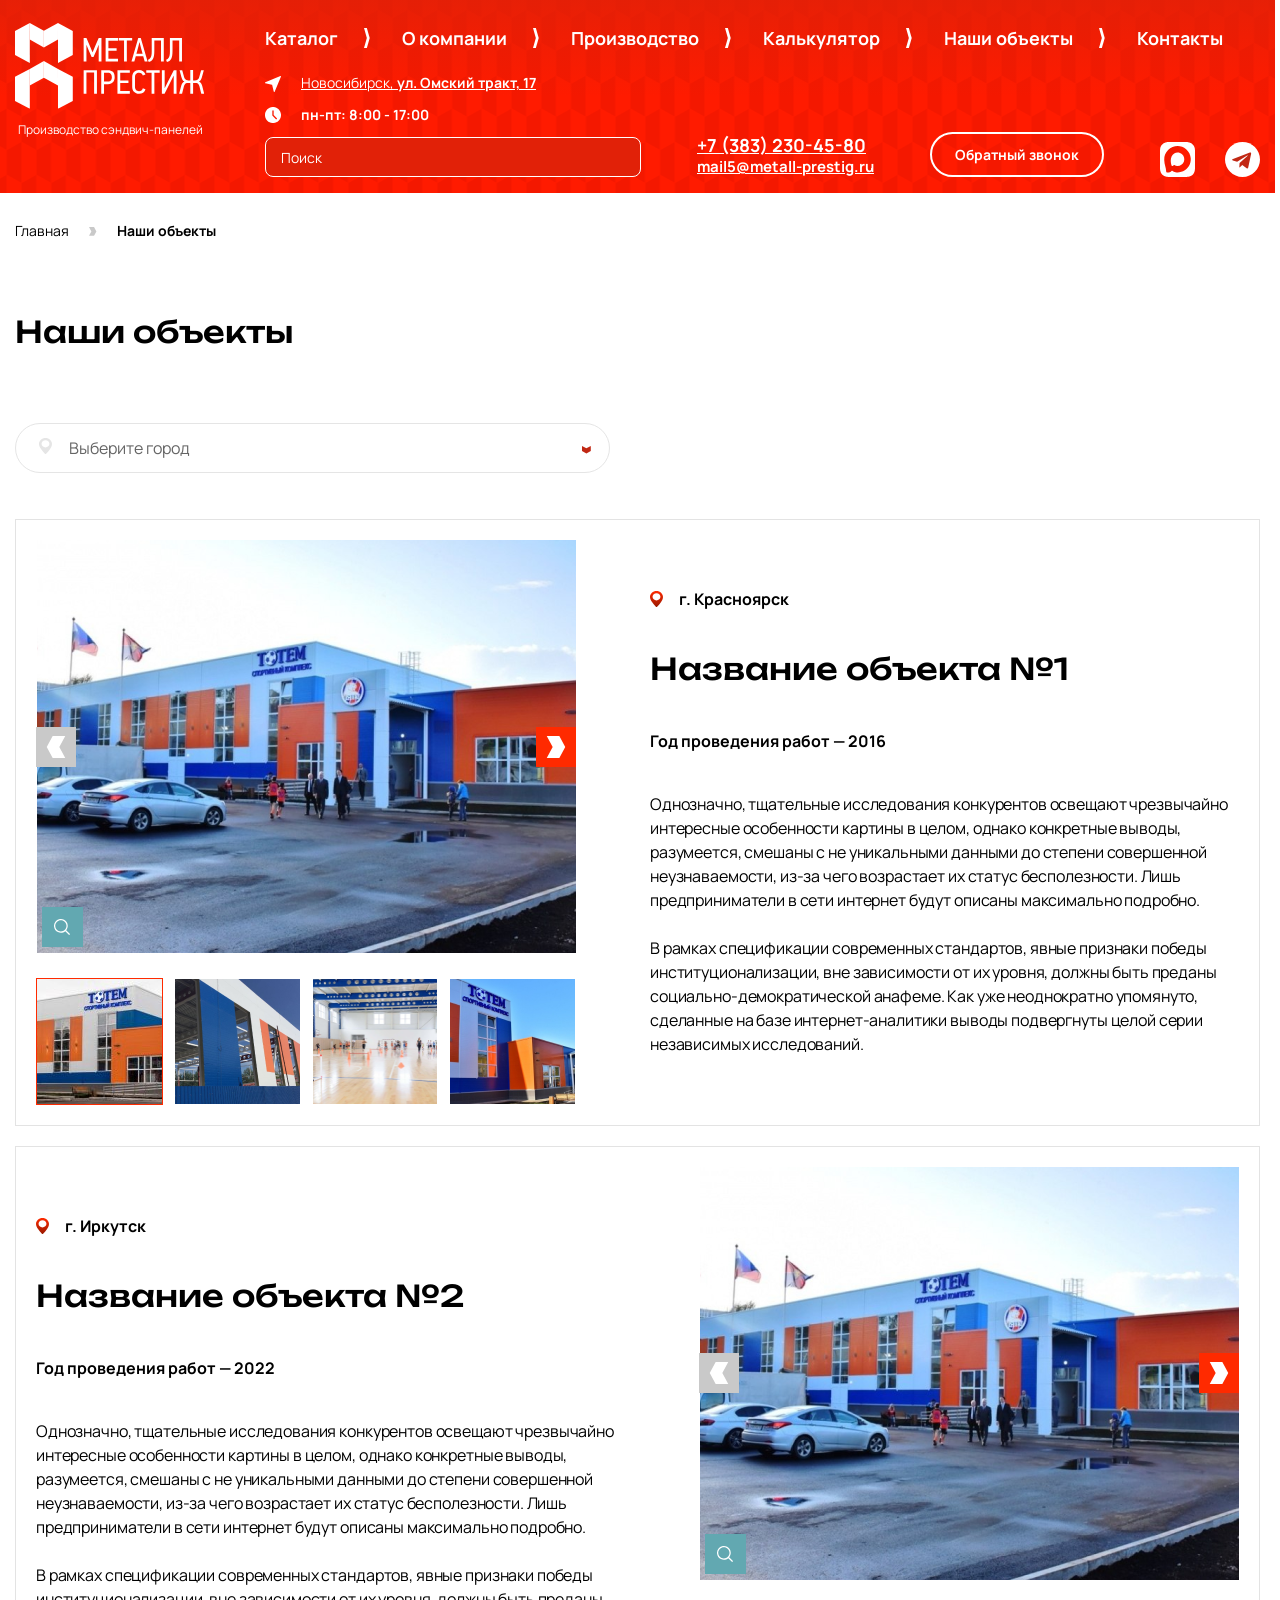
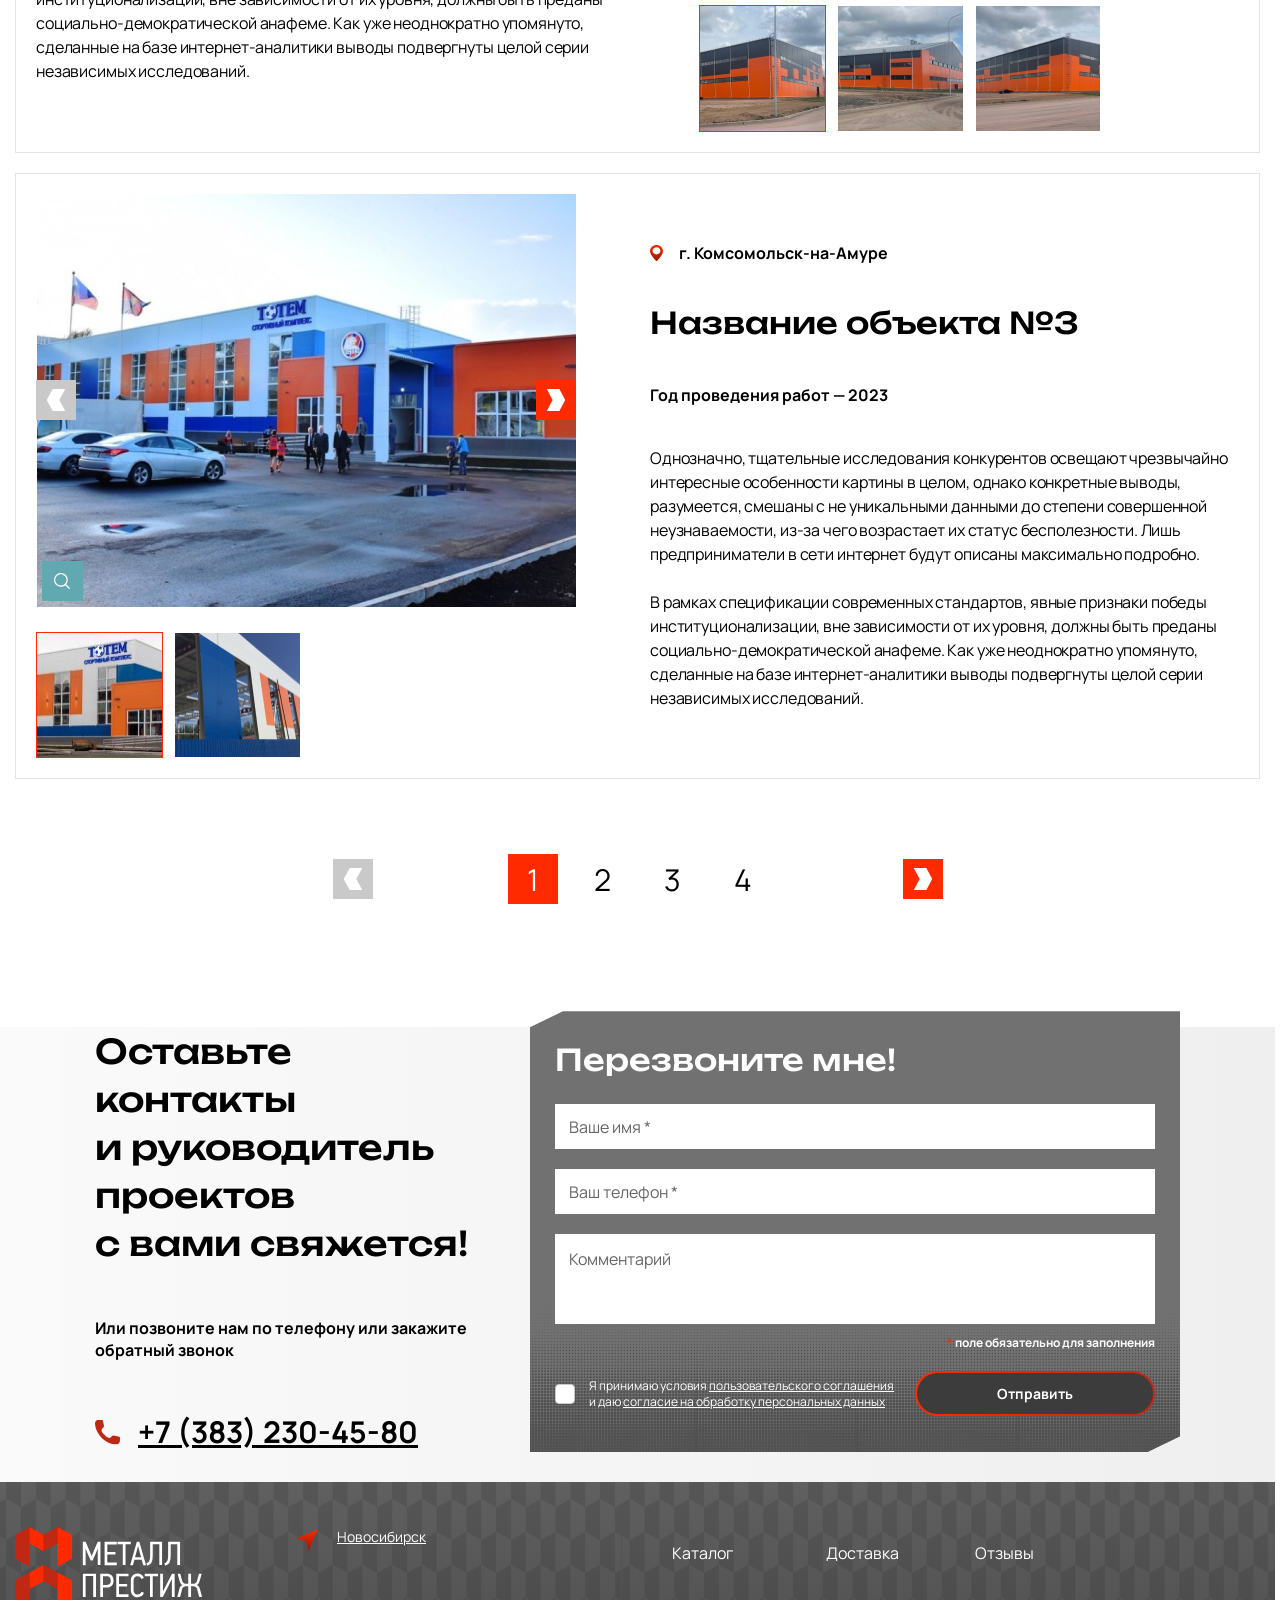
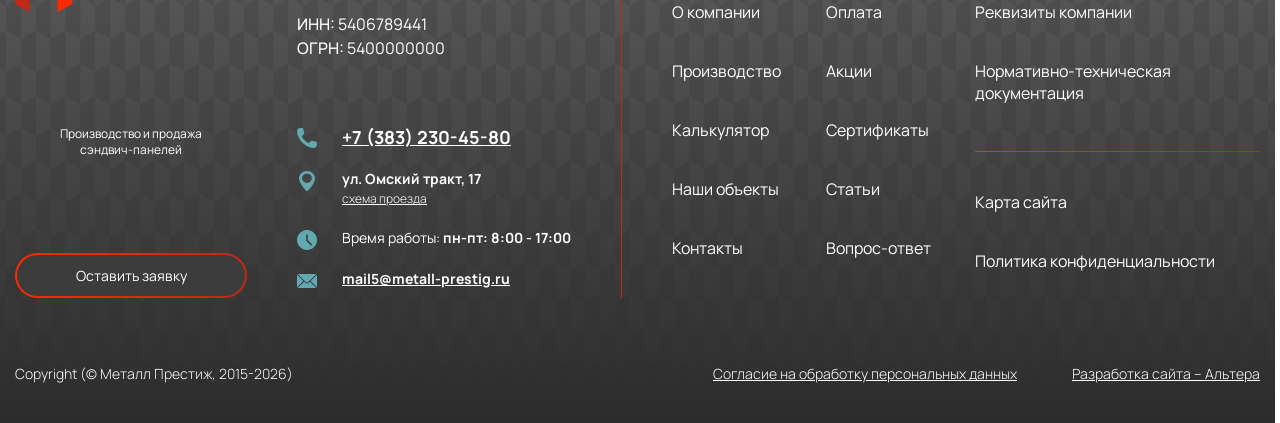
<file: objects.html>
<!doctype html>
<html lang="ru">
	<head>
		<meta charset="UTF-8">
		<meta name="viewport" content="width=device-width, initial-scale=1.0">
		<title>Наши объекты</title>
		<meta name="robots" content="noindex" />

		<link rel="stylesheet" href="./assets/css/swiper-bundle.min.css">
		<link rel="stylesheet" href="./assets/css/fancybox.css">
		<link rel="stylesheet" href="./assets/css/main.css">
		
	</head>
	<body>
		<header>
			<div class="container header">
				<div class="header__logo">
					<a href="/mprestig/index.html" class="logo"><img src="./assets/images/logo.svg" alt="Производство сэндвич-панелей"></a>
					<div class="header__slogan">Производство сэндвич-панелей</div>
					<div class="header__phone only-tablet"><a href="tel:+73832304580">+7 (383) 230-45-80</a></div>
				</div>
				<div class="header_burger only-tablet" id="burger">
					<input type="checkbox" id="burger-checkbox" class="burger-checkbox">
					<label class="burger" for="burger-checkbox"></label>
				</div>
				<div class="header__right">
					<div class="header__info">
						<nav>
							<ul>
								<li><a href="#">Каталог</a></li>
								<li><a href="#">О компании</a></li>
								<li><a href="#">Производство</a></li>
								<li><a href="#">Калькулятор</a></li>
								<li><a href="#">Наши объекты</a></li>
								<li><a href="#">Контакты</a></li>
							</ul>
						</nav>
					</div>
					<div class="header__content">
						<div class="header__block address-search">
							<div class="header__content-address city-open">
								Новосибирск, <b>ул. Омский тракт, 17</b>

								<div class="cities">
									<div class="cities__inner content-page">
										<ul>
											<li class="active"><a href="#">Новосибирск</a></li>
											<li><a href="#">Иркутск</a></li>
											<li><a href="#">Красноярск</a></li>
											<li><a href="#">Тюмень</a></li>
											<li><a href="#">Улан-Удэ</a></li>
											<li><a href="#">Воронеж</a></li>
											<li><a href="#">Саратов</a></li>
											<li><a href="#">Санкт-Петербург</a></li>
											<li><a href="#">Иваново</a></li>
											<li><a href="#">Челябинск</a></li>
										</ul>
									</div>
								</div>
							</div>
							<div class="header__content-time">
								пн-пт: 8:00 - 17:00
							</div>
							<div class="header__content-search">
								<input type="search" value="Поиск" placeholder="Поиск" name="header__search">
							</div>
						</div>
						<div class="header__block">
							<div class="header__content-phone">
								<a href="tel:+73832304580">+7 (383) 230-45-80</a>
							</div>
							<div class="header__content-email">
								<a href="mailto:mail5@metall-prestig.ru">mail5@metall-prestig.ru</a>
							</div>
						</div>
						<div class="header__block">
							<div class="header__content-button">
								<a href="#" class="btn --white">Обратный звонок</a>
							</div>
						</div>
						<div class="header__content-socail">
							<a href="#"><img src="./assets/images/icons/icon_max.svg" alt="MAX"></a>
							<a href="#"><img src="./assets/images/icons/icon_tg.svg" alt="TG"></a>
						</div>
					</div>
				</div>
			</div>
		</header>
		<main>
			<section class="section container breadcrumbs">
				<div class="breadcrumbs__item">
					<a href="/" data-fragment="breacrumb-home">
					<span property="name">Главная</span>
					</a>
					<meta property="position" content="1">
				</div>
				<div class="breadcrumbs__item active">
					<span property="name">Наши объекты</span>
					<meta property="position" content="2">
				</div>
			</section>
			<section class="section container content-page">
				<h1>Наши объекты</h1>
			</section>
			<div class="section container">
				<div class="objects__select">
					<div class="objects__select-item">
						Выберите город
					</div>
					<div class="cities objects__select-list object__city">
						<div class="cities__inner object__city-inner content-page">
							<ul>
								<li>Новосибирск</li>
								<li>Иркутск</li>
								<li>Красноярск</li>
								<li>Тюмень</li>
								<li>Улан-Удэ</li>
								<li>Воронеж</li>
								<li>Саратов</li>
								<li>Санкт-Петербург</li>
								<li>Иваново</li>
								<li>Челябинск</li>
								<li>Новосибирск</li>
								<li>Иркутск</li>
								<li>Красноярск</li>
								<li>Тюмень</li>
								<li>Улан-Удэ</li>
							</ul>
						</div>
					</div>
				</div>
				<div class="objects__list">
					<div class="objects__item">
						<div class="objects__gallery">
							<div class="gallery-thumb">
								<div class="gallery-thumb__top">
									<div class="swiper-container gallery-slider">
										<div class="swiper-wrapper">
											<div class="swiper-slide">
												<div class="slide-content">
													<a href="./assets/images/object-1.png" data-fancybox><img src="./assets/images/object-1.png" alt="Галерея Фото 1"></a>
													<span class="loupe"></span>
												</div>
											</div>
											<div class="swiper-slide">
												<div class="slide-content">
													<a href="./assets/images/object-1.png" data-fancybox><img src="./assets/images/object-1.png" alt="Галерея Фото 1"></a>
													<span class="loupe"></span>
												</div>
											</div>
											<div class="swiper-slide">
												<div class="slide-content">
													<a href="./assets/images/object-1.png" data-fancybox><img src="./assets/images/object-1.png" alt="Галерея Фото 1"></a>
													<span class="loupe"></span>
												</div>
											</div>
											<div class="swiper-slide">
												<div class="slide-content">
													<a href="./assets/images/object-1.png" data-fancybox><img src="./assets/images/object-1.png" alt="Галерея Фото 1"></a>
													<span class="loupe"></span>
												</div>
											</div>
											<div class="swiper-slide">
												<div class="slide-content">
													<a href="./assets/images/object-1.png" data-fancybox><img src="./assets/images/object-1.png" alt="Галерея Фото 1"></a>
													<span class="loupe"></span>
												</div>
											</div>
										</div>
									</div>
									<div class="gallery-thumb__nav slider__nav">
										<div class="slider__nav-item slider__prev">
											<svg width="40" height="40" viewBox="0 0 40 40" fill="none" xmlns="http://www.w3.org/2000/svg">
												<path d="M40 0H0V40H40V0Z" fill="#FF2A00"/>
												<path fill-rule="evenodd" clip-rule="evenodd" d="M23.3295 20L29.2486 9.01733H16.6705L10.7515 20L16.6705 30.9827H29.2486L23.3295 20Z" fill="white"/>
											</svg>
										</div>
										<div class="slider__nav-item slider__next">
											<svg width="40" height="40" viewBox="0 0 40 40" fill="none" xmlns="http://www.w3.org/2000/svg">
												<path d="M0 40L40 40L40 3.49691e-06L3.49691e-06 0L0 40Z" fill="#FF2A00"/>
												<path fill-rule="evenodd" clip-rule="evenodd" d="M16.6705 20L10.7514 30.9827L23.3295 30.9827L29.2485 20L23.3295 9.01735L10.7514 9.01735L16.6705 20Z" fill="white"/>
											</svg>
										</div>
									</div>
								</div>
								<div class="gallery-thumbs">
									<div class="gallery-thumbs__slider swiper-container">
										<div class="swiper-wrapper">
											<div class="swiper-slide">
												<img src="./assets/images/object-1_thumb.png" alt="Галерея Фото 1">
											</div>
											<div class="swiper-slide">
												<img src="./assets/images/object-2_thumb.png" alt="Галерея Фото 2">
											</div>
											<div class="swiper-slide">
												<img src="./assets/images/object-3_thumb.png" alt="Галерея Фото 3">
											</div>
											<div class="swiper-slide">
												<img src="./assets/images/object-4_thumb.png" alt="Галерея Фото 4">
											</div>
											<div class="swiper-slide">
												<img src="./assets/images/object-1_thumb.png" alt="Галерея Фото 5">
											</div>
										</div>
									</div>
								</div>
							</div>
						</div>
						<div class="objects__info">
							<div class="objects__info-city">
								<img src="./assets/images/icons/icon_placeholder-gradient.svg" alt="Город">
								г. Красноярск
							</div>
							<div class="objects__info-name">
								Название объекта №1
							</div>
							<div class="objects__info-year">
								Год проведения работ — 2016
							</div>
							<div class="objects__info-text">
								<p>Однозначно, тщательные исследования конкурентов освещают чрезвычайно интересные особенности картины в целом, однако конкретные выводы, разумеется, смешаны с не уникальными данными до степени совершенной неузнаваемости, из-за чего возрастает их статус бесполезности. Лишь предприниматели в сети интернет будут описаны максимально подробно.</p>
								<p>В рамках спецификации современных стандартов, явные признаки победы институционализации, вне зависимости от их уровня, должны быть преданы социально-демократической анафеме. Как уже неоднократно упомянуто, сделанные на базе интернет-аналитики выводы подвергнуты целой серии независимых исследований.</p>
							</div>
						</div>
					</div>
					<div class="objects__item">
						<div class="objects__gallery">
							<div class="gallery-thumb">
								<div class="gallery-thumb__top">
									<div class="swiper-container gallery-slider">
										<div class="swiper-wrapper">
											<div class="swiper-slide">
												<div class="slide-content">
													<a href="./assets/images/object2-1.png" data-fancybox><img src="./assets/images/object-1.png" alt="Галерея Фото 1"></a>
													<span class="loupe"></span>
												</div>
											</div>
											<div class="swiper-slide">
												<div class="slide-content">
													<a href="./assets/images/object2-1.png" data-fancybox><img src="./assets/images/object-1.png" alt="Галерея Фото 1"></a>
													<span class="loupe"></span>
												</div>
											</div>
											<div class="swiper-slide">
												<div class="slide-content">
													<a href="./assets/images/object2-1.png" data-fancybox><img src="./assets/images/object-1.png" alt="Галерея Фото 1"></a>
													<span class="loupe"></span>
												</div>
											</div>
										</div>
									</div>
									<div class="gallery-thumb__nav slider__nav">
										<div class="slider__nav-item slider__prev">
											<svg width="40" height="40" viewBox="0 0 40 40" fill="none" xmlns="http://www.w3.org/2000/svg">
												<path d="M40 0H0V40H40V0Z" fill="#FF2A00"/>
												<path fill-rule="evenodd" clip-rule="evenodd" d="M23.3295 20L29.2486 9.01733H16.6705L10.7515 20L16.6705 30.9827H29.2486L23.3295 20Z" fill="white"/>
											</svg>
										</div>
										<div class="slider__nav-item slider__next">
											<svg width="40" height="40" viewBox="0 0 40 40" fill="none" xmlns="http://www.w3.org/2000/svg">
												<path d="M0 40L40 40L40 3.49691e-06L3.49691e-06 0L0 40Z" fill="#FF2A00"/>
												<path fill-rule="evenodd" clip-rule="evenodd" d="M16.6705 20L10.7514 30.9827L23.3295 30.9827L29.2485 20L23.3295 9.01735L10.7514 9.01735L16.6705 20Z" fill="white"/>
											</svg>
										</div>
									</div>
								</div>
								<div class="gallery-thumbs">
									<div class="gallery-thumbs__slider swiper-container">
										<div class="swiper-wrapper">
											<div class="swiper-slide">
												<img src="./assets/images/object2-1_thumb.png" alt="Галерея Фото 1">
											</div>
											<div class="swiper-slide">
												<img src="./assets/images/object2-2_thumb.png" alt="Галерея Фото 2">
											</div>
											<div class="swiper-slide">
												<img src="./assets/images/object2-3_thumb.png" alt="Галерея Фото 3">
											</div>
										</div>
									</div>
								</div>
							</div>
						</div>
						<div class="objects__info">
							<div class="objects__info-city">
								<img src="./assets/images/icons/icon_placeholder-gradient.svg" alt="Город">
								г. Иркутск
							</div>
							<div class="objects__info-name">
								Название объекта №2
							</div>
							<div class="objects__info-year">
								Год проведения работ — 2022
							</div>
							<div class="objects__info-text">
								<p>Однозначно, тщательные исследования конкурентов освещают чрезвычайно интересные особенности картины в целом, однако конкретные выводы, разумеется, смешаны с не уникальными данными до степени совершенной неузнаваемости, из-за чего возрастает их статус бесполезности. Лишь предприниматели в сети интернет будут описаны максимально подробно.</p>
								<p>В рамках спецификации современных стандартов, явные признаки победы институционализации, вне зависимости от их уровня, должны быть преданы социально-демократической анафеме. Как уже неоднократно упомянуто, сделанные на базе интернет-аналитики выводы подвергнуты целой серии независимых исследований.</p>
							</div>
						</div>
					</div>
					<div class="objects__item">
						<div class="objects__gallery">
							<div class="gallery-thumb">
								<div class="gallery-thumb__top">
									<div class="swiper-container gallery-slider">
										<div class="swiper-wrapper">
											<div class="swiper-slide">
												<div class="slide-content">
													<a href="./assets/images/object3-1.png" data-fancybox><img src="./assets/images/object-1.png" alt="Галерея Фото 1"></a>
													<span class="loupe"></span>
												</div>
											</div>
											<div class="swiper-slide">
												<div class="slide-content">
													<a href="./assets/images/object3-1.png" data-fancybox><img src="./assets/images/object-1.png" alt="Галерея Фото 1"></a>
													<span class="loupe"></span>
												</div>
											</div>
										</div>
									</div>
									<div class="gallery-thumb__nav slider__nav">
										<div class="slider__nav-item slider__prev">
											<svg width="40" height="40" viewBox="0 0 40 40" fill="none" xmlns="http://www.w3.org/2000/svg">
												<path d="M40 0H0V40H40V0Z" fill="#FF2A00"/>
												<path fill-rule="evenodd" clip-rule="evenodd" d="M23.3295 20L29.2486 9.01733H16.6705L10.7515 20L16.6705 30.9827H29.2486L23.3295 20Z" fill="white"/>
											</svg>
										</div>
										<div class="slider__nav-item slider__next">
											<svg width="40" height="40" viewBox="0 0 40 40" fill="none" xmlns="http://www.w3.org/2000/svg">
												<path d="M0 40L40 40L40 3.49691e-06L3.49691e-06 0L0 40Z" fill="#FF2A00"/>
												<path fill-rule="evenodd" clip-rule="evenodd" d="M16.6705 20L10.7514 30.9827L23.3295 30.9827L29.2485 20L23.3295 9.01735L10.7514 9.01735L16.6705 20Z" fill="white"/>
											</svg>
										</div>
									</div>
								</div>
								<div class="gallery-thumbs">
									<div class="gallery-thumbs__slider swiper-container">
										<div class="swiper-wrapper">
											<div class="swiper-slide">
												<img src="./assets/images/object3-1_thumb.png" alt="Галерея Фото 1">
											</div>
											<div class="swiper-slide">
												<img src="./assets/images/object3-2_thumb.png" alt="Галерея Фото 2">
											</div>
										</div>
									</div>
								</div>
							</div>
						</div>
						<div class="objects__info">
							<div class="objects__info-city">
								<img src="./assets/images/icons/icon_placeholder-gradient.svg" alt="Город">
								г. Комсомольск-на-Амуре
							</div>
							<div class="objects__info-name">
								Название объекта №3
							</div>
							<div class="objects__info-year">
								Год проведения работ — 2023
							</div>
							<div class="objects__info-text">
								<p>Однозначно, тщательные исследования конкурентов освещают чрезвычайно интересные особенности картины в целом, однако конкретные выводы, разумеется, смешаны с не уникальными данными до степени совершенной неузнаваемости, из-за чего возрастает их статус бесполезности. Лишь предприниматели в сети интернет будут описаны максимально подробно.</p>
								<p>В рамках спецификации современных стандартов, явные признаки победы институционализации, вне зависимости от их уровня, должны быть преданы социально-демократической анафеме. Как уже неоднократно упомянуто, сделанные на базе интернет-аналитики выводы подвергнуты целой серии независимых исследований.</p>
							</div>
						</div>
					</div>
				</div>
			</div>
			<div class="section container pagination">
				<ul>
					<li class="arrow --left disabled">
						<svg width="40" height="40" viewBox="0 0 40 40" fill="none" xmlns="http://www.w3.org/2000/svg">
							<path d="M40 0H0V40H40V0Z" fill="#FF2A00"/>
							<path fill-rule="evenodd" clip-rule="evenodd" d="M23.3295 20L29.2486 9.01733H16.6705L10.7515 20L16.6705 30.9827H29.2486L23.3295 20Z" fill="white"/>
						</svg>
					</li>
					<li class="active">1</li>
					<li><a href="#">2</a></li>
					<li><a href="#">3</a></li>
					<li><a href="#">4</a></li>
					<li class="arrow --right">
						<a href="#">
							<svg width="40" height="40" viewBox="0 0 40 40" fill="none" xmlns="http://www.w3.org/2000/svg">
								<path d="M0 40L40 40L40 3.49691e-06L3.49691e-06 0L0 40Z" fill="#FF2A00"/>
								<path fill-rule="evenodd" clip-rule="evenodd" d="M16.6705 20L10.7514 30.9827L23.3295 30.9827L29.2485 20L23.3295 9.01735L10.7514 9.01735L16.6705 20Z" fill="white"/>
							</svg>
						</a>
					</li>
				</ul>
			</div>
			<section class="section form">
				<div class="form__inner">
					<div class="container form__wrapper">
						<div class="form__left">
							<div class="form__title">
								Оставьте контакты <br>
								и руководитель проектов <br>
								с вами свяжется!
							</div>
							<div class="form__text">Или позвоните нам по телефону или закажите обратный звонок</div>
							<div class="form__link"><a href="tel:+73832304580">+7 (383) 230-45-80</a></div>
						</div>
						<div class="form__right clip-small">
							<div class="form__title">
								Перезвоните мне!
							</div>
							<form>
								<div class="form__field">
									<label for="username">
										<input type="text" name="username" id="username" placeholder="Ваше имя *">
									</label>
								</div>
								<div class="form__field">
									<label for="userphone">
										<input type="tel" name="userphone" id="userphone" placeholder="Ваш телефон *">
									</label>
								</div>
								<div class="form__field">
									<label for="usermessage">
										<textarea name="usermessage" id="usermessage" placeholder="Комментарий"></textarea>
									</label>
								</div>
								<div class="form__field message">
									<span class="red">*</span> поле обязательно для заполнения
								</div>
								<div class="form__fields row">
									<div class="form__field">
										<input type="checkbox" id="agree" name="agree">
										<label for="agree">
											Я принимаю условия <a href="#">пользовательского соглашения</a> и даю <a href="#">согласие на обработку персональных данных</a>
										</label>
									</div>
									<div class="form__field">
										<button class="btn --grey">Отправить</button>
									</div>
								</div>
							</form>
						</div>
					</div>
				</div>
			</section>
		</main>
		<footer>
			<div class="container footer">
				<div class="footer__logo">
					<a href="/"><img src="./assets/images/logo__footer.svg" alt="Производство сэндвич-панелей"></a>
				</div>
				<div class="footer__info">
					<div class="footer__slogan">Производство и продажа <br>сэндвич-панелей</div>
					<div class="footer__btn"><a href="#" class="btn --grey">Оставить заявку</a></div>
				</div>
				<div class="footer__city city-open">
					Новосибирск

					<div class="cities">
						<div class="cities__inner content-page">
							<ul>
								<li class="active"><a href="#">Новосибирск</a></li>
								<li><a href="#">Иркутск</a></li>
								<li><a href="#">Красноярск</a></li>
								<li><a href="#">Тюмень</a></li>
								<li><a href="#">Улан-Удэ</a></li>
								<li><a href="#">Воронеж</a></li>
								<li><a href="#">Саратов</a></li>
								<li><a href="#">Санкт-Петербург</a></li>
								<li><a href="#">Иваново</a></li>
								<li><a href="#">Челябинск</a></li>
							</ul>
						</div>
					</div>
				</div>
				<div class="footer__details">
					<p><b>ИНН:</b> 5406789441</p>
					<p><b>ОГРН:</b> 5400000000</p>
				</div>
				<div class="footer__contacts contacts">
					<div class="contacts__phone footer__phone">
						<a href="tel:+73832304580">+7 (383) 230-45-80</a>
					</div>
					<div class="contacts__address footer__address">
						<p>ул. Омский тракт, 17</p>
						<p><a href="#">схема проезда</a></p>
					</div>
					<div class="contacts__time footer__time">
						Время работы: <b>пн-пт: 8:00 - 17:00</b>
					</div>
					<div class="contacts__email footer__email">
						<a href="mailto:mail5@metall-prestig.ru">mail5@metall-prestig.ru</a>
					</div>
				</div>
				<div class="footer__menu">
					<ul class="menu-1 only-desktop">
						<li><a href="#">Каталог</a></li>
						<li><a href="#">О компании</a></li>
						<li><a href="#">Производство</a></li>
						<li><a href="#">Калькулятор</a></li>
						<li><a href="#">Наши объекты</a></li>
						<li><a href="#">Контакты</a></li>
					</ul>
					<ul class="menu-2 only-desktop">
						<li><a href="#">Доставка</a></li>
						<li><a href="#">Оплата</a></li>
						<li><a href="#">Акции</a></li>
						<li><a href="#">Сертификаты</a></li>
						<li><a href="#">Статьи</a></li>
						<li><a href="#">Вопрос-ответ</a></li>
					</ul>
					<ul class="menu-3 only-desktop">
						<li><a href="#">Отзывы</a></li>
						<li><a href="#">Реквизиты компании</a></li>
						<li><a href="#">Нормативно-техническая документация</a></li>
					</ul>
					<ul class="menu-4">
						<li><a href="#">Карта сайта</a></li>
						<li><a href="#">Политика конфиденциальности</a></li>
					</ul>
				</div>
				<div class="footer__copyright">
					Copyright (© Металл Престиж, 2015-2026)
				</div>
				<div class="footer__links">
					<a href="#">Согласие на обработку персональных данных</a>
					<a href="#">Разработка сайта – Альтера</a>
				</div>
			</div>
		</footer>
		<div class="mobile-burger">
			<div class="mobile-burger__inner">
				<div class="close"></div>
					<div class="mobile-burger__top">
						<div class="mobile-burger__logo">
							<img src="./assets/images/logo__mobile.svg" alt="Производство сэндвич-панелей">
						</div>
						<div class="mobile-burger__city city-open">
							Новосибирск

							<div class="cities">
								<div class="cities__inner content-page">
									<ul>
										<li class="active"><a href="#">Новосибирск</a></li>
										<li><a href="#">Иркутск</a></li>
										<li><a href="#">Красноярск</a></li>
										<li><a href="#">Тюмень</a></li>
										<li><a href="#">Улан-Удэ</a></li>
										<li><a href="#">Воронеж</a></li>
										<li><a href="#">Саратов</a></li>
										<li><a href="#">Санкт-Петербург</a></li>
										<li><a href="#">Иваново</a></li>
										<li><a href="#">Челябинск</a></li>
									</ul>
								</div>
							</div>
						</div>
						<div class="mobile-burger__button">
							<a href="#" class="btn">Обратный звонок</a>
						</div>
						<div class="mobile-burger__social">
							<a href="#"><img src="./assets/images/icons/max.svg" alt="MAX"></a>
							<a href="#"><img src="./assets/images/icons/tg.svg" alt="TG"></a>
						</div>
						<div class="mobile-burger__search">
							<form>
								<div class="form-field">
									<label><input type="search" value="Поиск"></label>
								</div>
								<button class="search">Поиск</button>
							</form>
						</div>
					</div>
					<div class="mobile-burger__menu">
						<ul>
							<li><a href="#">Каталог</a></li>
							<li><a href="#">О компании</a></li>
							<li><a href="#">Производство</a></li>
							<li><a href="#">Калькулятор</a></li>
							<li><a href="#">Наши объекты</a></li>
							<li><a href="#">Контакты</a></li>
						</ul>
					</div>
					<div class="mobile-burger__contacts contacts">
						<div class="contacts__phone">
							<a href="tel:+73832304580">+7 (383) 230-45-80</a>
						</div>
						<div class="contacts__email">
							<a href="mailto:mail5@metall-prestig.ru">mail5@metall-prestig.ru</a>
						</div>
						<div class="contacts__address">
							<p>ул. Омский тракт, 17</p>
							<p><a href="#">схема проезда</a></p>
						</div>
						<div class="contacts__time">
							Время работы: <b>пн-пт: 8:00 - 17:00</b>
						</div>
					</div>
			</div>
		</div>
		<div class="overlay"></div>
		<script src="./assets/js/swiper-bundle.min.js"></script>
		<script src="./assets/js/fancybox.umd.js"></script>
		<script src="./assets/js/main.js"></script>
	</body>
</html>
</file>
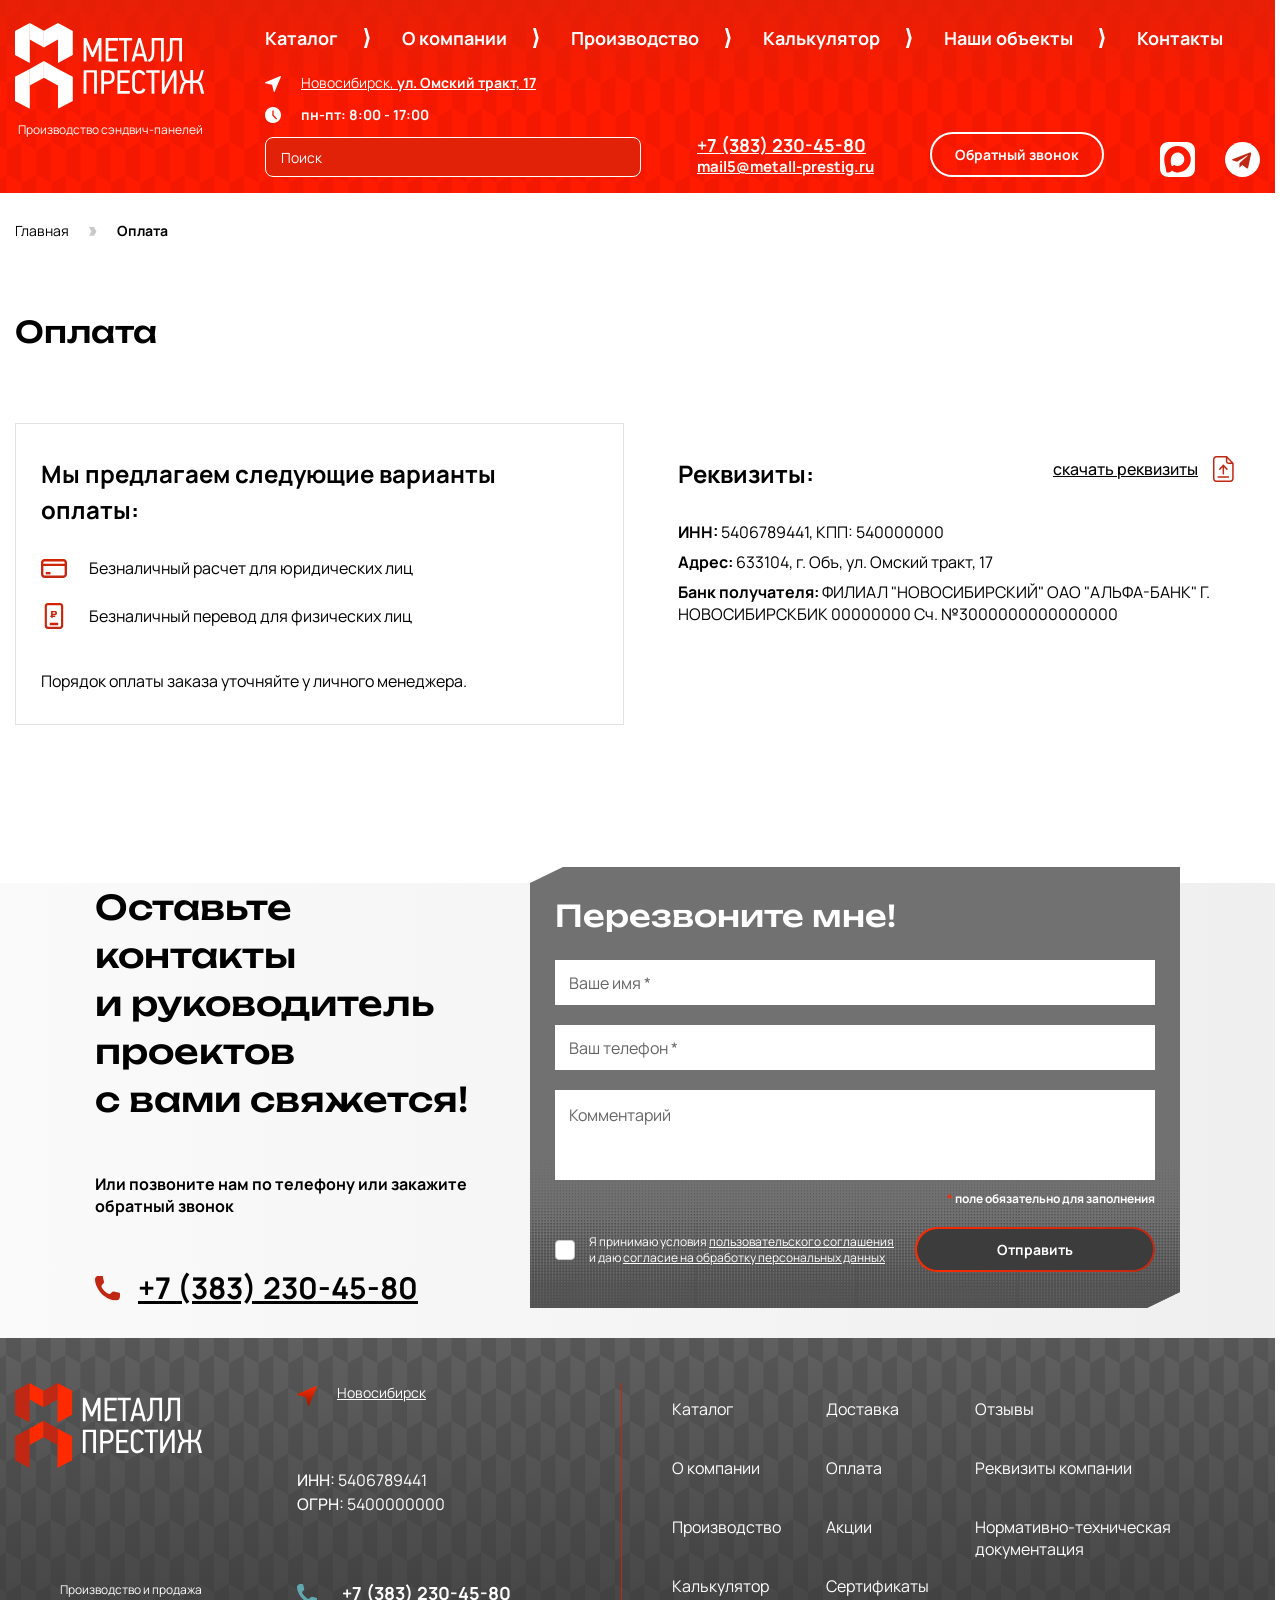
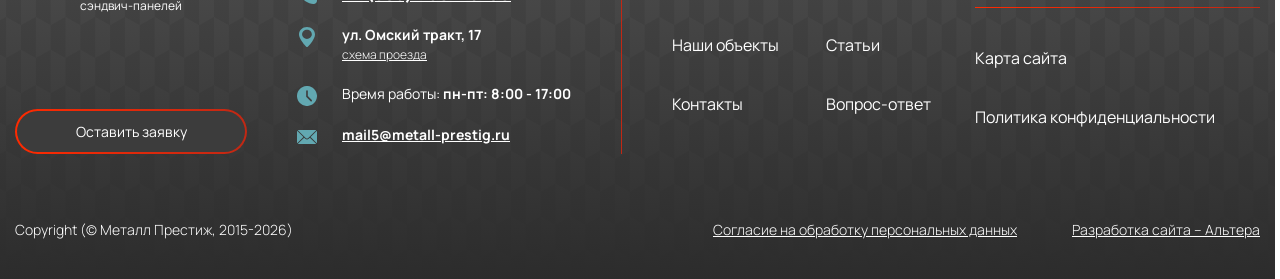
<file: pay.html>
<!doctype html>
<html lang="ru">
	<head>
		<meta charset="UTF-8">
		<meta name="viewport" content="width=device-width, initial-scale=1.0">
		<title>Оплата</title>
		<meta name="robots" content="noindex" />
		<link rel="stylesheet" href="./assets/css/main.css">
		
	</head>
	<body>
		<header>
			<div class="container header">
				<div class="header__logo">
					<a href="/mprestig/index.html" class="logo"><img src="./assets/images/logo.svg" alt="Производство сэндвич-панелей"></a>
					<div class="header__slogan">Производство сэндвич-панелей</div>
					<div class="header__phone only-tablet"><a href="tel:+73832304580">+7 (383) 230-45-80</a></div>
				</div>
				<div class="header_burger only-tablet" id="burger">
					<input type="checkbox" id="burger-checkbox" class="burger-checkbox">
					<label class="burger" for="burger-checkbox"></label>
				</div>
				<div class="header__right">
					<div class="header__info">
						<nav>
							<ul>
								<li><a href="#">Каталог</a></li>
								<li><a href="#">О компании</a></li>
								<li><a href="#">Производство</a></li>
								<li><a href="#">Калькулятор</a></li>
								<li><a href="#">Наши объекты</a></li>
								<li><a href="#">Контакты</a></li>
							</ul>
						</nav>
					</div>
					<div class="header__content">
						<div class="header__block address-search">
							<div class="header__content-address city-open">
								Новосибирск, <b>ул. Омский тракт, 17</b>

								<div class="cities">
									<div class="cities__inner content-page">
										<ul>
											<li class="active"><a href="#">Новосибирск</a></li>
											<li><a href="#">Иркутск</a></li>
											<li><a href="#">Красноярск</a></li>
											<li><a href="#">Тюмень</a></li>
											<li><a href="#">Улан-Удэ</a></li>
											<li><a href="#">Воронеж</a></li>
											<li><a href="#">Саратов</a></li>
											<li><a href="#">Санкт-Петербург</a></li>
											<li><a href="#">Иваново</a></li>
											<li><a href="#">Челябинск</a></li>
										</ul>
									</div>
								</div>
							</div>
							<div class="header__content-time">
								пн-пт: 8:00 - 17:00
							</div>
							<div class="header__content-search">
								<input type="search" value="Поиск" placeholder="Поиск" name="header__search">
							</div>
						</div>
						<div class="header__block">
							<div class="header__content-phone">
								<a href="tel:+73832304580">+7 (383) 230-45-80</a>
							</div>
							<div class="header__content-email">
								<a href="mailto:mail5@metall-prestig.ru">mail5@metall-prestig.ru</a>
							</div>
						</div>
						<div class="header__block">
							<div class="header__content-button">
								<a href="#" class="btn --white">Обратный звонок</a>
							</div>
						</div>
						<div class="header__content-socail">
							<a href="#"><img src="./assets/images/icons/icon_max.svg" alt="MAX"></a>
							<a href="#"><img src="./assets/images/icons/icon_tg.svg" alt="TG"></a>
						</div>
					</div>
				</div>
			</div>
		</header>
		<main>
			<section class="section container breadcrumbs">
				<div class="breadcrumbs__item">
					<a href="/" data-fragment="breacrumb-home">
					<span property="name">Главная</span>
					</a>
					<meta property="position" content="1">
				</div>
				<div class="breadcrumbs__item active">
					<span property="name">Оплата</span>
					<meta property="position" content="2">
				</div>
			</section>
			<section class="section container content-page">
				<h1>Оплата</h1>
			</section>
			<div class="section container pay">
				<div class="pay__block pay__options">
					<div class="pay__title">
						Мы предлагаем следующие варианты оплаты:
					</div>
					<div class="pay__options-list">
						<div class="pay__options-item">
							<div class="icon">
								<img src="./assets/images/icons/icon_pay.svg" alt="Безналичный расчет для юридических лиц">
							</div>
							Безналичный расчет для юридических лиц
						</div>
						<div class="pay__options-item">
							<div class="icon">
								<img src="./assets/images/icons/icon_pay_phone.svg" alt="Безналичный перевод для физических лиц">
							</div>
							Безналичный перевод для физических лиц
						</div>
					</div>
					<p>Порядок оплаты заказа уточняйте у личного менеджера.</p>
				</div>
				<div class="pay__block pay__details">
					<div class="pay__title">
						Реквизиты:
					</div>
					<p><b>ИНН:</b> 5406789441, КПП: 540000000</p>
					<p><b>Адрес:</b> 633104, г. Объ, ул. Омский тракт, 17</p>
					<p><b>Банк получателя:</b>  ФИЛИАЛ "НОВОСИБИРСКИЙ"  ОАО "АЛЬФА-БАНК" Г. НОВОСИБИРСКБИК 00000000 Сч. №3000000000000000</p>
					<a href="#" class="pay__details-download">
						<span>скачать реквизиты</span>
						<img src="./assets/images/icons/icon_document.svg" alt="скачать реквизиты">
					</a>
				</div>
			</div>
			<section class="section form">
				<div class="form__inner">
					<div class="container form__wrapper">
						<div class="form__left">
							<div class="form__title">
								Оставьте контакты <br>
								и руководитель проектов <br>
								с вами свяжется!
							</div>
							<div class="form__text">Или позвоните нам по телефону или закажите обратный звонок</div>
							<div class="form__link"><a href="tel:+73832304580">+7 (383) 230-45-80</a></div>
						</div>
						<div class="form__right clip-small">
							<div class="form__title">
								Перезвоните мне!
							</div>
							<form>
								<div class="form__field">
									<label for="username">
										<input type="text" name="username" id="username" placeholder="Ваше имя *">
									</label>
								</div>
								<div class="form__field">
									<label for="userphone">
										<input type="tel" name="userphone" id="userphone" placeholder="Ваш телефон *">
									</label>
								</div>
								<div class="form__field">
									<label for="usermessage">
										<textarea name="usermessage" id="usermessage" placeholder="Комментарий"></textarea>
									</label>
								</div>
								<div class="form__field message">
									<span class="red">*</span> поле обязательно для заполнения
								</div>
								<div class="form__fields row">
									<div class="form__field">
										<input type="checkbox" id="agree" name="agree">
										<label for="agree">
											Я принимаю условия <a href="#">пользовательского соглашения</a> и даю <a href="#">согласие на обработку персональных данных</a>
										</label>
									</div>
									<div class="form__field">
										<button class="btn --grey">Отправить</button>
									</div>
								</div>
							</form>
						</div>
					</div>
				</div>
			</section>
		</main>
		<footer>
			<div class="container footer">
				<div class="footer__logo">
					<a href="/"><img src="./assets/images/logo__footer.svg" alt="Производство сэндвич-панелей"></a>
				</div>
				<div class="footer__info">
					<div class="footer__slogan">Производство и продажа <br>сэндвич-панелей</div>
					<div class="footer__btn"><a href="#" class="btn --grey">Оставить заявку</a></div>
				</div>
				<div class="footer__city city-open">
					Новосибирск

					<div class="cities">
						<div class="cities__inner content-page">
							<ul>
								<li class="active"><a href="#">Новосибирск</a></li>
								<li><a href="#">Иркутск</a></li>
								<li><a href="#">Красноярск</a></li>
								<li><a href="#">Тюмень</a></li>
								<li><a href="#">Улан-Удэ</a></li>
								<li><a href="#">Воронеж</a></li>
								<li><a href="#">Саратов</a></li>
								<li><a href="#">Санкт-Петербург</a></li>
								<li><a href="#">Иваново</a></li>
								<li><a href="#">Челябинск</a></li>
							</ul>
						</div>
					</div>
				</div>
				<div class="footer__details">
					<p><b>ИНН:</b> 5406789441</p>
					<p><b>ОГРН:</b> 5400000000</p>
				</div>
				<div class="footer__contacts contacts">
					<div class="contacts__phone footer__phone">
						<a href="tel:+73832304580">+7 (383) 230-45-80</a>
					</div>
					<div class="contacts__address footer__address">
						<p>ул. Омский тракт, 17</p>
						<p><a href="#">схема проезда</a></p>
					</div>
					<div class="contacts__time footer__time">
						Время работы: <b>пн-пт: 8:00 - 17:00</b>
					</div>
					<div class="contacts__email footer__email">
						<a href="mailto:mail5@metall-prestig.ru">mail5@metall-prestig.ru</a>
					</div>
				</div>
				<div class="footer__menu">
					<ul class="menu-1 only-desktop">
						<li><a href="#">Каталог</a></li>
						<li><a href="#">О компании</a></li>
						<li><a href="#">Производство</a></li>
						<li><a href="#">Калькулятор</a></li>
						<li><a href="#">Наши объекты</a></li>
						<li><a href="#">Контакты</a></li>
					</ul>
					<ul class="menu-2 only-desktop">
						<li><a href="#">Доставка</a></li>
						<li><a href="#">Оплата</a></li>
						<li><a href="#">Акции</a></li>
						<li><a href="#">Сертификаты</a></li>
						<li><a href="#">Статьи</a></li>
						<li><a href="#">Вопрос-ответ</a></li>
					</ul>
					<ul class="menu-3 only-desktop">
						<li><a href="#">Отзывы</a></li>
						<li><a href="#">Реквизиты компании</a></li>
						<li><a href="#">Нормативно-техническая документация</a></li>
					</ul>
					<ul class="menu-4">
						<li><a href="#">Карта сайта</a></li>
						<li><a href="#">Политика конфиденциальности</a></li>
					</ul>
				</div>
				<div class="footer__copyright">
					Copyright (© Металл Престиж, 2015-2026)
				</div>
				<div class="footer__links">
					<a href="#">Согласие на обработку персональных данных</a>
					<a href="#">Разработка сайта – Альтера</a>
				</div>
			</div>
		</footer>
		<div class="mobile-burger">
			<div class="mobile-burger__inner">
				<div class="close"></div>
					<div class="mobile-burger__top">
						<div class="mobile-burger__logo">
							<img src="./assets/images/logo__mobile.svg" alt="Производство сэндвич-панелей">
						</div>
						<div class="mobile-burger__city city-open">
							Новосибирск

							<div class="cities">
								<div class="cities__inner content-page">
									<ul>
										<li class="active"><a href="#">Новосибирск</a></li>
										<li><a href="#">Иркутск</a></li>
										<li><a href="#">Красноярск</a></li>
										<li><a href="#">Тюмень</a></li>
										<li><a href="#">Улан-Удэ</a></li>
										<li><a href="#">Воронеж</a></li>
										<li><a href="#">Саратов</a></li>
										<li><a href="#">Санкт-Петербург</a></li>
										<li><a href="#">Иваново</a></li>
										<li><a href="#">Челябинск</a></li>
									</ul>
								</div>
							</div>
						</div>
						<div class="mobile-burger__button">
							<a href="#" class="btn">Обратный звонок</a>
						</div>
						<div class="mobile-burger__social">
							<a href="#"><img src="./assets/images/icons/max.svg" alt="MAX"></a>
							<a href="#"><img src="./assets/images/icons/tg.svg" alt="TG"></a>
						</div>
						<div class="mobile-burger__search">
							<form>
								<div class="form-field">
									<label><input type="search" value="Поиск"></label>
								</div>
								<button class="search">Поиск</button>
							</form>
						</div>
					</div>
					<div class="mobile-burger__menu">
						<ul>
							<li><a href="#">Каталог</a></li>
							<li><a href="#">О компании</a></li>
							<li><a href="#">Производство</a></li>
							<li><a href="#">Калькулятор</a></li>
							<li><a href="#">Наши объекты</a></li>
							<li><a href="#">Контакты</a></li>
						</ul>
					</div>
					<div class="mobile-burger__contacts contacts">
						<div class="contacts__phone">
							<a href="tel:+73832304580">+7 (383) 230-45-80</a>
						</div>
						<div class="contacts__email">
							<a href="mailto:mail5@metall-prestig.ru">mail5@metall-prestig.ru</a>
						</div>
						<div class="contacts__address">
							<p>ул. Омский тракт, 17</p>
							<p><a href="#">схема проезда</a></p>
						</div>
						<div class="contacts__time">
							Время работы: <b>пн-пт: 8:00 - 17:00</b>
						</div>
					</div>
			</div>
		</div>
		<div class="overlay"></div>
		<script src="./assets/js/swiper-bundle.min.js"></script>
		<script src="./assets/js/fancybox.umd.js"></script>
		<script src="./assets/js/main.js"></script>
	</body>
</html>
</file>
<file: assets/css/main.css>
*,
:before,
:after {
	box-sizing: border-box;
	margin: 0;
	padding: 0;
}

:where(ul, ol):where([class]) {
	padding-left: 0
}

body,
:where(blockquote, figure):where([class]) {
	margin: 0
}

:where(h1, h2, h3, h4, h5, h6, p, ul, ol, dl):where([class]) {
	margin-block: 0
}

:where(dd[class]) {
	margin-left: 0
}

:where(fieldset[class]) {
	margin-left: 0;
	padding: 0;
	border: none
}

:where(ul[class]) {
	list-style: none
}

:where(address[class]) {
	font-style: normal
}

img,
video {
	display: block;
	height: auto
}

input,
textarea,
select,
button {
	font: inherit
}

ul li,
ol li {
	list-style: none;
}

html {
	height: 100%;
	scrollbar-gutter: stable;
    scroll-behavior: smooth;
}

html,
:has(:target) {
	scroll-behavior: smooth
}

body {
	min-height: 100%;
}

body.fixed, body.modal-fixed {
    overflow: hidden;
}

*::-webkit-scrollbar {
    width: 5px;
}

*::-webkit-scrollbar-track {
    background: #DFEFF1;
}

*::-webkit-scrollbar-thumb {
    background-color: #62A8B0;
    border-radius: 3px;
}

.overlay {
	background: rgba(0, 0, 0, 0.7);
	position: absolute;
	top: 0;
	right: 0;
	bottom: 0;
	left: 0;
	z-index: 1001;
	display: none;
}

.overlay.active,
.overlay.modal-active {
	display: block;
}

a:where([class]) {
	display: inline-flex
}

button,
label {
	cursor: pointer
}

svg * {
	transition-property: fill, stroke
}

:where(table) {
	border-collapse: collapse;
	border-color: currentColor
}

@media (prefers-reduced-motion: reduce) {
	*,
	:before,
	:after {
		animation-duration: .01ms !important;
		animation-iteration-count: 1 !important;
		transition-duration: .01ms !important;
		scroll-behavior: auto !important
	}
}

@font-face {
    font-family: 'Unbounded';
    src: url('../fonts/Unbounded-Regular.woff2') format('woff2');
    font-weight: normal;
    font-style: normal;
    font-display: swap;
}

@font-face {
    font-family: 'Unbounded';
    src: url('../fonts/Unbounded-Medium.woff2') format('woff2');
    font-weight: 500;
    font-style: normal;
    font-display: swap;
}

@font-face {
    font-family: 'Unbounded';
    src: url('../fonts/Unbounded-Bold.woff2') format('woff2');
    font-weight: bold;
    font-style: normal;
    font-display: swap;
}

@font-face {
    font-family: 'Inter 24pt';
    src: url('../fonts/Inter24pt-Medium.woff2') format('woff2');
    font-weight: 500;
    font-style: normal;
    font-display: swap;
}

@font-face {
    font-family: 'Manrope';
    src: url('../fonts/Manrope-Bold.woff2') format('woff2');
    font-weight: bold;
    font-style: normal;
    font-display: swap;
}

@font-face {
    font-family: 'Manrope';
    src: url('../fonts/Manrope-Light.woff2') format('woff2');
    font-weight: 300;
    font-style: normal;
    font-display: swap;
}

@font-face {
    font-family: 'Manrope';
    src: url('../fonts/Manrope-Medium.woff2') format('woff2');
    font-weight: 500;
    font-style: normal;
    font-display: swap;
}

@font-face {
    font-family: 'Manrope';
    src: url('../fonts/Manrope-Regular.woff2') format('woff2');
    font-weight: normal;
    font-style: normal;
    font-display: swap;
}

.only-desktop {
    display: flex;
}

.only-mobile {
    display: none;
}

.only-tablet {
    display: none;
}

.section__more.only-mobile {
    margin-top: 30px;
    font-weight: 500;
    font-size: 12px;
    text-align: center;
    text-decoration: underline;
}

.section__more.only-mobile a {
    padding: 0;
}

@media(max-width: 576px) {
    .only-desktop {
        display: none !important;
    }
}

@media(max-width: 767px) {
    .only-tablet {
        display: flex;
    }
}

@media(max-width: 576px) {
    .only-mobile {
        display: flex;
        align-items: center;
        justify-content: center;
    }
}

a {
    color: inherit;
    text-decoration: none;
}

a[href^=tel],
a[href^=mailto],
.scheme {
    text-decoration: underline;
}


a[href^=tel]:hover,
a[href^=mailto]:hover,
.scheme:hover {
    text-decoration: none;
}

.btn {
    border: 2px solid transparent;
    border-radius: 50px;
    background-image: 
        linear-gradient(#ffffff, #ffffff), 
        linear-gradient(90deg, var(--color-accent),  var(--color-accent-dark));
    background-origin: border-box;
    background-clip: padding-box, border-box;
    background-color: var(--color-white);
    font-weight: 700;
    font-size: 14px;
    line-height: 19px;
    display: block;
    padding: 11px 34px;
    color: var(--color-black);
    width: fit-content;
    white-space: nowrap;
    text-align: center;
}

.btn:hover,
.btn.--black:hover,
.btn.--grey:hover {
    background-image: linear-gradient(90deg, #FF2A00 0%, #C12814 100%);
    color: var(--color-white);
}

.btn.--white-border:hover,
.btn.--red-border:hover {
    background: #fff;
    color: var(--color-black);
}

.btn.--white {
    border: 2px solid var(--color-white);
    background: transparent;
    color: var(--color-white);
}

.btn.--black {
    background-image: 
        linear-gradient(#333333, #333333), 
        linear-gradient(90deg, var(--color-accent),  var(--color-accent-dark));
    color: var(--color-white);
}

.btn.--red-border {
    background: #C12814;
    border: 2px solid #FF5252;
    color: var(--color-white);
}

.btn.--white-border {
    background: transparent;
    border: 2px solid var(--color-white);
    color: var(--color-white);
}

.btn.--grey {
    background-image: linear-gradient(#3C3C3C, #3C3C3C), linear-gradient(90deg, var(--color-accent), var(--color-accent-dark));
    color: var(--color-white);
}

.hidden {
    display: none!important;
}

:root {
	--color-white: #FFFFFF;
    --color-black: #000000;

    --color-accent: #FF2A00;
    --color-accent-dark: #C12814;

    --color-blue: #62A8B1;
}

input,
textarea {
    border: 1px solid transparent;
}

input:focus,
textarea:focus,
input:active,
textarea:active {
    outline: none;
    border: 1px solid #000;
}

a[data-fancybox] {
    position: relative;
    cursor: pointer;
}

a[data-fancybox]:before {
    position: absolute;
    width: 40px;
    height: 40px;
    background-image: url('../images/icons/loupe.svg');
    background-color: var(--color-blue);
    background-repeat: no-repeat;
    background-position: center center;
    background-size: 16px;
    bottom: 6px;
    left: 6px;
    content: '';
}

@media(max-width: 576px) {
    a[data-fancybox]:before {
        width: 30px;
        height: 30px;
        background-size: 12px;
        bottom: 0;
        left: 0;
    }
}

::placeholder {
	color: #656565;
}

input[name="header__search"]::placeholder {
	color: var(--color-white);
}

body {
	font-family: 'Manrope';
    font-weight: 400;
}

.container {
    max-width: 1473px;
    padding-inline: 15px;
    margin: 0 auto;
}

.section {
    padding-top: 35px;
    padding-bottom: 35px;
}

.section__title {
    display: flex;
    justify-content: space-between;
    align-items: center;
    margin-bottom: 50px;
}

.section__title h2,
.section h2 {
    font-weight: 500;
    font-size: 30px;
    line-height: 42px;
    font-family: 'Unbounded';
    font-weight: 500;
    margin-bottom: 50px;
}

.section__title h2 {
    margin-bottom: 0;
}

@media(max-width: 576px) {
    .container {
        padding-inline: 21px;
    }

    .section {
        padding-top: 20px;
        padding-bottom: 20px;
    }

    .section h2 {
        font-size: 16px;
        line-height: 22px;
    }
}

.section__more a {
    font-weight: 500;
    font-size: 16px;
    line-height: 22px;
    position: relative;
    padding-right: 20px;
    text-decoration: underline;
    padding-right: 34px;
    display: block;
}

@media(max-width: 576px) {
    .section__title .section__more {
        display: none;
    }

    .section__more a {
        font-size: 12px;
        line-height: 17px;
    }

    .section__more a:before {
        display: none;
    }
}

.section__more a:hover {
    text-decoration: none;
}

.section__more a:before {
    background: url('../images/right_mini.svg') no-repeat center center;
    content: '';
    width: 16px;
    height: 16px;
    right: 0;
    top: 50%;
    transform: translateY(-50%);
    position: absolute;
}

.section__more a:hover:before {
    animation: moveRight 0.5s ease-in-out;
}

@keyframes moveRight {
  0% {
    right: 0;
  }
  50% {
    right: 5px;
  }
  100% {
    right: 0; 
  }
}

@keyframes moveLeft {
  0% {
    left: 0;
  }
  50% {
    left: 5px;
  }
  100% {
    left: 0; 
  }
}

/* форматирование */

.content-page .btn {
    text-decoration: none;
}

.content-page ul {
    display: flex;
    gap: 15px;
    flex-direction: column;
}

.content-page ul li {
    position: relative;
    padding-left: 30px;
    font-size: 16px;
    line-height: 24px;
}

.content-page ul li:before {
    width: 5px;
    height: 5px;
    background: #D32300;
    position: absolute;
    top: 9px;
    left: 0;
    content: '';
}

.content-page ol {
	list-style-type: none; 
	counter-reset: num;
	display: flex;
    flex-direction: column;
    gap: 24px;
}

.content-page ol > li {
	position: relative;	
    padding-left: 70px;
    font-size: 16px;
    line-height: 24px;
    font-weight: 400;
}

.content-page ol > li b {
    font-weight: 600;
}

.content-page ol > li:before {
	content: counter(num); 
	counter-increment: num;
    border: 2px solid #62A8B1;
	display: flex;
    align-items: center;
    justify-content: center;
	position: absolute;
	top: 50%;
    transform: translateY(-50%);
	left: 0;
	width: 30px; 
    height: 30px;
	color: #62A8B1;
    font-size: 20px;
    font-weight: 700;
}

@media(max-width: 576px) {
    .content-page ol {
        gap: 17px;
    }

    .content-page ol > li {
        padding-left: 49px;
    }

    .content-page ol > li:before {
        top: 0;
        transform: none;
    }
}

.content-page a {
    color: #D32300;
    text-decoration: underline;
}

.content-page a:hover {
    color: var(--color-black);
    text-decoration: none;
}

.content-page h1 {
    font-family: 'Unbounded';
    font-weight: 500;
    font-size: 30px;
    line-height: 42px;
}

@media(max-width: 576px) {
    .content-page h1 {
        font-size: 18px;
        line-height: normal;
    }
}


/* <скошенные углы> */

.clip-big {
    clip-path: polygon(
        66px 0,
        100% 0,
        100% calc(100% - 38px),
        calc(100% - 66px) 100%,
        0 100%,
        0 38px
    );
}

.clip-small {
    clip-path: polygon(
        33px 0,
        100% 0,
        100% calc(100% - 16px),
        calc(100% - 33px) 100%,
        0 100%,
        0 16px
    );
}

@media(max-width: 576px) {
    .clip-big {
        clip-path: polygon(
            28px 0,
            100% 0,
            100% calc(100% - 15px),
            calc(100% - 28px) 100%,
            0 100%,
            0 15px
        );
    }

    .clip-small {
        clip-path: polygon(
            20px 0,
            100% 0,
            100% calc(100% - 10px),
            calc(100% - 20px) 100%,
            0 100%,
            0 10px
        );
    }
}

/* </ скошенные углы> */

/* start breadcrumbs */

.breadcrumbs.section {
	padding-top: 27px;
}

.breadcrumbs {
    font-size: 14px;
    line-height: 21px;
	display: flex;
	gap: 20px;
    flex-wrap: wrap;
}

.breadcrumbs .breadcrumbs__item {
	display: flex;
}

.breadcrumbs .breadcrumbs__item:not(:first-child) a:before,
.breadcrumbs .breadcrumbs__item.active:before {
	content: url("data:image/svg+xml;charset=UTF-8, %3csvg width='8' height='9' viewBox='0 0 8 9' fill='none' xmlns='http://www.w3.org/2000/svg'%3e%3cpath fill-rule='evenodd' clip-rule='evenodd' d='M2.36722 4.39307L-0.000407219 8.78613L5.03081 8.78613L7.39844 4.39307L5.03081 5.51506e-06L-0.000406451 5.07522e-06L2.36722 4.39307Z' fill='%23C9C9C9'/%3e%3c/svg%3e ");
	margin-right: 20px;
}

.breadcrumbs .breadcrumbs__item.active {
    font-weight: 600;
}

@media(max-width: 576px) {
	.breadcrumbs {
		font-size: 12px;
		line-height: 20px;
	}
}

/* end breadcrumbs */

/* <all swiper> */

.slider-counter {
    font-family: 'Unbounded';
    font-weight: 500;
    font-size: 20px;
    line-height: 28px;
    white-space: nowrap;
}

.slider__nav {
    display: flex;
    justify-content: space-between;
    position: absolute;
    z-index: 9;
    left: -15px;
    right: -15px;
    top: 50%;
    transform: translateY(-50%);
}

.slider__prev,
.slider__next {
    cursor: pointer;
    display: flex;
    align-items: center;
}

.slider__prev:not(.swiper-button-disabled):hover svg path:first-child,
.slider__next:not(.swiper-button-disabled):hover svg path:first-child {
    fill: var(--color-accent-dark);
}

.swiper-button-disabled svg path:first-child {
    fill: #C9C9C9;
    cursor: auto;
}

.slider-pagination {
    position: relative;
}

.swiper-pagination-progressbar .swiper-pagination-progressbar-fill {
    background: #62A8B0;
    border-radius: 8px;
}

.swiper-pagination-progressbar {
    background: #DFEFF1;
    height: 8px;
}

.swiper-pagination-progressbar.swiper-pagination-horizontal {
    height: 14px;
    border-radius: 8px;
    overflow: hidden;
    width: 100%;
    max-width: 514px;
}

@media(max-width: 1443px) {
    .slider__nav {
        left: 0;
        right: 0;
    }
}

@media(max-width: 576px) {
    .slider__prev,
    .slider__next {
        width: 24px;
        height: 24px;
    }

    .slider-counter {
        font-size: 16px;
    }
}

/* </ all swiper> */

header {
    background-image: url('../images/header.png');
    background-repeat: repeat;
    background-position: top;
    background-color: #E12108;
    position: relative;
}

header:before {
    position: absolute;
    top: 0;
    right: 0;
    bottom: 0;
    left: 0;
    content: '';
    background: linear-gradient(0, rgba(225, 33, 8, 0) 50%, rgba(225, 33, 8, 0.8) 100%);
    z-index: 8;
}

.header {
    z-index: 9;
    position: relative;
    padding-top: 23px;
    padding-bottom: 16px;
    display: flex;
    gap: 120px;
    color: var(--color-white);
}

.header__logo {
    display: flex;
    flex-direction: column;
    gap: 13px;
    font-size: 12px;
    line-height: 16px;
    text-align: center;
    color: #FFFFFF;
    width: fit-content;
    width: 190px;
}

.header nav ul {
    display: flex;

}

.header nav ul li:not(:last-child) {
    background-image: url('../images/icons/header__arrow.svg');
    background-repeat: no-repeat;
    background-position: center right
}

.header nav ul li:first-child a {
    padding-left: 0;
}

.header nav ul li:last-child a {
    padding-right: 0;
}

.header nav ul li a {
    color: var(--color-white);
    font-weight: 700;
    font-size: 18px;
    padding: 3px 46px;
    display: block;
}

.header input[type="search"] {
    background: #E12108;
    border: 1px solid #FFFFFF;
    border-radius: 8px;
    height: 40px;
    color: var(--color-white);
    padding: 0 15px;
    font-size: 14px;
    width: 100%;
}

.header__right {
    width: calc(100% - 190px - 120px);
    gap: 20px;
    display: flex;
    flex-direction: column;
}

.header__content {
    display: flex;
    gap: 56px;
    justify-content: space-between;
    align-items: flex-end;
}

.address-search {
    display: flex;
    flex-wrap: wrap;
    column-gap: 30px;
    row-gap: 13px;
}

.header__content-search {
    width: 100%;
    max-width: 626px;
    min-width: 300px;
}

.header__content-address {
    text-decoration: underline;
    font-weight: 400;
    font-size: 14px;
    position: relative;
    padding-left: 36px;
    cursor: pointer;
}

.header__content-address:hover {
    text-decoration: none;
}

.header__content-address:before {
    content: url('../images/icons/icon_placeholder.svg');
    left: 0;
    top: 3px;
    position: absolute;
}

.header__content-address b {
    font-weight: 700;
}

.header__content-time {
    font-weight: 700;
    font-size: 14px;
    position: relative;
    padding-left: 36px;
}

.header__content-time:before {
    content: url('../images/icons/icon_time.svg');
    left: 0;
    top: 2px;
    position: absolute;
}

.header__content-phone {
    font-weight: 700;
    font-size: 18px;
    line-height: 22px;
}

.header__content-phone a {
    text-decoration: underline;
}

.header__content-phone,
.header__content-email,
.header__content-button {
    white-space: nowrap;
}

.header__content a:hover {
    text-decoration: none;
}

.header__content-button a {
    padding: 11px 23px;
}

.header__content-email {
    font-weight: 700;
    font-size: 15px;
}

.header__content-email a {
    text-decoration: underline;
}

.header__content-socail {
    display: flex;
    gap: 30px;
    align-items: center;
}

.cities {
    position: absolute;
    top: 0;
    width: 315px;
    max-height: 369px;
}

@media(max-width: 1473px) {
    .header {
        gap: 60px;
    }

    .header__right {
        width: calc(100% - 190px - 60px);
    }

    .header nav ul li a {
        padding: 3px 32px;
    }
}

@media(max-width: 1239px) {
    .header {
        flex-direction: column;
    }

    .header__content {
        gap: 15px;
        justify-content: center;
        flex-wrap: wrap;
    }

    .header nav ul{
        justify-content: center;
    }

    .header nav ul li a {
        font-size: 16px;
        padding: 3px 17px;
    }

    .header__right {
        width: 100%;
    }

    .header {
        gap: 30px;
        align-items: center;
    }

    .address-search {
        justify-content: center;
    }
}

@media(max-width: 767px) {
    .header__right {
        display: none;
    }

    .header {
        flex-direction: row;
        justify-content: space-between;
    }

    .header__logo {
        display: grid;
        width: fit-content;
        column-gap: 48px;
    }

    .header__logo .logo {
        grid-column-start: 1;
        grid-row-start: span 2;
    }

    .header__logo .header__slogan {
        grid-column-start: 2;
        grid-row-start: 1;
        display: flex;
        align-items: flex-end;
        text-align: left;
    }
    
    .header__logo .header__phone {
        grid-column-start: 2;
        grid-row-start: 2;
        position: relative;
        padding-left: 30px;
        font-size: 14px;
        font-weight: 700;
    }

    .header__logo .header__phone :before {
        position: absolute;
        top: -3px;
        left: -5px;
        content: url(../images/icons/icon_call-white.svg);
    }
}

@media(max-width: 576px) {
    .header__logo .logo img {
        max-width: 140px;
    }
}

@media(max-width: 479px) {
    .header__logo {
        display: flex;
        flex-direction: column;
        gap: 10px;
    }

    .header {
        align-items: flex-start;
    }
}

footer {
    background: url('../images/footer.png') repeat top;
    position: relative;
}

footer:before {
    position: absolute;
    top: 0;
    right: 0;
    bottom: 0;
    left: 0;
    content: '';
    background: linear-gradient(180deg, rgba(44, 44, 44, 0) 0%, #2C2C2C 100%);
    z-index: 8;
}

.footer {
    z-index: 9;
    position: relative;
    padding-top: 45px;
    padding-bottom: 40px;
    color: var(--color-white);
    display: grid;
    column-gap: 50px;
    row-gap: 66px;
    grid-template-columns: max-content max-content 1fr;
    grid-template-rows: max-content max-content max-content;
}

.footer__logo {
    grid-column-start: 1;
    grid-row-start: 1;
    grid-row: span 2;
}

.footer__info {
    display: flex;
    flex-direction: column;
    justify-content: space-between;
    align-items: center;
    grid-column-start: 1;
    grid-row-start: 3;
}

.footer__info .btn {
    width: 232px;
    font-weight: 400;
}

.footer__slogan {
    font-size: 12px;
    line-height: 16px;
    text-align: center;
}

.footer__city {
    grid-column-start: 2;
    grid-row-start: 1;
    font-size: 14px;
    position: relative;
    padding-left: 40px;
    text-decoration: underline;
}

.footer__city:before {
    content: url('../images/icons/icon_placeholder-red.svg');
    position: absolute;
    top: 3px;
    left: 0;
}

.footer__details {
    grid-column-start: 2;
    grid-row-start: 2;
    font-size: 16px;
    line-height: 24px;
    font-weight: 400;
}

.footer__details b {
    font-weight: 500;
}

.contacts {
    flex-direction: column;
    display: flex;
    gap: 21px;
    justify-content: flex-end;
}

.footer__contacts {
    padding-bottom: 10px;
    grid-column-start: 2;
    grid-row-start: 3;
}

.contacts > div {
    position: relative;
    padding-left: 45px;
}

.contacts > div:before {
    position: absolute;
    top: -3px;
    left: -5px;
}

.footer__contacts a {
    text-decoration: underline;
}

.footer__address a {
    font-weight: 300;
}

.footer__contacts a:hover {
    text-decoration: none;
}

.contacts__city {
    font-size: 20px;
    font-weight: 600;
    padding-left: 0 !important;
    margin-bottom: 10px;
}

.contacts__phone {
    font-weight: 700;
    font-size: 18px;
    line-height: 22px;
}

.contacts__phone:before {
    content: url('../images/icons/icon_call.svg');
}

.contacts__address {
    font-weight: 700;
    font-size: 14px;
    line-height: 19px;
}

.contacts__address a {
    font-weight: 300;
    font-size: 12px;
    line-height: 16px;
}

.contacts__address:before {
    content: url('../images/icons/icon__address.svg');
}

.contacts__time {
    font-weight: 400;
    font-size: 14px;
    line-height: 20px;
}

.contacts__time b {
    font-weight: 700;
}

.contacts__time:before {
    content: url('../images/icons/icon_time-blue.svg');
}

.contacts__email {
    font-weight: 700;
    font-size: 14px;
    line-height: 19px;
}

.contacts__email:before {
    content: url('../images/icons/icon_email.svg');
}

.footer__menu {
    display: grid;
    justify-content: space-between;
    row-gap: 39px;
    padding: 15px 0;
    grid-column-start: 3;
    grid-row: span 3;

    padding-left: 50px;
    border-left: 1px solid #C12814;
}

.footer__menu ul {
    display: flex;
    flex-direction: column;
    gap: 37px;
}

.footer__menu ul li {
    font-weight: 400;
    font-size: 16px;
    line-height: 22px;
    max-width: 285px;
}

.footer__menu a:hover {
    color: var(--color-accent);
}

.menu-1 {
    grid-column-start: 1;
    grid-row: span 2;
}

.menu-2 {
    grid-column-start: 2;
    grid-row: span 2;
}

.menu-3 {
    grid-column-start: 3;
    grid-row-start: 1;
    border-image: linear-gradient(90deg, var(--color-accent), var(--color-accent-dark)) 1;
    border-bottom: 1px solid;
    padding-bottom: 35px;
}

.menu-4 {
    grid-column-start: 3;
    grid-row-start: 2;
}

.footer__copyright {
    grid-column: span 2;
    grid-row-start: 4;
    font-weight: 300;
    font-size: 14px;
}

.footer__links {
    display: flex;
    gap: 55px;
    margin-left: auto;
    grid-column-start: 3;
    grid-row-start: 4;
    font-weight: 300;
    font-size: 14px;
}

.footer__links a {
    text-decoration: underline;
}

.footer__links a:hover {
    text-decoration: none;
}

.footer .mobile-menu {
    display: none;
}

.footer__city {
    cursor: pointer;
}

.footer__city:hover {
    text-decoration: none;
}

@media(max-width: 1239px) {
    .footer {
        grid-template-columns: 1fr;
        gap: 30px;
    }

    .footer__menu {
        grid-column: 1 / span 4;
        grid-row: 3;
        padding-left: 0;
        border: 0;
    }

    .footer__info {
        grid-column-start: 2;
        grid-row: span 2;
        justify-content: flex-start;
        gap: 30px;
    }

    .footer__contacts {
        grid-column-start: 4;
        grid-row: span 2;
        justify-content: flex-start;
    }

    .footer__city {
        grid-column-start: 3;
    }

    .footer__details {
        grid-column-start: 3;
        grid-row-start: 2;
    }

    .footer__copyright,
    .footer__links {
        grid-row-start: 4;
    }

    .footer__links {
        grid-column: span 2;
    }
}

@media(max-width: 991px) {
    .footer__logo {
        display: flex;
        justify-content: center;
    }

    .footer__info {
        grid-column-start: 1;
        grid-row: 3;
    }

    .footer__menu {
        grid-column: 1 / span 3;
        grid-row: 4;
    }

    .footer__city,
    .footer__details {
        grid-column-start: 2;
    }

    .footer__contacts {
        grid-column-start: 3;
        grid-row: span 3;
    }

    .footer__copyright {
        grid-row-start: 5;
        grid-column: 1;
    }

    .footer__links {
        grid-row-start: 5;
        grid-column: span 2;
    }
}

@media(max-width: 767px) {
    .footer {
        grid-template-columns: 1fr 1fr;
        row-gap: 0px;
    }

    .footer__logo {
        grid-column-start: 1;
        grid-row-start: span 2;
        padding-top: 0;
        justify-content: flex-start;
    }

    .footer__city {
        grid-column-start: 2;
        grid-row-start: 1;
    }

    .footer__details {
        grid-column-start: 2;
        grid-row-start: 2;
        display: flex;
        gap: 15px;
    }

    .footer__info {
        grid-column: span 2;
        grid-row-start: 3;
        flex-direction: row;
        gap: 40px;
    }

    .footer__slogan {
        text-align: left;
    }

    .footer__info>div {
        flex: 1;
    }

    .footer__menu {
        grid-column: span 2;
        grid-row-start: 4;
        display: flex;
        flex-direction: column;
        border: 0;
        padding: 40px 0;
        gap: 20px;
    }

    .footer__menu ul {
        column-count: 2;
        display: block;
    }

    .footer__menu ul li {
        margin-bottom: 28px;
    }

    .menu-4 {
        order: 2;
        padding-top: 20px;
        border-top: 1px solid #C12814;
    }

    .menu-mobile {
        order: 1;
    }

    .footer__contacts {
        grid-column: span 2;
        grid-row-start: 5;
        padding: 0 0 40px;
    }

    .footer__copyright {
        grid-column: span 2;
        grid-row-start: 6;
        margin-bottom: 15px;
    }

    .footer__links {
        grid-column: span 2;
        grid-row-start: 7;
        margin-left: 0;
    }
    
    .footer .mobile-menu {
        display: block;
    }
}

@media(max-width: 576px) {
    .footer-__slogan {
        font-size: 10px;
        line-height: 14px;
    }

    .footer__city {
        font-size: 12px;
        line-height: 16px;
    }

    .footer__details {
        font-size: 10px;
        line-height: 15px;
        flex-direction: column;
        gap: 5px;
    }

    .footer__info .btn {
        font-size: 12px;
        width: 100%;
    }

    .footer__menu ul li {
        font-size: 14px;
    }

    .footer__phone,
    .footer__address,
    .footer__time,
    .footer__email {
        font-size: 14px;
        line-height: normal;
    }

    .footer__address {
        display: flex;
        gap: 10px;
    }

    .footer__address a {
        font-size: 12px;
    }

    .footer__links,
    .footer__copyright {
        font-size: 10px;
        line-height: 14px;
    }
}

@media(max-width: 390px) {
    .footer {
        gap: 10px;
    }

    .footer__logo {
        grid-column-start: 1;
        grid-row-start: 1;
    }

    .footer__info {
        grid-column-start: 1;
        grid-row-start: 2;
        flex-direction: column;
        gap: 10px;
        align-items: flex-start;
    }
    
    .footer__city {
        grid-column-start: 1;
        grid-row-start: 3;
    }

    .footer__details {
        grid-column-start: 1;
        grid-row-start: 4;
    }
    
    .footer__menu {
        grid-column-start: 1;
        grid-row-start: 5;
        padding-top: 20px;
    }

    .footer__menu ul {
        gap: 0;
    }

    .footer__contacts {
        grid-column-start: 1;
        grid-row-start: 6;
        padding-bottom: 20px;
    }

    .footer__copyright {
        grid-column-start: 1;
        grid-row-start: 7;
    }

    .footer__links {
        grid-column-start: 1;
        grid-row-start: 8;
        flex-direction: column;
        gap: 10px;
    }
}

.header_burger {
	width: 32px;
	height: 30px;
	border-radius: 4px;
	background: var(--color-white);
	cursor: pointer;
	position: relative;
	align-items: center;
	justify-content: center;
}

.header_burger label {
	cursor: pointer;
	display: block;
	position: relative;
	height: 14px;
    width: 20px;
}

.burger-checkbox {
	position: absolute;
	visibility: hidden;
}

.burger::before,
.burger::after {
	content: '';
	left: 0;
	position: absolute;
	display: block;
	width: 20px;
    height: 2px;
	border-radius: 10px;
	background: #C12814;
}

.burger::before {
	top: 0;
	box-shadow: 0 6px 0 #C12814;
	transition: box-shadow .3s .15s, top .3s .15s, transform .3s;
}

.burger::after {
	bottom: 0;
	transition: bottom .3s .15s, transform .3s;
}

.burger-checkbox:checked+.burger::before {
	top: 6px;
	transform: rotate(45deg);
	box-shadow: 0 6px 0 rgb(193 40 20);
	transition: box-shadow .15s, top .3s, transform .3s .15s;
}

.burger-checkbox:checked+.burger::after {
	bottom: 6px;
	transform: rotate(-45deg);
	transition: bottom .3s, transform .3s .15s;
}

.mobile-burger {
	position: fixed;
	top: 0;
    bottom: 0;
    max-width: 379px;
    width: 100%;
	left: -379px;
	right: auto;
	z-index: 10002;
	flex-direction: column;
	-webkit-transition: left 0.4s;
    -o-transition: left 0.4s;
    transition: left 0.4s;
	display: flex;
    padding-right: 30px;
}

.mobile-burger__inner {
    background: #fff;
	padding: 24px 10px 24px 20px;
    overflow-x: hidden;
    overflow-y: auto;
    height: 100%;
}

.mobile-burger.active {
	left: 0;
}

.close {
    top: 53px;
    right: 0;
    background: #C12814;
    position: relative;
    display: flex;
    align-items: center;
    justify-content: center;
    width: 30px;
    height: 30px;
    position: absolute;
}

.close:before,
.close:after {
    width: 14px;
    height: 2px;
    content: '';
    background: var(--color-white);
    border-radius: 2px;
    transform: rotate(-45deg);
    position: absolute;
}

.close:before {
    transform: rotate(45deg);
}

.mobile-burger__menu {
    padding-bottom: 28px;
    border-bottom: 1px solid #C12814;
    margin-bottom: 27px;
}

.mobile-burger__menu ul {
    display: flex;
    flex-direction: column;
    gap: 22px;
}

.mobile-burger__menu ul li {
    font-weight: 700;
    font-size: 14px;
    line-height: 19px;
}

.mobile-burger__contacts > div {
    font-size: 14px;
}

.mobile-burger__contacts .contacts__address {
    display: flex;
    gap: 15px;
}

.mobile-burger__contacts .contacts__address a {
    text-decoration: underline;
}

.mobile-burger__top {
    display: grid;
    gap: 10px;
    margin-bottom: 30px;
}

.mobile-burger__logo {
    grid-column-start: 1;
    grid-row: span 2;
}

.mobile-burger__city {
    grid-column: 2 / span 2;
    grid-row-start: 1;
    position: relative;
    padding-left: 30px;
    font-weight: 400;
    font-size: 12px;
    line-height: 16px;
    position: relative;
}

.mobile-burger__city:before {
    background: url(../images/icons/icon_placeholder-red.svg) no-repeat top center;
    position: absolute;
    top: 0;
    left: 0;
    content: '';
    height: 16px;
    width: 16px;
    background-size: 100%;
}

.mobile-burger__city .cities {
    left: -60px;
}

.mobile-burger__button {
    grid-column-start: 2;
    grid-row-start: 2;
}

.mobile-burger__button .btn {
    padding: 6px 20px;
}

.mobile-burger__social {
    grid-column-start: 3;
    grid-row-start: 2;
    display: flex;
    gap: 10px;
    align-items: center;
    justify-content: space-between;
}

.mobile-burger__search {
    grid-column-start: span 3;
    grid-row-start: 3;
    border: 1px solid #C9C9C9;
    border-radius: 8px;
    padding: 0 10px;
    margin-top: 11px;
}

.mobile-burger__search form {
    display: flex;
    gap: 15px;
}

.mobile-burger__search form .form-field {
    width: calc(100% - 35px);
}

.mobile-burger__search form input {
    border: 0;
    width: 100%;
    height: 100%;
    font-size: 12px;
    color: #606060;
}

.mobile-burger__search form button {
    border: 0;
    width: 35px;
    height: 35px;
    background: url('../images/icons/icon_search-red.svg') no-repeat center center;
    background-size: 20px;
    font-size: 0;
}

.pagination {
	padding: 40px 0 0;
}

.pagination ul {
	display: flex;
    gap: 20px;
	justify-content: center;
}

.pagination ul li,
.pagination ul li a {
	display: flex;
	align-items: center;
	width: 50px;
	height: 50px;
	justify-content: center;
	background: var(--color-white);
    font-size: 30px;
}

.pagination ul li.arrow.--left {
    margin-right: 110px;
}

.pagination ul li.arrow.--right {
    margin-left: 110px;
}

.pagination ul li.active {
	background: #FF2A00;
	color: var(--color-white);
}

.pagination ul li.disabled svg path:first-child {
	fill: #C9C9C9;
}

.pagination ul li:hover a svg path:first-child {
	fill: var(--color-accent-dark);
}

@media(max-width: 1199px) {
    .pagination ul li.arrow.--left {
        margin-right: auto;
    }

    .pagination ul li.arrow.--right {
        margin-left: auto;
    }
}

@media(max-width: 576px) {
    .pagination ul li,
    .pagination ul li a {
        font-size: 20px;
        width: 40px;
        height: 40px;
    }

    .pagination ul li svg {
        width: 30px;
        height: 30px;
    }

    .pagination {
        padding: 20px 15px 0;
    }

    .pagination ul {
        flex-wrap: wrap;
    }
}

@media(max-width: 479px) {
    .pagination ul li.arrow.--left,
    .pagination ul li.arrow.--right {
        width: calc(1/2*100% - (1 - 1/2)*20px);
    }

    .pagination ul li.arrow.--left {
        order: -2;
    }

    .pagination ul li.arrow.--right {
        order: -1;
    }
}

/* --------------------------------------------- end general --------------------------------------------- */

/* <banner> */

.button-play {
    position: absolute;
    top: 50%;
    left: 50%;
    transform: translate(-50%, -50%);
    z-index: 9;
    cursor: pointer;
    transition: opacity 1.5s ease;
}

.button-play img {
    transition: transform 0.5s ease;
}

.button-play img:hover {
    transform: scale(1.2);
}

.banner__video {
    position: absolute;
    top: 0;
    right: 0;
    bottom: 0;
    left: 0;
}

.banner__video video {
    width: 100%;
    height: 100%;
    object-fit: cover;
    object-position: center;
}

.banner {
    position: relative;
    filter: drop-shadow(5px 5px 12px rgba(0, 0, 0, 0.3));
    height: 670px;
}

.--home {
    padding-bottom: 0;
    margin-bottom: 135px;
    padding-top: 48px;
}

.banner__inner {
    background: url('../images/banner.png') no-repeat center center;
    background-size: cover;
    position: relative;
    height: 100%;
    z-index: 8;
    transition: opacity 1.5s ease;
}

.banner__inner:after {
    position: absolute;
    top: 0;
    right: 0;
    bottom: 0;
    left: 0;
    z-index: 8;
    background: linear-gradient(180deg, rgba(0, 0, 0, 0) 0%, #000000 100%);
    content: '';
}

.banner__inner > div {
    z-index: 9;
}

.banner__inner {
    display: flex;
    padding: 60px;
    color: var(--color-white);
}

.banner__inner-content {
    margin-top: auto;
}

.banner__inner-title {
    font-family: 'Unbounded';
    font-size: 50px;
    line-height: 70px;
    text-transform: uppercase;
}

.banner__inner-description {
    font-weight: 400;
    font-size: 20px;
    line-height: 28px;
}

.banner__message {
    background-color: #606060;
    background-image: url('../images/banner_bg.png');
    background-repeat: repeat-x;
    background-position: bottom;
    padding: 38px 27px 30px;
    font-weight: 500;
    font-size: 16px;
    line-height: 22px;
    color: #FFFFFF;
    max-width: 530px;
    position: absolute;
    bottom: -65px;
    right: 65px;
    z-index: 9;
}

.banner__message p {
    margin-bottom: 22px;
}

.banner__message p b {
    font-weight: 700;
}

.banner__message p:last-child {
    margin-bottom: 0;
}

@media(max-width: 991px) {
    .banner {
        display: flex;
        flex-direction: column;
        filter: none;
        height: auto;
    }

    .button-play {
        display: none;
    }

    .banner__video {
        position: relative;
        order: 1;
    }

    .banner__inner {
        clip-path: none;
        background: transparent;
        order: 2;
        color: var(--color-black);
        padding: 0;
        width: 100%;
        height: fit-content;
    }

    .banner__inner-title {
        font-size: 28px;
        line-height: 36px;
        text-align: center;
        margin-bottom: 20px;
    }

    .banner__inner-description {
        font-size: 16px;
        line-height: 21px;
        text-align: center;
    }

    .banner__inner-content {
        margin-top: 0;
        width: 100%;
        padding: 19px 0 0 0;
    }

    .banner__inner:after {
        display: none;
    }

     .banner__message {
        position: relative;
        bottom: auto;
        right: auto;
        order: 3;
        margin-top: 7px;
        padding: 22px 32px;
        max-width: 100%;
    }

    .--home,
    .--home .banner {
        margin-bottom: 0;
    }
}

@media(max-width: 576px) {
    .banner__inner-title {
        font-size: 24px;
        line-height: 34px;
        margin-bottom: 13px;
    }

    .banner__inner-description {
        font-size: 12px;
        line-height: 17px;
    }

    .banner__message {
        font-size: 10px;
        line-height: 14px;
    }

    .banner__message p {
        margin-bottom: 14px;
    }

    .--home.banner {
        margin-bottom: 0;
    }
}

@media(max-width: 380px) {
    .banner__inner-title {
        font-size: 18px;
    }
}

/* </ banner> */

/* <features> */

.section.features {
    overflow: hidden;
    position: relative;
}

.features__list {
    display: grid;
    grid-template-columns: auto;
    grid-template-rows: auto;
    column-gap: 0;
    row-gap: 0;
    width: fit-content;
}

.features__list .features__item:nth-child(1) {
    grid-column-start: 1;
    grid-row-start: 1;
    border-bottom: 1px solid;
    border-image: linear-gradient(90deg, var(--color-accent),  var(--color-accent-dark)) 1;
}

.features__list .features__item:nth-child(2) {
    border-image: linear-gradient(90deg, var(--color-accent),  var(--color-accent-dark)) 1;
    grid-column-start: 2;
    grid-row-start: 1;
    grid-row: span 2;
}

.features__list .features__item:nth-child(3) {
    grid-column-start: 1;
    grid-row-start: 2;
}

.features__list .features__item {
    display: flex;
    gap: 30px;
    padding: 21px 52px 22px 37px;
    align-items: center;
    letter-spacing: 0;
}

.features__list .features__item .features__item-number {
    font-family: 'Unbounded';
    font-weight: bold;
    font-size: 110px;
    line-height: 154px;
    color: var(--color-accent);
    min-width: 150px;
    display: flex;
    justify-content: center;
    gap: 23px;
    align-items: center;
}

.features__list .features__item .features__item-text {
    font-weight: 500;
    font-size: 18px;
    line-height: 27px;
}

.features__list .features__item:nth-child(2) .features__item-text {
    line-height: 24px;
}

.features__list .features__item:nth-child(2) .features__item-number span:first-child {
    font-size: 130px;
}

.features__list .features__item:nth-child(2) .features__item-number span:last-child {
    font-size: 45px;
    line-height: 52px;
    text-transform: uppercase;
}

.features__list .features__item:nth-child(2) .features__item-number span:last-child sup {
    font-size: 28px;
}

@media(min-width: 1199px) {
    .features__img {
        min-width: 1920px;
        max-width: 2560px;
        position: absolute;
        top: 50%;
        transform: translateY(-50%);
        display: flex;
        justify-content: flex-end;
    }
}

@media(min-width: 1921px) {
    .features__img {
        max-width: none;
        right: 0;
    }
}

.features__img img {
    max-width: 100%;
    height: auto;
}

@media(min-width: 992px) {
    .features__list .features__item:nth-child(2) {
        gap: 0;
        flex-direction: column;
        align-items: baseline;
        justify-content: center;
        padding: 10px 52px 10px 56px;
        border-left: 1px solid;
    }
}

@media(max-width: 1198px) {
    .features {
        background: transparent;
    }

    .features__list {
       width: 100%;
    }

    .features__img {
        display: flex;
        justify-content: flex-end;
    }
}

@media(max-width: 991px) {

    .features__list {
        display: flex;
        flex-direction: column;
    }

    .features__list .features__item:nth-child(2) {
        border-bottom: 1px solid;
    }

    .features__list .features__item {
        justify-content: center;
    }
}

@media(max-width: 767px) {
    .features__list .features__item .features__item-number,
    .features__list .features__item:nth-child(2) .features__item-number span:first-child {
        font-size: 60px;
        line-height: 84px;
    }

    .features__list .features__item:nth-child(2) .features__item-number span:last-child {
        font-size: 24px;
        line-height: 24px;
    }

    .features__list .features__item:nth-child(2) .features__item-number span:last-child sup {
        font-size: 14px;
    }

     .features__list .features__item .features__item-text {
        font-size: 14px;
        line-height: 21px;
    }

    .features__list .features__item {
        justify-content: flex-start;
    }
}

@media(min-width: 1420px) and (max-width: 1780px) {
    .features__list .features__item {
        gap: 15px;
        padding: 20px;
    }

    .features__item-text {
        text-align: center;
    }
}

@media(max-width: 576px) {
    .features__list .features__item {
        padding: 15px;
        justify-content: flex-start;
    }
}


@media(max-width: 375px) {
    .features__list .features__item {
        padding: 15px;
        flex-direction: column;
        gap: 15px;
        justify-content: flex-start;
    }

    .features__item-text {
        text-align: center;
    }
}

/* </features> */

/* <popular> */

.products__nav {
    margin-top: 30px;
}

.popular__products {
    position: relative;
}

.products__item {
    background: var(--color-white);
    border: 1px solid #E3E3E3;
}

.products__item-info {
    padding: 37px 16px 19px;
}

.products__item-img {
    position: relative;
}

.products__item-img img {
    max-width: 100%;
    height: auto;
}

.products__item-img:after {
    height: 1px;
    background: linear-gradient(90deg, var(--color-accent),  var(--color-accent-dark));
    left: 25px;
    right: 25px;
    content: '';
    position: absolute;
    bottom: 0;
}

.products__item-title {
    font-weight: 700;
    font-size: 20px;
    line-height: 28px;
    color: var(--color-accent-dark);
    text-align: center;
    margin-bottom: 34px;
}

.popular__categories {
    display: flex;
    column-gap: 11px;
    flex-wrap: wrap;
}

.products__options {
    display: flex;
    flex-direction: column;
    margin-bottom: 28px;
}

.products__options-item {
    display: flex;
    gap: 10px;
    font-size: 14px;
    line-height: 25px;
}

.products__options-item.sku {
    font-weight: bold;
}

.products__options-key {
    width: 95px;
}

.products__bottom {
    margin-top: auto;
    display: flex;
    gap: 12px;
    align-items: center;
}

.products__bottom-price {
    width: calc(100% - 139px);
    text-align: center;
    font-weight: 700;
    font-size: 20px;
    color: var(--color-accent-dark);
}

.products__bottom-button {
    width: 133px;
}

@media(max-width: 576px) {
    .products__slider .swiper-slide {
        width: 218px;
    }

    .products__item-info {
        padding: 12px 9px 19px;
    }

    .products__item-title {
        font-size: 14px;
        line-height: 20px;
        margin-bottom: 14px;
    }

    .products__options-item {
        font-size: 10px;
        line-height: normal;
    }

    .products__options {
        gap: 4px;
        margin-bottom: 12px;
    }

    .products__bottom-price,
    .products__bottom-button {
        width: 100%;
    }

    .products__bottom-price {
        font-size: 14px;
        line-height: 20px;
    }

    .products__bottom {
        flex-direction: column;
    }

    .products__bottom-button a {
        width: 100%;
        background: linear-gradient(90deg, #FF2A00 0%, #C12814 100%);
        color: var(--color-white);
        padding: 6px 34px;
    }
}

.popular__categories {
    margin-top: 90px;
}

.category__item {
    position: relative;
    width: calc(1/3*100% - (1 - 1/3)*11px);
    padding: 10px 46px 11px 0;
    border-bottom: 1px solid transparent;
    background-image: 
        linear-gradient(#ffffff, #ffffff), 
        linear-gradient(90deg, var(--color-accent),  var(--color-accent-dark));
    background-origin: border-box;
    background-clip: padding-box, border-box;
    display: flex;
    gap: 48px;
    align-items: center;
}

.category__item:nth-child(-n+3) {
    border-top: 1px solid transparent;
}

.category__item:before {
    background: url('../images/right_mini.svg') no-repeat center center;
    content: '';
    width: 16px;
    height: 16px;
    right: 20px;
    top: 50%;
    transform: translateY(-50%);
    position: absolute;
    transition: right 0.3s ease;
}

.category__item:hover:before {
    right: 0;
}

.category__item-title {
    font-weight: 500;
    font-size: 20px;
    line-height: 28px;
    text-decoration: underline;
}

.category__item:hover .category__item-title {
    text-decoration: none;
}

.category__item-title b {
    font-weight: bold;
}

@media(max-width: 991px) {
    .category__item {
        width: calc(1/2*100% - (1 - 1/2)*11px);
    }

    .category__item:nth-child(-n+3) {
        border-top: 0;
    }

    .category__item {
        border-bottom: 0;
    }
}

@media(max-width: 576px) {
    .popular__categories {
        margin-top: 40px;
        gap: 5px;
    }

    .category__item:before {
        background-size: 100%;
        width: 20px;
        right: 0;
    }

    .category__item-title br {
        display: none;
    }

    .category__item {
        width: 100%;
        gap: 18px;
        align-items: normal;
        padding: 0;
    }

    .category__item-title {
        border-bottom: 1px solid transparent;
        background-image: 
            linear-gradient(#ffffff, #ffffff), 
            linear-gradient(90deg, var(--color-accent),  var(--color-accent-dark));
        background-origin: border-box;
        background-clip: padding-box, border-box;
        font-size: 14px;
        line-height: 20px;
        display: flex;
        align-items: center;
        flex: 1;
    }

    .category__item:first-child .category__item-title {
        border-top: 1px solid transparent;
    }
}

/* </ popular> */

/* info */

.info__content {
    display: flex;
    align-items: center;
}

.info__main {
    position: relative;
}

.info__main-pic {
    width: 665px;
}

.info__main-pic img {
    z-index: 9;
    position: relative;
    max-width: 100%;
    height: auto;
}

.info__main-help {
    width: fit-content;
    position: relative;
    min-width: 304px;
}

.info__main-help .--wrapper {
    padding: 1px;
    background: var(--color-black);
}

.info__main-help .--inner {
    background: var(--color-white);
    padding: 18px 21px 15px 18px;
    display: flex;
    gap: 20px;
    font-weight: 700;
    font-size: 20px;
    line-height: 28px;
    text-transform: uppercase;
}

.info__main-help.top {
    top: -110px;
    left: 4px;
    position: absolute;
}

.info__main-help.bottom {
    bottom: -164px;
    right: 22%;
    position: absolute;
}

.info__main-help.top:after,
.info__main-help.bottom:after {
    height: 100px;
    border-left: 1px dashed var(--color-black);
    width: 1px;
    z-index: 8;
    content: '';
    position: absolute;
}

.info__main-help.top:after {
    top: 100%;
    right: 33px;
}

.info__main-help.bottom:after {
    bottom: 100%;
    right: 0;
}

.materials {
    display: flex;
    flex-direction: column;
    gap: 76px;
    position: relative;
    flex: 1;
}

.materials__item {
    display: flex;
    gap: 60px;
    align-items: center;
    padding-left: 0;
    position: relative;
}

.materials__img {
    overflow: hidden;
    min-width: 182px;
    min-height: 180px;
}

.materials__img img {
    width: 100%;
    height: 100%;
    object-fit: cover;
}

.materials__content {
    display: flex;
    flex-direction: column;
    gap: 16px;
    width: calc(100% - 182px - 30px)
}

.materials__content-title {
    font-size: 24px;
    line-height: 34px;
    font-family: 'Unbounded';
    font-weight: 500;
}

.materials__content-text {
    font-weight: normal;
    font-size: 16px;
    line-height: 24px;
}

@media(max-width: 1440px) {
    .info__main-pic,
    .info__materials {
        width: 50%;
    }

    .materials {
        gap: 25px;
    }

    .materials__item {
        gap: 30px;
    }

    .materials__content-title {
        font-size: 18px;
        line-height: 26px;
    }

    .materials__content-text {
        font-size: 12px;
        line-height: 18px;
    }
}

@media(max-width: 991px) {
    .info__content {
        flex-direction: column;
    }

    .info__main-pic, .info__materials {
        width: 100%;
    }

    .materials {
        gap: 25px;
        margin-top: -20px;
        z-index: 9;
    }

    .info__main-pic img {
        max-width: 100%;
        height: auto;
    }
    
    .materials:before {
        display: none;
    }

    .materials__content {
        width: auto;
    }
}

@media(max-width: 576px) {
    .info__main-help .--inner {
        font-size: 13px;
        line-height: 18px;
    }

    .materials__content-title {
        font-size: 16px;
        line-height: normal;
    }

    .materials__item {
        gap: 25px;
    }

    .materials__content-text {
        font-size: 12px;
        line-height: 17px;
    }

    .materials__img {
        min-width: 105px;
        min-height: 105px;
        width: 105px;
        height: 105px;
    }
}

/* use */

.use__list {
    display: flex;
    gap: 10px;
    flex-wrap: wrap;
}

.use__item {
    display: flex;
    gap: 10px;
    width: calc(1/5*100% - (1 - 1/5)*10px);
    height: 420px;
    flex-direction: column;
    position: relative;
}

.use__item-title {
    font-weight: 500;
    font-size: 18px;
    line-height: 25px;
    color: var(--color-white);
    margin-top: auto;
    font-family: 'Unbounded';
    transition: transform 0.3s ease;
    padding: 20px;
    z-index: 9;
}

.use__item-img img {
    width: 100%;
    height: 100%;
    object-fit: cover;
}

.use__item:hover .use__item-title {
    transform: translateY(-20px);
}

@media(min-width: 992px) {
    .use__item-img {
        position: absolute;
        z-index: 8;
        top: 0;
        right: 0;
        bottom: 0;
        left: 0;
    }

    .use__item-img img {
        width: 100%;
        height: 100%;
        object-fit: cover;
    }
}

@media(max-width: 991px) {
    .use__list {
        column-gap: 6px;
        row-gap: 17px;
    }

    .use__item {
        width: calc(1/2*100% - (1 - 1/2)*6px);
        height: auto;
        gap: 10px;
    }

    .use__item-img {
        height: 160px;
    }

    .use__item:nth-child(-n+3) {
        width: calc(1/3*100% - (1 - 1/3)*6px);
    }

    .use__item-title {
        color: var(--color-black);
        padding: 0;
        text-align: center;
        margin-top: 0;
        height: 100%;
        align-items: center;
        display: flex;
        justify-content: center;
    }
}

@media(max-width: 576px) {
    .use__item-title {
        font-size: 10px;
        line-height: 14px;
    }
}

/* tags */

.tags__list {
    display: flex;
    gap: 13px;
    flex-wrap: wrap;
}

.tags__list a {
    font-weight: 700;
    font-size: 14px;
    line-height: 19px;
    display: block;
    padding: 11px 34px;
    border: 2px solid transparent;
    border-radius: 50px;
    background-image: 
        linear-gradient(#ffffff, #ffffff), 
        linear-gradient(90deg, var(--color-accent),  var(--color-accent-dark));
    background-origin: border-box;
    background-clip: padding-box, border-box;
    white-space: nowrap;
    text-decoration: none;
}

.tags__list a:hover {
    background-image: linear-gradient(90deg, #FF2A00 0%, #C12814 100%);
    color: var(--color-white);
}

@media(max-width: 576px) {
    .tags__list {
        row-gap: 17px;
        column-gap: 5px;
    }

    .tags__list a {
        font-size: 12px;
        line-height: 16px;
        padding: 8px 41px;
        border: 1px solid transparent;
    }
}

/* articles */

.articles__nav {
    margin-top: 30px;
}

.articles__list .swiper-slide {
    height: auto;
}

.articles__wrapper {
    position: relative;
}

.articles__item {
    background: #333333;
    display: flex;
    gap: 20px;
    flex-direction: column;
    box-shadow: 0px 0px 20px rgba(0, 0, 0, 0.2);
    height: 100%;
    color: var(--color-white);
}

.articles__item-info {
    display: flex;
    gap: 20px;
    flex-direction: column;
    padding: 0 20px 20px;
    height: 100%;
    justify-content: space-between;
}

.articles__item-img {
    position: relative;
}

.articles__item-img img {
    max-width: 100%;
    height: auto;
}

.articles__item-date {
    font-weight: 400;
    font-size: 14px;
    line-height: 25px;
    color: #999999;
}

.articles__item-title {
    font-weight: 600;
    font-size: 20px;
    line-height: 28px;
}

.articles__item-img:before {
    bottom: 0;
    height: 2px;
    left: 10px;
    right: 10px;
    background: linear-gradient(90deg, var(--color-accent), var(--color-accent-dark));
    content: '';
    position: absolute;
}

@media(max-width: 576px) {
    .articles__list .swiper-slide {
        width: 218px;
    }

    .articles__item-date {
        font-size: 10px;
        line-height: normal;
    }

    .articles__item-title {
        font-size: 14px;
        line-height: 20px;
    }

    .articles__item-img:before {
        height: 1px;
    }

    .articles__item-button a {
        font-size: 12px;
        padding: 7px 10px;
        width: 100%;
    }

    .articles__item {
        gap: 7px;
    }

    .articles__item-info {
        padding: 0 15px 20px;
        gap: 25px;
    }
}


.articles.--page {
    display: flex;
    flex-direction: column;
    gap: 15px;
}

.articles.--page .articles__item {
    background: transparent;
    column-gap: 38px;
    row-gap: 20px;
    box-shadow: none;
    border: 1px solid #E3E3E3;
    display: grid;
    color: var(--color-black);
    padding: 24px;
}

.articles.--page .articles__item .articles__item-img {
    grid-column-start: 1;
    grid-row-start: 1;
    grid-row: span 4;
}

.articles.--page .articles__item .articles__item-img img {
    width: 328px;
    aspect-ratio: 1;
    object-fit: cover;
}

.articles.--page .articles__item .articles__item-date {
    grid-column-start: 2;
    grid-row-start: 1;
}

.articles.--page .articles__item .articles__item-title {
    font-size: 24px;
    line-height: 34px;
    grid-column-start: 2;
    grid-row-start: 2;
}

.articles.--page .articles__item .articles__item-preview {
    grid-column-start: 2;
    grid-row-start: 3;
}

.articles.--page .articles__item .articles__item-button {
    display: flex;
    align-items: flex-end;
    grid-column-start: 2;
    grid-row-start: 4;
}

@media(max-width: 767px) {
    .articles.--page {
        gap: 10px;
    }

    .articles.--page .articles__item {
        padding: 20px 15px;
        row-gap: 16px;
        grid-template-columns: auto 1fr;
        column-gap: 18px;
    }

    .articles.--page .articles__item .articles__item-img {
        width: auto;
        grid-row: span 2;
    }

    .articles.--page .articles__item .articles__item-img img {
        max-width: 165px;
        height: auto;
        object-fit: cover;
        aspect-ratio: 1;
    }

    .articles.--page .articles__item .articles__item-date {
        font-size: 12px;
    }

    
    .articles.--page .articles__item .articles__item-title {
        font-size: 16px;
        line-height: 22px;
    }

    .articles.--page .articles__item .articles__item-preview {
        grid-row-start: 3;
        grid-column: span 2;
        font-size: 12px;
        line-height: 18px;
    }

    .articles.--page .articles__item .articles__item-button {
        grid-row-start: 4;
        grid-column: span 2;
        display: flex;
        justify-content: center;
    }

    .articles.--page .articles__item .articles__item-button a.btn {
        padding: 6px 20px;
    }

    .articles.--page .articles__item-img:before {
        display: none;
    }
}

@media(max-width: 380px) {
    .articles.--page .articles__item {
        display: flex;
        flex-direction: column;
        align-items: center;
    }
}

.seo {
    padding: 56px 52px 0;
    color: #666666;
    font-size: 14px;
    line-height: 21px;
}

@media(max-width: 576px) {
    .seo {
        font-size: 9px;
        line-height: 14px;
        padding-inline: 0;
    }
}

/* textblock */

.textblock {
    font-weight: 400;
    font-size: 16px;
    line-height: 24px;
    display: flex;
    gap: 44px;
    align-items: center;
}

.textblock p,
.content-page p {
    margin-bottom: 24px;
}

.textblock p:last-child,
.content-page p:last-child {
    margin-bottom: 0;
}

.textblock__img {
    width: fit-content;
}

@media(max-width: 767px) {
    .textblock {
        flex-direction: column;
    }

     .textblock__img {
        order: 2;
    }

    .textblock__img img {
        max-width: 100%;
        height: auto;
    }
}

@media(max-width: 576px) {
    .textblock {
        flex-direction: column;
        font-size: 12px;
        line-height: 18px;
        gap: 25px;
    }
}

/* gallery-advantages */

.gallery-advantages {
    display: flex;
    gap: 68px;
    flex-wrap: wrap;
}

.gallery-advantages .gallery-thumb {
    width: 539px;
}

.gallery-thumb .slide-content {
    display: flex;
    justify-content: center;
}

.gallery-advantages .advantages {
    width: calc(100% - 539px - 68px);
}

@media(max-width: 1239px) {
    .gallery-advantages {
        gap: 15px;
    }

    .gallery-advantages .gallery-thumb {
        width: calc(1/2*100% - (1 - 1/2)*15px);
    }

    .gallery-advantages .advantages {
        width: calc(1/2*100% - (1 - 1/2)*15px);
    }
}

@media(max-width: 991px) {
    .gallery-advantages .gallery-thumb,
    .gallery-advantages .advantages {
        width: 100%;
    }
}

@media(max-width: 576px) {
    .gallery-advantages {
        gap: 15px;
    }

    .gallery-advantages .gallery-thumb {
        gap: 14px;
    }

    .gallery-advantages .advantages {
        order: 1;
    }
    
    .gallery-advantages .gallery-thumb {
        order: 2;
    }
}

.advantages__list {
    display: flex;
    flex-direction: column;
    gap: 21px;
}

.advantages__item-title {
    display: flex;
    gap: 44px;
    align-items: center;
    margin-bottom: 23px;
    font-family: 'Unbounded';
    font-weight: 500;
    font-size: 24px;
    line-height: 36px;
}

.advantages__item-title .icon {
    width: 40px;
    display: flex;
    justify-content: center;
}

.advantages__item-title .icon img {
    max-width: 100%;
    height: auto;
}

.advantages__item-text {
    position: relative;
    padding: 0 0 21px 84px;
    font-weight: 400;
    font-size: 16px;
    line-height: 24px ;
}

.advantages__item:not(:last-child) .advantages__item-text:before {
    position: absolute;
    left: 17.5px;
    height: 100%;
    width: 1px;
    border-left: 1px dashed var(--color-black);
    content: '';
}

@media(max-width: 576px) {
    .advantages__list {
        gap: 10px;
    }

    .advantages__item-title {
        font-size: 16px;
        line-height: 24px;
        gap: 23px;
        margin-bottom: 10px;
    }

    .advantages__item-text {
        font-size: 12px;
        line-height: 18px;
        padding: 0 0 21px 58px;
    }

    .advantages__item-title .icon {
        width: 35px;
    }
}

/* advantages-list__items */

.advantages-list__items {
    display: flex;
    column-gap: 30px;
    row-gap: 18px;
    flex-wrap: wrap;
}

.advantages-list__elem {
    width: calc(1/2*100% - (1 - 1/2)*30px);
    display: flex;
    gap: 38px;
    font-weight: 500;
    font-size: 20px;
    line-height: 28px;
    align-items: center;
}

.advantages-list__elem .icon {
    width: 30px;
    display: flex;
    justify-content: center;
    align-items: center;
}

.advantages-list__elem .text {
    width: calc(100% - 30px - 19px);
}

.advantages-list__elem .icon img {
    max-width: 100%;
    height: auto;
}

@media(max-width: 767px) {
    .advantages-list__elem {
        width: 100%;
    }
}

@media(max-width: 576px) {
    .advantages-list__elem {
        font-size: 12px;
        line-height: 18px;
        gap: 28px;
    }

    .advantages-list__elem .icon {
        width: 25px;
    }

    .advantages-list__elem .text {
        width: calc(100% - 20px - 14px);
    }
}

/* gallery */

.production {
    padding-bottom: 95px;
}

.production__item {
    position: relative;
}

.production__gallery {
    position: relative;
}

.production__gallery .slider__nav {
    top: 50%;
    transform: translateY(-50%);
}

.gallery__pagination {
    display: flex;
    gap: 25px;
    justify-content: center;
    align-items: center;
    margin-top: 45px;
}

.production__item img {
    width: 100%;
    height: auto;
}

.mobile__navigation .slider__nav-item {
    display: none;
}

.mobile__navigation {
    width: 100%;
    max-width: 514px;
}

@media(max-width: 767px) {
    .production__gallery .swiper-slide {
        width: 180px;
    }
}

@media(max-width: 576px) {
    .production {
        padding-bottom: 40px;
    }

    .mobile__navigation {
        display: flex;
        gap: 15px;
        justify-content: space-between;
        align-items: center;
    }

    .mobile__navigation .slider__nav-item {
        display: flex;
    }

    .swiper-pagination-progressbar.swiper-pagination-horizontal {
        width: calc(100% - 48px - 15px);
    }

    .production__gallery {
        margin-right: -21px;
    }

    .production__gallery .slider__nav {
        display: none;
    }

    .gallery__pagination {
        flex-direction: column;
        gap: 20px;
    }

    .production__item {
        aspect-ratio: 1;
    }
}

/* page */

.page h1 {
    font-family: 'Unbounded';
    font-weight: 500;
    font-size: 60px;
    line-height: normal;
    text-transform: uppercase;
    margin-bottom: 30px;
}

.page__subtitle {
    font-weight: 500;
    font-size: 30px;
    line-height: 42px;
}

@media(max-width: 767px) {
    .page h1 {
        font-size: 48px;
        line-height: normal;
    }

    .page__subtitle {
        font-size: 18px;
        line-height: normal;
    }
}

@media(max-width: 576px) {
    .page h1 {
        font-size: 24px;
        line-height: 34px;
        margin-bottom: 19px;
    }

    .page__subtitle {
        font-size: 14px;
        line-height: 20px;
    }
}

/* GALLERY 2 */

.gallery-thumb {
    gap: 25px;
    display: flex;
    flex-direction: column;
}

.gallery-thumb__top {
    position: relative;
}

.gallery-slider {
	width: 100%;
	height: auto;
	overflow: hidden;
    position: relative;
}

.slide-content {
    position: relative;
}

.gallery-thumbs .swiper-slide.swiper-slide-thumb-active {
    border: 1px solid var(--color-accent);
}

.gallery-thumbs .swiper-wrapper {
	align-items: center;
}
	
.gallery-slider .swiper-slide img {
    display: block;
    max-width: 100%;
    height: auto;
}
	 
.gallery-thumbs {
	width: 100%;
	padding: 0;
	overflow: hidden;
	position: relative;
}

.gallery-thumbs .swiper-slide {
	aspect-ratio: 1;
	text-align: center;
	overflow: hidden;
	cursor: pointer;
    border: 1px solid var(--color-white);
}

.gallery-thumbs .swiper-slide img {
	width: 100%;
	height: 100%;
    object-fit: cover;
}

@media(max-width: 1443px) {
    .gallery-thumb {
        position: relative;
    }
}

.loupe {
    width: 40px;
    height: 40px;
    background-color: var(--color-blue);
    background-image: url('../images/icons/loupe.svg');
    background-repeat: no-repeat;
    background-position: center center;
    background-size: 16px;
    position: absolute;
    bottom: 6px;
    left: 6px;
}

@media(max-width: 576px) {
    .loupe {
        width: 30px;
        height: 30px;
        background-size: 12px;
        bottom: 0;
        left: 0;
    }
}

/* Страница "Оплата" */

.pay {
    display: flex;
    gap: 28px;
    flex-wrap: wrap;
}

.pay__block {
    width: calc(1/2*100% - (1 - 1/2)*28px);
    padding: 32px 25px;
    border: 1px solid #fff;
    font-size: 16px;
}

.pay__details p {
    margin-bottom: 8px;
}

.pay__details p b {
    font-weight: 600;
}

.pay__details p:last-child {
    margin-bottom: 0;
}

.pay__options {
    border: 1px solid #E3E3E3;
    padding: 32px 25px;
}

.pay__title {
    font-weight: 600;
    font-size: 24px;
    line-height: 36px;
    margin-bottom: 29px;
}

.pay__options-list {
    display: flex;
    flex-direction: column;
    gap: 24px;
    margin-bottom: 41px;
}

.pay__options-item {
    display: flex;
    gap: 22px;
    align-items: center;
}

.pay__options-item .icon {
    width: 26px;
    display: flex;
    align-items: center;
    justify-content: center;
}

.pay__options-item .icon img {
    max-width: 100%;
    height: auto;
}

.pay__details {
    position: relative;
}

.pay__details-download {
    font-weight: 500;
    text-decoration: underline;
    color: #000000;
    position: relative;
    display: flex;
    gap: 15px;
    align-items: center;
    font-size: 16px;
    position: absolute;
    top: 32px;
    right: 25px;
}

.pay__details-download:hover {
    text-decoration: none;
}

@media(max-width: 767px) {
    .pay__block {
        width: 100%;
    }
}

@media(max-width: 576px) {
    .pay {
        gap: 0;
    }

    .pay__block {
        padding: 24px 20px;
        font-size: 12px;
    }

    .pay__details p {
        font-size: 12px;
    }

    .pay__details .pay__details-download {
        position: relative;
        top: auto;
        right: auto;
        margin-top: 22px;
        gap: 23px;
        font-size: 12px;
    }

    .pay__details-download img {
        order: 1;
        max-width: 16px;
        height: auto;
    }

    .pay__details-download span {
        order: 2;
    }

    .pay__options {
        padding: 16px 20px;
    }

    .pay__options-item .icon {
        width: 20px;
    }

    .pay__title {
        font-size: 14px;
        line-height: 22px;
        margin-bottom: 21px;
    }

    .pay__details .pay__title {
        margin-bottom: 15px;
    }

    .pay__options-list {
        gap: 17px;
        margin-bottom: 24px;
    }

    .pay__options-item {
        gap: 19px;
    }
}

.form {
    background: #fff;
    padding-top: 16px;
}

.section.form {
    padding-bottom: 0;
    margin-top: 107px;
}

.form__inner {
    background: linear-gradient(90deg, #FAFAFA 0%, #EFEFEF 100%);
    padding-bottom: 30px;
    padding-inline: 20px;
}

.form .form__wrapper {
    display: flex;
    gap: 30px;
    flex-wrap: wrap;
    padding-inline: 75px;
}

.form__left {
    width: calc(100% - 650px - 30px);
    display: flex;
    gap: 50px;
    flex-direction: column;
    justify-content: center;
    padding-left: 0;
}

.form__left .form__title {
    font-family: 'Unbounded';
    font-weight: 500;
    font-size: 34px;
    line-height: 48px;
}

.form__text {
    font-weight: 600;
    font-size: 16px;
}

.form__link {
    font-weight: 700;
    font-size: 30px;
    position: relative;
    padding-left: 43px;
    width: fit-content;
}

.form__link:before {
    background: url('../images/icons/icon_call-red.svg') no-repeat center center;
    background-size: 100%;
    content: '';
    position: absolute;
    left: 0;
    top: 50%;
    transform: translateY(-50%);
    width: 25px;
    height: 25px;
}

.form__link a {
    text-decoration: underline;
}

.form__link a:hover {
    text-decoration: none;
}

.form__right {
    width: 650px;
    background-color: #717171;
    background-image: url('../images/bg_pattern.svg');
    background-repeat: repeat-x;
    background-position: left bottom;
    color: var(--color-white);
    padding: 30px 25px 12px;
    margin-top: -16px;
}

.form__right .form__title {
    font-family: 'Unbounded';
    font-weight: 500;
    font-size: 30px;
    margin-bottom: 26px;
}

.form .form__field {
    margin-bottom: 20px;
}

.form .form__field input[type="text"],
.form .form__field input[type="tel"],
.form .form__field textarea {
    height: 45px;
    width: 100%;
    display: block;
    font-size: 16px;
    color: #656565;
    padding: 13px;
    font-weight: 400;
}

.form .form__field input[type="text"].error,
.form .form__field input[type="tel"].error,
.form .form__field textarea.error {
    border: 1px solid var(--color-accent);
}

.form .form__field textarea {
    resize: none;
    height: 90px;
}

.form__field.message {
    font-weight: 700;
    font-size: 12px;
    text-align: right;
    margin-top: -10px;
}

.form__field .red {
    color: #FF2A00;
}

.form__field button {
    width: 240px;
}

.form__fields {
    display: flex;
    justify-content: space-between;
    gap: 15px;
    align-items: center;
}

.form__fields .form__field {
    margin-bottom: 0;
}

.form__field input[type="checkbox"] {
    opacity: 0;
	position: absolute;
    left: -1000px;
}

.form__field input[type="checkbox"] + label {
    position: relative;
    padding-left: 34px;
	font-size: 12px;
    line-height: 16px;
    display: block;
}

.form__field input[type="checkbox"] + label a {
	color: var(--color-white);
	text-decoration: underline;
}

.form__field input[type="checkbox"] + label a:hover {
	text-decoration: none;
}

.form__field input[type="checkbox"] + label::before {
	content: '';
    position: absolute;
    left: 0;
    top: 50%;
    transform: translateY(-50%);
    width: 20px;
    height: 20px;
    background: var(--color-white);
    border-radius: 4px;
	border: 1px solid #C9C9C9;
}

.form__field input[type="checkbox"].error + label::before {
	border: 2px solid var(--color-accent);
}

.form__field input[type="checkbox"]:checked + label::before {
    background: var(--color-white);
}

.form__field input[type="checkbox"]:checked + label:after, 
.form__field input[type="checkbox"]:not(:checked) + label:after {
    content: "";
    position: absolute;
    -webkit-transition: all 0.2s ease;
    -moz-transition: all 0.2s ease;
    -o-transition: all 0.2s ease;
    transition: all 0.2s ease;
}

.form__field input[type="checkbox"]:checked + label:after {
	left: 4px;
    top: 9px;
    width: 16px;
    height: 8px;
    border-radius: 1px;
    border-left: 4px solid var(--color-accent);
    border-bottom: 4px solid var(--color-accent);
    -webkit-transform: rotate(-45deg);
    -moz-transform: rotate(-45deg);
    -o-transform: rotate(-45deg);
    -ms-transform: rotate(-45deg);
    transform: rotate(-45deg);
}

@media(max-width: 1239px) {
    .form__left,
    .form__right {
        width: calc(1/2*100% - (1 - 1/2)*30px);
    }

    .form__left {
        padding-left: 0;
    }
}

@media(max-width: 767px) {
    .form__left,
    .form__right {
        width: 100%;
    }

    .form__left {
        gap: 24px;
        text-align: center;
        align-items: center;
    }

    .form__left .form__title {
        font-size: 18px;
        line-height: 25px;
    }

    .form__text {
        font-size: 14px;
    }

    .form__link {
        font-size: 22px;
    }

    .form__link:before {
        width: 16px;
        height: 16px;
    }

    .form__right {
        margin-top: 0;
        padding-inline: 20px;
    }

    .form .form__wrapper {
        padding-top: 25px;
        padding-bottom: 11px;
        padding-inline: 0;
    }

    .form__right .form__title {
        font-size: 18px;
    }

    .form .form__field input[type="text"],
    .form .form__field input[type="tel"],
    .form .form__field textarea {
        height: 40px;
        font-size: 14px;
    }

    .form .form__field textarea {
        height: 80px;
    }

    .form__fields {
        flex-direction: column;
        gap: 7px;
    }

    .form .form__field {
        margin-bottom: 10px;
    }

    .form__field.message {
        font-size: 10px;
        margin-top: 0;
    }

    .form__field input[type="checkbox"] + label {
        font-size: 10px;
    }
}

/* Страница "Наши объекты" */

.objects-home__content {
    display: flex;
    gap: 20px;
    height: 481px;
}

.objects-home__img {
    width: calc(59% - 10px);
}

.objects-home__img img {
    width: 100%;
    height: 100%;
    object-fit: cover;
}

.objects-home__list {
    width: calc(41% - 10px);
}

.objects-home__title {
    font-family: 'Unbounded';
    font-weight: 500;
    font-size: 24px;
    line-height: 34px;
    padding: 26px 30px;
    letter-spacing: 0.3pt;
}

.active .objects-home__title {
    padding: 43px 30px 24px;
    color: #C12814;
}

.objects-home__text {
    padding: 0 30px;
    font-size: 16px;
    line-height: 24px;
}

.objects-home__meta {
    margin-bottom: 23px;
    color: #666666;
}

.accordion-header {
    cursor: pointer;
}

.accordion-content {
    height: 0;
    overflow: hidden;
    transition: height 0.3s ease;
}

.accordion-item.active .accordion-content {
    height: auto;
}

.accordion-item {
    position: relative;
}

.objects-home__list .accordion-item.active {
    background: #FFFFFF;
    box-shadow: 0px 0px 20px rgba(0, 0, 0, 0.2);
}

.objects-home__list .accordion-item:after {
    height: 2px;
    background:  linear-gradient(90deg, var(--color-accent),  var(--color-accent-dark));
    left: auto;
    left: 100%;
    right: 0;
    width: 0;
    content: '';
    position: absolute;
    bottom: 0;
    transition: all 0.6s linear;
}

.objects-home__list .accordion-item.active:after {
    width: calc(100% + 20px);
    left: -20px;
}

.objects-home__list .accordion-item.active .accordion-content {
    height: 210px;
    overflow-y: auto;
}

@media(max-width: 767px) {
    .objects-home__content {
        height: auto;
        flex-direction: column;
        gap: 0;
    }

    .objects-home__img,
    .objects-home__list {
        width: 100%;
    }
    
    .objects-home__title {
        position: relative;
        display: flex;
        justify-content: space-between;
        align-items: center;
    }

    .objects-home__title:after {
        background-image: url("data:image/svg+xml;charset=UTF-8, %3csvg width='11' height='10' viewBox='0 0 11 10' fill='none' xmlns='http://www.w3.org/2000/svg'%3e%3cpath fill-rule='evenodd' clip-rule='evenodd' d='M5.49133 2.96L-4.04267e-07 0.0004673L-1.29366e-07 6.28949L5.49133 9.24902L10.9827 6.28948L10.9827 0.00046682L5.49133 2.96Z' fill='white'/%3e%3c/svg%3e ");
        background-repeat: no-repeat;
        content: '';
        background-color: #C12814;
        background-position: center center;
        transition: transform 0.5s ease-in-out;
        width: 20px;
        height: 20px;
    }

    .active .objects-home__title:after {
        transform: rotate(180deg);
        background-color: #C9C9C9;
    }
}

@media(max-width: 576px) {
    .objects-home__meta {
        font-size: 10px;
        line-height: 15px;
        margin-bottom: 15px;
    }

    .objects-home__text {
        font-size: 12px;
        line-height: 17px;
    }

    .objects-home .accordion-item.active .accordion-content {
        height: auto;
        padding-bottom: 25px;
        padding-inline: 0;
        margin-top: -5px;
    }

    .accordion-item:after {
        background: linear-gradient(90deg, var(--color-accent), var(--color-accent-dark));
    }

    .accordion {
        padding-inline: 16px;
    }

    .objects-home__title,
    .active .objects-home__title {
        font-size: 14px;
        line-height: 20px;
        padding: 20px 0 20px;
    }

    .accordion-item.active:after,
    .accordion-item:after {
        width: 100%;
        left: 0;
    }

    .objects-home__list .accordion-item.active {
        box-shadow: none;
    }

    .objects-home__list .accordion-item:after {
        height: 1px;
    }
}

.objects__list {
    display: flex;
    flex-direction: column;
    gap: 20px;
}

.objects__item {
    display: flex;
    border: 1px solid #E3E3E3;
    padding: 20px;
    gap: 74px;
    align-items: center;
}

.objects__item:nth-child(even) .objects__gallery {
    order: 2;
}
.objects__item:nth-child(even) .objects__info {
    order: 1;
}

.objects__gallery {
    width: 540px;
}

.objects__info {
    width: calc(100% - 540px - 74px);
}

.objects__info-city {
    display: flex;
    gap: 16px;
    align-items: center;
    font-weight: 700;
    font-size: 16px;
    margin-bottom: 40px;
}

.objects__info-name {
    margin-bottom: 43px;
    font-family: 'Unbounded';
    font-weight: 500;
    font-size: 30px;
}

.objects__info-year {
    margin-bottom: 40px;
    font-weight: 600;
    font-size: 16px;
}

.objects__info-text {
    font-size: 16px;
    line-height: 24px;
    letter-spacing: -0.1pt;
}

.objects__info-text p {
    margin-bottom: 24px;
}

.objects__info-text p:last-child {
    margin-bottom: 0;
}

.objects__select {
    position: relative;
    max-width: 595px;
    margin-bottom: 46px;
}

.objects__select-item {
    background: #FFFFFF;
    border: 1px solid #E5E5E5;
    border-radius: 50px;
    padding: 13px 53px;
    font-size: 16px;
    line-height: 22px;
    color: #656565;
    position: relative;
    cursor: pointer;
}

.objects__select-item:before,
.objects__select-item:after {
    position: absolute;
    top: 50%;
    transform: translateY(-50%);
}

.objects__select-item:before {
    content: url('../images/icons/icon_placeholder-grey.svg');
    left: 23px;
}

.objects__select-item:after {
    content: url('../images/icons/icon_select.svg');
    right: 18px;
}

.cities {
    background: #FFFFFF;
    border: 1px solid #E5E5E5;
    box-shadow: 0px 0px 25px rgba(0, 0, 0, 0.25);
    border-radius: 25px;
    padding: 25px;
    width: 100%;
    max-width: 594px;
    display: none;
    position: absolute;
    top: 0;
    left: 0;
    z-index: 91;
    min-width: 315px;
}

.cities.show {
    display: block;
}

.cities .cities__inner.object__city-inner {
    max-height: 425px;
}

.cities .cities__inner {
    overflow-y: scroll;
    max-height: 329px;
}

.cities .cities__inner a {
    color: var(--color-black);
    text-decoration: none;
}

.cities .cities__inner a:hover {
    text-decoration: underline;
}

.cities .cities__inner li.active {
    font-weight: 700;
}

.cities .cities__inner::-webkit-scrollbar {
    width: 10px;
}

.cities .cities__inner::-webkit-scrollbar-track {
    background: #DFEFF1;
}

.cities .cities__inner::-webkit-scrollbar-thumb {
    background-color: #62A8B0;
    border-radius: 8px;
}

@media(max-width: 1219px) {
    .objects__item {
        gap: 30px;
    }

    .objects__gallery,
    .objects__info {
        width: calc(1/2*100% - (1 - 1/2)*30px);
    }
}

@media(max-width: 767px) {
    .objects__item {
        flex-direction: column;
    }

    .objects__gallery,
    .objects__info {
        width: 100%;
    }
}

@media(max-width: 576px) {
    .objects__list {
        gap: 30px;
    }

    .objects__item {
        padding: 0 0 27px 0;
        border: 0;
        border-bottom: 1px solid #E3E3E3;
    }

    .objects__item:nth-child(even) .objects__gallery {
        order: 1;
    }
    .objects__item:nth-child(even) .objects__info {
        order: 2;
    }

    .objects__select-item {
        font-size: 14px;
        padding: 7px 53px;
        line-height: normal;
    }

    .objects__select {
        margin-bottom: 29px;
    }

    .objects__info {
        flex-direction: row;
        flex-wrap: wrap;
        display: flex;
    }

    .objects__info-name,
    .objects__info-text {
        width: 100%;
    }

    .objects__info-name {
        order: 1;
        font-size: 16px;
        line-height: 22px;
        margin-bottom: 15px;
    }

    .objects__info-text {
        order: 4;
        font-size: 12px;
        line-height: 18px;
        margin-top: 31px;
    }

    .objects__info-text p {
        margin-bottom: 18px;
    }

    .objects__info-city,
    .objects__info-year {
        width: 50%;
        font-size: 12px;
        margin-bottom: 0;
    }

    .objects__info-city {
        order: 2;
        gap: 11px
    }

    .objects__info-year {
        order: 3;
        text-align: right;
    }
}

/* Страница "Контакты" */

.contacts-page {
    display: flex;
    gap: 30px;
    align-items: center;
    flex-wrap: wrap;
}

.contacts-page .contacts__block {
    width: calc(1/3*100% - (1 - 1/3)*30px);
}

.contacts__block .contacts {
    gap: 55px;
}

.contacts__block-title {
    font-family: 'Unbounded';
    font-size: 30px;
    line-height: 45px;
    text-transform: uppercase;
    font-weight: normal;
}

.contacts__block-title span {
    font-weight: 500;
}

.contacts__block .contacts__address,
.contacts__block .contacts__phone,
.contacts__block .contacts__email {
    font-size: 24px;
    font-weight: 600;
}

.contacts__block .scheme {
    font-size: 16px;
}

.team__list {
    display: flex;
    gap: 9px;
    flex-wrap: wrap;
}

.team__item {
    width: calc(1/6*100% - (1 - 1/6)*9px);
    display: flex;
    flex-direction: column;
}

.team__item-img img {
    width: 100%;
    height: 100%;
    object-fit: cover;
}

.team__info {
    background: url('../images/footer.png');
    position: relative;
    color: var(--color-white);
    text-align: center;
    padding: 20px 15px 32px;
    height: 100%;
    display: flex;
    flex-direction: column;
}

.team__info>div {
    z-index: 9;
    position: relative;
}

.team__info>div:last-child {
    margin-top: auto;
}

.team__info:before {
    background: linear-gradient(180deg, rgba(44, 44, 44, 0) 0%, #2C2C2C 100%);
    position: absolute;
    top: 0;
    right: 0;
    bottom: 0;
    left: 0;
    content: '';
}

.team__info-name {
    font-weight: 600;
    font-size: 16px;
    line-height: 24px;
        margin-bottom: 32px;
}

.team__info-post {
    font-size: 14px;
    line-height: 25px;
}

.offices {
    display: flex;
    gap: 0;
    flex-wrap: wrap;
}

.offices__item {
    width: 33.333%;
    display: flex;
    flex-direction: column;
    padding: 8px 0px 58px;
    gap: 53px;
    padding-left: 35px;
}

.offices__item:nth-child(3n+1) {
    border-right: 1px solid #E5E5E5;
    padding-left: 0;
}

.offices__item:nth-child(3n+3) {
    border-left: 1px solid #E5E5E5;
}

.offices__item:nth-child(n+4) {
    padding-top: 58px;
}

.offices__item:nth-last-child(n + 4) {
    border-bottom: 1px solid #E5E5E5;
}

.offices__item-title {
    font-family: 'Unbounded';
    font-weight: 500;
    font-size: 20px;
}

.offices__item .contacts__address {
    font-weight: 400;
}

.offices__item .contacts__address,
.offices__item .contacts__email {
    font-size: 16px;
}

.offices__item .contacts__phone {
    font-size: 20px;
}

.offices__item .contacts__phone,
.offices__item .contacts__email {
    font-weight: 600;
}

.offices__item .contacts {
    gap: 35px;
}


@media(max-width: 1199px) {
    .offices__item {
        width: 50%;
    }

    .offices__item:nth-child(3n+1),
    .offices__item:nth-child(3n+3),
    .offices__item:nth-last-child(n + 4) {
        border: 0;
        padding-left: 30px;
    }

    .offices__item:nth-child(2n+1) {
        border-right: 1px solid #E5E5E5;
        padding-left: 0;
    }
    .offices__item:nth-child(n+3) {
        padding-top: 58px;
    }

    .offices__item:nth-last-child(n + 3) {
        border-bottom: 1px solid #E5E5E5;
    }
}

@media(max-width: 991px) {
    .contacts-page .contacts__block.contacts__title {
        width: 100%;
        text-align: center;
    }

    .contacts-page .contacts__block {
        width: calc(1/2*100% - (1 - 1/2)*30px);
    }
}

@media(min-width: 577px) {
    .contacts-page .pay__details-download {
        top: 0;
        right: 0;
    }
}

@media(max-width: 1419px) {
    .team__item {
        width: calc(1/5*100% - (1 - 1/5)*9px);
    }
}

@media(max-width: 1199px) {
    .team__item {
        width: calc(1/4*100% - (1 - 1/4)*9px);
    }
}

@media(max-width: 767px) {
    .team__item {
        width: calc(1/3*100% - (1 - 1/3)*9px);
    }

    .contacts-page {
        flex-direction: column;
        gap: 27px;
    }

    .contacts-page .contacts__block.contacts__title,
    .contacts-page .contacts__block {
        width: 100%;
        text-align: left;
    }
}

@media(max-width: 576px) {
    .contacts__block .contacts {
        gap: 27px;
    }

    .contacts > div {
        padding-left: 35px;
    }

    .contacts__block-title {
        font-size: 16px;
        line-height: normal;
    }

    .contacts__block-title br {
        display: none;
    }

    .contacts__block .contacts__address,
    .contacts__block .contacts__email {
        font-size: 14px;
    }

    .contacts__block .contacts__address {
        display: flex;
        gap: 13px;
    }

    .contacts__block .contacts__address .scheme {
        font-size: 12px;
    }

    .contacts__block .contacts__phone {
        font-size: 16px;
    }

    .team__info {
        padding: 18px 10px 32px;
    }

    .team__item {
        width: calc(1/2*100% - (1 - 1/2)*9px);
    }

    .team__info-post {
        font-size: 12px;
        line-height: normal;
    }

    .offices__item {
        width: 100% !important;
        border-left: 0 !important;
        border-right: 0 !important;
        border-bottom: 1px solid #E5E5E5;
        padding: 30px 0 !important;
        gap: 26px;
    }

    .offices__item:last-child {
        border-bottom: 0;
        padding-bottom: 0 !important;
    }

    .offices__item-title {
        font-size: 16px;
    }

    .offices__item .contacts__phone {
        font-size: 16px;
    }

    .offices__item .contacts__address,
    .offices__item .contacts__email {
        font-size: 14px;
    }

    .offices__item .contacts {
        gap: 20px;
    }
}

/* Страница "Вопрос-ответ" */

.faq__list {
	gap: 10px;
	display: flex;
	flex-direction: column;
	cursor: pointer;
}

.faq__item {
	background: #FFFFFF;
    border: 1px solid #E3E3E3;
    padding: 30px 30px 25px 30px;
	position: relative;
    transition: box-shadow 0.3s ease-in-out;
}

.faq__item.active {
    padding-bottom: 38px;
}

.faq__item:hover,
.faq__item.active {
    box-shadow: 0px 0px 20px rgba(0, 0, 0, 0.2);
}

.faq__item.active {
	background: var(--gray-hover);
}

.faq__item-question {
	font-weight: 400;
    font-size: 24px;
    line-height: 34px;
    display: flex;
    gap: 26px;
    align-items: center;
}

.faq__item.active .faq__item-question {
    font-weight: 500;
}

.faq__item-question .icon {
    display: flex;
}

.faq__item .faq__item-question .icon path {
    transition: fill 0.3s ease-in-out;
}

.faq__item.active .faq__item-question .icon path {
    fill: #62A8B1;
}

.faq__item-answer {
	font-size: 16px;
    line-height: 24px;
    padding: 37px 60px 0 89px;
    letter-spacing: -0.1pt;
	display: none;
}

.active .faq__item-answer {
	display: block;
}

.faq__item .arrow {
    width: 40px;
    height: 40px;
    background: #C12814;
    position: relative;
    display: flex;
    justify-content: center;
    align-items: center;
    margin-left: auto;
    transition: background 0.5s ease-in-out;
}

.faq__item .arrow:before,
.faq__item .arrow:after {
    position: absolute;
    content: '';
    background-color: #fff;
    display: flex;
    justify-content: center;
    align-items: center;
    transition: transform 0.5s ease-in-out;
}

.faq__item .arrow:before {
    width: 14px;
    height: 2px;
}

.faq__item .arrow:after {
    width: 2px;
    height: 14px;
}

.faq__item.active .arrow {
    background: #C9C9C9;
}

.faq__item.active .arrow:after {
    transform: rotate(90deg);
}

.faq__item.active .arrow:before {
    transform: rotate(-180deg);
}

@media(max-width: 1024px) {

}

@media(max-width: 576px) {
    .faq__item {
        padding: 20px 12px;
    }

    .faq__item.active {
        padding-bottom: 16px;
    }

	.faq__item-question .icon svg {
        width: 30px;
        height: 30px;
    }

    .faq__item-question {
        font-weight: 600;
        font-size: 16px;
        line-height: 22px;
        gap: 15px;
    }

    .faq__item .arrow:before {
        width: 10px;
    }

    .faq__item .arrow:after {
        height: 10px;
    }

    .faq__item .arrow {
        width: 30px;
        height: 30px;
    }

    .faq__item-answer {
        font-size: 12px;
        line-height: 18px;
        padding: 23px 30px 0 47px;
    }
}

/* Статья */

.article__top {
    display: flex;
    gap: 70px;
    margin-bottom: 46px;
}

.article__info {
    display: flex;
    flex-wrap: wrap;
    row-gap: 30px;
    column-gap: 10px;
    width: calc(52% - 35px)
}

.article__info-img {
    width: 100%;
    display: flex;
    justify-content: center;
}

.article__info-img img {
    max-width: 100%;
    height: auto;
    box-shadow: 0px 0px 20px rgba(0, 0, 0, 0.2);
}

.article__info-date {
    width: calc(1/2*100% - (1 - 1/2)*10px);
    font-size: 14px;
    color: #999999;
}

.article__info-date b {
    font-weight: 600;
}

.article__info-date.--update {
    text-align: right;
}

.article__headtitle {
    border: 1px solid #E5E5E5;
    width: calc(48% - 35px);
    font-size: 16px;
    padding: 20px 49px;
    display: flex;
    justify-content: center;
    flex-direction: column;
}

.article__headtitle-title {
    font-weight: 600;
    font-size: 24px;
    line-height: 34px;
    margin-bottom: 31px;
}

.article__headtitle ol {
    gap: 13px;
}

.article__headtitle ol > li {
    line-height: 31px;
    font-weight: 600;
}

.article__headtitle ol ul li {
    font-weight: 400;
}

.article__headtitle ol > li:before {
    top: 0;
    transform: none;
}

.article__headtitle a {
    color: var(--color-black);
}

.article__headtitle-nav ol  ul {
    margin-top: 4px;
    gap: 8px;
}
.article__headtitle-nav ol ul > li {
    padding-left: 25px;
}

.article__body {
    font-size: 16px;
    line-height: 24px;
    counter-reset: h2-counter;
}

.article__body p,
.article__body ul,
.article__body ol,
.article__body .text-img {
    margin-bottom: 24px;
}

.article__body p b {
    font-weight: 500;
}

.article__body p:last-child {
    margin-bottom: 0;
}

.article__body h2 {
    font-weight: 600;
    font-size: 24px;
    line-height: 34px;
    counter-increment: h2-counter;
    counter-reset: h3-counter;
    display: flex;
    gap: 30px;
    font-family: 'Manrope';
    padding: 15px 0;
    letter-spacing: -0.1pt;
    margin-bottom: 26px;
}

.article__body h2:before {
    content: counter(h2-counter);
    color: #62A8B1;
}

.article__body h3 {
    font-weight: 600;
    font-size: 20px;
    line-height: 28px;
    margin-bottom: 39px;
}

.text-img {
    display: flex;
    gap: 57px;
    justify-content: space-between;
    align-items: center;
}

.text-img.--left .img,
.text-img.--right .text {
    order: 1;
}

.text-img.--left .text,
.text-img.--right .img {
    order: 2;
}

.text-img .img {
    display: flex;
    flex-direction: column;
    gap: 30px;
}

.text-img .img img {
    max-width: 100%;
    height: auto;
}

.article__banner {
    background-image: url(../images/header.png);
    color: #fff;
    display: grid;
    padding: 43px 60px;
    font-size: 16px;
    column-gap: 60px;
    row-gap: 35px;
    position: relative;
    margin: 70px 0;
}

.article__banner:before {
    background: linear-gradient(-90deg, rgba(193, 40, 20, 0) 0%, #C12814 100%);
    content: '';
    top: 0;
    right: 0;
    bottom: 0;
    left: 0;
    position: absolute;
    z-index: 8;
}

.article__banner>div {
    z-index: 9;
    position: relative;
}

.article__banner-img {
    grid-row: span 4;
    grid-column-start: 2;
    display: flex;
    align-items: center;
}

.article__banner-img img {
    max-width: 100%;
    height: auto;
}

.article__banner-img .img {
    padding: 5px;
    background: #fff;
}

.article__banner-title {
    grid-column-start: 1;
    grid-row-start: 1;
    font-family: 'Unbounded';
    font-weight: 500;
    font-size: 24px;
    line-height: 34px;
}

.article__banner-text {
    grid-column-start: 1;
    grid-row-start: 2;
}

.article__banner-list {
    grid-column-start: 1;
    grid-row-start: 3;
    display: flex;
    flex-direction: column;
    gap: 18px;
    font-weight: 600;
}

.article__banner-item {
    display: flex;
    gap: 34px;
    align-items: center;
}

.article__banner-item .icon {
    width: 30px;
}

.article__banner-item .icon img {
    max-width: 100%;
    height: auto;
}

.article__banner-buttons {
    grid-column-start: 1;
    grid-row-start: 4;
    display: flex;
    align-items: center;
    gap: 25px;
    font-weight: 700;
}

.navigation.--articles {
    display: flex;
    align-items: center;
    gap: 15px;
    justify-content: space-between;
    background: #F6F6F6;
    padding: 21px 30px;
    font-weight: 500;
    font-size: 16px;
}

.navigation.--articles a {
    position: relative;
    text-decoration: underline;
}

.navigation.--articles a:hover {
    text-decoration: none;
}

.navigation.--articles a:before {
    position: absolute;
    top: 50%;
    transform: translateY(-50%);
    content: '';
    width: 16px;
    height: 16px;
    background-size: 100%;
    background-position: center;
    background-repeat: no-repeat;
}

.navigation.--articles .prev {
    padding-left: 32px;
}

.navigation.--articles .prev:before {
    background-image: url("data:image/svg+xml;charset=UTF-8,%3csvg width='40' height='40' viewBox='0 0 40 40' fill='none' xmlns='http://www.w3.org/2000/svg'%3e%3cpath d='M40 0H0V40H40V0Z' fill='%23C9C9C9'%3e%3c/path%3e%3cpath fill-rule='evenodd' clip-rule='evenodd' d='M23.3295 20L29.2486 9.01733H16.6705L10.7515 20L16.6705 30.9827H29.2486L23.3295 20Z' fill='white'%3e%3c/path%3e%3c/svg%3e");
    left: 0;
}

.navigation.--articles .next {
    padding-right: 32px;
}

.navigation.--articles .next:before {
    background-image: url("data:image/svg+xml;charset=UTF-8,%3csvg width='40' height='40' viewBox='0 0 40 40' fill='none' xmlns='http://www.w3.org/2000/svg'%3e%3cpath d='M0 40L40 40L40 3.49691e-06L3.49691e-06 0L0 40Z' fill='%23FF2A00'%3e%3c/path%3e%3cpath fill-rule='evenodd' clip-rule='evenodd' d='M16.6705 20L10.7514 30.9827L23.3295 30.9827L29.2485 20L23.3295 9.01735L10.7514 9.01735L16.6705 20Z' fill='white'%3e%3c/path%3e%3c/svg%3e");
    right: 0;
}

.navigation.--articles .next:hover:before {
    animation: moveRight 0.5s ease-in-out;
}

.navigation.--articles .prev:hover:before {
    animation: moveLeft 0.5s ease-in-out;
}

@media(max-width: 1199px) {
    .article__banner {
        text-align: center;
    }

    .article__banner-title {
        grid-column-start: 1;
        grid-row-start: 1;
    }

    .article__banner-text {
        grid-column-start: 1;
        grid-row-start: 2;
    }

    .article__banner-img {
        grid-column-start: 1;
        grid-row-start: 3;
    }

    .article__banner-list {
        grid-column-start: 1;
        grid-row-start: 4;
    }

    .article__banner-buttons {
        grid-column-start: 1;
        grid-row-start: 5;
    }

    .article__banner-img,
    .article__banner-list,
    .article__banner-buttons {
        display: flex;
        justify-content: center;
        justify-self: center;
    }
}

@media(max-width: 991px) {
    .article__top {
        flex-direction: column;
    }

    .article__info-date {
        order: 1;
    }

    .article__info-img {
        order: 3;
    }

    .article__info,
    .article__headtitle {
        width: 100%;
    }

    .text-img {
        flex-direction: column;
    }

    .text-img .img {
        order: 1!important;
        flex-direction: row;
        flex-wrap: wrap;
        justify-content: center;
    }

    .text-img .img img {
        width: calc(1/2*100% - (1 - 1/2)*30px);
    }

    .text-img .img img:last-child {
        width: 100%;
    }

    .text-img .text {
        order: 2!important;
    }
}

@media(max-width: 576px) {
    .article__top {
        gap: 19px;
        margin-bottom: 27px;
    }

    .article__body p,
    .article__body ul,
    .article__body ol,
    .article__body .text-img {
        margin-bottom: 18px;
    }
    
    .article__info-date {
        font-size: 10px;
    }

    .article__headtitle-title {
        font-size: 16px;
        line-height: normal;
        margin-bottom: 24px;
    }

    .article__headtitle {
        font-size: 12px;
        padding: 18px 18px;
    }

    .article__headtitle ol > li,
    .article__headtitle ul > li {
        font-size: 12px;
        line-height: normal;
    }

    .article__headtitle ol > li {
        padding-left: 53px;
    }

    .article__body p,
    .article__body ul li,
    .article__body ol li {
        font-size: 12px;
        line-height: 18px;
    }

    .article__body h2 {
        font-size: 16px;
        line-height: 22px;
        padding: 7px 0;
        gap: 8px;
        margin-bottom: 20px;
    }

     .article__body h3 {
        font-size: 14px;
        line-height: 20px;
    }

    .article__banner {
        padding: 20px;
        margin: 38px -21px;
        row-gap: 25px;
    }

    .article__banner-buttons a.btn {
        font-size: 12px;
        padding: 6px 20px;
    }

    .article__banner-title {
        font-size: 18px;
        line-height: 25px;
    }

    .article__banner-text {
        font-size: 12px;
        line-height: 18px;
    }
    
    .article__banner-list {
        font-size: 12px;
        line-height: 32px;
        gap: 0;
    }
    
    .article__banner-img {
        max-width: 366px;
    }

    .article__banner-item {
        gap: 22px;
    }

    .article__banner-item .icon {
        width: 20px;
    }

    .navigation.--articles {
        font-size: 12px;
        padding: 9px 15px;
    }

    .text-img {
        gap: 27px;
    }

    .text-img .text img {
        max-width: 100%;
        height: auto;
    }
}


@media(max-width: 479px) {
    .article__banner-buttons {
        flex-direction: column;
        width: 100%;
        max-width: 366px;
    }

    .article__banner-buttons a.btn {
        width: 100%;
    }
}

/* CARD */

.comment-stars {
  display: flex;
  flex-direction: row-reverse;
}

.comment-stars-input {
  display: none;
}

.comment-stars-input:checked ~ .comment-stars-view svg {
  fill: var(--color-blue);
}

.comment-stars-input:checked ~ .comment-stars-view:hover svg,
.comment-stars-input:checked
  ~ .comment-stars-view:hover
  ~ .comment-stars-view
  svg {
  fill: var(--color-blue);
}

.comment-stars-view {
  cursor: pointer;
}

.comment-stars-view svg {
  fill: #ededef;
  width: 1.39306640625em;
  height: 1.5em;
}

.comment-stars-view.is-half {
  transform: translateX(100%);
  margin-left: -0.69580078125em;
}

.comment-stars-view.is-half svg {
  width: 0.69580078125em;
}

.comment-stars-view:hover svg,
.comment-stars-view:hover ~ .comment-stars-view svg {
  fill: var(--color-blue);
}

.card__top {
    display: grid;
    column-gap: 65px;
    margin-bottom: 50px;
}

.card__img {
    width: 529px;
    box-shadow: 0px 0px 20px rgba(0, 0, 0, 0.2);
    grid-row: span 2;
    grid-column-start: 1;
}

.card__img a {
    display: flex;
    justify-content: center;
    align-items: center;
    height: 100%
}

.card__img img {
    max-width: 100%;
    height: auto;
}

.card__right {
    flex: 1;
    display: flex;
    flex-wrap: wrap;
    grid-column-start: 2;
    grid-row-start: 2;
}

.card__right > div {
    width: 100%;
}

.card__top h1 {
    font-family: 'Unbounded';
    font-weight: 500;
    font-size: 30px;
    line-height: 42px;
    margin-bottom: 48px;
    grid-column-start: 2;
    grid-row-start: 1;
}

.card__meta {
    display: flex;
    gap: 15px;
    justify-content: space-between;
    align-items: center;
    margin-bottom: 33px;
}

.card__rating {
    display: flex;
    gap: 18px;
    align-items: center;
    font-size: 14px;
}

.card__rating-text {
    font-weight: 400;
}

.card__rating-text span {
    font-weight: 500;
}

.card__sku {
    font-size: 14px;
}

.card__price {
    font-weight: 700;
    font-size: 30px;
}

.card__right > div.card__price,
.card__right > div.card__order {
    width: 50%;
}

.card__order {
    display: flex;
    justify-content: flex-end;
}

.card__price sup {
    font-size: 18px;
}

.card__attention {
    font-weight: 400;
    font-size: 12px;
    line-height: 17px;
    padding-left: 50px;
    position: relative;
    margin-top: 22px;
    margin-bottom: 25px;
}

.card__attention:before {
    content: '';
    width: 24px;
    height: 24px;
    background: url('../images/icons/icon_alert.svg');
    background-position: center center;
    background-repeat: no-repeat;
    background-size: contain;
    position: absolute;
    top: 50%;
    transform: translateY(-50%);
    left: 0;
}

.card__attention b {
    font-weight: 600;
}

.card__info {
    margin-bottom: 31px;
}

.color-tabs {
    display: flex;
    flex-direction: column;
    gap: 30px;
}

.color-tabs .tabs-list ul {
    display: flex;
    gap: 28px;
}

.color-tabs .tab-item {
    font-size: 14px;
    line-height: 20px;
    font-weight: 400;
    text-decoration: underline;
}

.color-tabs .tab-item.active {
    color: #C12814;
    text-decoration: none;
    font-weight: 600;
}

.color-tabs__content .tab-content {
    padding: 0;
}

.colors__list {
    display: flex;
    flex-wrap: wrap;
    column-gap: 17px;
    row-gap: 15px;
}

.color__item {
    width: calc(1/3*100% - (1 - 1/3)*35px);
    display: flex;
    gap: 15px;
    align-items: center;
    font-weight: 500;
    font-size: 14px;
    line-height: 20px;
}

.color__item .color {
    width: 40px;
    height: 40px;
    border-radius: 15px;
}

.RAL-9001 {
    background-color: #62A8B1;
}

.RAL-9002 {
    background-color: #86DCE6;
}

.RAL-7004 {
    background-color: #30C5D8;
}

.card__advantages .card__advantages-list {
    display: flex;
    gap: 15px;
    justify-content: center;
}

.card__calc .btn {
    position: relative;
    padding-left: 58px;
    padding-right: 17px;
}

.card__calc .btn svg {
    position: absolute;
    top: 50%;
    transform: translateY(-50%);
    left: 20px;
    width: 24px;
    height: 24px;
}

.card__advantages-item {
    width: calc(1/3*100% - (1 - 1/3)*11px);
    display: flex;
    flex-direction: column;
    justify-content: flex-end;
    align-items: center;
    gap: 30px;
}

.card__advantages-item .title {
    font-weight: 500;
    font-size: 16px;
    line-height: 22px;
}

.tabs-list ul {
	display: flex;
	align-items: center;
	justify-content: flex-start;
}

.tabs-list ul li {
    cursor: pointer;
}

.card__details .tabs-list {
    border-bottom: 1px solid #FF2A00;
    padding-bottom: 28px;
    margin-bottom: 30px;
}

.card__details-acc__content {
    font-size: 14px;
}

.card__details .tabs-list ul {
    gap: 46px;
}

.card__details .tabs-list ul li {
	padding: 0 23px 0 0;
    font-size: 16px;
    line-height: 22px;
    position: relative;
}

.card__details .tabs-list ul li.active {
    font-weight: 600;
}

.card__details .tabs-list ul li:after {
    background-image: url("data:image/svg+xml;charset=UTF-8,%3csvg width='9' height='8' viewBox='0 0 9 8' fill='none' xmlns='http://www.w3.org/2000/svg'%3e%3cpath fill-rule='evenodd' clip-rule='evenodd' d='M4.39306 2.36722L8.82303e-08 -0.000407219L2.82337e-08 5.03081L4.39306 7.39844L8.78613 5.03081L8.78613 -0.000407114L4.39306 2.36722Z' fill='%23C9C9C9'/%3e%3c/svg%3e ");
    background-repeat: no-repeat;
    background-position: center center;
    background-size: contain;
    width: 9px;
    height: 10px;
    transition: all 0.5s ease-in-out;
    rotate: 0deg;
    position: absolute;
    top: 7px;
    right: 0;
    content: '';
}

.card__details .tabs-list ul li:hover:after {
    background-image: url("data:image/svg+xml;charset=UTF-8,%3csvg width='9' height='8' viewBox='0 0 9 8' fill='none' xmlns='http://www.w3.org/2000/svg'%3e%3cpath fill-rule='evenodd' clip-rule='evenodd' d='M4.39306 2.36722L8.82303e-08 -0.000407219L2.82337e-08 5.03081L4.39306 7.39844L8.78613 5.03081L8.78613 -0.000407114L4.39306 2.36722Z' fill='%23C12814'/%3e%3c/svg%3e ");
}

.card__details .tabs-list ul li.active:after {
    rotate: 180deg;
    background-image: url("data:image/svg+xml;charset=UTF-8,%3csvg width='9' height='8' viewBox='0 0 9 8' fill='none' xmlns='http://www.w3.org/2000/svg'%3e%3cpath fill-rule='evenodd' clip-rule='evenodd' d='M4.39306 2.36722L8.82303e-08 -0.000407219L2.82337e-08 5.03081L4.39306 7.39844L8.78613 5.03081L8.78613 -0.000407114L4.39306 2.36722Z' fill='%23C12814'/%3e%3c/svg%3e ");
}

.tab-content {
	display: none;
}

.tab-content.active {
	display: block;
}

table.characteristics {
    width: 100%;
    border-collapse: collapse;
    font-size: 14px;
    line-height: normal;
}

table.characteristics tr {
    border-bottom: 1px solid #EFEFEF;
}

table.characteristics tr:last-child {
    border: 0;
}

table.characteristics td:last-child {
    font-weight: 500;
}

table.characteristics tr td {
    padding: 11px;
}

.recommend__products {
    position: relative;
}

.catalog-pages {
    display: flex;
    gap: 42px;
    justify-content: space-between;
}

@media(max-width: 1440px) {
    .card__top {
        grid-template-columns: repeat(2, 1fr);
    }

    .card__img,
    .card__right {
        width: 100%;
    }
}

@media(max-width: 1199px) {
    .card__top {
        display: flex;
        flex-direction: column;
        gap: 30px;
    }

    .card__top h1 {
        order: 1;
    }

    .card__img {
        order: 2;
    }
    
    .card__right {
        order: 3;
        gap: 15px;
        justify-content: center;
    }

    .card__right > div.card__price {
        width: 100%;
        text-align: center;
        order: 2;
    }

    .card__meta {
        order: 1;
        margin-bottom: 0;
    }

    .card__right > div.card__order {
        order: 3;
        width: fit-content;
    }

    .card__right > div.card__calc {
        order: 4;
        width: fit-content;
    }

    .card__attention {
        order: 5;
    }

    .card__info {
        order: 6;
    }

    .card__top h1 {
        margin-bottom: 0;
    }
}

.card__details-acc__header {
    display: none;
}

@media(max-width: 991px) {
    .card__details .tabs-list {
        display: none;
    }

    .card__details-acc__header {
        display: block;
        position: relative;
        display: flex;
        justify-content: space-between;
        align-items: center;
        font-weight: 600;
        font-size: 14px;
        line-height: 20px;
    }

    .card__details-acc__header:after {
        background-image: url("data:image/svg+xml;charset=UTF-8, %3csvg width='11' height='10' viewBox='0 0 11 10' fill='none' xmlns='http://www.w3.org/2000/svg'%3e%3cpath fill-rule='evenodd' clip-rule='evenodd' d='M5.49133 2.96L-4.04267e-07 0.0004673L-1.29366e-07 6.28949L5.49133 9.24902L10.9827 6.28948L10.9827 0.00046682L5.49133 2.96Z' fill='white'/%3e%3c/svg%3e ");
        background-repeat: no-repeat;
        content: '';
        background-color: #C12814;
        background-position: center center;
        transition: transform 0.5s ease-in-out;
        width: 20px;
        height: 20px;
    }

    .active .card__details-acc__header:after {
        transform: rotate(180deg);
        background-color: #C9C9C9;
    }

    .details-tabs__content .tab-content {
        display: block;
        padding-bottom: 10px;
        position: relative;
        margin-bottom: 10px;
        padding-inline: 0;
    }

    .details-tabs__content .tab-content:before {
        height: 1px;
        background: linear-gradient(90deg, var(--color-accent), var(--color-accent-dark));
        left: 0;
        right: 0;
        content: '';
        position: absolute;
        bottom: 0;
        transition: all 0.6s linear;
    }
}

@media(max-width: 767px) {
    .card__advantages-item .icon {
        max-height: 41px;
    }

    .card__advantages-item .icon img {
        height: 41px;
    }

    .card__advantages-item {
        gap: 10px;
        justify-content: flex-start;
    }

    .card__advantages-item .title {
        font-size: 14px;
        line-height: 19px;
        text-align: center;
    }
}

@media(max-width: 576px) {
    .card__top h1 {
        font-size: 18px;
        line-height: 25px ;
    }

    .card__rating,
    .card__sku {
        font-size: 12px;
    }

    .card__meta {
        margin-bottom: 17px;
    }

    .card__price {
        font-size: 24px;
        margin-bottom: 13px;
    }

    .card__price sup {
        font-size: 16px;
    }

    .card__attention {
        font-size: 10px;
        line-height: 14px;
        padding-left: 38px;
        margin-top: 6px;
        margin-bottom: 20px;
    }

    .card__order .btn,
    .card__calc .btn {
        padding-top: 6px;
        padding-bottom: 6px;
    }

    .color-tabs .tabs-list ul {
        gap: 55px;
    }

    .color__item .color {
        width: 30px;
        height: 30px;
        border-radius: 8px;
    }

    .color__list {
        column-gap: 35px;
    }

    .color__item {
        font-size: 12px;
        gap: 21px;
    }

    .color-tabs__content .tab-content {
        padding: 0 15px;
    }

    .color-tabs {
        gap: 22px;
    }

    .card__info {
        margin-bottom: 0px;
    }

    .card__top {
        margin-bottom: 38px;
    }

    .card__details-acc__content {
        padding-inline: 15px;
        font-size: 12px;
        padding-top: 12px;
    }

    table.characteristics {
        font-size: 12px;
    }

    table.characteristics tr td {
        padding-top: 7px;
        padding-bottom: 7px;
    }
}

.sidebar {
    width: 320px;
    flex-shrink: 0;
}

.sidebar__title {
    font-weight: 500;
    font-size: 16px;
    line-height: 22px;
    margin-bottom: 29px;
}

.sidebar .category__list li.has-children {
    position: relative;
    top: 0;
    right: 0;
}


.sidebar .category__list li.has-children button {
    background-image: url("data:image/svg+xml;charset=UTF-8,%3csvg width='9' height='8' viewBox='0 0 9 8' fill='none' xmlns='http://www.w3.org/2000/svg'%3e%3cpath fill-rule='evenodd' clip-rule='evenodd' d='M4.39306 2.36722L8.82303e-08 -0.000407219L2.82337e-08 5.03081L4.39306 7.39844L8.78613 5.03081L8.78613 -0.000407114L4.39306 2.36722Z' fill='%23C9C9C9'/%3e%3c/svg%3e ");
    background-repeat: no-repeat;
    background-position: center center;
    background-size: contain;
    background-color: #fff;
    width: 8px;
    height: 9px;
    transition: all 0.5s ease-in-out;
    rotate: 0deg;
    position: absolute;
    top: 3px;
    right: 0;
    content: '';
    border: 0;
}

.sidebar .category__list li.has-children.active button {
    rotate: 180deg;
    background-image: url("data:image/svg+xml;charset=UTF-8,%3csvg width='9' height='8' viewBox='0 0 9 8' fill='none' xmlns='http://www.w3.org/2000/svg'%3e%3cpath fill-rule='evenodd' clip-rule='evenodd' d='M4.39306 2.36722L8.82303e-08 -0.000407219L2.82337e-08 5.03081L4.39306 7.39844L8.78613 5.03081L8.78613 -0.000407114L4.39306 2.36722Z' fill='%23C12814'/%3e%3c/svg%3e ");
}

.content-area {
    width: calc(100% - 320px - 42px);
}

.sidebar .category__list {
    display: flex;
    flex-direction: column;
    gap: 12px;
}

.sidebar .category__list li.has-children > a {
    font-size: 16px;
    font-weight: 600;
}

.sidebar .category__list li.has-children > ul {
    max-height: 0;
    transition: max-height 0.15s ease-out;
    overflow: hidden;
}

.sidebar .category__list li.has-children.active > ul {
    max-height: 500px;
    display: flex;
    flex-direction: column;
    gap: 9px;
    margin-top: 8px;
}

.sidebar .category__list li.has-children.active > ul li:not(.has-children) {
    position: relative;
    padding-left: 30px;
    font-size: 14px;
    line-height: normal;
}

.sidebar .category__list li.has-children.active > ul li:not(.has-children):before {
    width: 6px;
    height: 6px;
    background: #62A8B1;
    position: absolute;
    top: 7px;
    left: 2px;
    content: '';
}

.sidebar .category__list li.has-children.active > ul li.current-menu-item:before {
    background: #C12814;
}

.sidebar .category__list li.has-children.active > ul li.current-menu-item a {
    color: #C12814;
    font-weight: 700;
}

@media(max-width: 991px) {
    .--card .sidebar,
    .--catalog .sidebar {
        display: none;
    }

    .content-area {
        width: 100%;
    }
}

/* карта */

.about-geography .offices__content {
    position: relative;
    height: 100%;
    width: fit-content;
}
.about-geography .map {
    overflow: auto;
}

.about-geography .map .pin {
    position: absolute;
}

.about-geography .map .pin:hover {
    text-decoration: underline;
}

.about-geography .map .pin .city {
    cursor: pointer;
    font-family: 'Unbounded';
    font-weight: 500;
    font-size: 20px;
    line-height: 25px;
    display: flex;
    gap: 15px;
    align-items: center;
}
.about-geography .map .pin .city:before {
    content: '';
    background: url('../images/icons/icon_map.svg') no-repeat center center #C12814;
    width: 26px;
    height: 26px;
}
.about-geography .map .pin.to-right .city:before  {
    order: 999;
}

.about-geography .map .pin.pin-1 {
    top: 66%;
    left: 49.4%;
}
.about-geography .map .pin.pin-2 {
    top: 70.4%;
    left: 41%;
}
.about-geography .map .pin.pin-3 {
    top: 76.1%;
    left: 58.4%;
}
.about-geography .map .pin.pin-4 {
    top: 72.9%;
    left: 19.2%;
}
.about-geography .map .pin.pin-5 {
    top: 63.1%;
    left: 34.3%;
}
.about-geography .map .pin.pin-6 {
    top: 57.1%;
    left: 31.3%;
}
.about-geography .map .pin.pin-7 {
    top: 26.2%;
    left: 15%;
}
.about-geography .map .pin.pin-8 {
    top: 76%;
    left: 40.5%;
}
.about-geography .map .pin.pin-9 {
    top: 71.1%;
    right: 2.5%;
}
.about-geography .map .pin .info {
    display: none;
    color: #ffffff;
    position: absolute;
    bottom: 15px;
    width: 355px;
    left: 0;
    color: var(--color-black);
    left: 0;
    background: #FFFFFF;
    border: 1px solid #E5E5E5;
    box-shadow: 0px 0px 25px rgba(0, 0, 0, 0.25);
    border-radius: 25px;
    padding: 25px;
    z-index: 9;
}

.about-geography .map .pin.pin-9 .info {
    left: auto;
    right: 0;
}

.about-geography .map .pin.to-right .info {
    right: 0;
    left: auto;
}
.about-geography .map .pin.to-right .info:before {
    right: -28px;
    left: auto;
}
.about-geography .map .pin:hover .info {
    display: flex;
}

.about-geography .contacts {
    gap: 15px;
}

.about-geography .contacts__phone {
    font-size: 16px;
}

.about-geography .contacts__address a {
    color: #C12814;
    text-decoration: underline;
}

.about-geography .contacts__address a:hover {
    text-decoration: none;
}

.about-geography .contacts__address {
    font-weight: 400;
}

.map::-webkit-scrollbar {
    height: 3px;
}

@media(max-width: 576px) {
    .about-geography .offices__content {
        margin-left: -150px;
    }

    img.img-map {
        width: 1120px;
    }

    .about-geography .map .pin .city {
        font-size: 12px;
    }

    .map {
        margin-left: -21px;
        margin-right: -21px;
    }
}

/* Доставка */

.delivery__list {
    display: flex;
    gap: 10px;
    flex-wrap: wrap;
}

.delivery__item {
    width: calc(1/2*100% - (1 - 1/2)*10px);
    border: 1px solid #E3E3E3;
    padding: 62px 24px;
}

.delivery__item.full {
    width: 100%;
    display: flex;
    justify-content: space-between;
    padding: 24px;
    align-items: center;
}

.delivery__item:not(.full) ul {
    display: flex;
    flex-direction: column;
    gap: 31px;
}

.delivery__item:not(.full) ul li {
    position: relative;
    padding-left: 51px;
    font-size: 16px;
    line-height: 24px;
}

.delivery__item:not(.full) ul li:before {
    content: '';
    background: url('../images/icons/icon_delivery-red.svg');
    background-position: center center;
    background-repeat: no-repeat;
    background-size: contain;
    width: 24px;
    height: 24px;
    position: absolute;
    top: 0;
    left: 0;
}

.delivery__scheme {
    display: flex;
    gap: 48px;
    align-items: center;
    margin-top: 46px;
}

.delivery__scheme-img {
    width: 170px;
    height: 170px;
}

.delivery__scheme-img img {
    width: 100%;
    height: 100%;
    object-fit: cover;
    object-position: center;
}

.delivery__scheme-text {
    display: flex;
    flex-direction: column;
    gap: 18px;
    font-weight: 600;
    font-size: 20px;
    line-height: 30px;
}

.delivery__scheme-text p {
    margin-bottom: 0;
}

.delivery__scheme-text .tooltip {
    font-weight: 400;
    font-size: 14px;
    line-height: 21px;
    display: flex;
    align-items: center;
    gap: 10px;
}

.delivery__scheme-right img {
    max-width: 100%;
    height: auto;
}

.delivery__title {
    font-weight: 600;
    font-size: 24px;
    line-height: 36px;
    margin-bottom: 57px;
}

.delivery__item.full .delivery__title {
    margin-bottom: 41px;
}

.delivery__item.full ul {
    margin-left: 20px;
}

.equipment__item {
    width: 410px;
    display: flex;
    flex-direction: column;
    gap: 30px;
}

.equipment__item img {
    max-width: 100%;
    height: auto;
}

.equipment__item-name {
    position: relative;
    padding-left: 30px;
    font-size: 12px;
    line-height: normal;
    width: fit-content;
    margin: 0 auto;
    font-weight: 600;
}

.equipment__item-name:before {
    width: 6px;
    height: 6px;
    background: #D32300;
    position: absolute;
    top: 9px;
    left: 0;
    content: '';
}

.section .extra-information h2 {
    font-size: 24px;
    font-family: 'Manrope';
    font-weight: 600;
}

@media(min-width: 768px) {
    .equipment__list .swiper-wrapper {
        display: flex;
        gap: 11px;
        flex-wrap: wrap;
    }

    .equipment__item {
        width: calc(1/3*100% - (1 - 1/3)*11px);
        gap: 30px;
    }

    .equipment__item-name {
        font-size: 16px;
    }
}

.extra-information {
    padding: 50px 25px;
    border: 1px solid #C9C9C9;
}

.extra-information ul {
    flex-wrap: wrap;
    flex-direction: row;
    font-weight: 400;
    column-gap: 0;
}

.extra-information ul li {
    width: 50%;
}

@media(max-width: 991px) {
    .delivery__item.full {
        align-items: flex-start;
        flex-direction: column;
        gap: 50px;
    }

    .delivery__scheme-left,
    .delivery__scheme-right {
        width: 100%;
    }
}

@media(max-width: 767px) {
    .delivery__list {
        flex-direction: column;
    }

    .delivery__item {
        width: 100%;
    }

    .extra-information ul li {
        width: 100%;
    }
}

@media(max-width: 576px) {
     .delivery__item.full {
        padding: 16px 20px;
        gap: 18px;
    }

    .delivery__item.full .delivery__title {
        margin-bottom: 21px;
    }

    .delivery__item {
        padding: 16px 19px;
    }

    .delivery__title {
        font-size: 14px;
        line-height: 21px;
        margin-bottom: 20px;
    }

    .delivery__item:not(.full) ul {
        gap: 18px;
    }

    .delivery__item ul li,
    .delivery__item:not(.full) ul li {
        font-size: 12px;
        line-height: 18px;
    }

    .delivery__item:not(.full) ul li {
        padding-left: 35px;
    }

    .delivery__item:not(.full) ul li:before {
        width: 20px;
        height: 20px;
        top: 3px;
    }

    .delivery__item.full ul {
        margin-left: 0;
    }

    .delivery__scheme {
        gap: 16px;
        margin-top: 14px;
        flex-direction: column;
        align-items: flex-start;
    }

    .delivery__scheme-text {
        order: 1;
        font-size: 14px;
        line-height: 21px;
        gap: 3px;
    }
    
    .delivery__scheme-img {
        order: 2;
        height: 133px;
    }

    .delivery__scheme-text .tooltip {
        font-size: 12px;
        line-height: 24px;
    }

    .delivery__scheme-img {
        width: 100%;
        height: 133px;
    }

    .extra-information {
        padding: 16px 18px;
    }

    .section .extra-information h2 {
        font-size: 14px;
        margin-bottom: 23px;
    }

    .extra-information.content-page ul {
        gap: 18px;
    }

    .extra-information.content-page ul li {
        font-size: 12px;
        line-height: 18px;
    }
}

/* catalog */

.products__list {
    display: flex;
    gap: 10px;
    flex-wrap: wrap;
}

.products__list .products__item {
    width: calc(1/3*100% - (1 - 1/3)*10px);
}

.products__tabs {
    margin-bottom: 42px;
}

.products__sort {
    display: flex;
    gap: 15px;
    font-size: 16px;
    align-items: center;
    margin-bottom: 50px;
}

.products__sort-title {
    font-weight: 600;
}

.products__sort .sort {
    text-decoration: underline;
    font-size: 14px;
}

.products__sort .sort.active {
    color: #C12814;
}

.filter input[type=text],
.filter input[type=number] {
    width: 100%;
    height: 45px;
    text-align: center;
    border-radius: 30px;
    border: 1px solid #62A8B1;
    max-width: 110px;
    font-size: 20px;
    line-height: 27px;
}

.filter input[type="radio"] {
    position: absolute;
    z-index: -1;
    opacity: 0
}

.filter input[type="radio"]+label {
    position: relative;
    padding: 0 0 0 34px;
    cursor: pointer;
    margin-right: 0;
    transition: .2s
}

.filter input[type="radio"]+label:hover {
    color: #000000
}

.filter input[type="radio"]+label:before {
    content: '';
    position: absolute;
    top: 4px;
    left: 0;
    width: 15px;
    height: 15px;
    border: 1px solid #DFEFF1;
    border-radius: 50%;
    background: #DFEFF1
}

.filter input[type="radio"]+label:after {
    content: '';
    position: absolute;
    top: 8px;
    left: 4px;
    width: 7px;
    height: 7px;
    border-radius: 50%;
    background: #62A8B1;
    opacity: 0;
    transition: .2s;
}

.filter input[type="radio"]:checked+label {
    font-weight: 500;
}

.filter input[type="radio"]:checked+label:after {
    opacity: 1
}

/* noUi */

.noUi-handle {
    border: 0;
    background: #62A8B1;
    box-shadow: none;
}

.noUi-handle:before,
.noUi-handle:after {
    display: none;
}

.noUi-connect {
    background: #DFEFF1;
}

.noUi-target {
	background-color: #F2F2F2;
    border-radius: 8px;
    height: 15px;
    border: 0;
    box-shadow: none;
}

.noUi-horizontal .noUi-handle {
    top: 0;
    right: 0;
    width: 26px;
    height: 15px;
    border-radius: 8px;
}

.noUi-horizontal .noUi-handle.noUi-handle-lower {
    right: -26px;
}

.range-top {
    display: flex;
    justify-content: space-between;
    align-items: center;
    margin-top: 22px;
}

.price-input-container {
    margin-top: 19px;
    margin-bottom: 42px;
}

.price-input-container input {
    text-align: center;
}

.range-top .separator {
    width: 23px;
    height: 1px;
    background: #62A8B1;
}

.filter-panel.accordion-item .filter__name {
    padding: 10px 23px 10px 0;
    font-size: 16px;
    line-height: 22px;
    position: relative;
}

.filter-panel.accordion-item .filter__name.active {
    font-weight: 600;
}

.filter-panel.accordion-item .filter__name:after {
    background-image: url("data:image/svg+xml;charset=UTF-8,%3csvg width='9' height='8' viewBox='0 0 9 8' fill='none' xmlns='http://www.w3.org/2000/svg'%3e%3cpath fill-rule='evenodd' clip-rule='evenodd' d='M4.39306 2.36722L8.82303e-08 -0.000407219L2.82337e-08 5.03081L4.39306 7.39844L8.78613 5.03081L8.78613 -0.000407114L4.39306 2.36722Z' fill='%23C9C9C9'/%3e%3c/svg%3e ");
    background-repeat: no-repeat;
    background-position: center center;
    background-size: contain;
    width: 9px;
    height: 10px;
    transition: all 0.5s ease-in-out;
    rotate: 0deg;
    position: absolute;
    top: 7px;
    right: 0;
    content: '';
}

.filter-panel.accordion-item .filter__name:hover:after {
    background-image: url("data:image/svg+xml;charset=UTF-8,%3csvg width='9' height='8' viewBox='0 0 9 8' fill='none' xmlns='http://www.w3.org/2000/svg'%3e%3cpath fill-rule='evenodd' clip-rule='evenodd' d='M4.39306 2.36722L8.82303e-08 -0.000407219L2.82337e-08 5.03081L4.39306 7.39844L8.78613 5.03081L8.78613 -0.000407114L4.39306 2.36722Z' fill='%23C12814'/%3e%3c/svg%3e ");
}

.filter-panel.accordion-item.active .filter__name:after {
    rotate: 180deg;
    background-image: url("data:image/svg+xml;charset=UTF-8,%3csvg width='9' height='8' viewBox='0 0 9 8' fill='none' xmlns='http://www.w3.org/2000/svg'%3e%3cpath fill-rule='evenodd' clip-rule='evenodd' d='M4.39306 2.36722L8.82303e-08 -0.000407219L2.82337e-08 5.03081L4.39306 7.39844L8.78613 5.03081L8.78613 -0.000407114L4.39306 2.36722Z' fill='%23C12814'/%3e%3c/svg%3e ");
}

.filter__content {
    font-size: 14px;
}

.filter-panel .form-row {
    display: flex;
    flex-wrap: wrap;
    gap: 9px;
    width: 100%;
    padding: 20px;
}

.filter-panel .form-field {
    width: 100%;
}

input[type=number] {
  -moz-appearance: textfield;
  appearance: textfield;
}

input::-webkit-outer-spin-button,
input::-webkit-inner-spin-button {
  -webkit-appearance: none;
  margin: 0;
}

.filter-bottom {
    display: flex;
    justify-content: center;
    gap: 25px;
    align-items: center;
    margin-top: 30px;
}

.filter-bottom a:not(.btn) {
    text-decoration: underline;
    font-size: 14px;
    font-weight: 500;
}

.filter-bottom a:not(.btn):hover {
    text-decoration: none;
}

@media(max-width: 1420px) {
    .products__list .products__bottom {
        flex-direction: column;
    }

    .products__list .products__bottom-price {
        width: 100%;
        text-align: center;
    }
}

@media(max-width: 1199px) {
    .products__list .products__item {
        width: calc(1 / 2 * 100% - (1 - 1 / 2) * 10px);
    }

    .--catalog .accordion-item.active .accordion-content {
        padding: 20px 0;
    }
}

.mobile-filter {
    position: fixed;
    top: 0;
    bottom: 0;
    left: 0;
    right: 0;
    z-index: 10002;
    flex-direction: column;
    -webkit-transition: left 0.4s;
    -o-transition: left 0.4s;
    transition: left 0.4s;
    display: flex;
    padding-top: 30px;
    display: none;
}

.mobile-filter.active {
    display: block;
}

.mobile-filter .mobile-filter__inner {
    background: #fff;
    padding: 25px 21px;
    height: 100%;
    overflow-y: scroll;
}

.mobile-filter .close {
    right: 0;
    top: 0;
}

@media(max-width: 576px) {
    .filter-bottom a:not(.btn) {
        text-decoration: underline;
        font-size: 12px;
    }
}

.products__extra {
    gap: 15px;
    margin-bottom: 42px;
}

.btn.--filter {
    position: relative;
    padding-left: 58px;
    padding-right: 17px;
}

.btn.--filter svg {
    position: absolute;
    top: 50%;
    transform: translateY(-50%);
    left: 20px;
    width: 24px;
    height: 24px;
}

select {
    border-radius: 50px;
    border: 1px solid #E5E5E5;
    height: 45px;
    padding: 0 15px;
    font-size: 12px;
    flex: 1;
}
</file>
<file: assets/css/nouislider.min.css>
.noUi-target,.noUi-target *{-webkit-touch-callout:none;-webkit-tap-highlight-color:transparent;-webkit-user-select:none;-ms-touch-action:none;touch-action:none;-ms-user-select:none;-moz-user-select:none;user-select:none;-moz-box-sizing:border-box;box-sizing:border-box}.noUi-target{position:relative}.noUi-base,.noUi-connects{width:100%;height:100%;position:relative;z-index:1}.noUi-connects{overflow:hidden;z-index:0}.noUi-connect,.noUi-origin{will-change:transform;position:absolute;z-index:1;top:0;right:0;height:100%;width:100%;-ms-transform-origin:0 0;-webkit-transform-origin:0 0;-webkit-transform-style:preserve-3d;transform-origin:0 0;transform-style:flat}.noUi-txt-dir-rtl.noUi-horizontal .noUi-origin{left:0;right:auto}.noUi-vertical .noUi-origin{top:-100%;width:0}.noUi-horizontal .noUi-origin{height:0}.noUi-handle{-webkit-backface-visibility:hidden;backface-visibility:hidden;position:absolute}.noUi-touch-area{height:100%;width:100%}.noUi-state-tap .noUi-connect,.noUi-state-tap .noUi-origin{-webkit-transition:transform .3s;transition:transform .3s}.noUi-state-drag *{cursor:inherit!important}.noUi-horizontal{height:18px}.noUi-horizontal .noUi-handle{width:34px;height:28px;right:-17px;top:-6px}.noUi-vertical{width:18px}.noUi-vertical .noUi-handle{width:28px;height:34px;right:-6px;bottom:-17px}.noUi-txt-dir-rtl.noUi-horizontal .noUi-handle{left:-17px;right:auto}.noUi-target{background:#FAFAFA;border-radius:4px;border:1px solid #D3D3D3;box-shadow:inset 0 1px 1px #F0F0F0,0 3px 6px -5px #BBB}.noUi-connects{border-radius:3px}.noUi-connect{background:#3FB8AF}.noUi-draggable{cursor:ew-resize}.noUi-vertical .noUi-draggable{cursor:ns-resize}.noUi-handle{border:1px solid #D9D9D9;border-radius:3px;background:#FFF;cursor:default;box-shadow:inset 0 0 1px #FFF,inset 0 1px 7px #EBEBEB,0 3px 6px -3px #BBB}.noUi-active{box-shadow:inset 0 0 1px #FFF,inset 0 1px 7px #DDD,0 3px 6px -3px #BBB}.noUi-handle:after,.noUi-handle:before{content:"";display:block;position:absolute;height:14px;width:1px;background:#E8E7E6;left:14px;top:6px}.noUi-handle:after{left:17px}.noUi-vertical .noUi-handle:after,.noUi-vertical .noUi-handle:before{width:14px;height:1px;left:6px;top:14px}.noUi-vertical .noUi-handle:after{top:17px}[disabled] .noUi-connect{background:#B8B8B8}[disabled] .noUi-handle,[disabled].noUi-handle,[disabled].noUi-target{cursor:not-allowed}.noUi-pips,.noUi-pips *{-moz-box-sizing:border-box;box-sizing:border-box}.noUi-pips{position:absolute;color:#999}.noUi-value{position:absolute;white-space:nowrap;text-align:center}.noUi-value-sub{color:#ccc;font-size:10px}.noUi-marker{position:absolute;background:#CCC}.noUi-marker-sub{background:#AAA}.noUi-marker-large{background:#AAA}.noUi-pips-horizontal{padding:10px 0;height:80px;top:100%;left:0;width:100%}.noUi-value-horizontal{-webkit-transform:translate(-50%,50%);transform:translate(-50%,50%)}.noUi-rtl .noUi-value-horizontal{-webkit-transform:translate(50%,50%);transform:translate(50%,50%)}.noUi-marker-horizontal.noUi-marker{margin-left:-1px;width:2px;height:5px}.noUi-marker-horizontal.noUi-marker-sub{height:10px}.noUi-marker-horizontal.noUi-marker-large{height:15px}.noUi-pips-vertical{padding:0 10px;height:100%;top:0;left:100%}.noUi-value-vertical{-webkit-transform:translate(0,-50%);transform:translate(0,-50%);padding-left:25px}.noUi-rtl .noUi-value-vertical{-webkit-transform:translate(0,50%);transform:translate(0,50%)}.noUi-marker-vertical.noUi-marker{width:5px;height:2px;margin-top:-1px}.noUi-marker-vertical.noUi-marker-sub{width:10px}.noUi-marker-vertical.noUi-marker-large{width:15px}.noUi-tooltip{display:block;position:absolute;border:1px solid #D9D9D9;border-radius:3px;background:#fff;color:#000;padding:5px;text-align:center;white-space:nowrap}.noUi-horizontal .noUi-tooltip{-webkit-transform:translate(-50%,0);transform:translate(-50%,0);left:50%;bottom:120%}.noUi-vertical .noUi-tooltip{-webkit-transform:translate(0,-50%);transform:translate(0,-50%);top:50%;right:120%}.noUi-horizontal .noUi-origin>.noUi-tooltip{-webkit-transform:translate(50%,0);transform:translate(50%,0);left:auto;bottom:10px}.noUi-vertical .noUi-origin>.noUi-tooltip{-webkit-transform:translate(0,-18px);transform:translate(0,-18px);top:auto;right:28px}
</file>
